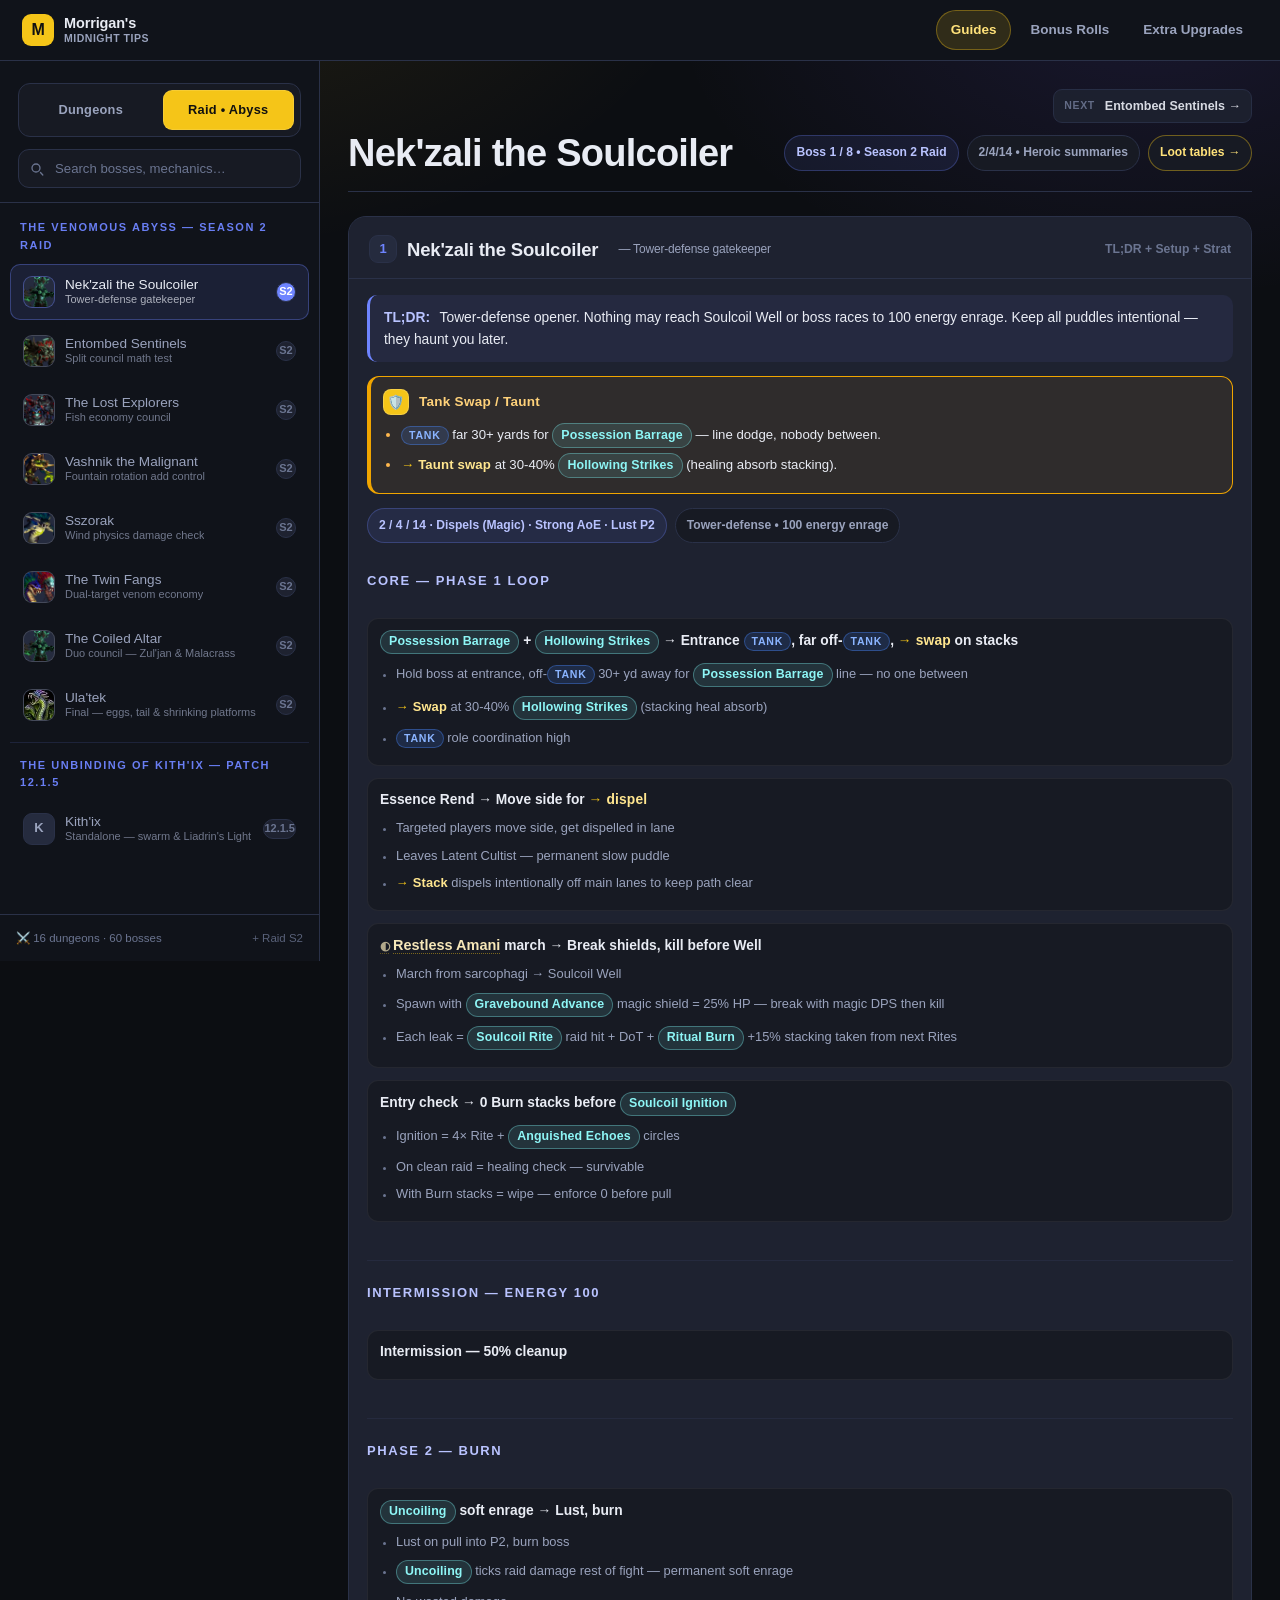
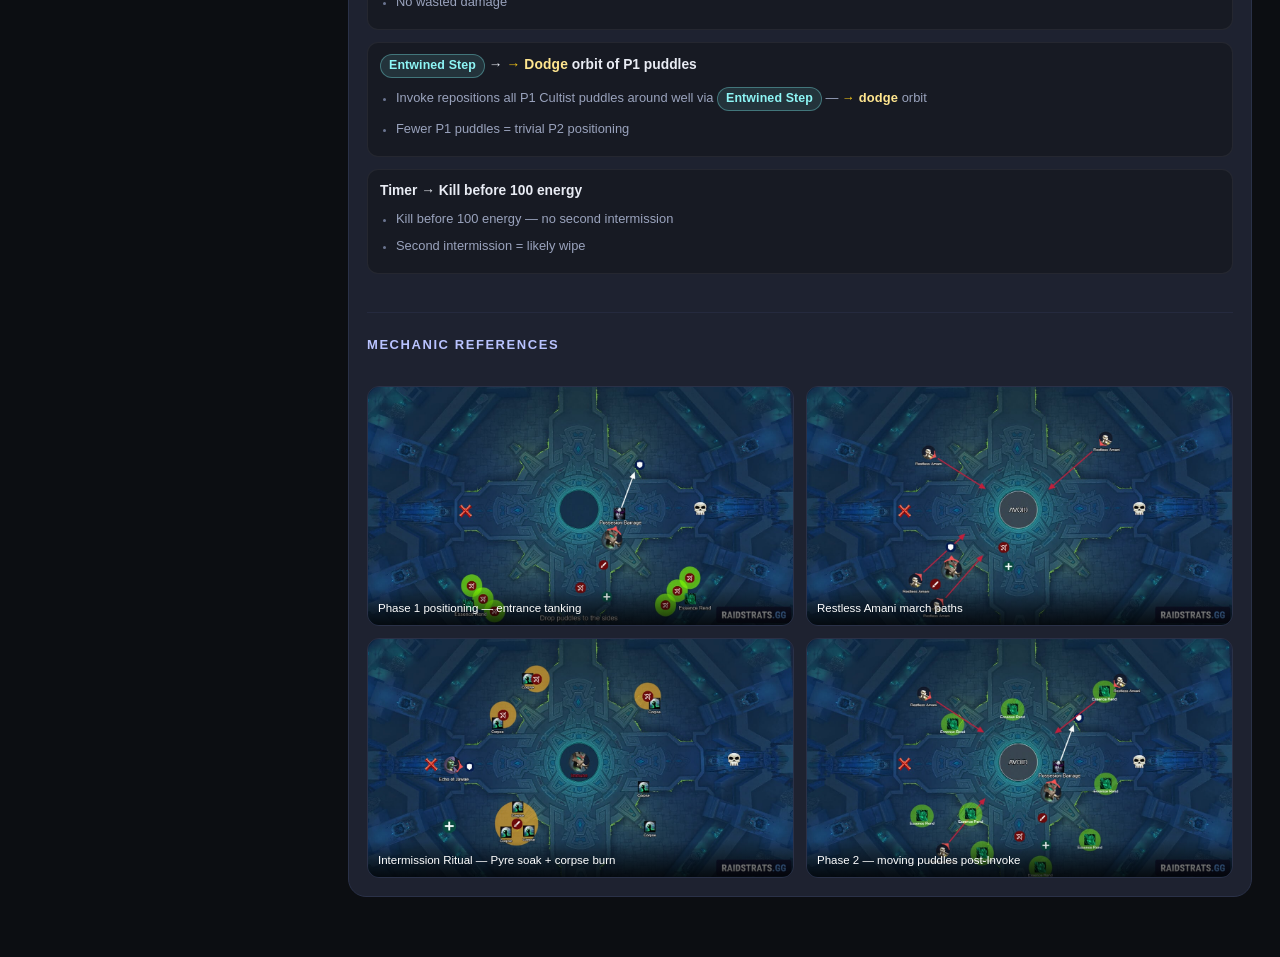
<file: index.html>
<!doctype html>
<html lang="en">
<head>
<meta charset="utf-8"/>
<meta name="viewport" content="width=device-width, initial-scale=1, viewport-fit=cover"/>
<meta name="color-scheme" content="dark"/>
<title>Morrigan's Midnight Tips</title>
<link rel="icon" href="data:," />
<link rel="stylesheet" href="assets/site.css" />
<style>
  :root{
    --bg:#0c0e12;
    --bg2:#10131a;
    --panel:#171a23;
    --panel2:#1e2230;
    --panel3:#252b3e;
    --line:#2a3148;
    --line2:#313a56;
    --ink:#e9ecf4;
    --muted:#9aa3bd;
    --muted2:#6b7591;
    --gold:#f5c518;
    --gold2:#ffe27a;
    --gold-dim:rgba(245,197,24,.14);
    --green:#3ae68a;
    --accent-venom:#6e84ff;
    --radius:18px;
    --radius-sm:12px;
    --shadow:0 2px 12px rgba(0,0,0,.35);
  }
  *{box-sizing:border-box}
  html{-webkit-font-smoothing:antialiased; scrollbar-color:var(--line2) var(--bg)}
  body{
    margin:0; background:var(--bg); color:var(--ink);
    font-family: ui-sans-system, -apple-system, BlinkMacSystemFont, "Segoe UI", "Inter", "SF Pro Text", Roboto, Helvetica, Arial, sans-serif;
    min-height:100dvh; line-height:1.6;
  }
  body::before{
    content:""; position:absolute; inset:0; height:120vh; pointer-events:none; z-index:-1;
    background:
      radial-gradient(900px 600px at 15% -10%, rgba(245,197,24,.10) 0%, transparent 60%),
      radial-gradient(800px 500px at 90% 0%, rgba(120,90,255,.12) 0%, transparent 60%),
      radial-gradient(600px 400px at 60% 120%, rgba(58,230,138,.07) 0%, transparent 60%);
  }
  button{font:inherit}
  .app{display:grid; grid-template-columns:320px 1fr; min-height:100dvh}
  @media (max-width:900px){.app{grid-template-columns:1fr}}

  .side{
    position:sticky; top:0; align-self:start; height:100dvh; overflow:auto; contain:paint;
    background:var(--bg2);
    border-right:1px solid var(--line);
    display:flex; flex-direction:column;
  }
  @media (max-width:900px){.side{position:static; height:auto; overflow:visible} .side .dungeon-list{display:none}}
  .side-top{padding:22px 18px 14px; border-bottom:1px solid var(--line); background:var(--bg2)}
  .switch{display:flex; gap:6px; padding:6px; background:var(--panel); border:1px solid var(--line); border-radius:12px; margin-bottom:12px}
  .switch-btn{flex:1; padding:9px 8px; border-radius:9px; border:1px solid transparent; background:transparent; color:var(--muted); font-weight:600; font-size:12.8px; cursor:pointer; transition:.14s; letter-spacing:.02em}
  .switch-btn.active{background:var(--gold); color:#101010; border-color:rgba(255,255,255,.12)}
  .switch-btn:hover:not(.active){background:var(--panel2); color:var(--ink); border-color:var(--line2)}
  .search-wrap{position:relative}
  .search-wrap input{
    width:100%; background:var(--panel); border:1px solid var(--line);
    color:var(--ink); padding:11px 12px 11px 36px; border-radius:11px; outline:none;
    font-size:13.2px; transition:.15s;
  }
  .search-wrap input::placeholder{color:var(--muted2)}
  .search-wrap input:focus{border-color:var(--line2); background:var(--panel2)}
  .search-wrap svg{position:absolute; left:11px; top:50%; transform:translateY(-50%); width:16px; height:16px; color:var(--muted2)}
  .clear-btn{position:absolute; right:8px; top:50%; transform:translateY(-50%); background:transparent; border:0; color:var(--muted2); cursor:pointer; padding:4px; border-radius:6px; display:none}
  .clear-btn.show{display:block}
  .dungeon-list{padding:10px 10px 18px; display:flex; flex-direction:column; gap:3px; flex:1}
  .season-head{font-size:11px; font-weight:700; letter-spacing:.14em; text-transform:uppercase; color:var(--gold2); padding:14px 10px 6px; margin-top:6px; opacity:.95; border-top:1px solid rgba(255,255,255,.06)}
  .season-head:first-child{border-top:0; margin-top:0; padding-top:6px}
  .season-head.raid-head{color:var(--accent-venom); border-top-color:rgba(110,132,255,.15)}
  .dungeon-btn{text-align:left; padding:11px 12px; border-radius:10px; border:1px solid transparent; background:transparent; color:var(--muted); cursor:pointer; transition:.14s; display:flex; align-items:center; justify-content:space-between; gap:10px; font-size:13.6px; font-weight:500}
  .dungeon-btn:hover{background:var(--panel); color:var(--ink); border-color:var(--line)}
  .dungeon-btn.active{background:rgba(245,197,24,.10); color:var(--ink); border-color:rgba(245,197,24,.28)}
  .dungeon-btn.raid-active{background:rgba(110,132,255,.12); border-color:rgba(110,132,255,.35); color:var(--ink)}
  .dungeon-btn.active .count{background:var(--gold); color:#111}
  .dungeon-btn.raid-active .count{background:var(--accent-venom); color:white}
  .dungeon-btn .name{white-space:nowrap; overflow:hidden; text-overflow:ellipsis}
  .count{font-size:11px; font-weight:700; min-width:20px; height:20px; display:grid; place-items:center; border-radius:999px; background:var(--panel2); color:var(--muted2); border:1px solid var(--line); flex-shrink:0}
  .side-foot{padding:14px 16px; border-top:1px solid var(--line); color:var(--muted2); font-size:11.5px; display:flex; justify-content:space-between; gap:10px; flex-wrap:wrap}

  .main{min-width:0; padding:28px 28px 60px; max-width:1220px; width:100%}
  @media (max-width:900px){.main{padding:18px 16px 40px}}
  .header{display:flex; gap:18px; flex-wrap:wrap; align-items:flex-end; justify-content:space-between; margin-bottom:24px; padding-bottom:20px; border-bottom:1px solid var(--line)}
  .header h2{margin:0; font-weight:800; font-size:clamp(26px,4vw,38px); line-height:.95; letter-spacing:-.02em}
  .header h2 b{color:var(--gold)}
  .header h2.raid-title b{color:var(--accent-venom)}
  .pill{display:inline-flex; align-items:center; gap:7px; padding:7px 11px; border-radius:999px; background:var(--panel); border:1px solid var(--line); color:var(--muted); font-size:12.1px; font-weight:600; flex-wrap:wrap}
  .pill.gold{border-color:rgba(245,197,24,.28); background:rgba(245,197,24,.08); color:var(--gold2)}
  .pill.venom{border-color:rgba(110,132,255,.28); background:rgba(110,132,255,.10); color:#b9c3ff}
  .boss-grid{display:grid; gap:18px}
  .boss-card{background:var(--panel2); border:1px solid var(--line); border-radius:var(--radius); overflow:hidden;}
  .boss-head{padding:18px 20px 14px; display:flex; align-items:center; justify-content:space-between; gap:12px; border-bottom:1px solid var(--line); background:var(--panel2)}
  .boss-head.raid-head{background:var(--panel2)}
  .boss-head h3{margin:0; font-weight:800; font-size:18.5px; letter-spacing:-.01em; display:flex; align-items:center; gap:10px}
  .boss-icon{width:28px; height:28px; border-radius:9px; display:grid; place-items:center; background:var(--panel3); border:1px solid var(--line); font-size:13px; color:var(--gold)}
  .boss-icon.raid{color:var(--accent-venom)}
  .boss-head .mini{color:var(--muted2); font-size:12.2px; font-weight:600}
  .tips{padding:6px 10px 12px; display:flex; flex-direction:column}
  .tip-row{display:grid; grid-template-columns:1fr 320px; gap:14px; padding:12px 10px; border-radius:12px; border:1px solid transparent}
  .tip-row:hover{background:rgba(255,255,255,.02); border-color:rgba(255,255,255,.04)}
  @media (max-width:920px){.tip-row{grid-template-columns:1fr}}
  .tip-text{font-size:14px; color:var(--ink); line-height:1.55; text-wrap:wrap; display:flex; gap:10px; align-items:flex-start}
  .tip-num{flex:0 0 26px; width:26px; height:26px; display:grid; place-items:center; background:var(--panel3); border:1px solid var(--line); border-radius:8px; color:var(--muted); font-size:11.5px; font-weight:700; margin-top:1px}
  .tip-row:hover .tip-num{color:var(--ink); border-color:var(--line2)}
  .tip-row.no-media{grid-template-columns:1fr}
  .tip-media{position:relative; border-radius:12px; overflow:hidden; background:var(--panel3); border:1px solid var(--line); aspect-ratio:16/9; display:grid; place-items:center}
  .tip-media img{width:100%; height:100%; object-fit:cover; display:block; cursor:zoom-in}
  .tip-media.empty{display:none}
  .img-badge{position:absolute; left:8px; bottom:8px; background:rgba(0,0,0,.72); color:white; font-size:11px; padding:4px 7px; border-radius:7px; border:1px solid rgba(255,255,255,.15)}

  /* RAID specifics */
  .raid-body{padding:16px 18px 18px}
  .tldr{background:rgba(245,197,24,.06); border-left:3px solid var(--gold); border-radius:10px; padding:12px 14px; font-size:13.8px; line-height:1.55; color:var(--ink); margin-bottom:14px}
  .tldr.venom-tldr{background:rgba(110,132,255,.08); border-left-color:var(--accent-venom)}
  .tldr strong{color:var(--gold); margin-right:6px}
  .tldr.venom-tldr strong{color:#b9c3ff}
  .setup-line{display:flex; gap:8px; flex-wrap:wrap; margin-bottom:14px}
  .strat{display:grid; gap:10px}
  .strat h4{margin:14px 0 6px; font-size:13px; letter-spacing:.12em; text-transform:uppercase; color:var(--gold2)}
  .strat h4.raid-h{color:#b9c3ff}
  .strat ul{margin:0; padding-left:18px; color:var(--ink); font-size:13.8px; line-height:1.55}
  .strat li{margin:5px 0}
  .strat li::marker{color:var(--muted2)}
  .img-grid{display:grid; grid-template-columns:repeat(2,1fr); gap:12px; margin-top:14px}
  @media (max-width:700px){.img-grid{grid-template-columns:1fr}}
  .img-card{border-radius:12px; overflow:hidden; background:var(--panel3); border:1px solid var(--line); aspect-ratio:16/9; position:relative}
  .img-card img{width:100%; height:100%; object-fit:cover; display:block; cursor:zoom-in}
  .img-card .cap{position:absolute; left:0; right:0; bottom:0; background:linear-gradient(0deg,rgba(0,0,0,.78),transparent); color:white; font-size:11.5px; padding:10px 10px 8px}

  .no-results{padding:40px 20px; text-align:center; color:var(--muted); border:1px dashed var(--line); border-radius:16px; background:var(--panel)}
  .mobile-dungeons{display:none; margin-bottom:18px}
  @media (max-width:900px){
    .mobile-dungeons{display:block}
    .mobile-dungeons select{width:100%; padding:12px 14px; border-radius:12px; background:var(--panel); color:var(--ink); border:1px solid var(--line); font-size:14px}
  }
  .lightbox{position:fixed; inset:0; z-index:60; display:none; place-items:center; padding:20px; background:rgba(5,6,10,.86);}
  .lightbox.open{display:grid}
  .lightbox img{max-width:min(1100px,92vw); max-height:86vh; border-radius:14px; border:1px solid rgba(255,255,255,.12)}
  .lightbox .close{position:absolute; top:16px; right:16px; width:40px; height:40px; border-radius:99px; background:rgba(255,255,255,.08); border:1px solid rgba(255,255,255,.12); color:white; cursor:pointer; display:grid; place-items:center}
  kbd{font-family:ui-monospace,monospace; font-size:11px; background:var(--panel3); border:1px solid var(--line); border-bottom-width:2px; padding:2px 6px; border-radius:6px; color:var(--muted)}

  /* readability tokens */
  .spell{
    display:inline-flex; align-items:center; gap:4px;
    padding:2px 8px; border-radius:999px;
    background:rgba(122,236,236,.12);
    border:1px solid rgba(122,236,236,.36);
    color:#8ef6f6; font-weight:700; font-size:12.4px; letter-spacing:.01em;
    white-space:nowrap;
  }
  .entity{
    font-weight:800; color:#f6e7b8; font-size:105%;
    text-decoration: underline dotted rgba(245,197,24,.45);
    text-underline-offset:3px; text-decoration-thickness:1.4px;
  }
  .entity::before{content:"◐"; font-size:.85em; margin-right:3px; opacity:.7}
  .role{
    display:inline-flex; align-items:center; justify-content:center;
    padding:1px 7px; border-radius:999px; font-size:10.6px; font-weight:800;
    text-transform:uppercase; letter-spacing:.07em; line-height:1.4;
    border:1px solid transparent; vertical-align:middle;
  }
  .role-tank{background:rgba(72,135,255,.16); border-color:rgba(72,135,255,.38); color:#8ab4ff}
  .role-healer{background:rgba(52,211,121,.16); border-color:rgba(52,211,121,.36); color:#7be6a2}
  .role-dps{background:rgba(255,90,90,.15); border-color:rgba(255,90,90,.36); color:#ff9494}
  .action{
    color:#ffe68f; font-weight:700; letter-spacing:.01em;
  }
  .action::before{content:"→ "; color:var(--gold); font-weight:900}
  strong.action{color:#ffe68f; font-weight:800}
  .dungeon-btn .raid-ico{
    width:32px; height:32px; border-radius:9px; object-fit:cover; flex:0 0 32px;
    border:1px solid rgba(255,255,255,.14); background:var(--panel3);
    image-rendering:-webkit-optimize-contrast;
  }
  .dungeon-btn.raid-active .raid-ico{
    border-color:rgba(110,132,255,.42);
  }
  .tank-box{
    margin:12px 0 14px; padding:12px 12px 10px 12px;
    border-radius:12px;
    border:1.5px solid #f0a500; border-left-width:4px;
    background:rgba(240,165,0,.08);
    box-shadow:none;
    color:var(--ink);
  }
  .tank-box-head{display:flex; align-items:center; gap:10px; margin-bottom:8px; font-weight:800; letter-spacing:.02em; font-size:13.5px; color:#ffd27a}
  .tank-box-head .tb-icon{width:26px; height:26px; border-radius:8px; display:grid; place-items:center; background:var(--gold); color:#1a1200; font-size:14px; font-weight:900; border:1px solid rgba(255,255,255,.18)}
  .tank-box ul{margin:6px 0 0 18px; padding:0; font-size:13.2px; line-height:1.52}
  .tank-box li{margin:5px 0}
  .tank-box li::marker{color:#ffb84d}

  .pn-top{
    display:flex; justify-content:space-between; gap:8px; margin:0 0 12px; align-items:center;
  }
  .pn-btn{
    display:inline-flex; align-items:center; gap:6px; white-space:nowrap;
    border:1px solid var(--line); background:var(--panel2); color:var(--ink);
    border-radius:10px; cursor:pointer; transition:.14s; font-weight:600;
    text-align:left; max-width:44vw; overflow:hidden; text-overflow:ellipsis;
  }
  .pn-btn.small{padding:6px 10px; font-size:12.5px; border-radius:9px; opacity:.92}
  .pn-btn.large{padding:12px 18px; font-size:14px; border-radius:12px; min-width:160px; justify-content:center; font-weight:700}
  .pn-btn:hover{border-color:var(--line2); background:var(--panel3); transform:translateY(-1px)}
  .pn-btn:active{transform:translateY(0)}
  .pn-btn[disabled], .pn-btn.disabled{
    opacity:.32; pointer-events:none; border-style:dashed;
  }
  .pn-btn.venom:hover{border-color:rgba(110,132,255,.45)}
  .pn-btn.gold:hover{border-color:rgba(245,197,24,.42)}
  .pn-label{white-space:nowrap; max-width:22ch}
  @media (max-width:480px){
    .pn-btn{max-width:none; min-width:0; white-space:normal}
    .pn-btn.small{padding:6px 8px}
    .pn-label{white-space:normal; max-width:18ch; line-height:1.2}
    .pn-hint{flex:0 0 auto}
  }
  .pn-hint{font-size:10.5px; color:var(--muted2); letter-spacing:.06em; text-transform:uppercase; font-weight:700; margin-right:4px}

  /* Title deeplink */
  .deeplink{
    color:inherit; text-decoration:none; cursor:pointer; position:relative;
    display:inline-flex; align-items:center; gap:8px;
  }
  .deeplink:hover{ text-decoration:underline; text-underline-offset:4px; text-decoration-thickness:1.5px; }
  .header h2:not(.raid-title) .deeplink:hover{ text-decoration-color: var(--gold); }
  .header h2.raid-title .deeplink:hover{ text-decoration-color: var(--accent-venom); }
  .deeplink .link-ic{
    opacity:0; transform: translateX(-4px);
    font-size:14px; line-height:1; transition: opacity .15s ease, transform .15s ease;
    filter: saturate(.8);
  }
  .deeplink:hover .link-ic, .deeplink:focus-visible .link-ic{ opacity:1; transform: translateX(0); }
  .deeplink:focus-visible{ outline:none; text-decoration:underline; text-underline-offset:4px; }
  #copyFeedback{
    position:fixed; left:50%; bottom:22px; transform:translateX(-50%) translateY(8px);
    background:#1c2236; color:#dbe3ff; border:1px solid rgba(110,132,255,.35);
    border-left:2px solid var(--accent-venom);
    padding:8px 14px; border-radius:10px; font-size:12.5px; font-weight:600;
    opacity:0; pointer-events:none; transition: opacity .18s, transform .18s; z-index:99999;
  }
  #copyFeedback.show{ opacity:1; transform:translateX(-50%) translateY(0); }

  /* Mech scannability */
  .strat ul{list-style:none; padding-left:0}
  .strat ul li.mech-item{
    padding:11px 12px; border:1px solid rgba(255,255,255,.06); border-radius:11px;
    background:var(--panel);
    margin:10px 0;
  }
  .strat ul li.mech-item + li.mech-item{margin-top:12px}
  .mech-lead{font-weight:700; font-size:13.8px; line-height:1.45; margin-bottom:6px}
  .mech-lead strong{font-weight:800}
  .mech-subs{margin:6px 0 0 0; padding-left:16px !important; list-style:disc !important}
  .mech-subs li{padding:3px 0; margin:3px 0 !important; border:0 !important; background:transparent !important; font-size:12.9px; color:var(--muted); line-height:1.45}
  .mech-subs li::marker{color:var(--muted2); font-size:11px}
  .mech-divider{height:1px; background:var(--line); margin:18px 0 8px; opacity:.6}
  .mech-ico{width:22px; height:22px; border-radius:7px; object-fit:cover; border:1px solid var(--line); vertical-align:middle; margin-right:6px; background:var(--panel3); display:inline-block}

  /* Spell tooltips - desktop only */
  .spell{
    position:relative;
  }
  @media (hover: hover) and (pointer: fine){
    .spell{cursor:help}
    .spell:hover,.spell:focus{opacity:.92; outline:none}
    .spell:focus-visible{outline:2px solid rgba(122,236,236,.5); outline-offset:2px}
  }
  #spellTooltip{
    position:fixed;
    left:0; top:0;
    max-width:320px;
    width:max-content;
    max-width:min(320px, calc(100vw - 24px));
    background:#1b1f2e;
    color:#e9ecf6;
    border:1px solid rgba(122,236,236,.38);
    border-left:3px solid #7aecec;
    border-radius:10px;
    padding:10px 12px 9px;
    font-size:12.7px;
    line-height:1.45;
    font-weight:500;
    z-index:9999;
    opacity:0;
    transform:translateY(4px) scale(.98);
    pointer-events:none;
    transition:opacity .14s ease, transform .14s ease;
    text-wrap:wrap;
    white-space:normal;
  }
  #spellTooltip.show{
    opacity:1;
    transform:translateY(0) scale(1);
  }
  #spellTooltip::before{
    content:"";
    position:absolute;
    width:8px; height:8px;
    background:#1b1f2e;
    border-left:1px solid rgba(122,236,236,.38);
    border-top:1px solid rgba(122,236,236,.38);
    transform:rotate(45deg);
    left:16px;
    bottom:-5px;
  }
  #spellTooltip.flip-above::before{
    top:-5px; bottom:auto;
    transform:rotate(225deg);
  }
  @media (max-width:768px), (hover: none), (pointer: coarse){
    #spellTooltip{display:none !important}
    .spell{cursor:default}
  }
</style>
</head>
<body>
<header class="site-topbar">
  <a class="site-brand" href="index.html" aria-label="Morrigan's Midnight Tips — home">
    <span class="brand-mark">M</span>
    <span class="brand-name">Morrigan's<small>MIDNIGHT TIPS</small></span>
  </a>
  <nav class="site-nav" aria-label="Site sections">
    <a href="index.html" aria-current="page">Guides</a>
    <a href="bonus-rolls.html">Bonus Rolls</a>
    <a href="extra-upgrades.html">Extra Upgrades</a>
  </nav>
</header>
<div class="app">
  <aside class="side" aria-label="Navigation">
    <div class="side-top">
      <div class="switch" role="tablist">
        <button class="switch-btn active" id="swDungeon" role="tab" aria-selected="true">Dungeons</button>
        <button class="switch-btn" id="swRaid" role="tab" aria-selected="false">Raid • Abyss</button>
      </div>
      <div class="search-wrap">
        <svg viewBox="0 0 16 16" fill="none" aria-hidden="true"><path d="M11.5 11.5L13.8 14" stroke="currentColor" stroke-width="1.3" stroke-linecap="round"/><circle cx="7" cy="7" r="4" stroke="currentColor" stroke-width="1.3"/></svg>
        <input id="q" placeholder="Search bosses, mechanics…" autocomplete="off" spellcheck="false"/>
        <button class="clear-btn" id="clearQ" aria-label="Clear search">✕</button>
      </div>
    </div>
    <div class="dungeon-list" id="dungeonList"></div>
    <div class="side-foot"><span>⚔️ 16 dungeons · 60 bosses</span><span style="opacity:.8">+ Raid S2</span></div>
  </aside>
  <main class="main">
    <div class="mobile-dungeons"><select id="mobileSelect" aria-label="Select"></select></div>
    <div class="pn-top" id="topPrevNext" aria-label="Previous Next top"></div>
    <div class="header">
      <h2 id="dungeonTitle">Temple of Sethraliss</h2>
      <div class="meta" id="headerMeta" aria-live="polite"></div>
    </div>
    <div class="boss-grid" id="bossGrid"></div>
  </main>
</div>
<div class="lightbox" id="lightbox" aria-hidden="true" role="dialog"><button class="close" id="lbClose" aria-label="Close">✕</button><img id="lbImg" alt="Zoomed screenshot" decoding="async"/></div>
<div id="spellTooltip" role="tooltip" aria-hidden="true"></div>
<div id="copyFeedback" role="status" aria-live="polite"></div>
<script>
// Keep the GitHub Pages link at the repo root while serving the preview copy from Hatch's asset route.
document.addEventListener('click', (e)=>{
  const previewLink=e.target.closest && e.target.closest('a[data-preview-href]');
  if(previewLink && location.pathname.includes('/spaces/v2/')){
    e.preventDefault();
    location.href=previewLink.dataset.previewHref;
    return;
  }

  const a=e.target.closest && e.target.closest('a.deeplink');
  if(!a) return;
  const href=a.getAttribute('href')||'';
  if(!href.startsWith('#')) return;
  const el=document.getElementById('copyFeedback');
  if(el){
    el.textContent='Link copied · '+href;
    el.classList.add('show');
    clearTimeout(window.__cf_t);
    window.__cf_t=setTimeout(()=>el.classList.remove('show'),1400);
  }
});
</script>
<script>

const IMAGE_MAP={"flp6.png":"rlp6.png"};
const DUNGEONS={
  "Temple of Sethraliss":{bosses:[
    {name:"Adderis and Aspix",tips:[{text:"1 boss has immunity. Always target the one that takes damage"},{image:"tos1.png",text:"2 players targeted, <span class=\"action\">drop puddles</span>. Drop them away. Center is a good place"},{image:"tos2.png",text:"Line attacks with knockbacks"},{image:"tos4.png",text:"<span class=\"action\">Group soak</span> after knockback"}]},
    {name:"Merektha",tips:[{text:"Alternates between boss phase and adds phase"},{image:"tos5.png",text:"Knot of snakes. Group in melee range. 2 targeted players are stunned until snakes CCd. Then lots of snakes spawn"},{image:"tos6.png",text:"2 targeted players start dropping puddles"},{image:"tos7.png",text:"Adds phase. <span class=\"action\">Interrupt</span> cast. Storm puddles spawn. <span class=\"role role-tank\">Tank</span> near existing puddles"}]},
    {name:"Galvazzt",tips:[{text:"Similar to the Skyreach boss"},{image:"tos8.png",text:"3 beams to be soaked"},{image:"tos9.png",text:"Then boss hits and drops puddle"}]},
    {name:"Avatar of Sethraliss",tips:[{text:"Trash based fight. Heal boss to win"},{image:"tos10.png",text:"Phase 1. Adds channel healing prevention. Don't heal the boss now."},{image:"tos11.png",text:"Avoid AOE on some mob death"},{image:"tos12.png",text:"3 Soaks. You have 4.5s to <span class=\"action\">soak</span> them or they explode. <span class=\"action\">Soak</span> ASAP. Successful soaks heal the boss"},{image:"tos13.png",text:"<span class=\"action\">Drop puddles</span> away"},{image:"tos14.png",text:"Phase 2. <span class=\"role role-healer\">Healer</span> now can heal boss. Adds fixate <span class=\"role role-healer\">healer</span>. <span class=\"role role-healer\">Healer</span> needs to <span class=\"action\">kite</span> and heal. Each wave you kill heals the boss."}]}
  ]},
  "King's Rest":{bosses:[
    {name:"The Golden Serpent",tips:[{image:"kr1.png",text:"2 players targeted. <span class=\"action\">Drop puddles</span> together and near existing ones"},{image:"kr2.png",text:"Puddles turn into mobs trying to reach boss. Kill them before they reach boss"}]},
    {name:"Mchimba the Embalmer",tips:[{text:"Drain fluids. <span class=\"role role-healer\">Healer</span> remove debuff by healing to over 90%"},{image:"kr3.png",text:"2 mummy adds spawn. <span class=\"role role-tank\">Tank</span> grab aggro. Cleave under boss"},{text:"Entombed player: spam special action button to shake the tomb, so other players can free"},{image:"kr4.png",text:"Drops large puddle"}]},
    {name:"Council of Tribes",tips:[{image:"kr5.png",text:"First boss, spinnig axes. Fight this boss in the center"},{image:"kr6.png",text:"Second boss. <span class=\"action\">Group soak</span>. All stay close"},{image:"kr7.png",text:"Third boss spawns totems. Explosive Totem prio. Then Thundering Totem. Then Torrent Totem."}]},
    {name:"the Shade of Zul Miniboss",tips:[{image:"kr8.png",text:"2 soaks. <span class=\"role role-tank\">Tank</span> soaks one. Anyone else soaks the other."},{image:"kr9.png",text:"2 players targeted. <span class=\"action\">Spread out</span>"}]},
    {name:"Dazar, The First King",tips:[{image:"kr10.png",text:"<span class=\"action\">Dodge</span> falling spears. <span class=\"role role-tank\">Tank</span> face boss away from group"},{text:"Focus Reban first"},{image:"kr11.png",text:"Quaking leap. Move away if you are targeted. Moving further reduces damage. Combat drops remove all remaining leaps"}]}
  ]},
  "Ruby Life Pools":{bosses:[
    {name:"Melidrussa Chillworn",tips:[{text:"<span class=\"action\">Interrupt</span> Frigid Shard. Group should <span class=\"action\">stack</span>"},{image:"rlp1.png",text:"Spawn crystals all close"},{image:"rlp2.png",text:"Player targeted run away from group to spawn the tornado"},{image:"rlp3.png",text:"That player spawns the tornado that pulls everyone in"},{image:"rlp4.png",text:"Adds spawn. <span class=\"role role-tank\">Tanks</span> get ready to get aggro. Break boss shield"}]},
    {name:"Kokia Blazehoof",tips:[{image:"rlp5.png",text:"Targeted player spawns add. Drop new add near existing puddle. They leave big puddle on death"},{text:"<span class=\"action\">Interrupt</span> Blaze volley. Kick late"},{image:"flp6.png",text:"<span class=\"action\">Dodge</span> the boulder. Aim it away"}]},
    {name:"Kyrakka and Erkhart",tips:[{image:"rlp7.png",text:"2 players debuffed. Put puddles away. Puddles will move"},{text:"When dragon is on ground, dmg dragon"},{text:"Wind order: NW edge, SW statue, SE entrace, NE statue. That's where to drop the puddles"}]}
  ]},
  "Voidscar Arena":{bosses:[
    {name:"Taz'Rah",tips:[{image:"vsa1.png",text:"Line attacks that apply dot. <span class=\"action\">Loosely spread</span>. Shades will leave puddles after the attack"},{image:"vsa2.png",text:"Orbs shoot from puddles"}]},
    {name:"Atroxus",tips:[{image:"vsa3.png",text:"Poison puddles. <span class=\"action\">Dodge</span>"},{image:"vsa4.png",text:"Random target frontal. <span class=\"action\">Dodge</span>. Ranged players don't play too far"},{image:"vsa5.png",text:"Roar spawns add that fixates <span class=\"role role-tank\">tank</span>. <span class=\"role role-tank\">Tank</span> kites. <span class=\"role role-dps\">Dps</span> focus add"}]},
    {name:"Charonus",tips:[{image:"vsa6.png",text:"3 singularities pull players in. Avoid"},{image:"vsa7.png",text:"Circle around each player. <span class=\"action\">Loosely spread</span>"},{image:"vsa8.png",text:"Orbs fixate random players. <span class=\"action\">Kite</span> to destroy singularities. <span class=\"role role-dps\">DPS</span> pre position near a singularity. <span class=\"role role-tank\">Tank</span> point boss away from <span class=\"role role-dps\">DPS</span> players"}]}
  ]},
  "Den of Nalorakk":{bosses:[
    {name:"Hoardmonger",tips:[{image:"den1.png",text:"At 90, 70, 40% health boss runs to resources pile. Empowers a boss ability. Order: Meat at entrance, bone pile, mushrooms"},{image:"den2.png",text:"AOE with knockback"},{image:"den3.png",text:"<span class=\"action\">Dodge</span> frontal. Leaves spikes"},{image:"den4.png",text:"Mushrooms that explode. <span class=\"action\">SOAK</span>"}]},
    {name:"Sentinel of Winter",tips:[{text:"<span class=\"action\">Dispel</span> Glacial Torment"},{image:"den5.png",text:"Rotating tornado spawns under players. <span class=\"action\">Stack</span> before spawn"},{image:"den6.png",text:"Stationary adds. <span class=\"action\">Interrupt</span>. Drag boss to them one at a time."},{image:"den7.png",text:"<span class=\"action\">Soak</span> when add dies"},{image:"den8.png",text:"During <span class=\"spell\" data-tooltip=\"Roaming tornadoes dealing nature damage on contact\" tabindex=\"0\" aria-describedby=\"spellTooltip\">tempest</span> stay near boss. Constant pushbacks"},{image:"den9.png",text:"Stand on snowpile during pushback"}]},
    {name:"Nalorakk",tips:[{image:"den10.png",text:"Echoes spawn under 3 players. Drop near existing echoes. Don't get too close to them"},{image:"den11.png",text:"Intercept charging echoes"},{image:"den12.png",text:"Step into the shield. Ends with knockback"},{image:"den13.png",text:"<span class=\"role role-tank\">Tank</span> <span class=\"action\">soak</span>, right after shield"}]}
  ]},
  "Murder Row":{bosses:[
    {name:"Kystia Manaheart",tips:[{image:"row1.png",text:"Focus Nibbles down to 20%. Then boss takes double damage."},{text:"<span class=\"action\">Dispel</span> Corroding Spittle"},{image:"row2.png",text:"<span class=\"action\">Dodge</span> frontal. Starts with <span class=\"role role-tank\">tank</span>"},{image:"row3.png",text:"<span class=\"action\">Dodge</span> this"},{image:"row4.png",text:"<span class=\"action\">Interrupt</span> or CC mirror images"}]},
    {name:"Zaen Bladesorrow",tips:[{image:"row5.png",text:"1 of the barrels is fel infused"},{image:"row6.png",text:"Fire bombs. One player targets the fel infused. Do not hit normal barrels."},{image:"row7.png",text:"Murder in a row. Intercept line with a barrel."}]},
    {name:"Xathuux the Annihilator",tips:[{image:"row8.png",text:"<span class=\"role role-tank\">Tank</span> on edge of arena. Face boss outwards."},{image:"row9.png",text:"Player targeted by axe, run melee. <span class=\"action\">Swap</span> to the add"},{image:"row10.png",text:"Demonic rage. Takes 30% more damage, makes puddles. Use 1/3 of arena per phase"}]},
    {name:"Lithiel Cinderfury",tips:[{image:"row11.png",text:"First infernal doesn't die. <span class=\"role role-tank\">Tank</span> to <span class=\"action\">kite</span> it."},{image:"row12.png",text:"AOE hit + spawns. Get circles close. Use CCs and cleave."},{text:"Kick Chaos Bolt"},{image:"row13.png",text:"Gate and shockwave. Kill adds before shockwave reaches them. Avoid shockwave taking teleport"}]}
  ]},
  "Blinding Vale":{bosses:[
    {name:"Lightblossom Trinity",tips:[{image:"vale1.png",text:"<span class=\"action\">Interrupt</span> Kezkitt"},{image:"vale2.png",text:"<span class=\"action\">Dodge</span> line attack through the 3 circles"},{image:"vale3.png",text:"When turned into flowers, <span class=\"action\">soak</span>. Step out of puddle at the end"},{image:"vale4.png",text:"Big circle, move away from group"}]},
    {name:"Ikuzz",tips:[{image:"vale5.png",text:"Thorns will root you"},{image:"vale6.png",text:"Knockback. Don't get pushed into roots. Roots after 4 seconds. If melee, reach melee range before auto root but don't <span class=\"action\">stack</span>"},{image:"vale7.png",text:"Fixated player leads boss to walk over roots to destroy them"},{image:"vale8.png",text:"Frenzy. Pulses damage. Group defensives and healing cooldowns"}]},
    {name:"Lightwarden Ruia",tips:[{image:"vale9.png",text:"Phase1. <span class=\"action\">Interrupt</span>"},{image:"vale10.png",text:"Phase1. Tornadoes shoot out, silence on hit. Do not <span class=\"action\">stack</span>. <span class=\"action\">Spread out</span> and <span class=\"action\">dodge</span>"},{image:"vale12.png",text:"Phase2. Frontal to 3 players. Don't get hit twice. <span class=\"action\">Loosely spread</span>"},{text:"Phase3. All spells active. Use cooldowns"}]},
    {name:"Ziekket",tips:[{image:"vale13.png",text:"<span class=\"action\">Interrupt</span>, CC, kill adds"},{image:"vale14.png",text:"Aim beam at dead adds"},{image:"vale15.png",text:"<span class=\"action\">Soak orbs</span>"}]}
  ]},
  "Altar of Fangs":{bosses:[
    {name:"Rav'i",tips:[{image:"altar1.png",text:"2 piles have a corpse. <span class=\"role role-tank\">Tank</span> drag boss on pile without corpse"},{image:"altar2.png",text:"<span class=\"action\">Loosely spread</span>"}]},
    {name:"The Writing Coil",tips:[{text:"Keep dmg cooldowns for phase 2"},{image:"altar3.png",text:"Phase 1. <span class=\"action\">Interrupt</span> Toxic Atrophy"},{image:"altar4.png",text:"<span class=\"action\">Dodge</span> line attack"},{image:"altar5.png",text:"<span class=\"action\">Dodge</span> frontal"},{image:"altar6.png",text:"Intermission. Pull tethers"},{image:"altar7.png",text:"Random fixates. Keep them grouped up. Avoid center of arena at end of phase"}]},
    {name:"Ascendant Serpent (miniboss)",tips:[{image:"altar8.png",text:"Circle and dot that spawn hatchlings. <span class=\"action\">Loosely spread</span>, then AOE"},{image:"altar9.png",text:"Avoid tornadoes and line attack"}]},
    {name:"Zul'jan",tips:[{image:"altar10.png",text:"<span class=\"action\">Soak</span> the 4 beams. Beams add stacks. If stacks end you die. Stacks removed by physical damage, which drops puddles"},{image:"altar11.png",text:"You can use this to clear stacks. Cast twice per phase. You just need to use it once. <span class=\"role role-tank\">Tanks</span> get cleared by melee attacks"},{image:"altar12.png",text:"<span class=\"spell\" data-tooltip=\"Spinning axe hitbox; 583k physical within 4 yards, persists\" tabindex=\"0\" aria-describedby=\"spellTooltip\">Axegrinder</span>. <span class=\"action\">Dodge</span> spinning axes"}]}
  ]},
  "Algeth’ar Academy":{bosses:[
    {name:"Overgrown Ancient",tips:[{text:"The tree"},{image:"academy1.png",text:"All players <span class=\"action\">stack</span> closely to spawn adds close."},{text:"Cleave adds"}]},
    {name:"Crawth",tips:[{text:"Mostly just dodging"},{image:"academy2.png",text:"3 balls to Air first."},{text:"3 balls to Fire"}]},
    {name:"Vexamus",tips:[{image:"academy3.png",text:"<span class=\"action\">Soak</span> the orbs."},{image:"academy4.png",text:"<span class=\"action\">Drop puddles</span> on the outside."}]},
    {name:"Echo of Doragosa",tips:[{image:"academy5.png",text:"Start taking at entrance."},{text:"Being hit by any ability, at 3 stacks, opens another Rift"}]}
  ]},
  "Maisara Caverns":{bosses:[
    {name:"Muro'jin and Nekraxx",tips:[{text:"Shared health pool, damage evenly"},{image:"maisara1.png",text:"Position around boss to avoid barrage."},{image:"maisara2.png",text:"Self-freeze on trap when targeted."}]},
    {name:"Vordaza",tips:[{text:"Healing check boss"},{image:"maisara3.png",text:"Phantom adds. Make phantoms collide."},{text:"Do not collide 2 pairs of phantoms too quickly (big group DoT)"},{image:"maisara4.png",text:"Intermission: burst boss shield and <span class=\"action\">interrupt</span> channel."}]},
    {name:"Rak'tul",tips:[{image:"maisara5.png",text:"3 players targeted, drop totems close."},{text:"3rd totem can be dropped on top of 1st totem!"},{image:"maisara6.png",text:"Focus totems."},{text:"<span class=\"role role-tank\">Tank</span>: stay opposite side of players (to <span class=\"action\">drop puddle</span> away)"},{image:"maisara7.png",text:"Intermission: silence/kick adds."}]}
  ]},
  "Pit of Saron":{bosses:[
    {name:"Forgemaster Garfrost",tips:[{image:"saron01.png",text:"2 chunks created."},{image:"saron02.png",text:"<span class=\"role role-tank\">Tank</span> destroy 1 chunk"},{image:"saron03.png",text:"Hide behind other chunk. <span class=\"role role-tank\">Tank</span> near it."},{text:"Then move to other forge."}]},
    {name:"Ick and Krick",tips:[{text:"Duo, shared health pool"},{image:"saron04.png",text:"<span class=\"role role-tank\">Tank</span> drag boss to adds"},{text:"<span class=\"action\">Interrupt</span> Death Bolt"},{image:"saron05.png",text:"Get 'em Ick phase. Fixates a player. <span class=\"action\">Kite</span>"}]},
    {name:"Scourgelord Tyrannus",tips:[{image:"saron06.png",text:"Defuse illuminated piles"},{image:"saron07.png",text:"<span class=\"role role-tank\">Tank</span> on remaining pile"},{image:"saron08.png",text:"<span class=\"action\">Interrupt</span> Plague Bolt"}]}
  ]},
  "Skyreach":{bosses:[
    {name:"Ranji",tips:[{image:"skyreach01.png",text:"Lots of dodging. <span class=\"role role-tank\">Tank</span> on edge and move around."},{image:"skyreach02.png",text:"<span class=\"action\">Dodge</span> Chakram, marked by arrow."}]},
    {name:"Araknath",tips:[{image:"skyreach03.png",text:"<span class=\"role role-tank\">Tank</span> melee, stationary boss."},{image:"skyreach04.png",text:"Intercept beams."},{image:"skyreach05.png",text:"Avoid big beams."}]},
    {name:"Rukhran",tips:[{image:"skyreach06.png",text:"Stationary, <span class=\"role role-tank\">tank</span> melee."},{image:"skyreach07.png",text:"<span class=\"role role-dps\">DPS</span> focus add. Drops an egg."},{image:"skyreach08.png",text:"Do NOT kill new adds on eggs."},{image:"skyreach09.png",text:"Searing Quills, hide behind pillar. <span class=\"role role-tank\">Tank</span> return to boss ASAP after."}]},
    {name:"High Sage Viryx",tips:[{image:"skyreach10.png",text:"<span class=\"role role-tank\">Tank</span> at entrance platform."},{image:"skyreach11.png",text:"Focus add (drags player away). CCs: stuns work."},{image:"skyreach12.png",text:"Lens flare: run away from it. Place puddles away."}]}
  ]},
  "Magister's Terrace":{bosses:[
    {name:"Arcanotron Custos",tips:[{image:"magister01.png",text:"Puddles space management."},{image:"magister02.png",text:"Intermission: <span class=\"action\">soak orbs</span>."}]},
    {name:"Seranel Sunlash",tips:[{text:"Silencing suppression zones."},{image:"magister03.png",text:"Runic Mark: remove by entering suppression. (do not do at same time)"},{image:"magister04.png",text:"Wave of Silence: enter suppression at end of cast."}]},
    {name:"Gemellus",tips:[{text:"Copies share health"},{image:"magister05.png",text:"Neural link: follow arrow to remove shield to a copy."}]},
    {name:"Degentrius",tips:[{text:"Volleyball match. Players spread around"},{image:"magister06.png",text:"Intercept ball."},{image:"magister07.png",text:"Hulking Fragment for <span class=\"role role-tank\">tank</span>, leaves puddle on expiration."}]}
  ]},
  "Nexus Point Xenas":{bosses:[
    {name:"Chief Corewright Kasreth",tips:[{image:"nexus01.png",text:"Remove rays when targeted"},{image:"nexus02.png",text:"Corespark detonation: knockback and puddle. Bait at edge"}]},
    {name:"Corewarden Nysarra",tips:[{image:"nexus03.png",text:"Avoid first beam"},{image:"nexus04.png",text:"Stand in second beam for 300% damage"},{image:"nexus05.png",text:"Away from other players when targeted"},{text:"Focus adds. <span class=\"action\">Interrupt</span> nullifiers. Must kill before intermission end."}]},
    {name:"Lothraxion",tips:[{image:"nexus06.png",text:"<span class=\"action\">Loosely spread</span> when targeted"},{image:"nexus07.png",text:"Intermission: <span class=\"action\">interrupt</span> clone WITHOUT horns. Or use Hunter's Mark"}]}
  ]},
  "Seat of the Triumvirate":{bosses:[
    {name:"Zuraal the Ascended",tips:[{image:"seat01.png",text:"<span class=\"action\">Drop puddle</span> at edges"},{image:"seat02.png",text:"Adds: don't let them reach boss. Use CCs"}]},
    {name:"Saprish",tips:[{text:"Boss and 2 pets share health"},{image:"seat03.png",text:"Remove bombs with circle. <span class=\"role role-tank\">TANK</span> to <span class=\"action\">soak</span> remaining bombs."},{text:"<span class=\"action\">Interrupt</span> Dread Screech"}]},
    {name:"Viceroy Nezhar",tips:[{image:"seat04.png",text:"Gates shoot orbs"},{text:"<span class=\"action\">Interrupt</span> Mind Blast"},{image:"seat05.png",text:"Focus tentacle adds"},{image:"seat06.png",text:"Intermission: run to center"}]},
    {name:"L'ura",tips:[{image:"seat07.png",text:"Aim beams to notes"},{text:"Intermission: boss takes 200% more damage"}]}
  ]},
  "Windrunner Spire":{bosses:[
    {name:"Emberdawn",tips:[{image:"windrunner01.png",text:"Flaming updraft: <span class=\"action\">drop puddles</span> away"},{image:"windrunner02.png",text:"Intermission: <span class=\"action\">dodge</span> stuff"}]},
    {name:"Derelict Duo",tips:[{text:"Cleave down duo evenly"},{image:"windrunner03.png",text:"<span class=\"action\">Drop puddles</span> on edges"},{image:"windrunner04.png",text:"Go behind other boss when targeted by hook"},{text:"Adds cannot be killed. CC"}]},
    {name:"Commander Kroluk",tips:[{image:"windrunner05.png",text:"Reckless Leap: targets furthest player. <span class=\"role role-tank\">TANK</span> can bait second leap."},{image:"windrunner06.png",text:"Intimidating Shout: <span class=\"action\">stack</span> near boss. (Or 1 <span class=\"action\">stack</span> for melee, 1 <span class=\"action\">stack</span> for ranged)"},{image:"windrunner07.png",text:"Intermission: focus adds"}]},
    {name:"The Restless Heart",tips:[{image:"windrunner08.png",text:"DoT <span class=\"action\">stack</span> when boss repositions. Using arrow removes DoT"},{image:"windrunner09.png",text:"Circle removes puddles"},{image:"windrunner10.png",text:"Bolt Gale: stand still"},{image:"windrunner11.png",text:"Windblast: jump with arrow"}]}
  ]}
};
const SEASON_2=["Temple of Sethraliss","King's Rest","Ruby Life Pools","Voidscar Arena","Den of Nalorakk","Murder Row","Blinding Vale","Altar of Fangs"];
const SEASON_1=["Algeth’ar Academy","Maisara Caverns","Pit of Saron","Skyreach","Magister's Terrace","Nexus Point Xenas","Seat of the Triumvirate","Windrunner Spire"];

// RAID DATA — scannable rewrite preserving all info
const RAID_ORDER=["Nek'zali the Soulcoiler","Entombed Sentinels","The Lost Explorers","Vashnik the Malignant","Sszorak","The Twin Fangs","The Coiled Altar","Ula'tek","Kith'ix"];
// Friendly aliases for task-requested names
const RAID_ALIASES={
  "Vashnik the Water-Gazer":"Vashnik the Malignant",
  "Sszorak the Ascended":"Sszorak",
  "Ithrax & Vexhul - The Twin Fangs":"The Twin Fangs",
  "Lost Explorers (Iku'nal & Nama'jin)":"The Lost Explorers"
};
function resolveRaidName(n){ return RAID_ALIASES[n]||n; }
const RAID_DATA={
  "Nek'zali the Soulcoiler":{
    short:"Tower-defense gatekeeper",
    bossNum:1,
    tldr:"Tower-defense opener. Nothing may reach Soulcoil Well or boss races to 100 energy enrage. Keep all puddles intentional — they haunt you later.",
    setup:"2 / 4 / 14 · Dispels (Magic) · Strong AoE · Lust P2",
    strategy:[
      {lead:"<span class=\"spell\" data-tooltip=\"30-yard line attack after Soul Channel that charms the first target hit, if no target hit Nek&#39;zali gains Possession\" tabindex=\"0\" aria-describedby=\"spellTooltip\">Possession Barrage</span> + <span class=\"spell\" data-tooltip=\"Physical tank melee combo applying stacking 10% healing absorption for 30s\" tabindex=\"0\" aria-describedby=\"spellTooltip\">Hollowing Strikes</span> → Entrance <span class=\"role role-tank\">tank</span>, far off-<span class=\"role role-tank\">tank</span>, <span class=\"action\">swap</span> on stacks", subs:[
        "Hold boss at entrance, off-<span class=\"role role-tank\">tank</span> 30+ yd away for <span class=\"spell\" data-tooltip=\"30-yard line attack after Soul Channel that charms the first target hit, if no target hit Nek&#39;zali gains Possession\" tabindex=\"0\" aria-describedby=\"spellTooltip\">Possession Barrage</span> line — no one between",
        "<span class=\"action\">Swap</span> at 30-40% <span class=\"spell\" data-tooltip=\"Physical tank melee combo applying stacking 10% healing absorption for 30s\" tabindex=\"0\" aria-describedby=\"spellTooltip\">Hollowing Strikes</span> (stacking heal absorb)",
        "<span class=\"role role-tank\">Tank</span> role coordination high"
      ]},
      {lead:"Essence Rend → Move side for <span class=\"action\">dispel</span>", subs:[
        "Targeted players move side, get dispelled in lane",
        "Leaves Latent Cultist — permanent slow puddle",
        "<span class=\"action\">Stack</span> dispels intentionally off main lanes to keep path clear"
      ]},
      {lead:"<span class=\"entity\">Restless Amani</span> march → Break shields, kill before Well", subs:[
        "March from sarcophagi → Soulcoil Well",
        "Spawn with <span class=\"spell\" data-tooltip=\"Magic absorb shield on Restless Amani equal to 25% health\" tabindex=\"0\" aria-describedby=\"spellTooltip\">Gravebound Advance</span> magic shield = 25% HP — break with magic DPS then kill",
        "Each leak = <span class=\"spell\" data-tooltip=\"Raid-wide shadow damage plus DoT when Restless Amani reaches Well, applies stacking 15% increased damage from next Rites\" tabindex=\"0\" aria-describedby=\"spellTooltip\">Soulcoil Rite</span> raid hit + DoT + <span class=\"spell\" data-tooltip=\"Stacking 15% increased damage taken from Soulcoil Rite\" tabindex=\"0\" aria-describedby=\"spellTooltip\">Ritual Burn</span> +15% stacking taken from next Rites"
      ]},
      {lead:"Entry check → 0 Burn stacks before <span class=\"spell\" data-tooltip=\"Four simultaneous Soulcoil Rites plus Anguished Echoes ground circles\" tabindex=\"0\" aria-describedby=\"spellTooltip\">Soulcoil Ignition</span>", subs:[
        "Ignition = 4× Rite + <span class=\"spell\" data-tooltip=\"8-yard shadow ground zones during Ignition, pulsing raid damage\" tabindex=\"0\" aria-describedby=\"spellTooltip\">Anguished Echoes</span> circles",
        "On clean raid = healing check — survivable",
        "With Burn stacks = wipe — enforce 0 before pull"
      ]}
    ],
    intermission:[
      {lead:"<span class=\"spell\" data-tooltip=\"50% health channel creating Echo of Jawae, lethal beam on completion\" tabindex=\"0\" aria-describedby=\"spellTooltip\">Soul Transfer</span> 50% → Beam channel creates Echo of Jawae", subs:[
        "Beam channels 50% <span class=\"spell\" data-tooltip=\"50% health channel creating Echo of Jawae, lethal beam on completion\" tabindex=\"0\" aria-describedby=\"spellTooltip\">Soul Transfer</span> creating <span class=\"entity\">Echo of Jawae</span>",
        "Don't stand in beam finish — lethal"
      ]},
      {lead:"<span class=\"spell\" data-tooltip=\"10-yard group fire damage split, applies Slithering Flame to non-hit targets\" tabindex=\"0\" aria-describedby=\"spellTooltip\">Hungering Pyre</span> + <span class=\"spell\" data-tooltip=\"Fire circle detonating after 6s into 4-yard incineration, Cremation burns nearby Vessel corpses\" tabindex=\"0\" aria-describedby=\"spellTooltip\">Slithering Flame</span> → <span class=\"action\">Soak</span> & burn corpses", subs:[
        "Melee <span class=\"action\">soak</span> <span class=\"spell\" data-tooltip=\"10-yard group fire damage split, applies Slithering Flame to non-hit targets\" tabindex=\"0\" aria-describedby=\"spellTooltip\">Hungering Pyre</span> — group 10y split",
        "Non-soakers get <span class=\"spell\" data-tooltip=\"Fire circle detonating after 6s into 4-yard incineration, Cremation burns nearby Vessel corpses\" tabindex=\"0\" aria-describedby=\"spellTooltip\">Slithering Flame</span> circles — both burn <span class=\"spell\" data-tooltip=\"Corpse of Restless Amani that reanimates as empowered add if not destroyed\" tabindex=\"0\" aria-describedby=\"spellTooltip\"><span class=\"entity\">Vessel of Awakening</span></span> corpses (dead Amani)",
        "On expiry Flame → <span class=\"spell\" data-tooltip=\"4-yard fire incineration from Slithering Flame expiry destroying Vessel corpses\" tabindex=\"0\" aria-describedby=\"spellTooltip\">Cremation</span> incinerates corpses in 4y radius",
        "Fewer Vessels = fewer empowered re-awakened Amani"
      ]},
      {lead:"Goal → Delete corpses, kill both Echoes", subs:[
        "Delete corpses mid-phase to trivialize P2",
        "Kill both Echoes to end intermission"
      ]}
    ],
    p2:[
      {lead:"<span class=\"spell\" data-tooltip=\"Periodic raid-wide shadow damage tick, permanent for remainder of fight\" tabindex=\"0\" aria-describedby=\"spellTooltip\">Uncoiling</span> soft enrage → Lust, burn", subs:[
        "Lust on pull into P2, burn boss",
        "<span class=\"spell\" data-tooltip=\"Periodic raid-wide shadow damage tick, permanent for remainder of fight\" tabindex=\"0\" aria-describedby=\"spellTooltip\">Uncoiling</span> ticks raid damage rest of fight — permanent soft enrage",
        "No wasted damage"
      ]},
      {lead:"<span class=\"spell\" data-tooltip=\"Repositions all Essence Rend puddles orbiting the Well\" tabindex=\"0\" aria-describedby=\"spellTooltip\">Entwined Step</span> → <span class=\"action\">Dodge</span> orbit of P1 puddles", subs:[
        "Invoke repositions all P1 Cultist puddles around well via <span class=\"spell\" data-tooltip=\"Repositions all Essence Rend puddles orbiting the Well\" tabindex=\"0\" aria-describedby=\"spellTooltip\">Entwined Step</span> — <span class=\"action\">dodge</span> orbit",
        "Fewer P1 puddles = trivial P2 positioning"
      ]},
      {lead:"Timer → Kill before 100 energy", subs:[
        "Kill before 100 energy — no second intermission",
        "Second intermission = likely wipe"
      ]}
    ],
    images:[
      {src:"assets/raid/nekzali-phase1-positioning.jpg",cap:"Phase 1 positioning — entrance tanking"},
      {src:"assets/raid/nekzali-phase1-amani.jpg",cap:"Restless Amani march paths"},
      {src:"assets/raid/nekzali-intermission.jpg",cap:"Intermission Ritual — Pyre soak + corpse burn"},
      {src:"assets/raid/nekzali-phase2.jpg",cap:"Phase 2 — moving puddles post-Invoke"}
    ]
  },
  "Entombed Sentinels":{
    short:"Split council math test",
    bossNum:2,
    tldr:"Council: 2 even teams 40+ yd apart (<span class=\"spell\" data-tooltip=\"99% damage reduction while Sentinels within 40 yards\" tabindex=\"0\" aria-describedby=\"spellTooltip\">Ula'tek's Dominance</span> = 99% DR when close). Keep HP even — <span class=\"spell\" data-tooltip=\"Both Sentinels gain 99% damage reduction for 30s while health equalizes to higher\" tabindex=\"0\" aria-describedby=\"spellTooltip\">Vitriolic Stasis</span> heals weaker to match stronger — and <span class=\"action\">swap</span> sides every intermission to drop Mark stacks.",
    setup:"2 / 4 / 14 · Magic dispels · Immunities cheat math · Lust Pull",
    green:[
      {lead:"<span class=\"spell\" data-tooltip=\"Venom orbs applying 16-second raid-wide nature DoT per orb\" tabindex=\"0\" aria-describedby=\"spellTooltip\">Toxic Droplets</span> → <span class=\"action\">Soak orbs</span> to spread Noxious Blast", subs:[
        "Orbs → 16s <span class=\"spell\" data-tooltip=\"16-second nature DoT from Toxic Droplets, pulses every 2 seconds\" tabindex=\"0\" aria-describedby=\"spellTooltip\">Noxious Blast</span> raid hit per orb",
        "<span class=\"action\">Soak</span> 1-2 per player, distribute damage evenly"
      ]},
      {lead:"<span class=\"spell\" data-tooltip=\"Large slime pulsing raid-wide nature damage while alive\" tabindex=\"0\" aria-describedby=\"spellTooltip\">Venom Coagulation</span> → Big slime #1 prio", subs:[
        "Pulses Contaminate raid damage while alive",
        "Kill ASAP before raid damage ramps"
      ]},
      {lead:"<span class=\"spell\" data-tooltip=\"Nature lines traveling out and back after 4 seconds\" tabindex=\"0\" aria-describedby=\"spellTooltip\">Living Venom</span> (Heroic) → <span class=\"action\">Dodge</span> lines both ways", subs:[
        "Lines shoot out and return after 4s",
        "<span class=\"action\">Dodge</span> both directions — don't get clipped on return"
      ]},
      {lead:"<span class=\"spell\" data-tooltip=\"Heavy physical hit on current target, +15% physical damage taken per stack for 20s, resets on new target\" tabindex=\"0\" aria-describedby=\"spellTooltip\">Empowering Slam</span> → <span class=\"action\">Swap</span> golems each intermission", subs:[
        "15% amp per <span class=\"action\">stack</span> on same target, resets on new target",
        "<span class=\"role role-tank\">Tank</span> with Mark out, new <span class=\"role role-tank\">tank</span> pulls other golem",
        "Reset via intermission <span class=\"action\">swap</span>"
      ]}
    ],
    red:[
      {lead:"Floor control → Start corner, everything puddles", subs:[
        "Start in corner — all mechanics <span class=\"action\">drop puddles</span>",
        "Control floor deliberately"
      ]},
      {lead:"<span class=\"spell\" data-tooltip=\"8-second debuff exploding into 8-yard area damage plus short DoT\" tabindex=\"0\" aria-describedby=\"spellTooltip\">Unstable Miasma</span> → <span class=\"action\">Group soak</span> then walk as group", subs:[
        "8s timer → 8y <span class=\"action\">group <span class=\"action\">soak</span></span> + <span class=\"spell\" data-tooltip=\"6-second shadow DoT after Unstable Miasma\" tabindex=\"0\" aria-describedby=\"spellTooltip\">Clinging Murk</span> short DoT",
        "<span class=\"action\">Stack</span>, <span class=\"action\">soak</span>, then walk as group to designated puddle dump"
      ]},
      {lead:"<span class=\"spell\" data-tooltip=\"Stacking nature DoT leaving pool on expiry or dispel, pool size scales with stacks\" tabindex=\"0\" aria-describedby=\"spellTooltip\">Blood Venom</span> → Edge <span class=\"action\">dispel</span> only", subs:[
        "On <span class=\"action\">dispel</span>/expiry drops pool — size scales with stacks",
        "<span class=\"action\">Dispel</span> at edge only — not in middle"
      ]},
      {lead:"<span class=\"spell\" data-tooltip=\"Stacking physical DoT on tank leaving large puddle on expiry\" tabindex=\"0\" aria-describedby=\"spellTooltip\">Bloodvenom Injection</span> → <span class=\"role role-tank\">Tank</span> walks puddle out", subs:[
        "Stacking DoT + drops massive puddle on expiry",
        "Outgoing <span class=\"role role-tank\">tank</span> walks it corner-ward before expiry"
      ]}
    ],
    intermission:[
      {lead:"<span class=\"spell\" data-tooltip=\"Both Sentinels gain 99% damage reduction for 30s while health equalizes to higher\" tabindex=\"0\" aria-describedby=\"spellTooltip\">Vitriolic Stasis</span> 100 energy → 30s 99% DR, health evens", subs:[
        "100 energy triggers 30s both 99% DR",
        "Health refunds to even — keep DPS balanced whole fight",
        "Unbalanced HP = free heal but wastes DR time"
      ]},
      {lead:"<span class=\"spell\" data-tooltip=\"4 orbs per player mixing red and green, contact merges orb counts\" tabindex=\"0\" aria-describedby=\"spellTooltip\">Helical Toxins</span> → Pair greens to exactly 4", subs:[
        "Each player gets 4 orbs (mix red/green)",
        "<span class=\"action\">Touch exactly 1 partner</span> so combined greens = exactly 4 — e.g. 1+3, 2+2",
        "Only 1 partner collision"
      ]},
      {lead:"<span class=\"spell\" data-tooltip=\"Lethal nature explosion plus lingering pool on failed Helical pairing\" tabindex=\"0\" aria-describedby=\"spellTooltip\">Cultivated Burst</span> → Punish mis-pairs", subs:[
        "Wrong pairing = <span class=\"spell\" data-tooltip=\"Lethal nature explosion plus lingering pool on failed Helical pairing\" tabindex=\"0\" aria-describedby=\"spellTooltip\">Cultivated Burst</span> lethal + lingering puddle",
        "Assign punishment corner for mis-pairs",
        "Immunities survive it clean — cheat"
      ]},
      {lead:"<span class=\"action\">Swap</span> → Sides + <span class=\"role role-tank\">tanks</span> after intermission", subs:[
        "<span class=\"action\">Swap</span> sides + <span class=\"role role-tank\">tanks</span> after every intermission",
        "Repeat loop"
      ]}
    ],
    images:[
      {src:"assets/raid/entombed-positioning.jpg",cap:"Split positioning — 40y+ separation"},
      {src:"assets/raid/entombed-blood.jpg",cap:"Blood golem corner puddle mgmt"},
      {src:"assets/raid/entombed-stasis.jpg",cap:"Vitriolic Stasis math — form pairs"},
      {src:"assets/raid/entombed-cultivated.jpg",cap:"Cultivated Burst punishment corner"}
    ]
  },
  "The Lost Explorers":{
    short:"Fish economy council",
    bossNum:3,
    tldr:"Council 3 turtles can't be close (<span class=\"spell\" data-tooltip=\"Turtles immune to damage while within 40 yards of each other\" tabindex=\"0\" aria-describedby=\"spellTooltip\">United Defense</span> immune). Flexible cleave. Fish economy engine holds fight together — only 3 fish, 4th Ascension is hard enrage.",
    setup:"2 / 4 / 14 · Cleave / multi-dot premium · Bleed removal · Mobility · Lust Pull",
    tanks:"Iku Shredding Shards & Nama Steady Strikes both ramp → trade as needed. Cleave can be kept on 2 but Iku blinks force tank reposition.",
    boxes:"Permanent cleanup crew: Physical resist / Evoker dispel for Splinters bleed. Pop every box before 25s Relic Rupture raid explosion. One box contains Disgusting Fish — Fish interrupts Mor'zahi Final Ascension 100 energy (resets to 0) but triggers Fishy Feedback raid hit.",
    feed:"Recommended: Iku → Nama → Gebbo (choice, run what you handle). Feeding empowers that turtle's ultimate. Fish count forces kill all 3 before 4th Ascension.",
    ultimates:[
      {lead:"<span class=\"spell\" data-tooltip=\"Leap to 3 targets in distance order dealing physical area damage and creating craters\" tabindex=\"0\" aria-describedby=\"spellTooltip\">Mighty Thud</span> (Nama) → 3 <span class=\"action\">soak</span> groups distance-ordered", subs:[
        "3 marked players — <span class=\"entity\">Nama</span> leaps in distance order (closest first)",
        "3 <span class=\"action\">soak</span> groups, one per marker, no empty <span class=\"action\">soak</span> (raid hit)",
        "Avoid Aftershock craters after landing"
      ]},
      {lead:"<span class=\"spell\" data-tooltip=\"Two sets of fire and frost zones applying 60-second fire or frost DoT\" tabindex=\"0\" aria-describedby=\"spellTooltip\">Frostfire Volley</span> (Iku) → Clear DoT in opposite element", subs:[
        "2 sets fire + frost patches + 1 min DoT",
        "Clear your DoT in opposite element before second set or <span class=\"spell\" data-tooltip=\"Lethal explosion if Frostfire Volley DoT not cleansed in opposite element\" tabindex=\"0\" aria-describedby=\"spellTooltip\">Elemental Explosion</span> wipe",
        "Convention: Frost → melee, Fire → ranged to deconflict"
      ]},
      {lead:"<span class=\"spell\" data-tooltip=\"Bomb at edge leaving shrinking pool into lethal Blast Wave\" tabindex=\"0\" aria-describedby=\"spellTooltip\">Explosive Surprise</span> (Gebbo) → Timed Mushroom jump", subs:[
        "Bomb drop at edge — leaves shrinking puddle → lethal <span class=\"spell\" data-tooltip=\"Lethal fire shockwave after Explosive Surprise pool shrinks\" tabindex=\"0\" aria-describedby=\"spellTooltip\">Blast Wave</span>",
        "Counter: timed <span class=\"spell\" data-tooltip=\"Mushroom launching player high, brief flight of 4 seconds\" tabindex=\"0\" aria-describedby=\"spellTooltip\">Bouncy Mushroom</span> jump close to wave, or blink/leap/immunity",
        "Shrooms despawn fast if brushed — don't waste"
      ]}
    ],
    enrage:"Balance HP all fight, kill together in window. If forced stagger: Gebbo > Nama > Iku (Iku explosion scales worst).",
    images:[
      {src:"assets/raid/lost-united-defense.jpg",cap:"United Defense — spread turtles, pair cleave"},
      {src:"assets/raid/lost-boxes.jpg",cap:"Gebbo's boxes — fish economy"},
      {src:"assets/raid/lost-mighty-thud.jpg",cap:"Mighty Thud — 3 soak groups distance-ordered"},
      {src:"assets/raid/lost-frostfire.jpg",cap:"Frostfire Volley — clear opposite"},
      {src:"assets/raid/lost-bomb-mushroom.jpg",cap:"Bomb + Mushroom — timed jump"}
    ]
  },
  "Vashnik the Malignant":{
    short:"Fountain rotation add control",
    bossNum:4,
    tldr:"Single-phase fountain rotation controls whole fight. <span class=\"role role-tank\">Tanks</span> decide imbibe pairs — one wrong pair drifts to triple-buffed lethal.",
    setup:"2 / 4 / 14 · CC for Shadow/Fire · Staggered dispels · Add-kill squad",
    rotation:[
      {lead:"Default rotation → Blood+Shadow, Shadow+Fire, Fire+Blood repeat", subs:[
        "Clean rotation: 1 Blood+Shadow, 2 Shadow+Fire, 3 Fire+Blood, repeat",
        "Logic = one new fountain per cycle, one carried over — avoids triple-buff",
        "Makes callouts predictable"
      ]},
      {lead:"<span class=\"role role-tank\">Tank</span> execution → Walk boss to correct pair before Imbibe", subs:[
        "<span class=\"role role-tank\">Tanks</span> physically walk boss to correct pair before each <span class=\"spell\" data-tooltip=\"Empowers boss with two fountain buffs, one carried over plus new one\" tabindex=\"0\" aria-describedby=\"spellTooltip\">Imbibe</span>",
        "Call loud every time — rotation failure = wipe"
      ]}
    ],
    adds:[
      {lead:"Core rule → Every add paths center, kill before 60s <span class=\"spell\" data-tooltip=\"At 60s adds become CC-immune and sprint to center with 80% haste\" tabindex=\"0\" aria-describedby=\"spellTooltip\">Hardened Venom</span>", subs:[
        "Core: Every add paths center pool — single <span class=\"spell\" data-tooltip=\"Raid-wide poison DoT if any add reaches center pool\" tabindex=\"0\" aria-describedby=\"spellTooltip\">Malignant Burst</span> = raid-wide DoT",
        "Dedicated add crew, kill on spawn before 60s <span class=\"spell\" data-tooltip=\"At 60s adds become CC-immune and sprint to center with 80% haste\" tabindex=\"0\" aria-describedby=\"spellTooltip\">Hardened Venom</span> CC-immune sprint"
      ]},
      {lead:"<span class=\"spell\" data-tooltip=\"Add immune to CC, melee cleave, splits at 50% health\" tabindex=\"0\" aria-describedby=\"spellTooltip\">Blood Clotting</span> → No CC, pure burn, count splits", subs:[
        "No CC possible — pure burn",
        "Cleaves, splits immediately — keep count"
      ]},
      {lead:"Shadow Shrouded → CC lock, place death circles intentionally", subs:[
        "CC lock extras to limit spawns",
        "Respect <span class=\"spell\" data-tooltip=\"8-yard shadow death circle on Shadow add death\" tabindex=\"0\" aria-describedby=\"spellTooltip\">Umbral Ejection</span> death circles — kill where you want circles, not random"
      ]},
      {lead:"Burning Venom → Staggered kills, never together", subs:[
        "Pair pulses raid damage + stacking explosion on death",
        "CC one, nuke other, second after debuff falls — never together"
      ]}
    ],
    infections:[
      {lead:"<span class=\"spell\" data-tooltip=\"Blood magic debuff blocking healing, leeches health from players within 6 yards\" tabindex=\"0\" aria-describedby=\"spellTooltip\">Siphoning Infection</span> (Blood) → Feed or absorb pre-decided", subs:[
        "Infected needs bodies in circle to leech through heal block",
        "Pre-decide feed vs absorb — don't split-call"
      ]},
      {lead:"<span class=\"spell\" data-tooltip=\"6-second shadow magic heal absorb plus periodic splash damage\" tabindex=\"0\" aria-describedby=\"spellTooltip\">Stygian Infection</span> (Shadow) → Spread for Burst clip", subs:[
        "Healable infection, but spread for <span class=\"spell\" data-tooltip=\"8-yard shadow splash from Stygian Infection\" tabindex=\"0\" aria-describedby=\"spellTooltip\">Stygian Burst</span> clip — movement job",
        "Don't clump"
      ]},
      {lead:"<span class=\"spell\" data-tooltip=\"10-second fire debuff dealing raid damage on dispel or expiry, 8 yards\" tabindex=\"0\" aria-describedby=\"spellTooltip\">Exploding Infection</span> (Fire) → Stagger dispels", subs:[
        "Hold if raid low — each <span class=\"action\">dispel</span> is a raid hit",
        "Stagger dispels, don't chain"
      ]}
    ],
    passive:[
      {lead:"<span class=\"spell\" data-tooltip=\"Massive physical tank hit applying 100% increased physical damage taken for 30s\" tabindex=\"0\" aria-describedby=\"spellTooltip\">Dripping Fangs</span> → Hard <span class=\"role role-tank\">tank</span> <span class=\"action\">swap</span>", subs:[
        "Hard <span class=\"role role-tank\">tank</span> <span class=\"action\">swap</span> every cast — 100% phys amp, can't take twice"
      ]},
      {lead:"Malignant Catalyst → Cover every Bile", subs:[
        "Cover every <span class=\"spell\" data-tooltip=\"3-yard bile puddles, unhandled puddle deals raid damage\" tabindex=\"0\" aria-describedby=\"spellTooltip\">Catalytic Bile</span> with 1+ body, spread to catch",
        "Don't <span class=\"action\">stack</span> — one body per puddle"
      ]},
      {lead:"<span class=\"spell\" data-tooltip=\"6-yard poison puddle pulsing damage under player\" tabindex=\"0\" aria-describedby=\"spellTooltip\">Plague Froth</span> → Get out, respect cardinal plus-wave", subs:[
        "Get out of Froth, then respect cardinal plus-wave <span class=\"spell\" data-tooltip=\"Cardinal-direction plus-shaped poison wave after Froth\" tabindex=\"0\" aria-describedby=\"spellTooltip\">Plague Wave</span> direction",
        "Read wave arrow early"
      ]},
      {lead:"<span class=\"spell\" data-tooltip=\"Stacking raid-wide nature damage increasing per Imbibe\" tabindex=\"0\" aria-describedby=\"spellTooltip\">Toxic Vapor</span> → Permanent soft enrage", subs:[
        "Permanent soft enrage climbs per <span class=\"spell\" data-tooltip=\"Empowers boss with two fountain buffs, one carried over plus new one\" tabindex=\"0\" aria-describedby=\"spellTooltip\">Imbibe</span> — cleaner = slower Vapor",
        "Efficient rotation slows enrage"
      ]}
    ],
    images:[
      {src:"assets/raid/vashnik-fountain.jpg",cap:"Fountain rotation — tanks control pairs"},
      {src:"assets/raid/vashnik-add-control.jpg",cap:"Add control group — kill before Hardened"},
      {src:"assets/raid/vashnik-burning.jpg",cap:"Burning Venom — staggered kills"},
      {src:"assets/raid/vashnik-siphoning.jpg",cap:"Siphoning Infection — feed circle"},
      {src:"assets/raid/vashnik-plague.jpg",cap:"Plague Froth → Wave plus pattern"}
    ]
  },
  "Sszorak":{
    short:"Wind physics damage check",
    bossNum:5,
    tldr:"Damage check + wind physics. Loop: <span class=\"spell\" data-tooltip=\"Random order combo of 2 Ravage, 2 Mutilate, 1 Tempest\" tabindex=\"0\" aria-describedby=\"spellTooltip\">Apex Predator</span>, <span class=\"spell\" data-tooltip=\"10-second poison DoT on 2 players plus Viscous Cyst spawn at feet on expiry, raid falloff damage\" tabindex=\"0\" aria-describedby=\"spellTooltip\">Venomous Surge</span>, <span class=\"spell\" data-tooltip=\"Paired 6-yard wind circles stacking to safe descent on mid-air collision\" tabindex=\"0\" aria-describedby=\"spellTooltip\">Raging Crosswinds</span> repeat ×2 → intermission at 100 energy. Background <span class=\"spell\" data-tooltip=\"Constant raid-wide shadow damage aura\" tabindex=\"0\" aria-describedby=\"spellTooltip\">Ula'tek's Presence</span> constant damage.",
    setup:"2 / 4(+1) / 14 · Two <span class=\"action\">soak</span> groups 5+ · Markers at 6 tunnel edges · Lust Pull or Intermission amp",
    apex:[
      {lead:"<span class=\"spell\" data-tooltip=\"Random order combo of 2 Ravage, 2 Mutilate, 1 Tempest\" tabindex=\"0\" aria-describedby=\"spellTooltip\">Apex Predator</span> combo → 2 <span class=\"spell\" data-tooltip=\"Tank frontal applying 400% increased physical taken for 25s\" tabindex=\"0\" aria-describedby=\"spellTooltip\">Ravage</span>, 2 <span class=\"spell\" data-tooltip=\"Raid frontal needing 5+ targets to split, 22s poison DoT increasing next Mutilate damage by 500%\" tabindex=\"0\" aria-describedby=\"spellTooltip\">Mutilate</span>, 1 <span class=\"spell\" data-tooltip=\"Roaming tornadoes dealing nature damage on contact\" tabindex=\"0\" aria-describedby=\"spellTooltip\">Tempest</span> random order", subs:[
        "<span class=\"role role-tank\">Tank</span> edge, raid behind — prepare for random combo",
        "Call order loudly each time"
      ]},
      {lead:"<span class=\"spell\" data-tooltip=\"Tank frontal applying 400% increased physical taken for 25s\" tabindex=\"0\" aria-describedby=\"spellTooltip\">Ravage</span> → <span class=\"role role-tank\">Tank</span> frontal +400% 25s, <span class=\"action\">swap</span> between casts", subs:[
        "<span class=\"role role-tank\">Tank</span> frontal +400% damage taken 25s",
        "<span class=\"role role-tank\">Tanks</span> <span class=\"action\">swap</span> between casts edge-away from raid"
      ]},
      {lead:"<span class=\"spell\" data-tooltip=\"Raid frontal needing 5+ targets to split, 22s poison DoT increasing next Mutilate damage by 500%\" tabindex=\"0\" aria-describedby=\"spellTooltip\">Mutilate</span> → Raid frontal split 5+, alternate groups, no double-dip", subs:[
        "Raid frontal split 5+ soakers required",
        "22s DoT makes next <span class=\"spell\" data-tooltip=\"Raid frontal needing 5+ targets to split, 22s poison DoT increasing next Mutilate damage by 500%\" tabindex=\"0\" aria-describedby=\"spellTooltip\">Mutilate</span> +500% — two groups alternate",
        "No double-dip same group twice"
      ]},
      {lead:"<span class=\"spell\" data-tooltip=\"Roaming tornadoes dealing nature damage on contact\" tabindex=\"0\" aria-describedby=\"spellTooltip\">Tempest</span> → <span class=\"action\">Dodge</span> tornadoes", subs:[
        "Roaming tornadoes — constant <span class=\"action\">dodge</span>",
        "Keep lane clear"
      ]}
    ],
    surge:[
      {lead:"<span class=\"spell\" data-tooltip=\"10-second poison DoT on 2 players plus Viscous Cyst spawn at feet on expiry, raid falloff damage\" tabindex=\"0\" aria-describedby=\"spellTooltip\">Venomous Surge</span> → 2 players DoT + Cyst spawn", subs:[
        "2 players 10s venom DoT → raid falloff on expiry",
        "<span class=\"spell\" data-tooltip=\"5-yard wind-resist slime providing 90% wind knockback reduction inside\" tabindex=\"0\" aria-describedby=\"spellTooltip\">Viscous Cyst</span> spawns where they stood — manage placement"
      ]},
      {lead:"Cysts → Wind resist goo, place opposite active tunnels", subs:[
        "Place at markers opposite active tunnels — read white orbs 1/2/3 fire order",
        "4 cysts for 3 winds = 1 spare, 2 misplacements = wipe",
        "Be precise"
      ]},
      {lead:"<span class=\"spell\" data-tooltip=\"Frontal physical cleave leaving 10-second poison strip\" tabindex=\"0\" aria-describedby=\"spellTooltip\">Caustic Claws</span> → <span class=\"role role-tank\">Tank</span> moves boss to clean slice", subs:[
        "<span class=\"role role-tank\">Tank</span> moves boss to clean slice between puddles",
        "Don't cleave raid"
      ]}
    ],
    crosswinds:[
      {lead:"<span class=\"spell\" data-tooltip=\"Paired 6-yard wind circles stacking to safe descent on mid-air collision\" tabindex=\"0\" aria-describedby=\"spellTooltip\">Raging Crosswinds</span> → Arrow pair collision mid-air safe drop", subs:[
        "Arrow circles → pair collision mid-air safe drop",
        "Generous hitbox, but miss = slow drift off platform — death"
      ]},
      {lead:"Immunities → Coordinate who griefs", subs:[
        "Immunities can grief partner — coordinate who immunes and who still collides",
        "Don't immune without comms"
      ]}
    ],
    intermission:[
      {lead:"<span class=\"spell\" data-tooltip=\"Boss rooted gaining 30% increased damage taken while wind pushes\" tabindex=\"0\" aria-describedby=\"spellTooltip\">Dig In</span> → 30% increased taken, <span class=\"action\">stack</span> mid", subs:[
        "<span class=\"spell\" data-tooltip=\"Boss rooted gaining 30% increased damage taken while wind pushes\" tabindex=\"0\" aria-describedby=\"spellTooltip\">Dig In</span> 30% increased taken on boss — burn window",
        "<span class=\"action\">Stack</span> pixel mid, wind pushes to cyst opposite active tunnel",
        "Pop knocks back to boss + coats wind resist"
      ]},
      {lead:"Winds → 3 sequential, third as amp + failsafe", subs:[
        "3 winds sequential, third as amp",
        "Final walk to failsafe cyst pop, restart loop",
        "5th <span class=\"role role-healer\">healer</span> helps through constant pressure"
      ]}
    ],
    images:[
      {src:"assets/raid/sszorak-markers.jpg",cap:"Marker positioning at tunnel edges"},
      {src:"assets/raid/sszorak-mutilate.jpg",cap:"Mutilate soak groups — 5+ split"},
      {src:"assets/raid/sszorak-cysts.jpg",cap:"Cyst placement opposite active winds"},
      {src:"assets/raid/sszorak-crosswinds.jpg",cap:"Crosswinds — pair arrow collision"}
    ]
  },
  "The Twin Fangs":{
    short:"Dual-target venom economy",
    bossNum:6,
    tldr:"Dual target resource management. <span class=\"spell\" data-tooltip=\"Permanent stacking poison, 10 stacks results in death, refreshes 60s\" tabindex=\"0\" aria-describedby=\"spellTooltip\">Eternal Venom</span> permanent — 10 = death, only removed 1 per <span class=\"spell\" data-tooltip=\"Three 14-yard physical area attacks removing 1 Eternal Venom per hit, applies 800% increased Feast damage for 8s\" tabindex=\"0\" aria-describedby=\"spellTooltip\">Ravenous Feast</span> <span class=\"action\">soak</span>. Kill together before 3rd Submerge (100 energy hard enrage) or Uncoiled Wrath ramps 25%/4s infinite.",
    setup:"2 / 4 / 14 · 2-target cleave premium · 3 <span class=\"action\">soak</span> groups 7+ (or 2 + immunes) · Loose spread · Lust Pull",
    core:[
      {lead:"Toxic Fumes → Constant raid tick", subs:[
        "Constant raid tick — healing baseline high"
      ]},
      {lead:"<span class=\"spell\" data-tooltip=\"5-second tank channel spawning 2 Caustic Globules\" tabindex=\"0\" aria-describedby=\"spellTooltip\">Caustic Deluge</span> (Vexhul) → <span class=\"role role-tank\">Tank</span> trade on 10% Envenomed 90s", subs:[
        "<span class=\"role role-tank\">Tank</span> channel 5s, 10% stacking <span class=\"spell\" data-tooltip=\"10% stacking magic damage taken for 90s\" tabindex=\"0\" aria-describedby=\"spellTooltip\">Envenomed</span> 90s → forces <span class=\"role role-tank\">tank</span> trade",
        "Splash spawns Caustic Globule — one player <span class=\"action\">soak</span> each (low venom), unsoaked = raid venom all",
        "<span class=\"entity\">Vexhul</span> trade serpents, not same spot"
      ]},
      {lead:"<span class=\"spell\" data-tooltip=\"Unavoidable raid poison damage plus 3 fixated adds\" tabindex=\"0\" aria-describedby=\"spellTooltip\">Venomous Emergence</span> → Unavoidable venom + 3 fixate adds", subs:[
        "Unavoidable raid venom + 3 adds fixate → spit <span class=\"spell\" data-tooltip=\"8-yard line attack from fixated adds dealing nature damage\" tabindex=\"0\" aria-describedby=\"spellTooltip\">Corrosive Spit</span> line",
        "<span class=\"action\">Dodge</span>/angle away, kill fast before Spit"
      ]},
      {lead:"<span class=\"spell\" data-tooltip=\"Shrinking toxin circles leaving 2-meter 50% slow pool for 30s\" tabindex=\"0\" aria-describedby=\"spellTooltip\">Coiling Ichor</span> (Ithraz) → Shrinking circles, slow pools at edge", subs:[
        "Shrinking circles increasing damage",
        "Drop 2m 50% slow pools at edge — not mid"
      ]},
      {lead:"<span class=\"spell\" data-tooltip=\"Roar knockback plus 3 sequential 4-yard swirlies, applies 33% stacking physical taken for 90s\" tabindex=\"0\" aria-describedby=\"spellTooltip\">Stone Breaker</span> (Ithraz) → <span class=\"role role-tank\">Tank</span> soaks swirlies", subs:[
        "Roar knockback + 3 swirlies 4y sequential — must be soaked by <span class=\"role role-tank\">tank</span> (33% stacking 90s)",
        "Or raid takes armor-ignoring hit — <span class=\"role role-tank\">tanks</span> alt every other set"
      ]},
      {lead:"<span class=\"spell\" data-tooltip=\"Raid-wide water damage plus traveling green venom waves\" tabindex=\"0\" aria-describedby=\"spellTooltip\">Stir Depths</span> → Raid damage + green waves venom", subs:[
        "Raid damage + green waves apply venom — weave between",
        "Don't get clipped twice"
      ]},
      {lead:"<span class=\"spell\" data-tooltip=\"Single-target shadow bolt punishing out-of-range targets\" tabindex=\"0\" aria-describedby=\"spellTooltip\">Clotted Bolt</span> → Don't <span class=\"action\">kite</span> out of range", subs:[
        "Range checks — don't <span class=\"action\">kite</span> bosses out of range",
        "<span class=\"spell\" data-tooltip=\"Single-target shadow bolt punishing out-of-range targets\" tabindex=\"0\" aria-describedby=\"spellTooltip\">Clotted Bolt</span> / <span class=\"spell\" data-tooltip=\"Single-target nature bolt punishing out-of-range targets\" tabindex=\"0\" aria-describedby=\"spellTooltip\">Concentrated Spittle</span> enrage if out of range"
      ]}
    ],
    feast:[
      {lead:"<span class=\"spell\" data-tooltip=\"Three 14-yard physical area attacks removing 1 Eternal Venom per hit, applies 800% increased Feast damage for 8s\" tabindex=\"0\" aria-describedby=\"spellTooltip\">Ravenous Feast</span> → 3 explosions, venom refund, <span class=\"spell\" data-tooltip=\"800% increased damage from Ravenous Feast for 8 seconds\" tabindex=\"0\" aria-describedby=\"spellTooltip\">Feasted</span> debuff", subs:[
        "3 explosions fast, 14y split heavy physical",
        "Each hit removes 1 venom <span class=\"action\">stack</span>, applies <span class=\"spell\" data-tooltip=\"800% increased damage from Ravenous Feast for 8 seconds\" tabindex=\"0\" aria-describedby=\"spellTooltip\">Feasted</span> 800% Feast damage 8s — can't reuse group",
        "3 groups one per explosion, no greed"
      ]},
      {lead:"Phase cadence → 2× per phase set", subs:[
        "2× per phase: Deluge, <span class=\"spell\" data-tooltip=\"Roar knockback plus 3 sequential 4-yard swirlies, applies 33% stacking physical taken for 90s\" tabindex=\"0\" aria-describedby=\"spellTooltip\">Stone Breaker</span>, Emergence, Ichor, Stir, Feast",
        "Consistent rhythm — prep groups"
      ]}
    ],
    submerge:[
      {lead:"Submerge 100 energy → <span class=\"spell\" data-tooltip=\"Floor toxin pulsing nature damage plus 30% increased damage taken while on it\" tabindex=\"0\" aria-describedby=\"spellTooltip\">Noxious Slick</span> dirties platform", subs:[
        "100 energy after second Feast: Dive spawns <span class=\"spell\" data-tooltip=\"Floor toxin pulsing nature damage plus 30% increased damage taken while on it\" tabindex=\"0\" aria-describedby=\"spellTooltip\">Noxious Slick</span> floor (dmg +30% taken)",
        "Platform gets dirtier each cycle — space dwindles"
      ]},
      {lead:"Combined assault → Flood laser + <span class=\"spell\" data-tooltip=\"18-second barrage of 4-yard gore circles leaving slow pools\" tabindex=\"0\" aria-describedby=\"spellTooltip\">Sanguine Storm</span>", subs:[
        "14s <span class=\"spell\" data-tooltip=\"14-second sweeping laser with rotating orbs\" tabindex=\"0\" aria-describedby=\"spellTooltip\">Vile Flood</span> laser sweeps with orb rotation — run against direction, cross early behind safe",
        "18s <span class=\"spell\" data-tooltip=\"18-second barrage of 4-yard gore circles leaving slow pools\" tabindex=\"0\" aria-describedby=\"spellTooltip\">Sanguine Storm</span> gore globs 4y circles leave <span class=\"spell\" data-tooltip=\"4-yard lingering gore leaving 30% slow for 12s\" tabindex=\"0\" aria-describedby=\"spellTooltip\">Congealed Gore</span> slow debuff",
        "Survive both overlapping"
      ]},
      {lead:"Loop → Restart with higher venom baseline", subs:[
        "Survive, then restart loop with higher venom baseline",
        "Kill before 3rd Submerge or <span class=\"spell\" data-tooltip=\"25% stacking damage increase every 4 seconds infinitely after 3rd Submerge\" tabindex=\"0\" aria-describedby=\"spellTooltip\">Uncoiled Wrath</span> 25%/4s infinite enrage"
      ]}
    ],
    images:[
      {src:"assets/raid/fangs-positioning.jpg",cap:"Raid spread — loose dual target"},
      {src:"assets/raid/fangs-globules.jpg",cap:"Caustic Globules — one soak each"},
      {src:"assets/raid/fangs-spit.jpg",cap:"Corrosive Spit lines — angle away"},
      {src:"assets/raid/fangs-ichor.jpg",cap:"Coiling Ichor puddles — edge drop"},
      {src:"assets/raid/fangs-feast.jpg",cap:"Ravenous Feast — 3 groups, venom refund"},
      {src:"assets/raid/fangs-flood.jpg",cap:"Vile Flood laser — run against rotation"}
    ]
  },

  "The Coiled Altar":{
    short:"Duo council — Zul'jan & Malacrass",
    bossNum:7,
    tldr:"Three-phase duo + intermission vessel. P1 <span class=\"entity\">Zul'jan</span> orb eco + <span class=\"spell\" data-tooltip=\"Axe throw requiring 5+ to split 5.4M physical; else Execution raid lethal\" tabindex=\"0\" aria-describedby=\"spellTooltip\">Guillotine</span> <span class=\"action\">soak</span>, P2 Malacrass Boo ghosts + Gravebound fragments + shield break, Intermission burn boss double-damage while blocking fragment heals, P3 both mechanics at once - keep stacked DPS even kill together or 500% enrage.",
    setup:"2 / 4 / 14 · 5+ <span class=\"action\">soak</span> (Guillotine) alternating Heroic 2 groups · 3 Markers ghosts + orb <span class=\"action\">stack</span> · Lust P3 (alt Intermission for Ghastly)",
    strategy:[
      {lead:"<span class=\"spell\" data-tooltip=\"Raid-wide nature damage; unlocks venom pits and spawns Noxious Ground\" tabindex=\"0\" aria-describedby=\"spellTooltip\">Fangs of the Coiled Altar</span> + <span class=\"spell\" data-tooltip=\"Poison floor; heavy nature per tick while standing in it\" tabindex=\"0\" aria-describedby=\"spellTooltip\">Noxious Ground</span> → Stay stacked near boss, side overflow", subs:[
        "Raid-wide nature from Fangs hits <span class=\"role role-tank\">tanks</span> with <span class=\"spell\" data-tooltip=\"Stacking nature DoT from melee hits\" tabindex=\"0\" aria-describedby=\"spellTooltip\">Twinfang Toxin</span> auto tax",
        "<span class=\"spell\" data-tooltip=\"Poison floor; heavy nature per tick while standing in it\" tabindex=\"0\" aria-describedby=\"spellTooltip\">Noxious Ground</span> area-denial from side mouths - keep center clear, drop at sides"
      ]},
      {lead:"<span class=\"spell\" data-tooltip=\"8-yard volley of 4-yard nature circles; leaves Coalesced Venom orbs\" tabindex=\"0\" aria-describedby=\"spellTooltip\">Toxic Deluge</span> → <span class=\"spell\" data-tooltip=\"Venom orb pulsing raid nature every 2 sec; stepping converts to Volatile Venom\" tabindex=\"0\" aria-describedby=\"spellTooltip\">Coalesced Venom</span> eco", subs:[
        "Green poison circles leave <span class=\"spell\" data-tooltip=\"Venom orb pulsing raid nature every 2 sec; stepping converts to Volatile Venom\" tabindex=\"0\" aria-describedby=\"spellTooltip\">Coalesced Venom</span> orbs - assigned players step to pick up and move to designated <span class=\"action\">stack</span> point",
        "<span class=\"spell\" data-tooltip=\"Nature DoT; drops fresh Coalesced Venom on expiry\" tabindex=\"0\" aria-describedby=\"spellTooltip\">Volatile Venom</span> debuff expires dropping orb fresh - don't chain expire",
        "Each destroyed orb triggers <span class=\"spell\" data-tooltip=\"Orb detonates for stacking raid nature over 10 sec\" tabindex=\"0\" aria-describedby=\"spellTooltip\">Venom Rupture</span> raid-wide - Heroic: stacking DoT, avoid simultaneous pops",
        "Mythic: some warp <span class=\"spell\" data-tooltip=\"Mutated orb pulsing stronger; applies Mutagenic Venom on touch\" tabindex=\"0\" aria-describedby=\"spellTooltip\">Virulent Mutation</span> (pulses 1s, <span class=\"spell\" data-tooltip=\"Strong poison DoT; respawns Virulent Mutation on expiry\" tabindex=\"0\" aria-describedby=\"spellTooltip\">Mutagenic Venom</span> respawn), one mutates <span class=\"spell\" data-tooltip=\"Mythic cyst expelling 2 Coalesced Venom every 6 sec; 4-yard pulses\" tabindex=\"0\" aria-describedby=\"spellTooltip\">Virulent Cyst</span> expelling 2 orbs every 6s 70 nature 4y"
      ]},
      {lead:"<span class=\"spell\" data-tooltip=\"Frontal physical cleave; destroys Coalesced Venom inside cone\" tabindex=\"0\" aria-describedby=\"spellTooltip\">Sever</span> → <span class=\"role role-tank\">Tank</span> frontal cone destroys orbs", subs:[
        "<span class=\"spell\" data-tooltip=\"Frontal physical cleave; destroys Coalesced Venom inside cone\" tabindex=\"0\" aria-describedby=\"spellTooltip\">Sever</span> heavy physical cone - debuff increased next <span class=\"spell\" data-tooltip=\"Frontal physical cleave; destroys Coalesced Venom inside cone\" tabindex=\"0\" aria-describedby=\"spellTooltip\">Sever</span> - <span class=\"action\">taunt <span class=\"action\">swap</span></span> every cast",
        "Any <span class=\"spell\" data-tooltip=\"Venom orb pulsing raid nature every 2 sec; stepping converts to Volatile Venom\" tabindex=\"0\" aria-describedby=\"spellTooltip\">Coalesced Venom</span> inside frontal destroyed - aim through <span class=\"action\">stack</span> point to control raid stacks",
        "<span class=\"role role-tank\">Tank</span> edge-aim not raid"
      ]},
      {lead:"<span class=\"spell\" data-tooltip=\"Axe throw requiring 5+ to split 5.4M physical; else Execution raid lethal\" tabindex=\"0\" aria-describedby=\"spellTooltip\">Guillotine</span> → 5+ <span class=\"action\">soak</span> then Widow's Kiss run-out", subs:[
        "<span class=\"action\">Soak</span> must hit at least 5 players - 5.4M physical split",
        "If fails <span class=\"spell\" data-tooltip=\"Raid-wide lethal nature explosion when Guillotine understaffed\" tabindex=\"0\" aria-describedby=\"spellTooltip\">Execution</span> 1.6M nature lethal raid",
        "<span class=\"spell\" data-tooltip=\"Nature plume around axe impact; damages nearby players\" tabindex=\"0\" aria-describedby=\"spellTooltip\">Widow's Kiss</span> plume 1.25M nature around axe - run outside circle using Stampeding Roar / Gateway",
        "<span class=\"spell\" data-tooltip=\"Nature damage to players 40+ yards from axe impact\" tabindex=\"0\" aria-describedby=\"spellTooltip\">Widow's Touch</span> 208k nature to 40+ yard far players - far group tucked",
        "Heroic: <span class=\"spell\" data-tooltip=\"500% increased Guillotine damage taken; permanent on Mythic\" tabindex=\"0\" aria-describedby=\"spellTooltip\">Guillotined</span> 500% increased next <span class=\"spell\" data-tooltip=\"Axe throw requiring 5+ to split 5.4M physical; else Execution raid lethal\" tabindex=\"0\" aria-describedby=\"spellTooltip\">Guillotine</span> - two groups half-raid alternate"
      ]},
      {lead:"<span class=\"spell\" data-tooltip=\"Bouncing poison axe; nature DoT every 2 sec on jump\" tabindex=\"0\" aria-describedby=\"spellTooltip\">Venomfang</span> → <span class=\"action\">Loosely spread</span> dispellable poison", subs:[
        "Random players poison DoT - <span class=\"action\">dispel</span> quickly, Shaman Poison Cleansing Totem great"
      ]},
      {lead:"<span class=\"spell\" data-tooltip=\"Spinning axe hitbox; 583k physical within 4 yards, persists\" tabindex=\"0\" aria-describedby=\"spellTooltip\">Axegrinder</span> → Spinning axes <span class=\"action\">dodge</span>", subs:[
        "Axes travel leaving spinning hitboxes 583k physical 4y - watch while moving with Kiss or Venom",
        "Mythic: no despawn - early axis placement critical, preserve lanes"
      ]}
    ],
    p2:[
      {lead:"Positioning → Behind Malacrass slightly to side, stacked", subs:[
        "<span class=\"action\">Stack</span> behind boss to one side - instead of poison orbs now Boo ghosts, same <span class=\"spell\" data-tooltip=\"Shadow cone 500k on tank; destroys Manifestations; applies Gravebound\" tabindex=\"0\" aria-describedby=\"spellTooltip\">Soul Sever</span> clear"
      ]},
      {lead:"<span class=\"spell\" data-tooltip=\"Charmed walk to nearest edge with absorb shield; spawns 2 Manifestations when broken\" tabindex=\"0\" aria-describedby=\"spellTooltip\">Dreadmarch</span> → Mind-control walk-off, break fast", subs:[
        "Multiple players MC'd gain absorb shield walk to nearest edge and jump off",
        "Breaking shield spawns 2 Manifestations of Dread per player via <span class=\"spell\" data-tooltip=\"Manifestation fixates random player; immune while fixated\" tabindex=\"0\" aria-describedby=\"spellTooltip\">Unnerving Fixation</span>",
        "If raid stacked on boss passive cleave breaks quickly",
        "Can CC with Ring of Peace / Death Grip etc"
      ]},
      {lead:"<span class=\"spell\" data-tooltip=\"Fixating add; moves only when not stared at; reapplies Dreadmarch on contact\" tabindex=\"0\" aria-describedby=\"spellTooltip\">Manifestation of Dread</span> → Boo ghost stare-freeze", subs:[
        "Fixates random player - moves only when player NOT looking directly at it - stare to freeze",
        "Guide to assigned <span class=\"action\">stack</span> point then face to hold before <span class=\"spell\" data-tooltip=\"Shadow cone 500k on tank; destroys Manifestations; applies Gravebound\" tabindex=\"0\" aria-describedby=\"spellTooltip\">Soul Sever</span>",
        "Immune to damage/control otherwise",
        "Heroic: if reaches target reapplies <span class=\"spell\" data-tooltip=\"Charmed walk to nearest edge with absorb shield; spawns 2 Manifestations when broken\" tabindex=\"0\" aria-describedby=\"spellTooltip\">Dreadmarch</span> - never let contact",
        "Mythic: only visible to fixated target, refixates every 15s, Malevolent Resonance when 2 touch both pulse damage to fixated 5s"
      ]},
      {lead:"<span class=\"spell\" data-tooltip=\"Shadow damage to fixated player while ghost lives\" tabindex=\"0\" aria-describedby=\"spellTooltip\">Despair</span> → Fixated shadow bite", subs:[
        "333k shadow while ghost lives - heal / <span class=\"action\">dispel</span> lane"
      ]},
      {lead:"<span class=\"spell\" data-tooltip=\"Shadow cone 500k on tank; destroys Manifestations; applies Gravebound\" tabindex=\"0\" aria-describedby=\"spellTooltip\">Soul Sever</span> → <span class=\"role role-tank\">Tank</span> frontal destroys ghosts + Gravebound collection", subs:[
        "500k shadow cone same as <span class=\"spell\" data-tooltip=\"Frontal physical cleave; destroys Coalesced Venom inside cone\" tabindex=\"0\" aria-describedby=\"spellTooltip\">Sever</span> plus applies <span class=\"spell\" data-tooltip=\"Soul splits into 3 fragments; death if not reclaimed in 10 sec\" tabindex=\"0\" aria-describedby=\"spellTooltip\">Gravebound</span> to hit players",
        "<span class=\"spell\" data-tooltip=\"Soul splits into 3 fragments; death if not reclaimed in 10 sec\" tabindex=\"0\" aria-describedby=\"spellTooltip\">Gravebound</span> fractures soul into 3 <span class=\"spell\" data-tooltip=\"Soul shard fading in 10 sec; stepping reclaims it\" tabindex=\"0\" aria-describedby=\"spellTooltip\">Soul Fragment</span>s fading 10s - must reclaim all or die",
        "Active <span class=\"role role-tank\">tank</span> must collect fragments immediately after cast, other <span class=\"role role-tank\">tank</span> taunts",
        "Destroys all Manifestations of Dread - dump ghosts before cast"
      ]},
      {lead:"<span class=\"spell\" data-tooltip=\"Purple 5-sec mark exploding for shadow; ejects Soul Fragment\" tabindex=\"0\" aria-describedby=\"spellTooltip\">Gloombomb</span> → Spread far purple circles", subs:[
        "Ranged targeted 5s big purple circle explodes - move away avoid overlap",
        "Hit players need 3 <span class=\"spell\" data-tooltip=\"Soul shard fading in 10 sec; stepping reclaims it\" tabindex=\"0\" aria-describedby=\"spellTooltip\">Soul Fragment</span>s before expiry or die",
        "Heroic: explosion itself applies <span class=\"spell\" data-tooltip=\"Soul splits into 3 fragments; death if not reclaimed in 10 sec\" tabindex=\"0\" aria-describedby=\"spellTooltip\">Gravebound</span> making accidental overlaps lethal"
      ]},
      {lead:"<span class=\"spell\" data-tooltip=\"Summons Spiteful Soulcoilers\" tabindex=\"0\" aria-describedby=\"spellTooltip\">Spiritcackle</span> → <span class=\"action\">Interrupt</span> add Heroic+", subs:[
        "Repeatedly casts <span class=\"spell\" data-tooltip=\"5-sec fear cast from Soulcoilers\" tabindex=\"0\" aria-describedby=\"spellTooltip\">Wail of Terror</span> 5s fear and <span class=\"spell\" data-tooltip=\"Random-target shadow blast from Soulcoilers\" tabindex=\"0\" aria-describedby=\"spellTooltip\">Retaliatory Malice</span> random dark blasts",
        "Assign 2-3 interrupters toward end of cast - <span class=\"action\">interrupt</span> causes teleport and recast",
        "If teleports into melee gets cleaved, ranged prioritize"
      ]},
      {lead:"<span class=\"spell\" data-tooltip=\"Channeling raid-wide shadow wipe; interruptible after Veil break\" tabindex=\"0\" aria-describedby=\"spellTooltip\">Eternal Nightfall</span> → <span class=\"spell\" data-tooltip=\"12M absorb shield on boss; pulses Suffocating Darkness\" tabindex=\"0\" aria-describedby=\"spellTooltip\">Veil of Twilight</span> 12M shield break", subs:[
        "Malacrass gains Veil 12M absorb and begins casting deadly raid wipe",
        "Break shield then <span class=\"action\">interrupt</span> before completion - avoid purple shadow circles",
        "Delay <span class=\"action\">interrupt</span> to last seconds for max DPS if safe"
      ]}
    ],
    intermission:[
      {lead:"<span class=\"spell\" data-tooltip=\"Ritual linking Malacrass to Zul&#39;jan; triggers Ghastly Regeneration\" tabindex=\"0\" aria-describedby=\"spellTooltip\">Soulbinding</span> → <span class=\"spell\" data-tooltip=\"2% max health per sec for 35 sec; takes +100% damage\" tabindex=\"0\" aria-describedby=\"spellTooltip\">Ghastly Regeneration</span> double-damage burn", subs:[
        "Malacrass links to <span class=\"entity\">Zul'jan</span>, <span class=\"entity\">Zul'jan</span> regenerates 2% max per sec 35s via <span class=\"spell\" data-tooltip=\"2% max health per sec for 35 sec; takes +100% damage\" tabindex=\"0\" aria-describedby=\"spellTooltip\">Ghastly Regeneration</span>",
        "<span class=\"entity\">Zul'jan</span> takes 100% increased damage during - Bloodlust / cooldowns / potions window",
        "Wowhead vs Icy conflict: Wowhead TLDR says BL P3, Icy says BL here for double-damage - choose P3 unless heal check failing then use here"
      ]},
      {lead:"<span class=\"spell\" data-tooltip=\"Slow add moving to Zul&#39;jan; heals 10% on arrival\" tabindex=\"0\" aria-describedby=\"spellTooltip\">Fragment of Malacrass</span> → <span class=\"action\">Soak</span> before boss heals", subs:[
        "Fragments slowly move to <span class=\"entity\">Zul'jan</span> and trigger <span class=\"spell\" data-tooltip=\"Heals Zul&#39;jan for 10% when Fragment reaches boss\" tabindex=\"0\" aria-describedby=\"spellTooltip\">Reclaim Essence</span> healing 10% each if reaches",
        "Spread around <span class=\"entity\">Zul'jan</span> and intercept every Fragment before boss",
        "Stepping triggers <span class=\"spell\" data-tooltip=\"Fragment detonates 166k shadow raid when intercepted\" tabindex=\"0\" aria-describedby=\"spellTooltip\">Spirit Erasure</span> 166k shadow raid - stagger soaks, don't simultaneous",
        "<span class=\"role role-tank\">Tanks</span> prioritise soaking, <span class=\"role role-healer\">healers</span> rotate CDs and delay soaks when raid low"
      ]},
      {lead:"<span class=\"spell\" data-tooltip=\"Absorbs stunned Manifestations; counts toward soft enrage\" tabindex=\"0\" aria-describedby=\"spellTooltip\">Deathguard</span> → Don't let stunned ghosts clog", subs:[
        "Baleful energies absorb any stunned Manifestations - number held = enrage timer, clear all remaining before phase ends",
        "Move away from edge before Malacrass dies or knock off"
      ]}
    ],
    p3:[
      {lead:"<span class=\"spell\" data-tooltip=\"Bosses don&#39;t share health; other berserks 500% if one dies\" tabindex=\"0\" aria-describedby=\"spellTooltip\">Soulbound</span> → Two target, no shared health, kill together", subs:[
        "Bosses do NOT share health - keep stacked for cleave, DPS evenly",
        "If one dies other berserks 500% damage - soft enrage wipe, must kill together within short window"
      ]},
      {lead:"<span class=\"spell\" data-tooltip=\"P3 barrier absorbing 8 heals per player; leaves Defiled Ground\" tabindex=\"0\" aria-describedby=\"spellTooltip\">Defilement of the Coiled Altar</span> → Healing barrier", subs:[
        "Defiles altar applying healing absorb barrier 8 heals per player - must heal through",
        "Overflow <span class=\"spell\" data-tooltip=\"Ground absorbing 5 healing per sec while standing\" tabindex=\"0\" aria-describedby=\"spellTooltip\">Defiled Ground</span> absorbs 5 healing per sec while standing"
      ]},
      {lead:"<span class=\"spell\" data-tooltip=\"P3 melee poison; converts to stacking shadow DoT\" tabindex=\"0\" aria-describedby=\"spellTooltip\">Corrupted Toxin</span> → P3 Twinfang tax", subs:[
        "Melee consuming stacks inflicts 41670 shadow DoT stacking - <span class=\"action\">swap</span> near 20+"
      ]},
      {lead:"<span class=\"spell\" data-tooltip=\"8-yard volley of 4-yard nature circles; leaves Coalesced Venom orbs\" tabindex=\"0\" aria-describedby=\"spellTooltip\">Toxic Deluge</span> eco persists → Same P1 orb handling but faster with raid damage overlay", subs:[
        "Crucible still spews 541k nature - same Coalesced / Volatile rotation, Heroic stacking Rupture, Mythic <span class=\"spell\" data-tooltip=\"Mythic: +200% Volatile Venom damage taken for 10 sec\" tabindex=\"0\" aria-describedby=\"spellTooltip\">Tainted Blood</span>",
        "<span class=\"spell\" data-tooltip=\"P3 shadow cleave destroying all venom orbs and dread adds\" tabindex=\"0\" aria-describedby=\"spellTooltip\">Blighted Sever</span> P3 version 583k shadow destroys all venom globs + dread adds"
      ]},
      {lead:"<span class=\"spell\" data-tooltip=\"P3 shadow axe throw requiring 5+ to split 5.4M; else Grim Execution\" tabindex=\"0\" aria-describedby=\"spellTooltip\">Grim Guillotine</span> → Shadow version same 5+ rule", subs:[
        "5.4M shadow split among 5+ - failure <span class=\"spell\" data-tooltip=\"Raid-wide lethal shadow explosion when Grim Guillotine understaffed\" tabindex=\"0\" aria-describedby=\"spellTooltip\">Grim Execution</span> 1.6M shadow raid",
        "<span class=\"spell\" data-tooltip=\"500% increased Guillotine damage taken; permanent on Mythic\" tabindex=\"0\" aria-describedby=\"spellTooltip\">Guillotined</span> 500% permanent Mythic - 3 groups rotating",
        "<span class=\"spell\" data-tooltip=\"Shadow plume 1.25M around P3 axe impact\" tabindex=\"0\" aria-describedby=\"spellTooltip\">Death's Embrace</span> 1.25M shadow plume nearby",
        "<span class=\"spell\" data-tooltip=\"Shadow damage to 40+ yard players after P3 axe\" tabindex=\"0\" aria-describedby=\"spellTooltip\">Death's Whisper</span> 208k shadow 40y+ far punishment"
      ]},
      {lead:"<span class=\"spell\" data-tooltip=\"Soul splits into 3 fragments; death if not reclaimed in 10 sec\" tabindex=\"0\" aria-describedby=\"spellTooltip\">Gravebound</span> + <span class=\"spell\" data-tooltip=\"Charmed walk to nearest edge with absorb shield; spawns 2 Manifestations when broken\" tabindex=\"0\" aria-describedby=\"spellTooltip\">Dreadmarch</span> + <span class=\"spell\" data-tooltip=\"Channeling raid-wide shadow wipe; interruptible after Veil break\" tabindex=\"0\" aria-describedby=\"spellTooltip\">Eternal Nightfall</span> → All P2 still active", subs:[
        "All P2 mechanics still fire in P3 - <span class=\"spell\" data-tooltip=\"Soul shard fading in 10 sec; stepping reclaims it\" tabindex=\"0\" aria-describedby=\"spellTooltip\">Soul Fragment</span>s still must be recovered, Boo ghosts still need stare-<span class=\"action\">kite</span>, Veil shield still must be broken to <span class=\"action\">interrupt</span> Nightfall",
        "Synchronise <span class=\"spell\" data-tooltip=\"Frontal physical cleave; destroys Coalesced Venom inside cone\" tabindex=\"0\" aria-describedby=\"spellTooltip\">Sever</span> / <span class=\"spell\" data-tooltip=\"Shadow cone 500k on tank; destroys Manifestations; applies Gravebound\" tabindex=\"0\" aria-describedby=\"spellTooltip\">Soul Sever</span> cleans for both orb + ghost piles"
      ]},
      {lead:"Soft enrage → <span class=\"spell\" data-tooltip=\"Bosses don&#39;t share health; other berserks 500% if one dies\" tabindex=\"0\" aria-describedby=\"spellTooltip\">Soulbound</span> failure + <span class=\"spell\" data-tooltip=\"Spinning axe hitbox; 583k physical within 4 yards, persists\" tabindex=\"0\" aria-describedby=\"spellTooltip\">Axegrinder</span> clutter + <span class=\"spell\" data-tooltip=\"Orb detonates for stacking raid nature over 10 sec\" tabindex=\"0\" aria-describedby=\"spellTooltip\">Venom Rupture</span> stacking", subs:[
        "500% enrage if not killed together, plus <span class=\"spell\" data-tooltip=\"Stacking nature DoT from melee hits\" tabindex=\"0\" aria-describedby=\"spellTooltip\">Twinfang Toxin</span> + <span class=\"spell\" data-tooltip=\"Poison floor; heavy nature per tick while standing in it\" tabindex=\"0\" aria-describedby=\"spellTooltip\">Noxious Ground</span> area denial limiting room, plus Fragment heals if intermission sloppy"
      ]}
    ],
    images:[
      {src:"assets/raid/coiled-altar-header.jpg",cap:"The Coiled Altar — penultimate dual-boss (Zul'jan + Malacrass)"},
      {src:"assets/raid/07-zuljan-orbs.webp",cap:"Toxic Deluge → Coalesced Venom orb stack & Sever clear"},
      {src:"assets/raid/07-zuljan-guillotine.webp",cap:"Guillotine 5+ soak → Widow's Kiss run-out (2 groups Heroic)"},
      {src:"assets/raid/07-malacrass-ghosts.webp",cap:"Dreadmarch Boo ghosts — stare to freeze, stack for Soul Sever"},
      {src:"assets/raid/07-malacrass-gloombomb.webp",cap:"Gloombomb spread → Gravebound fragments reclaim"},
      {src:"assets/raid/coiled-altar-pillar.webp",cap:"Manifestation of Dread — Unnerving Fixation fixate"}
    ]
  },

  "Ula'tek":{
    short:"Final — eggs, tail & shrinking platforms",
    bossNum:8,
    tldr:"Final boss. P1 boss+tail share health, dodge Caustic Waves wing-telegraph, group-soak Spectral Coils to break eggs, never let eggs touch venom. P2 split to kill Doomscale Wardens and deposit Doomscale Egg in cauldron in 20s, interrupt Anguished Cry. Intermission egg sweep. P3 quadrants — DPS eggs, soak Serpent's Bite circles away, spread for Volatile Purge, jump when platform destroyed. Kill before Fury Unleashed.",
    setup:"2 / 4 / 14 · 2 tanks (boss+tail) · 2 groups · Egg runners · Soak groups 7+ · Lust P3",
    strategy:[
      {lead:"<span class=\"spell\" data-tooltip=\"Boss and Gore Rattle tail share health\" tabindex=\"0\" aria-describedby=\"spellTooltip\">Ula'tek's Bond</span> → Split boss + <span class=\"entity\">Gore Rattle</span>, damage either", subs:[
        "One <span class=\"role role-tank\">tank</span> holds Ula'tek, one holds the tail; swap sides during <span class=\"spell\" data-tooltip=\"Venom waves sweep from the boss and tail; wing pullback shows which side starts\" tabindex=\"0\" aria-describedby=\"spellTooltip\">Caustic Waves</span>",
        "Keep melee on both targets: empty boss melee triggers <span class=\"spell\" data-tooltip=\"Raid-wide physical damage when no target is in melee range of Ula'tek\" tabindex=\"0\" aria-describedby=\"spellTooltip\">Unchecked Rage</span>; empty tail melee triggers <span class=\"spell\" data-tooltip=\"Heavy physical strike used when Gore Rattle has no target in melee\" tabindex=\"0\" aria-describedby=\"spellTooltip\">Rattler Slam</span>",
        "Tail casts <span class=\"spell\" data-tooltip=\"Wide tail sweep that knocks players back 35 yards\" tabindex=\"0\" aria-describedby=\"spellTooltip\">Mephitic Thrash</span> — step out of the sweep and face knockbacks safely"
      ]},
      {lead:"<span class=\"spell\" data-tooltip=\"Venom waves sweep from the boss and tail; wing pullback shows which side starts\" tabindex=\"0\" aria-describedby=\"spellTooltip\">Caustic Waves</span> → Read the wing, cross the safe lane", subs:[
        "Ula'tek reaches one wing back before the waves start on that side; move to the opposite safe lane, then cross",
        "Gore Rattle sends its own waves — watch both bodies, not only the boss",
        "<span class=\"spell\" data-tooltip=\"Tank knockback followed by a bite applying Stone Venom and Hobbled\" tabindex=\"0\" aria-describedby=\"spellTooltip\">Mother's Wrath</span> knocks the boss tank, then applies stacking <span class=\"spell\" data-tooltip=\"Stacking nature damage-over-time effect from Mother's Wrath\" tabindex=\"0\" aria-describedby=\"spellTooltip\">Stone Venom</span> and <span class=\"spell\" data-tooltip=\"Movement-speed slow applied by Mother's Wrath\" tabindex=\"0\" aria-describedby=\"spellTooltip\">Hobbled</span>"
      ]},
      {lead:"<span class=\"spell\" data-tooltip=\"Eggs carried by players; touching venom or finishing their cast hatches a lethal Viper\" tabindex=\"0\" aria-describedby=\"spellTooltip\">Blightscale Spawn</span> → Pick up, keep dry, break with Coils", subs:[
        "Eggs appear in the center on pull and once more in P1 — runners pick them up by walking over them",
        "Carrying an egg applies <span class=\"spell\" data-tooltip=\"Nature damage every second while a Blightscale Spawn is attached\" tabindex=\"0\" aria-describedby=\"spellTooltip\">Malignant Shell</span>; never touch venom or let its cast finish",
        "A failed egg hatches a <span class=\"spell\" data-tooltip=\"Lethal hatched add using Acidic Burst, Petrifying Sting and Putrid Membrane\" tabindex=\"0\" aria-describedby=\"spellTooltip\">Blightscale Viper</span>; breaking early creates weaker <span class=\"spell\" data-tooltip=\"Weakened hatchling using Poisonous Bite, Boiling Venom and Acidic Expulsion\" tabindex=\"0\" aria-describedby=\"spellTooltip\">Blightscale Rawling</span>s to AoE"
      ]},
      {lead:"<span class=\"spell\" data-tooltip=\"Two group soaks beside the tail; damage splits within 10 yards and breaks carried eggs\" tabindex=\"0\" aria-describedby=\"spellTooltip\">Spectral Coils</span> → Two tail-side soaks break eggs", subs:[
        "Split into two marked groups on opposite sides of Gore Rattle; 7+ players per impact",
        "Egg runners enter the soaks to break their eggs, then raid AoEs the weakened Rawlings",
        "Impact applies <span class=\"spell\" data-tooltip=\"Debuff preventing a player from soaking the next Spectral Coils\" tabindex=\"0\" aria-describedby=\"spellTooltip\">Soul Constrictor</span> — alternate groups",
        "Repeat when <span class=\"spell\" data-tooltip=\"Summons another set of Blightscale Spawn eggs\" tabindex=\"0\" aria-describedby=\"spellTooltip\">Call of Serpent</span> adds more eggs"
      ]},
      {lead:"<span class=\"spell\" data-tooltip=\"Twenty-second raid pulse exposing Venomous Heart for shared-health bonus damage\" tabindex=\"0\" aria-describedby=\"spellTooltip\">Rage of Shackled</span> → Burn <span class=\"spell\" data-tooltip=\"Exposed heart sharing Ula'tek's health and taking 200% increased damage for 20 seconds\" tabindex=\"0\" aria-describedby=\"spellTooltip\">Venomous Heart</span>", subs:[
        "Heart shares boss health and takes 200% increased damage for 20s — swap damage immediately",
        "Keep moving through <span class=\"spell\" data-tooltip=\"Seven-yard falling-rock circles dealing heavy physical damage\" tabindex=\"0\" aria-describedby=\"spellTooltip\">Falling Debris</span> while healers cover the nature pulses",
        "<span class=\"spell\" data-tooltip=\"Stacking raid-wide nature damage that grows through the encounter\" tabindex=\"0\" aria-describedby=\"spellTooltip\">Necrotic Vapors</span> raises the healing pressure each cycle"
      ]}
    ],
    p2:[
      {lead:"<span class=\"spell\" data-tooltip=\"Phase with two Wardens protecting eggs on opposite sides\" tabindex=\"0\" aria-describedby=\"spellTooltip\">Children of Doomscale</span> → Split left / right, kill Wardens", subs:[
        "Each group takes one <span class=\"spell\" data-tooltip=\"Add protecting nearby eggs and casting Malice, Shadow Molt and Writhing Gestation\" tabindex=\"0\" aria-describedby=\"spellTooltip\">Doomscale Warden</span>; eggs cannot be touched while <span class=\"spell\" data-tooltip=\"Prevents players from touching protected eggs while a Doomscale Warden lives\" tabindex=\"0\" aria-describedby=\"spellTooltip\">Warden's Protection</span> remains",
        "Snap <span class=\"spell\" data-tooltip=\"Slow tether that deals nature damage until players move 35 yards apart\" tabindex=\"0\" aria-describedby=\"spellTooltip\">Grasping Fangs</span> by moving 35y apart; heal the resulting <span class=\"spell\" data-tooltip=\"Eight-second nature damage effect applied when Grasping Fangs breaks\" tabindex=\"0\" aria-describedby=\"spellTooltip\">Blight Vein</span>",
        "<span class=\"action\">Interrupt</span> <span class=\"spell\" data-tooltip=\"Six-second channel dealing heavy nature damage every second\" tabindex=\"0\" aria-describedby=\"spellTooltip\">Malice</span>; follow the Warden after <span class=\"spell\" data-tooltip=\"Warden relocation to another position in its lane\" tabindex=\"0\" aria-describedby=\"spellTooltip\">Shadow Molt</span>"
      ]},
      {lead:"<span class=\"spell\" data-tooltip=\"Nearby eggs begin a 20-second hatch and grow stronger until broken\" tabindex=\"0\" aria-describedby=\"spellTooltip\">Writhing Gestation</span> → Break Clutches before they mature", subs:[
        "Wardens turn nearby eggs into <span class=\"spell\" data-tooltip=\"Growing egg clutch that hatches after 20 seconds unless destroyed\" tabindex=\"0\" aria-describedby=\"spellTooltip\">Blightscale Clutch</span> — hard swap and destroy them",
        "If a Clutch hatches, control the add and interrupt <span class=\"spell\" data-tooltip=\"Interruptible raid hit followed by a six-second stun\" tabindex=\"0\" aria-describedby=\"spellTooltip\">Anguished Cry</span>"
      ]},
      {lead:"<span class=\"spell\" data-tooltip=\"Carryable phase egg that hatches 20 seconds after pickup unless deposited\" tabindex=\"0\" aria-describedby=\"spellTooltip\">Doomscale Egg</span> → Cauldron within 20s", subs:[
        "After both Wardens die, pick up the egg and carry it to the <span class=\"spell\" data-tooltip=\"Deposit point that destroys the carried Doomscale Egg and prevents its hatch\" tabindex=\"0\" aria-describedby=\"spellTooltip\">Doomscale Cauldron</span>",
        "Pickup applies <span class=\"spell\" data-tooltip=\"Nature damage every two seconds while carrying the Doomscale Egg\" tabindex=\"0\" aria-describedby=\"spellTooltip\">Doomscale Shell</span>; deposit before its 20s hatch",
        "Heroic: <span class=\"spell\" data-tooltip=\"Disturbing the Doomscale Egg starts gestation on all remaining eggs\" tabindex=\"0\" aria-describedby=\"spellTooltip\">Mass Gestation</span> starts every remaining egg — finish both lanes first"
      ]},
      {lead:"Second <span class=\"spell\" data-tooltip=\"Twenty-second raid pulse exposing Venomous Heart for shared-health bonus damage\" tabindex=\"0\" aria-describedby=\"spellTooltip\">Rage of Shackled</span> → Heart burn at 4:45", subs:[
        "Repeat the Heart burn: 200% bonus damage for 20s while dodging Falling Debris",
        "Save enough cooldowns to finish the check, then prepare for The Shattering"
      ]}
    ],
    intermission:[
      {lead:"The Shattering → Sweep every small egg", subs:[
        "Eggs fall across the arena — runners collect all small eggs before they can hatch",
        "Move together from one <span class=\"spell\" data-tooltip=\"Two group soaks beside the tail; damage splits within 10 yards and breaks carried eggs\" tabindex=\"0\" aria-describedby=\"spellTooltip\">Spectral Coils</span> soak to the next",
        "Use each soak to break carried eggs, then <span class=\"action\">AoE</span> the weakened hatchlings"
      ]},
      {lead:"<span class=\"spell\" data-tooltip=\"Debuff preventing a player from soaking the next Spectral Coils\" tabindex=\"0\" aria-describedby=\"spellTooltip\">Soul Constrictor</span> → Alternate soak groups", subs:[
        "Never re-soak with Soul Constrictor — follow the two-group rotation",
        "Finish the sweep cleanly before Ula'tek's Ascension"
      ]}
    ],
    p3:[
      {lead:"Ula'tek's Ascension → Quadrants, kill each platform egg", subs:[
        "Ula'tek appears on one quadrant; each platform has one egg",
        "DPS the active egg to zero, then stack and AoE the weakened adds",
        "Use Bloodlust here — the arena only gets smaller"
      ]},
      {lead:"<span class=\"spell\" data-tooltip=\"Targeted nature hit and 15-second DoT removed when another player soaks within 7 yards\" tabindex=\"0\" aria-describedby=\"spellTooltip\">Serpent's Bite</span> → Pair-soak, then spread", subs:[
        "Marked players move clear; one unmarked partner enters each 7y circle to remove the ticking debuff",
        "Uncleared Bite becomes <span class=\"spell\" data-tooltip=\"Lethal stun dealing one million damage per second and piercing immunities\" tabindex=\"0\" aria-describedby=\"spellTooltip\">Calcified Corpse</span>",
        "Soakers gain <span class=\"spell\" data-tooltip=\"Delayed seven-yard nature explosion on players who clear Serpent's Bite\" tabindex=\"0\" aria-describedby=\"spellTooltip\">Volatile Purge</span> — spread at least 7y before it explodes"
      ]},
      {lead:"<span class=\"spell\" data-tooltip=\"Destroys the current platform with a heavy hit and knockback\" tabindex=\"0\" aria-describedby=\"spellTooltip\">Circling Prey</span> → Evacuate the platform", subs:[
        "Preview <span class=\"spell\" data-tooltip=\"Venom waves sweep from the boss and tail; wing pullback shows which side starts\" tabindex=\"0\" aria-describedby=\"spellTooltip\">Caustic Waves</span> by the floor orbs — stand where no orbs will travel",
        "At Circling Prey, move outside 13y and jump to the next platform before the current one is destroyed",
        "Any egg left on the destroyed platform falls into venom and hatches empowered — kill the egg before leaving"
      ]},
      {lead:"Late eggs + <span class=\"spell\" data-tooltip=\"Final prison-breaking enrage causing a lethal hit and continuous raid damage\" tabindex=\"0\" aria-describedby=\"spellTooltip\">Fury Unleashed</span> → Control, then burn", subs:[
        "Ceiling eggs can hatch <span class=\"spell\" data-tooltip=\"Late-phase hatchling using Acidic Expulsion and Vicious Echoes\" tabindex=\"0\" aria-describedby=\"spellTooltip\">Blightscale Shrieker</span>s — focus and <span class=\"action\">interrupt</span>",
        "<span class=\"spell\" data-tooltip=\"Heavy raid hit followed by periodic damage and a six-second stun\" tabindex=\"0\" aria-describedby=\"spellTooltip\">Vicious Echoes</span> is the dangerous cast",
        "Finish Ula'tek before Fury Unleashed destroys the prison and its raid damage overwhelms healers"
      ]}
    ],
    images:[
      {src:"assets/raid/08-ulatek-header.jpg",cap:"Ula'tek — final boss of The Venomous Abyss"},
      {src:"assets/raid/08-ulatek-waves.webp",cap:"Caustic Waves — read the wing and cross the safe lane"},
      {src:"assets/raid/08-ulatek-coils.webp",cap:"Spectral Coils — two group soaks break carried eggs"},
      {src:"assets/raid/08-ulatek-cauldron.webp",cap:"Doomscale Egg — deposit it in the cauldron within 20 seconds"},
      {src:"assets/raid/08-ulatek-clutch.webp",cap:"Blightscale Clutch — break eggs, then AoE weakened adds"}
    ]
  },
  "Kith'ix":{
    short:"Standalone — swarm & Liadrin's Light",
    bossNum:9,
    tldr:"Standalone single-boss raid (Patch 12.1.5) — the C'Thraxxi general Ula'tek was guarding, fought alongside Lady Liadrin. P1: keep every aqir 25+ yards from the boss, kill the Voidweaver first, stagger beetle explosions, and grab a Light mote before every Extinguish. Kill all adds before 100 energy, then hold Liadrin's light through the darkness. At 25% she full-heals the raid and buffs damage by 50% — Lust and burn before the eighth eclipse.",
    setup:"2 / 4 / 14 · DK grip for beetles · Fear dispels · Immunities for Extinguish · Lust P2 at 25%",
    strategy:[
      {lead:"<span class=\"spell\" data-tooltip=\"6-second channel dealing raid-wide shadow damage and summoning a Venomous Hulk, a Voidweaver and Bomber Beetles\" tabindex=\"0\" aria-describedby=\"spellTooltip\">Voidswarm</span> → Adds 25y+ off boss, <span class=\"entity\">Voidweaver</span> dies first", subs:[
        "<span class=\"spell\" data-tooltip=\"Aqir near Kith'ix take 75% reduced damage; does not affect eggs\" tabindex=\"0\" aria-describedby=\"spellTooltip\">Commanding Presence</span> — any aqir within 25 yards of the boss takes 75% less damage, so the add <span class=\"role role-tank\">tank</span> drags the <span class=\"entity\">Venomous Hulk</span> onto the stationary <span class=\"entity\">Voidweaver</span> and the raid cleaves both there",
        "Face the Hulk away — <span class=\"spell\" data-tooltip=\"Venomous Hulk frontal cone dealing heavy physical and nature damage and knocking players back\" tabindex=\"0\" aria-describedby=\"spellTooltip\">Venom Roar</span> hits hard and knocks back",
        "<span class=\"entity\">Voidweaver</span> is the kill priority: <span class=\"spell\" data-tooltip=\"Raid-wide shadow damage; each cast makes the next Nightfall hit 20% harder\" tabindex=\"0\" aria-describedby=\"spellTooltip\">Nightfall</span> stacks +20% per cast, while <span class=\"spell\" data-tooltip=\"Void energy channeled onto random players, ticking shadow damage for 8 seconds\" tabindex=\"0\" aria-describedby=\"spellTooltip\">Voidweave</span> ticks random players"
      ]},
      {lead:"<span class=\"entity\">Bomber Beetles</span> → Grip in one at a time, stagger explosions", subs:[
        "Beetles <span class=\"action\">fixate</span> random players and explode on contact or after 30 seconds — <span class=\"spell\" data-tooltip=\"Beetle explosion covering the raid in a stacking damage-over-time effect\" tabindex=\"0\" aria-describedby=\"spellTooltip\">Gut Reaction</span> coats the raid in stacking <span class=\"spell\" data-tooltip=\"Stacking damage-over-time effect left on the raid by Gut Reaction\" tabindex=\"0\" aria-describedby=\"spellTooltip\">Digestive Juices</span>",
        "A Death Knight grips one beetle onto the Hulk at a time; wait for Digestive Juices to fall off before the next — stacked explosions overwhelm healers",
        "Fixated players without a grip lead their beetles away from the group instead of through it"
      ]},
      {lead:"<span class=\"spell\" data-tooltip=\"Heroic and Mythic: dead Hulks and Voidweavers leave eggs that hatch into Mindstingers; on Mythic, Bomber Beetles leave eggs too\" tabindex=\"0\" aria-describedby=\"spellTooltip\">Incubation</span> (Heroic+) → Break eggs before they hatch", subs:[
        "After the Hulk and Voidweaver die, switch to their eggs immediately — eggs ignore Commanding Presence and die fast",
        "A hatched <span class=\"entity\">Mindstinger</span> flies to a player and stuns them with <span class=\"spell\" data-tooltip=\"Mindstinger stun dealing periodic nature damage\" tabindex=\"0\" aria-describedby=\"spellTooltip\">Mindsting</span>",
        "Mythic: every beetle explosion also leaves eggs — gripping beetles onto the Hulk keeps all eggs in the cleave pile"
      ]},
      {lead:"<span class=\"spell\" data-tooltip=\"Near-lethal raid-wide shadow damage that also removes Light's Embrace\" tabindex=\"0\" aria-describedby=\"spellTooltip\">Extinguish</span> → Mote from <span class=\"spell\" data-tooltip=\"Mote of Light reducing shadow damage taken by 90% for up to 8 seconds\" tabindex=\"0\" aria-describedby=\"spellTooltip\">Light's Embrace</span> before every cast", subs:[
        "Liadrin scatters motes in the Hulk's frontal direction — move to the Hulk and pick one up before Extinguish lands; the 90% shadow reduction is the survival mechanic, not a bonus",
        "The buff lasts at most 8 seconds and Extinguish strips it — grab late, not early",
        "No mote in time means immunity or a strong defensive — the backup plan only"
      ]},
      {lead:"<span class=\"spell\" data-tooltip=\"Several players are overwhelmed for 6 seconds, then feared; on expiry or dispel they scream, dealing shadow damage that falls off with distance\" tabindex=\"0\" aria-describedby=\"spellTooltip\">Unspeakable Horrors</span> → Move out, then <span class=\"action\">dispel</span>", subs:[
        "Targeted players run away from the raid during the 6-second warning, before <span class=\"spell\" data-tooltip=\"Fear applied by Unspeakable Horrors; screams for raid damage on expiry or dispel\" tabindex=\"0\" aria-describedby=\"spellTooltip\">Overwhelming Fear</span> lands",
        "Healers dispel only once the player is out — a dispel inside the stack is a big raid hit, at range it is almost harmless; stagger multiple dispels",
        "<span class=\"spell\" data-tooltip=\"Shadow tentacles lashing out near Kith'ix, hitting anyone in their path\" tabindex=\"0\" aria-describedby=\"spellTooltip\">Twisted Appendage</span> frontals keep firing throughout — step out of tentacle paths, including in the intermission"
      ]},
      {lead:"<span class=\"spell\" data-tooltip=\"Mass of darkness hitting the tank and everyone within 15 yards for heavy physical and shadow damage; leaves a Voidscar on Heroic and Mythic\" tabindex=\"0\" aria-describedby=\"spellTooltip\">Dark Devastation</span> → <span class=\"action\">Swap</span> every cast, place the <span class=\"spell\" data-tooltip=\"Void zone left by Dark Devastation; damages and knocks back on contact, and releases Eclipse Fragments during Suffocating Darkness\" tabindex=\"0\" aria-describedby=\"spellTooltip\">Voidscar</span> with intent", subs:[
        "<span class=\"spell\" data-tooltip=\"150% increased physical and shadow damage taken for 25 seconds after Dark Devastation\" tabindex=\"0\" aria-describedby=\"spellTooltip\">Devastated</span> means +150% physical and shadow taken for 25s — <span class=\"action\">taunt swap</span> after every cast, and nobody else stands within 15 yards",
        "Two casts per Phase 1 plus one in the intermission: place each Voidscar (Heroic+) on your planned marker line — the scars release the intermission's Eclipse Fragments, so placement now decides that phase",
        "Keep scars at the edge of the play space, leaving room for the raid and a path to Liadrin"
      ]}
    ],
    intermission:[
      {lead:"<span class=\"spell\" data-tooltip=\"At 100 energy, darkness closes in across the room, ticking raid-wide damage; outside the Light, players are pacified, slowed and take heavy damage every second\" tabindex=\"0\" aria-describedby=\"spellTooltip\">Suffocating Darkness</span> → All adds dead before 100 energy", subs:[
        "Any aqir alive when the darkness lands gains <span class=\"spell\" data-tooltip=\"Surviving aqir gain doubled attack and movement speed, crowd control immunity and a raid-wide damage aura\" tabindex=\"0\" aria-describedby=\"spellTooltip\">Dark Frenzy</span> — finish adds and eggs even at the cost of boss damage",
        "Collapse into <span class=\"spell\" data-tooltip=\"Liadrin's barrier of Light in the center of the room — the intermission safe zone\" tabindex=\"0\" aria-describedby=\"spellTooltip\">Refulgent Bulwark</span> in the middle; outside it is <span class=\"spell\" data-tooltip=\"Pacified, slowed, and heavy damage every second while caught in the darkness\" tabindex=\"0\" aria-describedby=\"spellTooltip\">Suffocation</span>",
        "Boss mechanics continue in the small space: Extinguish motes, fear dispels and tank swaps all still apply"
      ]},
      {lead:"<span class=\"spell\" data-tooltip=\"Void tendrils grab random players, pulling them toward the darkness and applying a large healing absorb; if it is not healed off within 8 seconds, the player is dragged in\" tabindex=\"0\" aria-describedby=\"spellTooltip\">Abyssal Grasp</span> → Heal absorbs off within 8s", subs:[
        "Grasped players are the healers' top priority — an absorb still standing after 8 seconds drags the player into the darkness and kills them",
        "Do not spread healing evenly across the raid while a Grasp is active"
      ]},
      {lead:"<span class=\"spell\" data-tooltip=\"Fragments released from Voidscars that drift toward Liadrin; touching one destroys it with area damage and a stacking DoT\" tabindex=\"0\" aria-describedby=\"spellTooltip\">Eclipse Fragments</span> → Assigned trios intercept in rotation", subs:[
        "Fragments drift from your Voidscars toward Liadrin — intercept them before they arrive; each one through applies <span class=\"spell\" data-tooltip=\"A fragment reaching Liadrin damages the raid and shrinks the Refulgent Bulwark safe zone\" tabindex=\"0\" aria-describedby=\"spellTooltip\">Lost Refulgence</span> and shrinks the safe zone, and enough lost means no Light left to stand in",
        "Assign groups of 3 per marker (tanks take the first line) and alternate soaks — touching a fragment deals AoE damage and applies a stacking DoT",
        "Waves grow each intermission: 4, then 5, then 6 — and keep fear targets opposite the intercepts"
      ]},
      {lead:"<span class=\"spell\" data-tooltip=\"Liadrin clears the darkness and stuns Kith'ix for 8 seconds, but each cast leaves her Exhausted, weakening her Light\" tabindex=\"0\" aria-describedby=\"spellTooltip\">Divine Radiance</span> → Reset in the stun window", subs:[
        "Use the 8-second stun to reset positions and re-place the boss for the next Voidswarm",
        "Each Radiance stacks <span class=\"spell\" data-tooltip=\"Each Divine Radiance weakens Liadrin's Light and increases Suffocating Darkness damage for the rest of the fight\" tabindex=\"0\" aria-describedby=\"spellTooltip\">Exhausted</span> on Liadrin — later darkness phases hurt more even played identically, so clean early intermissions matter",
        "Near 25%, push the boss instead of perfecting mechanics — the transition clears everything active"
      ]}
    ],
    p2:[
      {lead:"<span class=\"spell\" data-tooltip=\"At 25% health, Kith'ix stuns the whole raid and absorbs all adds and active abilities\" tabindex=\"0\" aria-describedby=\"spellTooltip\">Stygian Howl</span> at 25% → <span class=\"spell\" data-tooltip=\"Liadrin fully heals the raid and grants Luminous Grace\" tabindex=\"0\" aria-describedby=\"spellTooltip\">Last Light</span>: Lust + everything", subs:[
        "<span class=\"spell\" data-tooltip=\"50% increased damage and healing done for the rest of the fight\" tabindex=\"0\" aria-describedby=\"spellTooltip\">Luminous Grace</span> gives +50% damage and healing for the rest of the fight",
        "Bloodlust/Heroism, every offensive cooldown and potions on the transition — this phase is a pure damage race"
      ]},
      {lead:"<span class=\"spell\" data-tooltip=\"Eclipses form one at a time, each dealing raid-wide shadow damage; when the eighth forms, they converge on Liadrin and kill the raid\" tabindex=\"0\" aria-describedby=\"spellTooltip\">Eightfold Eclipse</span> → Kill before the 8th eclipse", subs:[
        "Hard enrage with a visible counter — every eclipse is also a raid-wide hit healers must cover",
        "Losing players early loses the race: survival until late beats greedy deaths"
      ]},
      {lead:"<span class=\"spell\" data-tooltip=\"Three players are targeted for 5 seconds, then a Null Gate opens at their location, damaging nearby players and scattering Nullshards\" tabindex=\"0\" aria-describedby=\"spellTooltip\">Null Gate</span> → Drop gates away, spread, <span class=\"action\">dodge</span> shards", subs:[
        "Targeted players (melee / healer / ranged) place gates away from the raid and spread out, so tanks always have a gate within reach",
        "Gates and shards each apply <span class=\"spell\" data-tooltip=\"Stacking void corruption; at 5 stacks the player dies — 3 stacks on Mythic\" tabindex=\"0\" aria-describedby=\"spellTooltip\">Nullify</span> — 5 stacks kills you, only 3 on Mythic; you will not dodge every shard, so manage stacks rather than chasing perfection"
      ]},
      {lead:"<span class=\"spell\" data-tooltip=\"Current tank gains 100% movement speed and shard immunity but takes 100% more physical damage; on expiry the tank dies unless the effect is removed\" tabindex=\"0\" aria-describedby=\"spellTooltip\">Negation</span> → <span class=\"role role-tank\">Tank</span> clears it in a Null Gate before expiry", subs:[
        "Expiry is 8 seconds on Heroic, 12 on Mythic — run straight through the shards (Negation makes the tank immune to them) to the nearest gate",
        "Touching a gate triggers <span class=\"spell\" data-tooltip=\"Heavy raid-wide hit that also destroys every Null Gate and Nullshard within 10 yards\" tabindex=\"0\" aria-describedby=\"spellTooltip\">Explosive Restabilization</span> — a heavy raid hit that also clears gates and shards within 10 yards, so warn healers",
        "Mythic: Negation applies 3 stacks — the tank must clear 3 separate gates to survive"
      ]}
    ]
  }
};



const qs=(s,r=document)=>r.querySelector(s);

// --- Icons / slug helpers ---
const RAID_ICONS={
  "Nek'zali the Soulcoiler":"assets/raid/icons/nekzali.webp",
  "Entombed Sentinels":"assets/raid/icons/entombed.webp",
  "The Lost Explorers":"assets/raid/icons/lost-explorers.webp",
  "Vashnik the Malignant":"assets/raid/icons/vashnik.webp",
  "Sszorak":"assets/raid/icons/sszorak.webp",
  "The Twin Fangs":"assets/raid/icons/twin-fangs.webp",
  "The Coiled Altar":"assets/raid/icons/coiled-altar.webp",
  "Ula'tek":"assets/raid/icons/ulatek.webp"
};
const RAID_SHORT_SLUG={
  "Nek'zali the Soulcoiler":"nekzali",
  "Entombed Sentinels":"entombed-sentinels",
  "The Lost Explorers":"lost-explorers",
  "Vashnik the Malignant":"vashnik",
  "Sszorak":"sszorak",
  "The Twin Fangs":"twin-fangs",
  "The Coiled Altar":"coiled-altar",
  "Ula'tek":"ulatek",
  "Kith'ix":"kithix"
};
const RAID_SHORT_TO_NAME={
  "nekzali":"Nek'zali the Soulcoiler",
  "entombed-sentinels":"Entombed Sentinels",
  "lost-explorers":"The Lost Explorers",
  "vashnik":"Vashnik the Malignant",
  "sszorak":"Sszorak",
  "twin-fangs":"The Twin Fangs",
  "coiled-altar":"The Coiled Altar",
  "ulatek":"Ula'tek",
  "kithix":"Kith'ix"
};
function resolveRaidName(n){ const map={"Vashnik the Water-Gazer":"Vashnik the Malignant","Sszorak the Ascended":"Sszorak","Ithrax & Vexhul - The Twin Fangs":"The Twin Fangs","Lost Explorers (Iku'nal & Nama'jin)":"The Lost Explorers"}; return map[n]||n; }

function dungeonSlug(name){
  return (name||'').toLowerCase().normalize('NFKD').replace(/[\u2019\u2018']/g,'').replace(/[^a-z0-9]+/g,'-').replace(/^-|-$/g,'').replace(/-+/g,'-');
}
function raidShort(name){ return RAID_SHORT_SLUG[name]||dungeonSlug(name); }
function raidHash(name){ return "raid-"+raidShort(name); }
function dungeonHash(name){ return "dungeon-"+dungeonSlug(name); }
const DUNGEON_SLUG_TO_NAME=(function(){
  const m={};
  const all=[...SEASON_2,...SEASON_1];
  all.forEach(n=>{ m[dungeonSlug(n)]=n; });
  return m;
})();
const DUNGEON_ORDER=[...SEASON_2,...SEASON_1];
const DEFAULT_HASH="raid-nekzali";

function parseHashToTarget(rawHash){
  if(!rawHash) return null;
  let h=rawHash.trim().toLowerCase();
  try{ h=decodeURIComponent(h);}catch(e){}
  h=h.replace(/^#/,'').trim();
  if(!h) return null;
  if(h.includes(':')){
    const idx=h.indexOf(':');
    const m=h.slice(0,idx).toLowerCase();
    let nm=h.slice(idx+1);
    try{ nm=decodeURIComponent(nm);}catch(e){}
    if(m==='raid'){
      const found=RAID_ORDER.find(r=>r.toLowerCase()===nm.toLowerCase());
      if(found) return {mode:'raid',name:found};
      const rn=RAID_SHORT_TO_NAME[nm.toLowerCase()]||RAID_SHORT_TO_NAME[dungeonSlug(nm)];
      if(rn) return {mode:'raid',name:rn};
      const r2=RAID_ORDER.find(r=>dungeonSlug(r)===dungeonSlug(nm));
      if(r2) return {mode:'raid',name:r2};
    }
    if(m==='dungeon'){
      const found=Object.keys(DUNGEONS).find(d=>d.toLowerCase()===nm.toLowerCase());
      if(found) return {mode:'dungeon',name:found};
      const dn=DUNGEON_SLUG_TO_NAME[dungeonSlug(nm)]||DUNGEON_SLUG_TO_NAME[nm.toLowerCase()];
      if(dn) return {mode:'dungeon',name:dn};
    }
  }
  if(h.startsWith('raid-')){
    const short=h.slice(5);
    if(RAID_SHORT_TO_NAME[short]) return {mode:'raid',name:RAID_SHORT_TO_NAME[short]};
    if(short.includes('nekzali')) return {mode:'raid',name:RAID_SHORT_TO_NAME['nekzali']};
    if(short.includes('entombed')) return {mode:'raid',name:RAID_SHORT_TO_NAME['entombed-sentinels']};
    if(short.includes('lost')||short.includes('explor')) return {mode:'raid',name:RAID_SHORT_TO_NAME['lost-explorers']};
    if(short.includes('vashnik')) return {mode:'raid',name:RAID_SHORT_TO_NAME['vashnik']};
    if(short.includes('sszorak')) return {mode:'raid',name:RAID_SHORT_TO_NAME['sszorak']};
    if(short.includes('twin')||short.includes('fangs')) return {mode:'raid',name:RAID_SHORT_TO_NAME['twin-fangs']};
    const raidBySlug=RAID_ORDER.find(r=>dungeonSlug(r)===short);
    if(raidBySlug) return {mode:'raid',name:raidBySlug};
  }
  if(h.startsWith('dungeon-')){
    const short=h.slice(8);
    if(DUNGEON_SLUG_TO_NAME[short]) return {mode:'dungeon',name:DUNGEON_SLUG_TO_NAME[short]};
    const direct=Object.keys(DUNGEON_SLUG_TO_NAME).find(k=>k===short||k.includes(short)||short.includes(k));
    if(direct) return {mode:'dungeon',name:DUNGEON_SLUG_TO_NAME[direct]};
  }
  if(RAID_SHORT_TO_NAME[h]) return {mode:'raid',name:RAID_SHORT_TO_NAME[h]};
  if(DUNGEON_SLUG_TO_NAME[h]) return {mode:'dungeon',name:DUNGEON_SLUG_TO_NAME[h]};
  for(const [short,name] of Object.entries(RAID_SHORT_TO_NAME)){
    if(short.includes(h)||h.includes(short)) return {mode:'raid',name:name};
  }
  let best=null;
  for(const [slug,name] of Object.entries(DUNGEON_SLUG_TO_NAME)){
    if(slug.startsWith(h)||slug.includes(h)||h.includes(slug)){
      if(!best || slug.length < best.slug.length) best={slug,name};
    }
  }
  if(best) return {mode:'dungeon',name:best.name};
  const exactDungeon=Object.keys(DUNGEONS).find(d=>d.toLowerCase()===h||dungeonSlug(d)===h);
  if(exactDungeon) return {mode:'dungeon',name:exactDungeon};
  const exactRaid=RAID_ORDER.find(r=>r.toLowerCase()===h);
  if(exactRaid) return {mode:'raid',name:exactRaid};
  return null;
}

function canonicalHashForTarget(t){
  if(!t) return DEFAULT_HASH;
  if(t.mode==='raid') return raidHash(t.name);
  return dungeonHash(t.name);
}

function getCurrentTargetFromHash(){
  let own=(location.hash||'').trim();
  let target=parseHashToTarget(own);
  if(target) return target;
  try{
    if(window.parent && window.parent!==window){
      const ph=window.parent.location.hash;
      if(ph){
        const pt=parseHashToTarget(ph);
        if(pt) return pt;
      }
    }
  }catch(e){}
  return null;
}

// ---- Hash-based client-side navigation ----
// The URL hash is the source of truth for the current guide view:
// index.html#raid-ulatek, index.html#dungeon-temple-of-sethraliss, ...
function currentTarget(){
  return mode==='raid' ? {mode:'raid', name:selectedRaid} : {mode:'dungeon', name:selectedDungeon};
}
function syncHash(){
  const h = canonicalHashForTarget(currentTarget());
  if(((location.hash||'').replace(/^#/,'') !== h)){
    try{ location.hash = h; }catch(e){}
  }
}
function applyHashTarget(){
  const t = getCurrentTargetFromHash();
  if(!t) return false;
  const cur = currentTarget();
  if(t.mode===cur.mode && t.name===cur.name) return true;
  mode = t.mode;
  try{
    if(t.mode==='raid'){ selectedRaid = t.name; localStorage.setItem('midnight:raid', t.name); localStorage.setItem('midnight:mode','raid'); }
    else { selectedDungeon = t.name; localStorage.setItem('midnight:dungeon', t.name); localStorage.setItem('midnight:mode','dungeon'); }
  }catch(e){}
  return true;
}
window.addEventListener('hashchange', ()=>{
  const t = getCurrentTargetFromHash();
  if(!t) return;
  const cur = currentTarget();
  if(t.mode===cur.mode && t.name===cur.name) return; // our own syncHash echo
  if(applyHashTarget()) render();
});

let query="";

const SPELL_TIPS={
  "Possession Barrage":"30-yard line attack after Soul Channel that charms the first target hit, if no target hit Nek'zali gains Possession",
  "Hollowing Strikes":"Physical tank melee combo applying stacking 10% healing absorption for 30s",
  "Gravebound Advance":"Magic absorb shield on Restless Amani equal to 25% health",
  "Soulcoil Rite":"Raid-wide shadow damage plus DoT when Restless Amani reaches Well, applies stacking 15% increased damage from next Rites",
  "Ritual Burn":"Stacking 15% increased damage taken from Soulcoil Rite",
  "Soulcoil Ignition":"Four simultaneous Soulcoil Rites plus Anguished Echoes ground circles",
  "Anguished Echoes":"8-yard shadow ground zones during Ignition, pulsing raid damage",
  "Soul Transfer":"50% health channel creating Echo of Jawae, lethal beam on completion",
  "Hungering Pyre":"10-yard group fire damage split, applies Slithering Flame to non-hit targets",
  "Slithering Flame":"Fire circle detonating after 6s into 4-yard incineration, Cremation burns nearby Vessel corpses",
  "Vessel of Awakening":"Corpse of Restless Amani that reanimates as empowered add if not destroyed",
  "Uncoiling":"Periodic raid-wide shadow damage tick, permanent for remainder of fight",
  "Entwined Step":"Repositions all Essence Rend puddles orbiting the Well",
  "Toxic Droplets":"Venom orbs applying 16-second raid-wide nature DoT per orb",
  "Noxious Blast":"16-second nature DoT from Toxic Droplets, pulses every 2 seconds",
  "Venom Coagulation":"Large slime pulsing raid-wide nature damage while alive",
  "Living Venom":"Nature lines traveling out and back after 4 seconds",
  "Empowering Slam":"Heavy physical hit on current target, +15% physical damage taken per stack for 20s, resets on new target",
  "Unstable Miasma":"8-second debuff exploding into 8-yard area damage plus short DoT",
  "Clinging Murk":"6-second shadow DoT after Unstable Miasma",
  "Blood Venom":"Stacking nature DoT leaving pool on expiry or dispel, pool size scales with stacks",
  "Bloodvenom Injection":"Stacking physical DoT on tank leaving large puddle on expiry",
  "Vitriolic Stasis":"Both Sentinels gain 99% damage reduction for 30s while health equalizes to higher",
  "Helical Toxins":"4 orbs per player mixing red and green, contact merges orb counts",
  "Cultivated Burst":"Lethal nature explosion plus lingering pool on failed Helical pairing",
  "Shredding Shards":"Physical bleed on current tank for 8 seconds",
  "Steady Strikes":"Physical tank hits applying stacking increased physical damage taken",
  "United Defense":"Turtles immune to damage while within 40 yards of each other",
  "Relic Rupture":"Raid-wide 25-second nature explosion if boxes not opened",
  "Disgusting Fish":"Relic interrupting Final Ascension resetting energy to 0, triggers raid nature damage",
  "Final Ascension":"100 energy raid-wide lethal nature damage",
  "Fishy Feedback":"Raid-wide nature damage and heal absorb after using Fish",
  "Mighty Thud":"Leap to 3 targets in distance order dealing physical area damage and creating craters",
  "Frostfire Volley":"Two sets of fire and frost zones applying 60-second fire or frost DoT",
  "Elemental Explosion":"Lethal explosion if Frostfire Volley DoT not cleansed in opposite element",
  "Explosive Surprise":"Bomb at edge leaving shrinking pool into lethal Blast Wave",
  "Blast Wave":"Lethal fire shockwave after Explosive Surprise pool shrinks",
  "Bouncy Mushroom":"Mushroom launching player high, brief flight of 4 seconds",
  "Dripping Fangs":"Massive physical tank hit applying 100% increased physical damage taken for 30s",
  "Malignant Burst":"Raid-wide poison DoT if any add reaches center pool",
  "Hardened Venom":"At 60s adds become CC-immune and sprint to center with 80% haste",
  "Blood Clotting":"Add immune to CC, melee cleave, splits at 50% health",
  "Umbral Ejection":"8-yard shadow death circle on Shadow add death",
  "Catalytic Bile":"3-yard bile puddles, unhandled puddle deals raid damage",
  "Plague Froth":"6-yard poison puddle pulsing damage under player",
  "Plague Wave":"Cardinal-direction plus-shaped poison wave after Froth",
  "Toxic Vapor":"Stacking raid-wide nature damage increasing per Imbibe",
  "Siphoning Infection":"Blood magic debuff blocking healing, leeches health from players within 6 yards",
  "Stygian Burst":"8-yard shadow splash from Stygian Infection",
  "Stygian Infection":"6-second shadow magic heal absorb plus periodic splash damage",
  "Exploding Infection":"10-second fire debuff dealing raid damage on dispel or expiry, 8 yards",
  "Apex Predator":"Random order combo of 2 Ravage, 2 Mutilate, 1 Tempest",
  "Venomous Surge":"10-second poison DoT on 2 players plus Viscous Cyst spawn at feet on expiry, raid falloff damage",
  "Viscous Cyst":"5-yard wind-resist slime providing 90% wind knockback reduction inside",
  "Caustic Claws":"Frontal physical cleave leaving 10-second poison strip",
  "Raging Crosswinds":"Paired 6-yard wind circles stacking to safe descent on mid-air collision",
  "Caustic Deluge":"5-second tank channel spawning 2 Caustic Globules",
  "Envenomed":"10% stacking magic damage taken for 90s",
  "Venomous Emergence":"Unavoidable raid poison damage plus 3 fixated adds",
  "Corrosive Spit":"8-yard line attack from fixated adds dealing nature damage",
  "Coiling Ichor":"Shrinking toxin circles leaving 2-meter 50% slow pool for 30s",
  "Stone Breaker":"Roar knockback plus 3 sequential 4-yard swirlies, applies 33% stacking physical taken for 90s",
  "Stir Depths":"Raid-wide water damage plus traveling green venom waves",
  "Concentrated Spittle":"Single-target nature bolt punishing out-of-range targets",
  "Clotted Bolt":"Single-target shadow bolt punishing out-of-range targets",
  "Vile Flood":"14-second sweeping laser with rotating orbs",
  "Sanguine Storm":"18-second barrage of 4-yard gore circles leaving slow pools",
  "Ravenous Feast":"Three 14-yard physical area attacks removing 1 Eternal Venom per hit, applies 800% increased Feast damage for 8s",
  "Noxious Slick":"Floor toxin pulsing nature damage plus 30% increased damage taken while on it",
  "Congealed Gore":"4-yard lingering gore leaving 30% slow for 12s",
  "Uncoiled Wrath":"25% stacking damage increase every 4 seconds infinitely after 3rd Submerge",
  "Eternal Venom":"Permanent stacking poison, 10 stacks results in death, refreshes 60s",
  "Cremation":"4-yard fire incineration from Slithering Flame expiry destroying Vessel corpses",
  "Ula'tek's Dominance":"99% damage reduction while Sentinels within 40 yards",
  "Ula'tek's Presence":"Constant raid-wide shadow damage aura",
  "Ravage":"Tank frontal applying 400% increased physical taken for 25s",
  "Mutilate":"Raid frontal needing 5+ targets to split, 22s poison DoT increasing next Mutilate damage by 500%",
  "Tempest":"Roaming tornadoes dealing nature damage on contact",
  "Imbibe":"Empowers boss with two fountain buffs, one carried over plus new one",
  "Dig In":"Boss rooted gaining 30% increased damage taken while wind pushes",
  "Feasted":"800% increased damage from Ravenous Feast for 8 seconds",
  "Fangs of the Coiled Altar":"Raid-wide nature damage; unlocks venom pits and spawns Noxious Ground",
  "Twinfang Toxin":"Stacking nature DoT from melee hits",
  "Noxious Ground":"Poison floor; heavy nature per tick while standing in it",
  "Toxic Deluge":"8-yard volley of 4-yard nature circles; leaves Coalesced Venom orbs",
  "Coalesced Venom":"Venom orb pulsing raid nature every 2 sec; stepping converts to Volatile Venom",
  "Venom Rupture":"Orb detonates for stacking raid nature over 10 sec",
  "Volatile Venom":"Nature DoT; drops fresh Coalesced Venom on expiry",
  "Virulent Cyst":"Mythic cyst expelling 2 Coalesced Venom every 6 sec; 4-yard pulses",
  "Virulent Mutation":"Mutated orb pulsing stronger; applies Mutagenic Venom on touch",
  "Mutagenic Venom":"Strong poison DoT; respawns Virulent Mutation on expiry",
  "Tainted Blood":"Mythic: +200% Volatile Venom damage taken for 10 sec",
  "Guillotine":"Axe throw requiring 5+ to split 5.4M physical; else Execution raid lethal",
  "Execution":"Raid-wide lethal nature explosion when Guillotine understaffed",
  "Widow's Kiss":"Nature plume around axe impact; damages nearby players",
  "Widow's Touch":"Nature damage to players 40+ yards from axe impact",
  "Sever":"Frontal physical cleave; destroys Coalesced Venom inside cone",
  "Venomfang":"Bouncing poison axe; nature DoT every 2 sec on jump",
  "Axegrinder":"Spinning axe hitbox; 583k physical within 4 yards, persists",
  "Guillotined":"500% increased Guillotine damage taken; permanent on Mythic",
  "Dreadmarch":"Charmed walk to nearest edge with absorb shield; spawns 2 Manifestations when broken",
  "Manifestation of Dread":"Fixating add; moves only when not stared at; reapplies Dreadmarch on contact",
  "Unnerving Fixation":"Manifestation fixates random player; immune while fixated",
  "Despair":"Shadow damage to fixated player while ghost lives",
  "Soul Sever":"Shadow cone 500k on tank; destroys Manifestations; applies Gravebound",
  "Gravebound":"Soul splits into 3 fragments; death if not reclaimed in 10 sec",
  "Soul Fragment":"Soul shard fading in 10 sec; stepping reclaims it",
  "Eternal Nightfall":"Channeling raid-wide shadow wipe; interruptible after Veil break",
  "Veil of Twilight":"12M absorb shield on boss; pulses Suffocating Darkness",
  "Suffocating Darkness":"Stacking healing absorb; 35k per stack",
  "Spiritcackle":"Summons Spiteful Soulcoilers",
  "Spiteful Soulcoiler":"Spirit add with 99% DR shield; casts Wail and Malice",
  "Wail of Terror":"5-sec fear cast from Soulcoilers",
  "Retaliatory Malice":"Random-target shadow blast from Soulcoilers",
  "Consumed by Resentment":"100 energy enrage; Soulcoiler gains interrupt immunity",
  "Spirit Shield":"99% DR shield; weakened by Gloombomb hits",
  "Gloombomb":"Purple 5-sec mark exploding for shadow; ejects Soul Fragment",
  "Dread Bolt":"Single-target 208k shadow bolt",
  "Dreadful Presence":"Constant raid-wide shadow damage aura",
  "Soulbinding":"Ritual linking Malacrass to Zul'jan; triggers Ghastly Regeneration",
  "Ghastly Regeneration":"2% max health per sec for 35 sec; takes +100% damage",
  "Fragment of Malacrass":"Slow add moving to Zul'jan; heals 10% on arrival",
  "Spirit Erasure":"Fragment detonates 166k shadow raid when intercepted",
  "Reclaim Essence":"Heals Zul'jan for 10% when Fragment reaches boss",
  "Deathguard":"Absorbs stunned Manifestations; counts toward soft enrage",
  "Soulbound":"Bosses don't share health; other berserks 500% if one dies",
  "Defilement of the Coiled Altar":"P3 barrier absorbing 8 heals per player; leaves Defiled Ground",
  "Corrupted Toxin":"P3 melee poison; converts to stacking shadow DoT",
  "Defiled Ground":"Ground absorbing 5 healing per sec while standing",
  "Grim Guillotine":"P3 shadow axe throw requiring 5+ to split 5.4M; else Grim Execution",
  "Grim Execution":"Raid-wide lethal shadow explosion when Grim Guillotine understaffed",
  "Death's Embrace":"Shadow plume 1.25M around P3 axe impact",
  "Death's Whisper":"Shadow damage to 40+ yard players after P3 axe",
  "Blighted Sever":"P3 shadow cleave destroying all venom orbs and dread adds",
  "Blightscale Spawn":"Carryable egg that hatches into a Viper if it touches venom or completes its cast",
  "Malignant Shell":"Nature damage every second while a Blightscale Spawn is attached",
  "Putrid Membrane":"Long-duration raid-wide nature DoT applied by each hatched Viper",
  "Blightscale Rawling":"Weakened hatchling using Poisonous Bite, Boiling Venom and Acidic Expulsion",
  "Blightscale Viper":"Lethal hatched add using Acidic Burst, Petrifying Sting and Putrid Membrane",
  "Poisonous Bite":"Stacking poison applied by a Blightscale Rawling's melee attacks",
  "Boiling Venom":"Haste buff used by Blightscale hatchlings",
  "Acidic Expulsion":"Venom ground attack cast by Blightscale hatchlings",
  "Acidic Burst":"Heavy nature attack cast by a Blightscale Viper",
  "Petrifying Sting":"Heroic Viper attack that petrifies its target",
  "Caustic Waves":"Venom waves sweep from the boss and tail; wing pullback shows which side starts",
  "Spectral Coils":"Two group soaks beside the tail; damage splits within 10 yards and breaks carried eggs",
  "Soul Constrictor":"Debuff preventing a player from soaking the next Spectral Coils",
  "Necrotic Vapors":"Stacking raid-wide nature damage that grows through the encounter",
  "Ula'tek's Bond":"Boss and Gore Rattle tail share health",
  "Rage of Shackled":"Twenty-second raid pulse exposing Venomous Heart for shared-health bonus damage",
  "Falling Debris":"Seven-yard falling-rock circles dealing heavy physical damage",
  "Venomous Heart":"Exposed heart sharing Ula'tek's health and taking 200% increased damage for 20 seconds",
  "Unchecked Rage":"Raid-wide physical damage when no target is in melee range of Ula'tek",
  "Mother's Wrath":"Tank knockback followed by a bite applying Stone Venom and Hobbled",
  "Stone Venom":"Stacking nature damage-over-time effect from Mother's Wrath",
  "Hobbled":"Movement-speed slow applied by Mother's Wrath",
  "Gore Rattle":"Ula'tek's tail; shares health with the boss and requires a melee target",
  "Rattler Slam":"Heavy physical strike used when Gore Rattle has no target in melee",
  "Mephitic Thrash":"Wide tail sweep that knocks players back 35 yards",
  "Call of Serpent":"Summons another set of Blightscale Spawn eggs",
  "Toxic Womb":"Mythic effect that creates a Blightscale Wretch",
  "Blightscale Wretch":"Mythic add casting Fester Burst and Toxic Incubation",
  "Toxic Incubation":"Interceptable channel that otherwise grants Mother's Boon",
  "Mother's Boon":"Stacking 10% damage reduction and 15% damage increase",
  "Toxic Burn":"Debuff on the player intercepting Toxic Incubation; creates Caustic Waves",
  "Doomscale Egg":"Carryable phase egg that hatches 20 seconds after pickup unless deposited",
  "Doomscale Shell":"Nature damage every two seconds while carrying the Doomscale Egg",
  "Mass Gestation":"Disturbing the Doomscale Egg starts gestation on all remaining eggs",
  "Doomscale Warden":"Add protecting nearby eggs and casting Malice, Shadow Molt and Writhing Gestation",
  "Grasping Fangs":"Slow tether that deals nature damage until players move 35 yards apart",
  "Blight Vein":"Eight-second nature damage effect applied when Grasping Fangs breaks",
  "Warden's Protection":"Prevents players from touching protected eggs while a Doomscale Warden lives",
  "Malice":"Six-second channel dealing heavy nature damage every second",
  "Shadow Molt":"Warden relocation to another position in its lane",
  "Writhing Gestation":"Nearby eggs begin a 20-second hatch and grow stronger until broken",
  "Doomscale Cauldron":"Deposit point that destroys the carried Doomscale Egg and prevents its hatch",
  "Blightscale Clutch":"Growing egg clutch that hatches after 20 seconds unless destroyed",
  "Weakened Doomscale":"Doomscale taking 100% increased damage and unable to cast Dread Roar",
  "Dread Roar":"Twenty-second stun dealing heavy nature damage every second",
  "Anguished Cry":"Interruptible raid hit followed by a six-second stun",
  "Desperate Thrash":"Frontal cone attack from a Ravenous Doomscale",
  "Revenge":"Mythic 100% haste and damage buff when a clutchmate dies",
  "Serpent's Bite":"Targeted nature hit and 15-second DoT removed when another player soaks within 7 yards",
  "Calcified Corpse":"Lethal stun dealing one million damage per second and piercing immunities",
  "Volatile Purge":"Delayed seven-yard nature explosion on players who clear Serpent's Bite",
  "Circling Prey":"Destroys the current platform with a heavy hit and knockback",
  "Blightscale Shrieker":"Late-phase hatchling using Acidic Expulsion and Vicious Echoes",
  "Vicious Echoes":"Heavy raid hit followed by periodic damage and a six-second stun",
  "Slithering Clutch":"Mythic egg clutch that moves toward venom",
  "Fury Unleashed":"Final prison-breaking enrage causing a lethal hit and continuous raid damage",
  "Coiled Presence":"Raid-wide nature pulse if tank holds boss too far from center",
  "Slumbering Coil":"Curio omni-token dropped by Ula'tek for any tier slot"

};

const TANK_SWAP={
  "Nek'zali the Soulcoiler":`<ul>
    <li><span class=\"role role-tank\">Tank</span> far 30+ yards for <span class=\"spell\" data-tooltip=\"30-yard line attack after Soul Channel that charms the first target hit, if no target hit Nek'zali gains Possession\" tabindex=\"0\">Possession Barrage</span> — line dodge, nobody between.</li>
    <li><span class=\"action\">Taunt swap</span> at 30-40% <span class=\"spell\" data-tooltip=\"Physical tank melee combo applying stacking 10% healing absorption for 30s\" tabindex=\"0\">Hollowing Strikes</span> (healing absorb stacking).</li>
  </ul>`,
  "Entombed Sentinels":`<ul>
    <li>No same-side <span class=\"role role-tank\">tank</span> swap possible — <span class=\"action\">trade golems every intermission</span> to drop Mark stacks.</li>
    <li><span class=\"entity\">Green</span> (Breath): <span class=\"spell\" data-tooltip=\"Heavy physical hit on current target, +15% physical damage taken per stack for 20s, resets on new target\" tabindex=\"0\">Empowering Slam</span> ramps +15% per same target, reset on new target.</li>
    <li><span class=\"entity\">Red</span> (Blood): <span class=\"spell\" data-tooltip=\"Stacking physical DoT on tank leaving large puddle on expiry\" tabindex=\"0\">Bloodvenom Injection</span> ramp + drops huge puddle on expiry — outgoing <span class=\"role role-tank\">tank</span> walks it to wall/corner.</li>
  </ul>`,
  "The Lost Explorers":`<ul>
    <li>2 <span class=\"role role-tank\">tanks</span> separate: <span class=\"entity\">Iku</span> swaps on <span class=\"spell\" data-tooltip=\"Physical bleed on current tank for 8 seconds\" tabindex=\"0\">Shredding Shards</span> ramp, <span class=\"entity\">Nama</span> swaps on <span class=\"spell\" data-tooltip=\"Physical tank hits applying stacking increased physical damage taken\" tabindex=\"0\">Steady Strikes</span> ramp.</li>
    <li><span class=\"action\">Position turtles 40y+ apart</span> (<span class=\"spell\" data-tooltip=\"Turtles immune to damage while within 40 yards of each other\" tabindex=\"0\">United Defense</span> immunity).</li>
  </ul>`,
  "Vashnik the Malignant":`<ul>
    <li><span class=\"spell\" data-tooltip=\"Massive physical tank hit applying 100% increased physical damage taken for 30s\" tabindex=\"0\">Dripping Fangs</span> = hard <span class=\"role role-tank\">tank</span> swap every cast (100% phys amp, can't take twice).</li>
    <li><span class=\"role role-tank\">Tanks</span> also control fountain rotation by <span class=\"action\">walking boss to correct pair before Imbibe</span>.</li>
  </ul>`,
  "Sszorak":`<ul>
    <li><span class=\"spell\" data-tooltip=\"Random order combo of 2 Ravage, 2 Mutilate, 1 Tempest\" tabindex=\"0\">Apex Predator</span> random — <span class=\"role role-tank\">tanks</span> call order: <span class=\"spell\" data-tooltip=\"Tank frontal applying 400% increased physical taken for 25s\" tabindex=\"0\">Ravage</span> x2 (<span class=\"role role-tank\">tank</span> frontal +400% amp 25s, swap between casts, edge away), <span class=\"spell\" data-tooltip=\"Raid frontal needing 5+ targets to split, 22s poison DoT increasing next Mutilate damage by 500%\" tabindex=\"0\">Mutilate</span> x2 (raid soak alternation, <span class=\"role role-tank\">tanks</span> stay).</li>
    <li>90s debuffs from Emergence/Tang timing require trade planning.</li>
  </ul>`,
  "The Twin Fangs":`<ul>
    <li><span class=\"entity\">Vexhul</span> <span class=\"spell\" data-tooltip=\"5-second tank channel spawning 2 Caustic Globules\" tabindex=\"0\">Caustic Deluge</span> 10% stacking <span class=\"spell\" data-tooltip=\"10% stacking magic damage taken for 90s\" tabindex=\"0\">Envenomed</span> 90s forces <span class=\"role role-tank\">tank</span> trade (trade serpents, not same spot).</li>
    <li><span class=\"entity\">Ithraz</span> <span class=\"spell\" data-tooltip=\"Roar knockback plus 3 sequential 4-yard swirlies, applies 33% stacking physical taken for 90s\" tabindex=\"0\">Stone Breaker</span> 33% stacking 90s + 3 swirlies must be soaked by <span class=\"role role-tank\">tank</span> — tanks alt every other set.</li>
    <li>Both bosses can't be kited out of range (<span class=\"spell\" data-tooltip=\"Single-target nature bolt punishing out-of-range targets\" tabindex=\"0\">Concentrated Spittle</span> / <span class=\"spell\" data-tooltip=\"Single-target shadow bolt punishing out-of-range targets\" tabindex=\"0\">Clotted Bolt</span> enrage).</li>
  </ul>`,
  "The Coiled Altar":`<ul>
    <li><span class=\"role role-tank\">Tank</span> <span class=\"action\">swap</span> on <span class=\"spell\" data-tooltip=\"Frontal physical cleave; destroys Coalesced Venom inside cone\" tabindex=\"0\">Sever</span> / <span class=\"spell\" data-tooltip=\"Shadow cone 500k on tank; destroys Manifestations; applies Gravebound\" tabindex=\"0\">Soul Sever</span> — both destroy adds; don't cleave raid.</li>
    <li><span class=\"spell\" data-tooltip=\"Axe throw requiring 5+ to split 5.4M physical; else Execution raid lethal\" tabindex=\"0\">Guillotine</span> / <span class=\"spell\" data-tooltip=\"P3 shadow axe throw requiring 5+ to split 5.4M; else Grim Execution\" tabindex=\"0\">Grim Guillotine</span> — tanks edge-away; raid stacks; far players avoid <span class=\"spell\" data-tooltip=\"Nature damage to players 40+ yards from axe impact\" tabindex=\"0\">Widow's Touch</span> / <span class=\"spell\" data-tooltip=\"Shadow damage to 40+ yard players after P3 axe\" tabindex=\"0\">Death's Whisper</span>.</li>
    <li><span class=\"action\">Kite</span> <span class=\"spell\" data-tooltip=\"Spinning axe hitbox; 583k physical within 4 yards, persists\" tabindex=\"0\">Axegrinder</span> — tanks carve lane; Mythic no despawn.</li>
  </ul>`,
  "Ula'tek":`<ul>
    <li>Assign one <span class=\"role role-tank\">tank</span> to Ula'tek and one to <span class=\"entity\">Gore Rattle</span>; both must stay in melee or <span class=\"spell\" data-tooltip=\"Raid-wide physical damage when no target is in melee range of Ula'tek\" tabindex=\"0\">Unchecked Rage</span> / <span class=\"spell\" data-tooltip=\"Heavy physical strike used when Gore Rattle has no target in melee\" tabindex=\"0\">Rattler Slam</span> fires.</li>
    <li><span class=\"action\">Swap sides during Caustic Waves</span> to manage <span class=\"spell\" data-tooltip=\"Tank knockback followed by a bite applying Stone Venom and Hobbled\" tabindex=\"0\">Mother's Wrath</span>, <span class=\"spell\" data-tooltip=\"Stacking nature damage-over-time effect from Mother's Wrath\" tabindex=\"0\">Stone Venom</span> and positioning.</li>
    <li>Face <span class=\"spell\" data-tooltip=\"Wide tail sweep that knocks players back 35 yards\" tabindex=\"0\">Mephitic Thrash</span> so its 35y knockback leaves room to recover.</li>
  </ul>`,
  "Kith'ix":`<ul>
    <li><span class=\"action\">Taunt swap</span> after every <span class=\"spell\" data-tooltip=\"Mass of darkness hitting the tank and everyone within 15 yards for heavy physical and shadow damage\" tabindex=\"0\">Dark Devastation</span> — <span class=\"spell\" data-tooltip=\"150% increased physical and shadow damage taken for 25 seconds after Dark Devastation\" tabindex=\"0\">Devastated</span> is +150% physical and shadow taken for 25s, and nobody else may be within 15 yards.</li>
    <li>Split roles: one <span class=\"role role-tank\">tank</span> on Kith'ix, one on the <span class=\"entity\">Venomous Hulk</span> — drag the Hulk onto the Voidweaver with its frontal away from the raid, and place every <span class=\"spell\" data-tooltip=\"Void zone left by Dark Devastation; releases Eclipse Fragments during Suffocating Darkness\" tabindex=\"0\">Voidscar</span> (Heroic+) on the planned marker line: those scars feed the intermission's fragments.</li>
    <li>Phase 2: clear <span class=\"spell\" data-tooltip=\"Tank debuff that kills on expiry unless removed by touching a Null Gate; 8 seconds on Heroic, 12 on Mythic\" tabindex=\"0\">Negation</span> by touching a Null Gate before it expires — Mythic applies 3 stacks, so clear 3 gates.</li>
  </ul>`

};

function imgSrc(n){if(!n) return null; const m=(IMAGE_MAP[n]||n); return `assets/${m}`}

// Internal state – no hash
let mode = (function(){ try{ return localStorage.getItem('midnight:mode')||'raid'; }catch(e){return 'raid';}})();
let selectedDungeon = (function(){ try{ return localStorage.getItem('midnight:dungeon')||DUNGEON_ORDER[0]; }catch(e){return DUNGEON_ORDER[0];}})();
let selectedRaid = (function(){ try{ return localStorage.getItem('midnight:raid')||RAID_ORDER[0]; }catch(e){return RAID_ORDER[0];}})();
if(!DUNGEONS[selectedDungeon]) selectedDungeon=DUNGEON_ORDER[0];
if(!RAID_DATA[selectedRaid]) selectedRaid=RAID_ORDER[0];
if(mode!=='dungeon' && mode!=='raid') mode='raid';
// Force default to raid Nek'zali if fresh (ignore previous dungeon default for this product)
if(!((function(){try{return localStorage.getItem('midnight:mode');}catch(e){return null;}})())){
  mode='raid'; selectedRaid=RAID_ORDER[0];
}

function buildSidebar(){
  const list=qs('#dungeonList'); const mobileSel=qs('#mobileSelect');
  const q=query.toLowerCase().trim();
  qs('#swDungeon').classList.toggle('active',mode==="dungeon");
  qs('#swRaid').classList.toggle('active',mode==="raid");
  qs('#swDungeon').setAttribute('aria-selected',mode==="dungeon");
  qs('#swRaid').setAttribute('aria-selected',mode==="raid");

  if(mode==="dungeon"){
    const isMatch=(name)=>{
      if(!q) return true;
      if(name.toLowerCase().includes(q)) return true;
      const d=DUNGEONS[name]; if(!d) return false;
      return d.bosses.some(b=>{if(b.name.toLowerCase().includes(q)) return true; return b.tips.some(t=>t.text.toLowerCase().includes(q))})
    };
    const btnHtml=(name)=>{
      const d=DUNGEONS[name]; if(!d) return '';
      const active=name===selectedDungeon?'active':'';
      const count=d.bosses.length;
      const matchCount=q?d.bosses.reduce((acc,b)=>acc+(b.name.toLowerCase().includes(q)?1:0)+b.tips.filter(t=>t.text.toLowerCase().includes(q)).length,0):0;
      return `<button class="dungeon-btn ${active}" data-name="${escapeAttr(name)}"><span class=\"name\">${escapeHtml(name)}${q&&matchCount? ` <span style=\"color:var(--gold2);font-size:11px\">· ${matchCount}</span>`:''}</span><span class=\"count\">${count}</span></button>`
    };
    const s2=SEASON_2.filter(isMatch); const s1=SEASON_1.filter(isMatch);
    if(!q){
      list.innerHTML=`<div class="season-head">Season 2</div>${SEASON_2.map(n=>btnHtml(n)).join('')}<div class="season-head">Season 1</div>${SEASON_1.map(n=>btnHtml(n)).join('')}`;
    }else{
      const parts=[]; if(s2.length){parts.push(`<div class="season-head">Season 2</div>`); parts.push(s2.map(n=>btnHtml(n)).join(''))} if(s1.length){parts.push(`<div class="season-head">Season 1</div>`); parts.push(s1.map(n=>btnHtml(n)).join(''))} list.innerHTML=parts.join('')||`<div class="no-results" style="margin:8px">No dungeons match “${escapeHtml(query)}”</div>`;
    }
    mobileSel.innerHTML=`<optgroup label="Season 2">${SEASON_2.map(n=>`<option value="d:${escapeAttr(n)}" ${selectedDungeon===n?'selected':''}>${escapeHtml(n)}</option>`).join('')}</optgroup><optgroup label="Season 1">${SEASON_1.map(n=>`<option value="d:${escapeAttr(n)}" ${selectedDungeon===n?'selected':''}>${escapeHtml(n)}</option>`).join('')}</optgroup>`;
    list.querySelectorAll('.dungeon-btn').forEach(btn=>{ btn.addEventListener('click',()=>{ selectedDungeon=btn.dataset.name; mode='dungeon'; try{localStorage.setItem('midnight:dungeon',selectedDungeon); localStorage.setItem('midnight:mode','dungeon');}catch(e){} render(); }) });
  }else{
    const isRaidMatch=(n)=>{
      if(!q) return true; const lower=q; if(n.toLowerCase().includes(lower)) return true; const d=RAID_DATA[n]; if(!d) return false; return (d.tldr&&d.tldr.toLowerCase().includes(lower)) || JSON.stringify(d).toLowerCase().includes(lower);
    };
    const filtered=RAID_ORDER.filter(isRaidMatch);
    const btnHtml=(name)=>{
      const d=RAID_DATA[name]; const active=name===selectedRaid?'raid-active':''; const iconSrc=RAID_ICONS[name]; const fallbackLetter=escapeHtml(name.trim().charAt(0)||'R'); const iconHtml=iconSrc?`<img class="raid-ico" src="${escapeAttr(iconSrc)}" alt="${escapeAttr(name)}" loading="lazy" decoding="async" width="32" height="32" data-fallback="${fallbackLetter}" onerror="this.outerHTML='<span class=&quot;raid-ico&quot; style=&quot;width:32px;height:32px;display:grid;place-items:center;background:var(--panel3);border:1px solid var(--line);border-radius:9px;font-size:13px;font-weight:800;color:var(--muted)&quot;>${fallbackLetter}</span>'"/>`:`<span style=\"width:32px;height:32px;display:grid;place-items:center;background:var(--panel3);border:1px solid var(--line);border-radius:9px;font-size:13px;font-weight:800;color:var(--muted)\">${fallbackLetter}</span>`;
      return `<button class="dungeon-btn ${active}" data-rname="${escapeAttr(name)}"><span style=\"display:flex;align-items:center;gap:10px;min-width:0\"><span style=\"display:flex\">${iconHtml}</span><span class=\"name\" style=\"display:flex;flex-direction:column;line-height:1.2\"><span>${escapeHtml(name)}</span><span style=\"font-size:11px;opacity:.7;font-weight:400\">${escapeHtml(d.short)}</span></span></span><span class=\"count\">${name==="Kith'ix"?'12.1.5':'S2'}</span></button>`
    };
    const abyssFiltered=filtered.filter(n=>n!=="Kith'ix"); const kithFiltered=filtered.filter(n=>n==="Kith'ix");
    list.innerHTML=`${abyssFiltered.length?`<div class="season-head raid-head">The Venomous Abyss — Season 2 Raid</div>${abyssFiltered.map(n=>btnHtml(n)).join('')}`:''}${kithFiltered.length?`<div class="season-head raid-head">The Unbinding of Kith'ix — Patch 12.1.5</div>${kithFiltered.map(n=>btnHtml(n)).join('')}`:''}${!filtered.length?`<div class="no-results" style="margin:8px">No raid bosses match “${escapeHtml(query)}”</div>`:''}`;
    mobileSel.innerHTML=`<optgroup label="The Venomous Abyss">${RAID_ORDER.filter(n=>n!=="Kith'ix").map(n=>`<option value="r:${escapeAttr(n)}" ${n===selectedRaid?'selected':''}>${escapeHtml(n)}</option>`).join('')}</optgroup><optgroup label="The Unbinding of Kith'ix">${RAID_ORDER.filter(n=>n==="Kith'ix").map(n=>`<option value="r:${escapeAttr(n)}" ${n===selectedRaid?'selected':''}>${escapeHtml(n)}</option>`).join('')}</optgroup>`;
    list.querySelectorAll('[data-rname]').forEach(btn=>{ btn.addEventListener('click',()=>{ selectedRaid=btn.dataset.rname; mode='raid'; try{localStorage.setItem('midnight:raid',selectedRaid); localStorage.setItem('midnight:mode','raid');}catch(e){} render(); }) });
  }
  mobileSel.onchange=(e)=>{
    const v=e.target.value;
    if(v.startsWith('r:')){ selectedRaid=v.slice(2); mode='raid'; try{localStorage.setItem('midnight:raid',selectedRaid); localStorage.setItem('midnight:mode','raid');}catch(e){} render(); }
    else { selectedDungeon=v.slice(2); mode='dungeon'; try{localStorage.setItem('midnight:dungeon',selectedDungeon); localStorage.setItem('midnight:mode','dungeon');}catch(e){} render(); }
  };
}

function tipHtml(tip,idx,bossName){
  const src=tip.image?imgSrc(tip.image):null; const hasImg=!!tip.image;
  return `<div class="tip-row${hasImg?'':' no-media'}"><div class="tip-text"><div class="tip-num">${idx+1}</div><div>${enrichText(tip.text)}</div></div><div class="tip-media ${hasImg?'':'empty'}" ${hasImg?'':'style="display:none"'}>${hasImg?`<img loading="lazy" decoding="async" width="320" height="180" src="${src}" alt="${escapeAttr(bossName)} mechanic ${idx+1}: ${escapeAttr(tip.image)}" onerror="this.closest('.tip-row').classList.add('no-media'); this.parentElement.style.display='none'" /> <span class="img-badge">📸 ${escapeHtml(tip.image)}</span>`:''}</div></div>`;
}

function enrichText(s){
  if(!s) return "";
  // All styling is now hardcoded as true-meaning markup in data — no runtime string find/replace.
  // Data already contains <span class=\"role\">, <span class=\"action\">, <span class=\"spell\" data-tooltip> etc.
  return s;
}
function escapeReg(s){return s.replace(/[.*+?^${}()|[\]\\]/g,'\\$&')}

function renderDungeonContent(){
  const toName=selectedDungeon||DUNGEON_ORDER[0]; const d=DUNGEONS[toName]||DUNGEONS[Object.keys(DUNGEONS)[0]]; const finalName=Object.keys(DUNGEONS).find(k=>k===toName)||toName;
  qs('#dungeonTitle').className=''; qs('#dungeonTitle').textContent=finalName;
  qs('#headerMeta').innerHTML=`<span class=\"pill\">Season ${SEASON_2.includes(finalName)?'2':'1'} • ${d.bosses.length} bosses</span> <a class="pill pill-link" href="bonus-rolls.html#browse">Loot tables &rarr;</a>`;
  const grid=qs('#bossGrid'); const q=query.toLowerCase().trim(); let bosses=d.bosses; if(q){ bosses=bosses.map(b=>{ const bossMatch=b.name.toLowerCase().includes(q); const tips=b.tips.filter(t=>!q||t.text.toLowerCase().includes(q)||bossMatch); if(bossMatch||tips.length) return {...b,tips:tips.length?tips:b.tips,_highlight:bossMatch}; return null }).filter(Boolean); if(!bosses.length){grid.innerHTML=`<div class="no-results">No tips in <b>${escapeHtml(finalName)}</b> match “${escapeHtml(query)}”. Try clearing search or pick another dungeon.</div>`; return} } grid.innerHTML=bosses.map((boss,bi)=>{ const filteredTips=boss.tips; return `<div class="boss-card" id="boss-${slug(boss.name)}"><div class="boss-head"><h3><span class=\"boss-icon\">${bi+1}</span>${escapeHtml(boss.name)}</h3><span class=\"mini\">${filteredTips.length} mechanics • ${boss.tips.length===filteredTips.length?'all':'filtered'}</span></div><div class="tips">${filteredTips.map((t,i)=>tipHtml(t,i,boss.name)).join('')}</div></div>` }).join(''); grid.querySelectorAll('.tip-media img').forEach(img=>{img.addEventListener('click',()=>openLightbox(img.src,img.alt))});
}

function renderMechItem(it){
  if(!it) return ""; if(typeof it==="string"){ return `<li class="mech-item"><div class="mech-lead">${enrichText(it)}</div></li>`; } const iconFor=(()=>{ const key=(it.lead||"").toLowerCase(); if(key.includes("toxic")||key.includes("droplets")) return RAID_ICONS["Entombed Sentinels"]; if(key.includes("mighty")||key.includes("thud")) return "assets/raid/lost-mighty-thud.jpg"; if(key.includes("frostfire")) return "assets/raid/lost-frostfire.jpg"; if(key.includes("bomb")||key.includes("explosive")) return "assets/raid/lost-bomb-mushroom.jpg"; if(key.includes("cyst")||key.includes("surge")) return "assets/raid/sszorak-cysts.jpg"; if(key.includes("crosswind")) return "assets/raid/sszorak-crosswinds.jpg"; if(key.includes("mutilate")) return "assets/raid/sszorak-mutilate.jpg"; if(key.includes("deluge")||key.includes("glob")) return "assets/raid/fangs-globules.jpg"; if(key.includes("flood")) return "assets/raid/fangs-flood.jpg"; if(key.includes("spit")||key.includes("emergence")) return "assets/raid/fangs-spit.jpg"; if(key.includes("ichor")) return "assets/raid/fangs-ichor.jpg"; return null; })(); const ico=iconFor?`<img class="mech-ico" src="${escapeAttr(iconFor)}" alt="" loading="lazy" decoding="async" width="22" height="22" onerror="this.style.display='none'"/>`:""; const subs=(it.subs||[]).map(s=>`<li>${enrichText(s)}</li>`).join(''); return `<li class="mech-item"><div class="mech-lead">${ico}<strong>${enrichText(it.lead)}</strong></div>${subs?`<ul class="mech-subs">${subs}</ul>`:''}</li>`;
}

function renderRaidContent(){
  const realName=selectedRaid; const data=RAID_DATA[realName]; if(!data){ qs('#bossGrid').innerHTML=`<div class="no-results">Raid boss not found: ${escapeHtml(realName||'')}</div>`; return; }
  qs('#dungeonTitle').className='raid-title'; qs('#dungeonTitle').textContent=realName;
  qs('#headerMeta').innerHTML= realName==="Kith'ix" ? `<span class=\"pill venom\">The Unbinding of Kith'ix • Patch 12.1.5</span> <span class=\"pill\">Standalone raid • 1 boss</span> <span class=\"pill\">2/4/14 • Heroic summaries</span> <a class="pill pill-link" href="bonus-rolls.html#browse">Loot tables &rarr;</a>` : `<span class=\"pill venom\">Boss ${data.bossNum} / ${RAID_ORDER.filter(n=>n!=="Kith'ix").length} • Season 2 Raid</span> <span class=\"pill\">2/4/14 • Heroic summaries</span> <a class="pill pill-link" href="bonus-rolls.html#browse">Loot tables &rarr;</a>`;
  const q=query.toLowerCase().trim();
  let html=`<div class="boss-card"><div class="boss-head raid-head"><h3><span class=\"boss-icon raid\">${data.bossNum}</span>${escapeHtml(realName)}<span style=\"margin-left:10px;font-size:12px;color:var(--muted);font-weight:500\">— ${escapeHtml(data.short)}</span></h3><span class=\"mini\">TL;DR + Setup + Strat</span></div><div class="raid-body">`;
  html+=`<div class="tldr venom-tldr"><strong>TL;DR:</strong> ${data.tldr}</div>`; if(TANK_SWAP[realName]){ html+=`<div class="tank-box"><div class="tank-box-head"><span class=\"tb-icon\">🛡️</span> Tank Swap / Taunt</div>${TANK_SWAP[realName]}</div>`; } html+=`<div class="setup-line"><span class=\"pill venom\">${escapeHtml(data.setup)}</span>${data.bossNum===1?`<span class=\"pill\">Tower-defense • 100 energy enrage</span>`:''}${data.bossNum===2?`<span class=\"pill\">40y DR • Even HP</span>`:''}${data.bossNum===6?`<span class=\"pill\">Eternal Venom 10 = death</span>`:''}</div>`;
  const section=(title,items)=>{ if(!items||!items.length) return ""; if(q && !JSON.stringify(items).toLowerCase().includes(q) && !title.toLowerCase().includes(q)) return ""; const inner=Array.isArray(items)?items.map(it=>renderMechItem(it)).join(''):`<li class="mech-item"><div class="mech-lead">${enrichText(items)}</div></li>`; return `<div class="strat"><h4 class="raid-h">${escapeHtml(title)}</h4><ul>${inner}</ul><div class="mech-divider"></div></div>`; };
  if(data.strategy) html+=section(data.bossNum===7?"Stage One — Serpent's Bargain":data.bossNum===8?"Phase 1 — Ula'tek & Gore Rattle":"Core — Phase 1 loop",data.strategy);
  if(data.green) html+=section("Green Golem (Breath)",data.green);
  if(data.red) html+=section("Red Golem (Blood)",data.red);
  if(data.intermission && data.bossNum!==8) html+=section(data.bossNum===7?"Intermission — Claimed Vessel":"Intermission — Energy 100",data.bossNum===1?"Intermission — 50% cleanup":data.intermission);
  if(data.p2) html+=section(data.bossNum===7?"Stage Two — Usurper's Reprisal":data.bossNum===8?"Phase 2 — Children of Doomscale":"Phase 2 — Burn",data.p2);
  if(data.intermission && data.bossNum===8) html+=section("Intermission — The Shattering",data.intermission);
  if(data.tanks) html+=section("Tanks",[data.tanks]);
  if(data.tanks2) html+=section("Tanks — Soul Sever",data.tanks2);
  if(data.boxes) html+=section("Box / Fish Economy",[data.boxes]);
  if(data.feed) html+=section("Feed Order",[data.feed]);
  if(data.ultimates) html+=section("Ultimates",data.ultimates);
  if(data.enrage) html+=section("Enrage / Kill Together",[data.enrage]);
  if(data.rotation) html+=section("Rotation",data.rotation);
  if(data.adds) html+=section("Add Control",data.adds);
  if(data.infections) html+=section("Infections (telegraphed by Fountain)",data.infections);
  if(data.passive) html+=section("Passive Checklist",data.passive);
  if(data.apex) html+=section("Apex Predator",data.apex);
  if(data.surge) html+=section("Venomous Surge + Cysts",data.surge);
  if(data.crosswinds) html+=section("Raging Crosswinds",data.crosswinds);
  if(data.core) html+=section("Core Rotation",data.core);
  if(data.feast) html+=section("Ravenous Feast — Venom Refund",data.feast);
  if(data.submerge) html+=section("Submerge 100 — Combined Assault",data.submerge);
  if(data.p3) html+=section(data.bossNum===8?"Phase 3 — Ula'tek's Ascension":"Stage Three — Coiled Union",data.p3);
  if(data.images && data.images.length){ const matches = q? data.images.filter(img=>img.cap.toLowerCase().includes(q)): data.images; if(matches.length){ html+=`<div class="strat"><h4 class="raid-h">Mechanic References</h4><div class="img-grid">`; matches.forEach(img=>{ html+=`<div class="img-card"><img loading="lazy" decoding="async" src="${escapeAttr(img.src)}" alt="${escapeAttr(img.cap)}" width="560" height="315" onerror="this.parentElement.style.display='none'"/><div class="cap">${escapeHtml(img.cap)}</div></div>`; }); html+=`</div></div>`; } } html+=`</div></div>`; qs('#bossGrid').innerHTML=html; qs('#bossGrid').querySelectorAll('.img-card img').forEach(im=>im.addEventListener('click',()=>openLightbox(im.src,im.alt)));
}

function getDungeonNav(){ const idx=DUNGEON_ORDER.indexOf(selectedDungeon); const prev=idx>0?DUNGEON_ORDER[idx-1]:null; const next=idx>=0&&idx<DUNGEON_ORDER.length-1?DUNGEON_ORDER[idx+1]:null; return {idx,prev,next}; }
function getRaidNav(){ const raw=RAID_ORDER.indexOf(selectedRaid); const idx=raw>=0?raw:0; const prev=idx>0?RAID_ORDER[idx-1]:null; const next=idx>=0&&idx<RAID_ORDER.length-1?RAID_ORDER[idx+1]:null; return {idx,prev,next}; }

function renderPrevNext(){
  const top=qs('#topPrevNext'); if(!top) return; let prev=null,next=null,isRaid=mode==='raid'; if(mode==="dungeon"){ const nav=getDungeonNav(); prev=nav.prev; next=nav.next; } else { const nav=getRaidNav(); prev=nav.prev; next=nav.next; }
  const mkBtn=(label,size,dir)=>{ if(!label){return `<button class="pn-btn ${size} ${isRaid?'venom':'gold'} disabled" disabled aria-disabled="true"><span class=\"pn-hint\">${dir==='prev'?'Prev':'Next'}</span><span class=\"pn-label\">—</span></button>`} const arrow=dir==='prev'?'←':'→'; const txt=dir==='prev'?`${arrow} ${label}`:`${label} ${arrow}`; return `<button class="pn-btn ${size} ${isRaid?'venom':'gold'}" data-go="${escapeAttr(label)}" data-dir="${dir}"><span class=\"pn-hint\">${dir==='prev'?'Prev':'Next'}</span><span class=\"pn-label\">${escapeHtml(txt)}</span></button>`; }; const mkHidden=()=>`<span aria-hidden=\"true\"></span>`; if(mode==="dungeon"){ const {prev:pr,next:nx}=getDungeonNav(); top.innerHTML=`<div style="display:flex;gap:8px;align-items:center;flex:1;justify-content:flex-start">${pr?mkBtn(pr,'small','prev'):mkHidden()}</div><div style="display:flex;gap:8px;align-items:center;justify-content:flex-end;flex:1">${nx?mkBtn(nx,'small','next'):mkHidden()}</div>`; } else { const {prev:pr,next:nx}=getRaidNav(); top.innerHTML=`<div style="display:flex;gap:8px;align-items:center;flex:1;justify-content:flex-start">${pr?mkBtn(pr,'small','prev'):mkHidden()}</div><div style="display:flex;gap:8px;align-items:center;justify-content:flex-end;flex:1">${nx?mkBtn(nx,'small','next'):mkHidden()}</div>`; } top.querySelectorAll('[data-go]').forEach(btn=>{ btn.addEventListener('click',()=>{ const dest=btn.getAttribute('data-go'); if(mode==="dungeon"){ selectedDungeon=dest; mode='dungeon'; try{localStorage.setItem('midnight:dungeon',dest); localStorage.setItem('midnight:mode','dungeon');}catch(e){} render(); }else{ selectedRaid=dest; mode='raid'; try{localStorage.setItem('midnight:raid',dest); localStorage.setItem('midnight:mode','raid');}catch(e){} render(); } const g=qs('#bossGrid'); if(g) g.scrollIntoView({behavior:'smooth',block:'start'}); }); });
}

function render(){
  buildSidebar(); if(mode==="dungeon") renderDungeonContent(); else renderRaidContent(); renderPrevNext();
  syncHash();
}

function escapeHtml(s){return (s||'').replace(/[&<>"']/g,c=>({'&':'&amp;','<':'&lt;','>':'&gt;','"':'&quot;',"'":'&#39;'}[c]))}
function escapeAttr(s){return (s||'').replace(/"/g,'&quot;')}
function slug(s){return s.toLowerCase().replace(/[^a-z0-9]+/g,'-').replace(/^-|-$/g,'')}
function openLightbox(src,alt){const lb=qs('#lightbox'); const img=qs('#lbImg'); img.src=src; img.alt=alt||'Screenshot'; lb.classList.add('open'); lb.setAttribute('aria-hidden','false')}
function closeLightbox(){const lb=qs('#lightbox'); lb.classList.remove('open'); lb.setAttribute('aria-hidden','true')}

qs('#q').addEventListener('input',(e)=>{query=e.target.value; qs('#clearQ').classList.toggle('show',!!query); buildSidebar(); if(mode==="dungeon") renderDungeonContent(); else renderRaidContent(); renderPrevNext();});
qs('#clearQ').addEventListener('click',()=>{query=''; qs('#q').value=''; qs('#clearQ').classList.remove('show'); buildSidebar(); if(mode==="dungeon") renderDungeonContent(); else renderRaidContent(); renderPrevNext(); qs('#q').focus()});
qs('#lbClose').addEventListener('click',closeLightbox); qs('#lightbox').addEventListener('click',(e)=>{if(e.target.id==='lightbox') closeLightbox()});
qs('#swDungeon').addEventListener('click',()=>{mode="dungeon"; try{localStorage.setItem('midnight:mode','dungeon');}catch(e){} render()}); qs('#swRaid').addEventListener('click',()=>{mode="raid"; try{localStorage.setItem('midnight:mode','raid');}catch(e){} render()});
document.addEventListener('keydown',(e)=>{ if(e.key==='Escape'){ closeLightbox(); return; } if(e.key==='/'&&document.activeElement.tagName!=='INPUT'&&document.activeElement.tagName!=='SELECT'){e.preventDefault(); qs('#q').focus(); return;} if((e.key==='ArrowLeft'||e.key==='ArrowRight') && !['INPUT','TEXTAREA','SELECT'].includes(document.activeElement.tagName)){ if(mode==="dungeon"){ const {prev,next}=getDungeonNav(); if(e.key==='ArrowLeft'&&prev){ e.preventDefault(); selectedDungeon=prev; try{localStorage.setItem('midnight:dungeon',prev);}catch(e){} render(); } if(e.key==='ArrowRight'&&next){ e.preventDefault(); selectedDungeon=next; try{localStorage.setItem('midnight:dungeon',next);}catch(e){} render(); } }else{ const {prev,next}=getRaidNav(); if(e.key==='ArrowLeft'&&prev){ e.preventDefault(); selectedRaid=prev; try{localStorage.setItem('midnight:raid',prev);}catch(e){} render(); } if(e.key==='ArrowRight'&&next){ e.preventDefault(); selectedRaid=next; try{localStorage.setItem('midnight:raid',next);}catch(e){} render(); } } } });

// Initial state: a parseable URL hash wins over stored state (deep links).
applyHashTarget();
// Seed a canonical hash on hashless loads so the current view is always shareable.
if(!(location.hash||'').replace(/^#/,'')){
  try{ history.replaceState(null,'','#'+canonicalHashForTarget(currentTarget())); }catch(e){}
}
// Initial render
if(document.readyState==='loading'){
  document.addEventListener('DOMContentLoaded', ()=>{ render(); }, {once:true});
}else{
  render();
}

// ---- Spell tooltips - desktop only ----
(function(){
  const tipEl=qs('#spellTooltip'); if(!tipEl) return; let activeSpell=null; let hideTimer=null;
  const isDesktopTooltipEnabled=()=>{ if(window.innerWidth<=768) return false; try{ if(window.matchMedia){ if(!window.matchMedia('(hover: hover)').matches) return false; if(!window.matchMedia('(pointer: fine)').matches) return false; } }catch(e){} return true; };
  const curModeIsRaid=()=> mode==='raid';
  const placeTooltip=(spellEl)=>{ if(!isDesktopTooltipEnabled()) return; const text=spellEl.getAttribute('data-tooltip'); if(!text) return; tipEl.textContent=text; tipEl.setAttribute('aria-hidden','false'); tipEl.style.left='0px'; tipEl.style.top='0px'; tipEl.classList.add('show'); const rect=spellEl.getBoundingClientRect(); const tipRect=tipEl.getBoundingClientRect(); const vpW=window.innerWidth; const vpH=window.innerHeight; const gap=10; let top=rect.top - tipRect.height - gap; let left=rect.left + rect.width/2 - tipRect.width/2; let flip=false; if(top < 8){ top=rect.bottom + gap; flip=true; } const pad=8; if(left < pad) left=pad; if(left + tipRect.width > vpW - pad) left=vpW - tipRect.width - pad; if(top + tipRect.height > vpH - pad){ if(flip){ const altTop=rect.top - tipRect.height - gap; if(altTop>=pad) top=altTop, flip=false; else top=vpH - tipRect.height - pad; } else top=vpH - tipRect.height - pad; } if(top < pad) top=pad; tipEl.style.left=left+'px'; tipEl.style.top=top+'px'; tipEl.classList.toggle('flip-above', flip); };
  const hideTooltip=()=>{ tipEl.classList.remove('show'); tipEl.setAttribute('aria-hidden','true'); activeSpell=null; }; const scheduleHide=()=>{ clearTimeout(hideTimer); hideTimer=setTimeout(hideTooltip, 80); };
  document.addEventListener('mouseover',(e)=>{ if(!isDesktopTooltipEnabled()) return; const sp=e.target.closest && e.target.closest('.spell[data-tooltip]'); if(!sp) return; if(!curModeIsRaid()) return; clearTimeout(hideTimer); activeSpell=sp; placeTooltip(sp); });
  document.addEventListener('mouseout',(e)=>{ const sp=e.target.closest && e.target.closest('.spell[data-tooltip]'); if(!sp) return; const rel=e.relatedTarget; if(rel && rel.closest && rel.closest('#spellTooltip')) return; if(sp===activeSpell) scheduleHide(); });
  tipEl.addEventListener('mouseenter',()=>{ clearTimeout(hideTimer); }); tipEl.addEventListener('mouseleave',scheduleHide);
  document.addEventListener('focusin',(e)=>{ if(!isDesktopTooltipEnabled()) return; const sp=e.target.closest && e.target.closest('.spell[data-tooltip]'); if(!sp) return; if(!curModeIsRaid()) return; activeSpell=sp; placeTooltip(sp); });
  document.addEventListener('focusout',(e)=>{ const sp=e.target.closest && e.target.closest('.spell[data-tooltip]'); if(sp) scheduleHide(); });
  window.addEventListener('scroll', hideTooltip, {passive:true}); window.addEventListener('resize', hideTooltip); document.addEventListener('keydown',(e)=>{ if(e.key==='Escape') hideTooltip(); });
  const bg=qs('#bossGrid'); if(bg && window.MutationObserver){ const obs=new MutationObserver(()=>hideTooltip()); obs.observe(bg,{childList:true, subtree:false}); }
})();

</script>
</body>
</html>
</file>
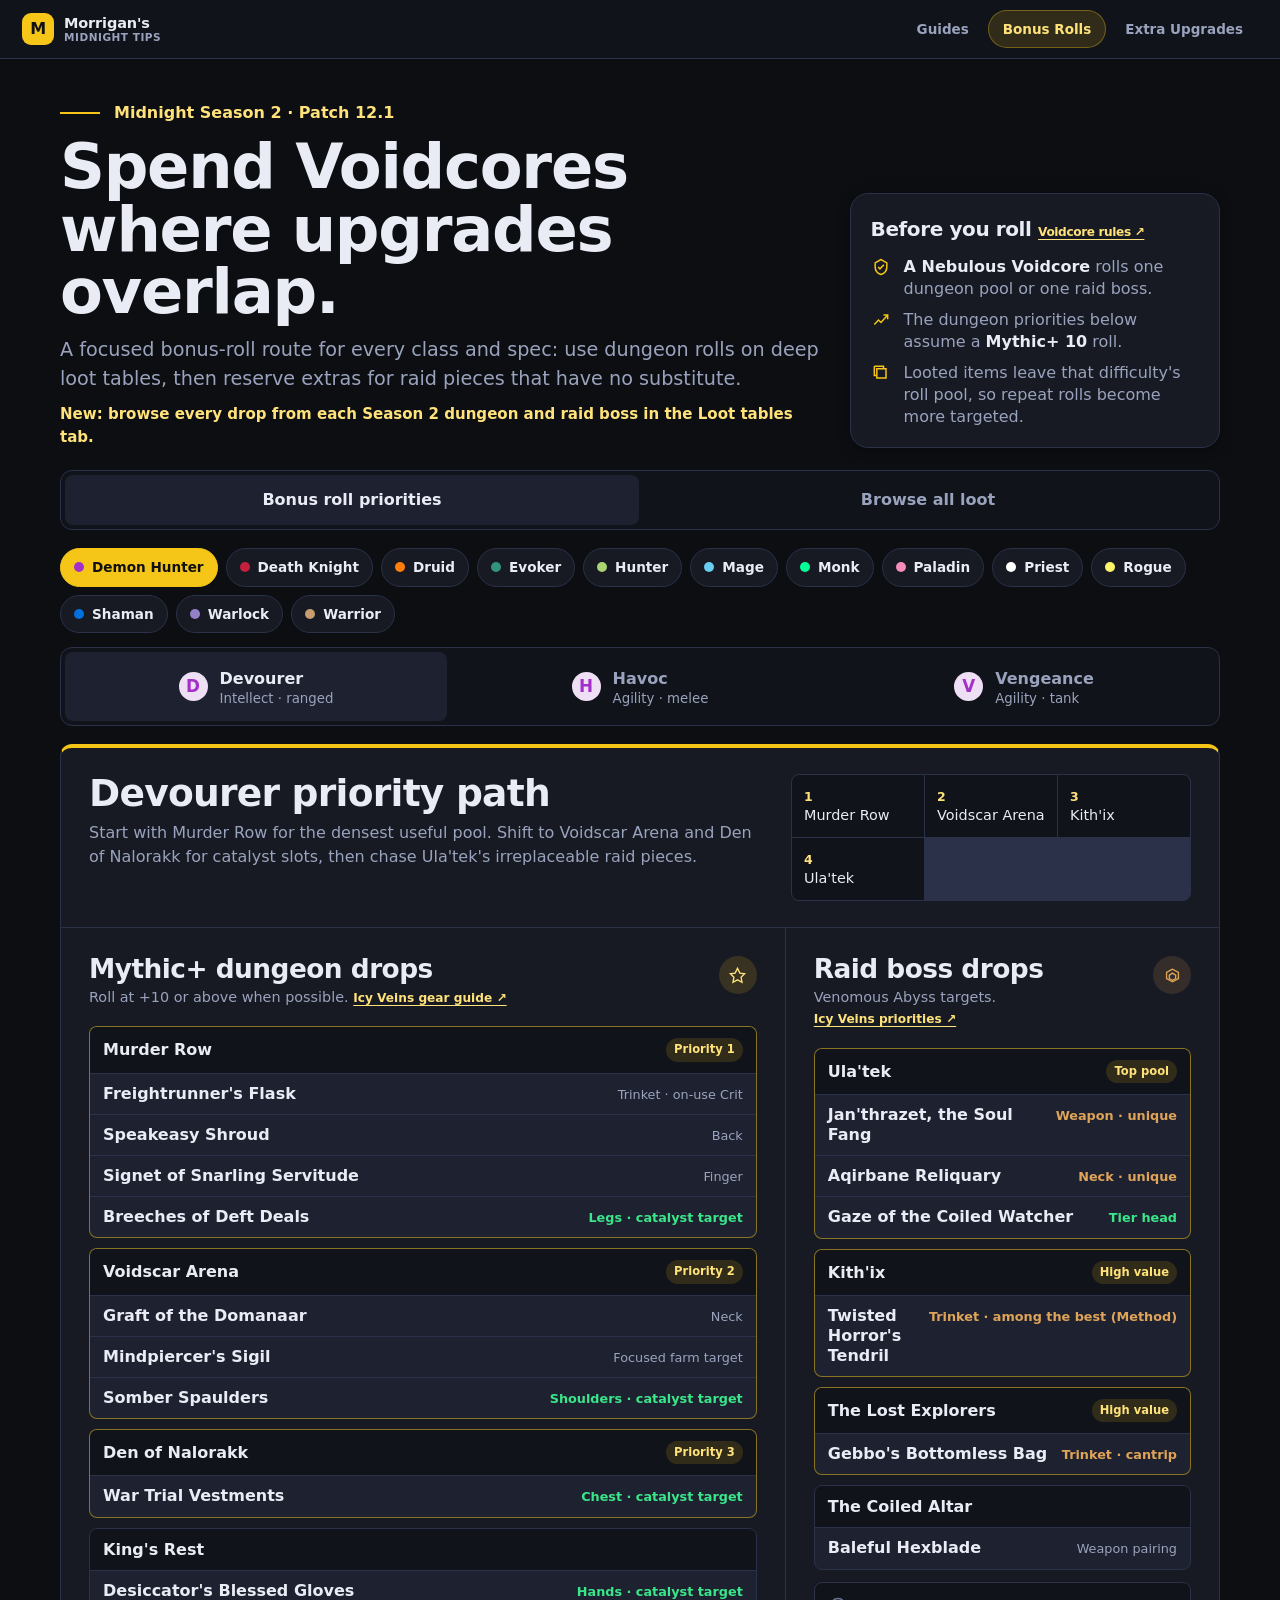
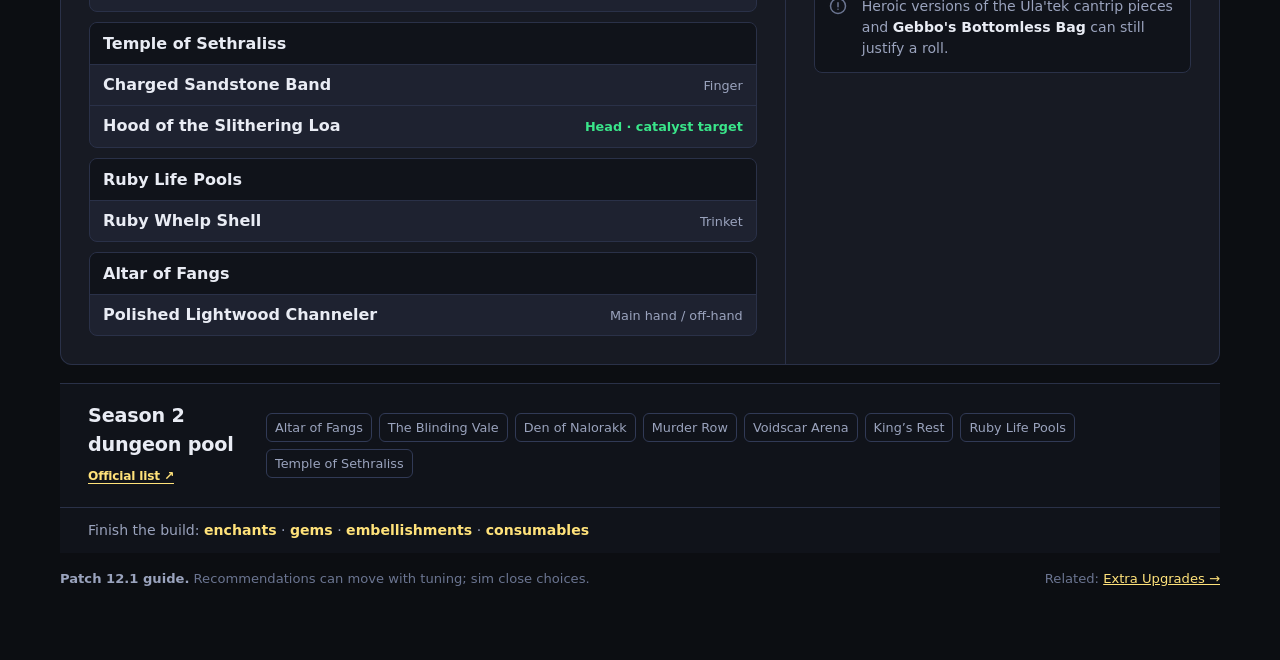
<file: bonus-rolls.html>
<!doctype html>
<html lang="en">
<head>
  <meta charset="utf-8" />
  <meta name="viewport" content="width=device-width, initial-scale=1, viewport-fit=cover" />
  <meta name="color-scheme" content="dark" />
  <link rel="icon" href="data:," />
  <link rel="stylesheet" href="assets/site.css" />
  <title>Midnight S2 Bonus Rolls &amp; Loot Tables</title>
    <style>
    :root { color-scheme: dark; } /* tokens live in assets/site.css */
    * { box-sizing:border-box; }
    html { scroll-behavior:smooth; }
    body { margin:0; min-width:0; background:var(--wash); color:var(--ink); font-family:ui-sans-system,system-ui,-apple-system,"Segoe UI",sans-serif; font-size:16px; line-height:1.5; }
    button,a { -webkit-tap-highlight-color:transparent; }
    button { font:inherit; }
    .page { width:min(1160px,calc(100% - 32px)); margin:0 auto; padding:42px 0 72px; }
    .hero { display:grid; grid-template-columns:minmax(0,1.55fr) minmax(280px,.75fr); gap:24px; align-items:end; margin-bottom:22px; }
    .hero-copy { min-width:0; }
    .season-line { display:flex; flex-wrap:wrap; gap:8px 14px; align-items:center; margin-bottom:11px; color:var(--fel-dark); font-weight:700; }
    .season-line .rule { width:40px; height:2px; background:var(--fel); }
    h1,h2,h3,p { margin-top:0; }
    h1,h2,h3 { font-weight:800; letter-spacing:-.02em; }
    h1 { max-width:780px; margin-bottom:13px; font-size:clamp(2.2rem,5vw,3.9rem); line-height:1; text-wrap:balance; }
    .lede { max-width:760px; margin-bottom:0; color:var(--muted); font-size:clamp(1.04rem,2vw,1.2rem); text-wrap:pretty; }
    .rules-card { padding:20px; background:var(--paper); border:1px solid var(--line); box-shadow:var(--shadow); border-radius:var(--radius); }
    .rules-card h2 { margin-bottom:12px; font-size:1.25rem; }
    .rules-list { display:grid; gap:10px; margin:0; padding:0; list-style:none; }
    .rules-list li { display:grid; grid-template-columns:24px minmax(0,1fr); gap:9px; align-items:start; color:var(--muted); line-height:1.35; }
    .rules-list svg { width:20px; height:20px; color:var(--fel); margin-top:1px; }
    .rules-list strong { color:var(--ink); }
    .class-picker { display:flex; flex-wrap:wrap; gap:8px; margin-bottom:14px; }
    .class-btn { display:inline-flex; align-items:center; gap:8px; border:1px solid var(--line); background:var(--paper); color:var(--ink); font-weight:700; font-size:.85rem; padding:8px 13px; border-radius:999px; cursor:pointer; }
    .class-btn:hover { border-color:var(--line2); }
    .class-btn[aria-pressed="true"] { background:var(--fel); border-color:var(--fel); color:#101010; }
    .class-dot { width:10px; height:10px; border-radius:50%; flex:none; }
    .spec-tabs { display:grid; grid-template-columns:repeat(auto-fit,minmax(170px,1fr)); gap:2px; padding:4px; background:var(--void); border:1px solid var(--line); border-radius:var(--radius-sm); margin-bottom:18px; }
    .spec-tab { display:flex; min-width:0; gap:12px; align-items:center; justify-content:center; border:0; padding:15px 18px; background:transparent; color:var(--muted); cursor:pointer; font-weight:700; border-radius:8px; transition:background .16s ease,color .16s ease; }
    .spec-tab:hover { color:var(--ink); }
    .spec-tab[aria-selected="true"] { background:#1e2230; color:var(--ink); }
    .spec-mark { display:grid; width:29px; height:29px; place-items:center; background:var(--fel-pale); color:var(--fel-dark); border-radius:50%; font-weight:800; font-size:1.05rem; }
    .spec-tab .tab-text { min-width:0; text-align:left; }
    .spec-tab small { display:block; color:var(--muted); font-weight:500; line-height:1.15; }
    .spec-panel[hidden] { display:none; }
    .spec-panel { background:var(--paper); border:1px solid var(--line); border-top:4px solid var(--fel); border-radius:var(--radius-sm); overflow:hidden; }
    #panel-vengeance { border-top-color:var(--vengeance); }
    .spec-intro { display:grid; grid-template-columns:minmax(0,1fr) minmax(260px,400px); gap:24px; align-items:start; padding:26px 28px; border-bottom:1px solid var(--line); }
    .spec-intro h2 { margin-bottom:7px; font-size:clamp(1.75rem,4vw,2.35rem); line-height:1.05; }
    .spec-intro p { margin:0; color:var(--muted); }
    .route { display:grid; grid-template-columns:repeat(3,minmax(0,1fr)); gap:1px; background:var(--line); border:1px solid var(--line); border-radius:8px; overflow:hidden; }
    .route-step { padding:13px 12px; background:var(--void); min-width:0; }
    .route-step b { display:block; font-size:.78rem; color:var(--fel-dark); }
    #panel-vengeance .route-step b { color:var(--vengeance); }
    .route-step span { display:block; font-size:.9rem; line-height:1.2; color:var(--ink); }
    .content-grid { display:grid; grid-template-columns:minmax(0,1.25fr) minmax(0,.75fr); }
    .loot-section { min-width:0; padding:28px; }
    .loot-section + .loot-section { border-left:1px solid var(--line); }
    .section-heading { display:flex; align-items:flex-start; justify-content:space-between; gap:18px; margin-bottom:18px; }
    .section-heading h3 { margin:0; font-size:1.65rem; line-height:1; }
    .section-heading p { margin:4px 0 0; color:var(--muted); font-size:.9rem; }
    .section-icon { display:grid; flex:0 0 38px; width:38px; height:38px; place-items:center; background:var(--fel-pale); color:var(--fel-dark); border-radius:50%; }
    .section-icon.raid { background:var(--raid-pale); color:var(--raid); }
    .section-icon svg { width:19px; height:19px; }
    .dungeon-list,.boss-list { display:grid; gap:10px; }
    .loot-group { border:1px solid var(--line); background:#1e2230; border-radius:8px; overflow:hidden; }
    .loot-group.priority { border-color:rgba(245,197,24,.5); }
    #panel-vengeance .loot-group.priority { border-color:rgba(217,127,62,.55); }
    .group-head { display:flex; align-items:center; justify-content:space-between; gap:12px; padding:11px 13px; background:var(--void); border-bottom:1px solid var(--line); }
    .group-head strong { min-width:0; line-height:1.2; }
    .rank { display:inline-flex; flex:0 0 auto; align-items:center; gap:5px; padding:3px 8px; background:var(--fel-pale); color:var(--fel-dark); border-radius:999px; font-size:.72rem; font-weight:700; white-space:nowrap; }
    #panel-vengeance .rank { background:var(--vengeance-pale); color:var(--vengeance); }
    .items { display:grid; }
    .item { display:grid; grid-template-columns:minmax(0,1fr) auto; gap:10px; align-items:baseline; padding:10px 13px; }
    .item + .item { border-top:1px solid var(--line); }
    .item-name { min-width:0; font-weight:600; line-height:1.25; overflow-wrap:anywhere; }
    .item-note { color:var(--muted); font-size:.8rem; text-align:right; white-space:nowrap; }
    .item-note.catalyst { color:var(--green); font-weight:700; }
    .item-note.unique { color:var(--raid); font-weight:700; }
    .outside-note { display:grid; grid-template-columns:24px minmax(0,1fr); gap:10px; margin-top:12px; padding:13px; background:var(--void); border:1px solid var(--line); border-radius:8px; color:var(--muted); font-size:.88rem; }
    .outside-note svg { width:20px; height:20px; color:var(--muted2); }
    .outside-note strong { color:var(--ink); }
    .pool-strip { display:grid; grid-template-columns:160px minmax(0,1fr); gap:18px; align-items:center; margin-top:18px; padding:18px 28px; background:var(--void); border-top:1px solid var(--line); color:var(--muted); }
    .pool-strip strong { font-size:1.2rem; color:var(--ink); font-weight:800; letter-spacing:-.01em; }
    .pool-list { display:flex; flex-wrap:wrap; gap:7px; }
    .pool-list span { padding:4px 8px; border:1px solid var(--line2); color:var(--muted); font-size:.8rem; border-radius:6px; }
    .footer-note { display:flex; flex-wrap:wrap; justify-content:space-between; gap:8px 20px; margin-top:16px; color:var(--muted2); font-size:.82rem; }
    .footer-note strong { color:var(--muted); }
    .inline-source { color:var(--fel-dark); font-size:.76rem; font-weight:700; text-underline-offset:3px; white-space:nowrap; }
    #panel-vengeance .inline-source { color:var(--vengeance); }
    @media (max-width:860px) { .hero{grid-template-columns:1fr;align-items:stretch}.content-grid{grid-template-columns:1fr}.loot-section + .loot-section{border-left:0;border-top:1px solid var(--line)}.spec-intro{grid-template-columns:1fr}.pool-strip{grid-template-columns:1fr;gap:10px} }
    @media (max-width:600px) { .page{width:min(100% - 20px,1160px);padding:24px 0 48px}h1{font-size:clamp(2.2rem,12vw,3.2rem)}.rules-card{padding:17px}.spec-tabs{gap:3px}.spec-tab{padding:12px 8px;gap:8px}.spec-tab small{display:none}.spec-mark{width:25px;height:25px}.spec-intro,.loot-section,.pool-strip{padding-left:17px;padding-right:17px}.route{grid-template-columns:1fr}.route-step{display:grid;grid-template-columns:28px minmax(0,1fr);gap:7px;align-items:baseline}.section-heading{align-items:center}.item{grid-template-columns:1fr;gap:2px}.item-note{text-align:left;white-space:normal}.group-head{align-items:flex-start}.footer-note{display:grid} }
    @media (prefers-reduced-motion:reduce) { html{scroll-behavior:auto}*{transition:none!important} }
    @media print { .spec-tabs,.site-topbar{display:none}.spec-panel[hidden]{display:block}.spec-panel{margin-bottom:20px;break-inside:avoid} }

    /* Full loot browser */
    .loot-new-note { margin:9px 0 0; color:var(--fel-dark); font-size:.94rem; font-weight:600; }
    .loot-view-switch { display:grid; grid-template-columns:repeat(2,minmax(0,1fr)); gap:2px; margin:0 0 18px; padding:4px; background:var(--void); border:1px solid var(--line); border-radius:var(--radius-sm); }
    .loot-view-btn,.loot-sub-btn { border:0; background:transparent; color:var(--muted); cursor:pointer; font-weight:700; border-radius:8px; }
    .loot-view-btn { padding:13px 16px; }
    .loot-view-btn[aria-pressed="true"] { background:#1e2230; color:var(--ink); }
    .loot-browser { background:var(--paper); border:1px solid var(--line); border-top:4px solid var(--fel); border-radius:var(--radius-sm); overflow:hidden; }
    .loot-browser-head { display:flex; align-items:end; justify-content:space-between; gap:20px; padding:25px 28px 20px; border-bottom:1px solid var(--line); }
    .loot-browser-head h2 { margin:0 0 4px; font-size:clamp(1.8rem,4vw,2.4rem); line-height:1; }
    .loot-browser-head p { margin:0; color:var(--muted); }
    .loot-sub-switch { display:flex; flex:0 0 auto; gap:2px; padding:4px; background:var(--void); border:1px solid var(--line); border-radius:10px; }
    .loot-sub-btn { min-width:108px; padding:9px 14px; }
    .loot-sub-btn[aria-pressed="true"] { background:var(--fel); color:#101010; }
    .loot-panel { padding:24px 28px 30px; }
    .loot-ref { margin:0 0 16px; padding:11px 13px; background:var(--void); border:1px solid var(--line); border-radius:8px; color:var(--muted); font-size:.9rem; font-weight:600; }
    .loot-pills { display:flex; flex-wrap:wrap; gap:7px; margin-bottom:17px; }
    .loot-pill { border:1px solid var(--line); border-radius:999px; padding:7px 11px; background:#1e2230; color:var(--muted); cursor:pointer; font-size:.82rem; font-weight:700; line-height:1.2; }
    .loot-pill:hover { border-color:var(--line2); color:var(--ink); }
    .loot-pill[aria-pressed="true"] { border-color:var(--fel); background:var(--fel-pale); color:var(--fel-dark); }
    .loot-search { display:block; margin-bottom:20px; }
    .loot-search span { display:block; margin-bottom:5px; color:var(--muted); font-size:.8rem; font-weight:700; }
    .loot-search input { width:100%; border:1px solid var(--line); background:var(--wash); color:var(--ink); padding:11px 12px; border-radius:8px; font:inherit; }
    .loot-search input:focus { outline:2px solid rgba(245,197,24,.25); border-color:var(--fel); }
    .loot-guide-line { margin:0 0 12px; }
    .loot-boss + .loot-boss { margin-top:25px; }
    .loot-boss h3 { margin:0 0 9px; font-size:1.42rem; line-height:1.1; }
    .loot-table { width:100%; border-collapse:collapse; table-layout:fixed; border:1px solid var(--line); }
    .loot-table th,.loot-table td { padding:10px 12px; border-bottom:1px solid var(--line); text-align:left; vertical-align:top; overflow-wrap:anywhere; }
    .loot-table th { background:var(--void); color:var(--muted); font-size:.76rem; letter-spacing:.025em; text-transform:uppercase; }
    .loot-table tbody tr:last-child td { border-bottom:0; }
    .loot-table td { color:var(--muted); font-size:.9rem; line-height:1.35; }
    .loot-table td:first-child { color:var(--ink); font-weight:700; }
    .loot-table th:nth-child(1){width:29%}.loot-table th:nth-child(2){width:17%}.loot-table th:nth-child(3){width:18%}.loot-table th:nth-child(4){width:36%}
    .loot-tier { margin:0 0 14px; padding:12px 13px; background:var(--raid-pale); border:1px solid rgba(224,164,88,.4); border-radius:8px; color:#e8c48a; font-size:.88rem; line-height:1.45; }
    .loot-tier strong { color:var(--raid); }
    .loot-footnote { margin:20px 0 0; padding-top:15px; border-top:1px solid var(--line); color:var(--muted); font-size:.84rem; }
    .loot-empty { padding:22px; border:1px dashed var(--line2); border-radius:8px; background:var(--void); color:var(--muted); text-align:center; }
    @media (max-width:700px) {
      .loot-browser-head { display:grid; align-items:start; padding:20px 17px 17px; }
      .loot-sub-switch { width:100%; }
      .loot-sub-btn { flex:1; min-width:0; }
      .loot-panel { padding:18px 17px 24px; }
      .loot-pills { gap:6px; }
      .loot-pill { flex:1 1 calc(50% - 6px); border-radius:8px; text-align:left; }
      .loot-table,.loot-table tbody,.loot-table tr,.loot-table td { display:block; width:100%; }
      .loot-table thead { display:none; }
      .loot-table { border:0; }
      .loot-table tr { border:1px solid var(--line); border-radius:8px; margin-bottom:9px; background:#1e2230; overflow:hidden; }
      .loot-table td { display:grid; grid-template-columns:72px minmax(0,1fr); gap:9px; border-bottom:1px solid var(--line); padding:8px 10px; }
      .loot-table td::before { content:attr(data-label); color:var(--muted2); font-size:.72rem; font-weight:700; text-transform:uppercase; }
      .loot-table tr:last-child td { border-bottom:1px solid var(--line); }
      .loot-table td:last-child { border-bottom:0; }
    }
    @media (max-width:480px) { .loot-view-btn{padding:11px 8px;font-size:.88rem}.loot-pill{flex-basis:100%} }
  </style>
</head>
<body>
  <script>
    document.addEventListener('click', (event) => {
      const backLink = event.target.closest && event.target.closest('.back-link');
      if (backLink && location.pathname.includes('/spaces/v2/')) {
        event.preventDefault();
        history.back();
      }
    });
  </script>
<header class="site-topbar">
  <a class="site-brand" href="index.html" aria-label="Morrigan's Midnight Tips — home">
    <span class="brand-mark">M</span>
    <span class="brand-name">Morrigan's<small>MIDNIGHT TIPS</small></span>
  </a>
  <nav class="site-nav" aria-label="Site sections">
    <a href="index.html">Guides</a>
    <a href="bonus-rolls.html" aria-current="page">Bonus Rolls</a>
    <a href="extra-upgrades.html">Extra Upgrades</a>
  </nav>
</header>
  <main class="page">
    <section class="hero" aria-labelledby="page-title">
      <div class="hero-copy">
        <div class="season-line"><span class="rule" aria-hidden="true"></span><span>Midnight Season 2 · Patch 12.1</span></div>
        <h1 id="page-title">Spend Voidcores where upgrades overlap.</h1>
        <p class="lede">A focused bonus-roll route for every class and spec: use dungeon rolls on deep loot tables, then reserve extras for raid pieces that have no substitute.</p>
        <p class="loot-new-note">New: browse every drop from each Season 2 dungeon and raid boss in the Loot tables tab.</p>
      </div>
      <aside class="rules-card" aria-label="Bonus roll rules">
        <h2>Before you roll <a class="inline-source" href="https://www.icy-veins.com/wow/vengeance-demon-hunter-pve-tank-gear-best-in-slot" target="_blank" rel="noopener noreferrer">Voidcore rules ↗</a></h2>
        <ul class="rules-list">
          <li><svg viewBox="0 0 24 24" fill="none" aria-hidden="true"><path d="M12 3 5 7v5c0 4.3 2.8 7.6 7 9 4.2-1.4 7-4.7 7-9V7l-7-4Z" stroke="currentColor" stroke-width="1.8"/><path d="m8.5 12 2.2 2.2 4.8-5" stroke="currentColor" stroke-width="1.8"/></svg><span><strong>A Nebulous Voidcore</strong> rolls one dungeon pool or one raid boss.</span></li>
          <li><svg viewBox="0 0 24 24" fill="none" aria-hidden="true"><path d="M4 17.5 9 12l3 3 8-9" stroke="currentColor" stroke-width="1.8"/><path d="M15 6h5v5" stroke="currentColor" stroke-width="1.8"/></svg><span>The dungeon priorities below assume a <strong>Mythic+ 10</strong> roll.</span></li>
          <li><svg viewBox="0 0 24 24" fill="none" aria-hidden="true"><path d="M7 7h11v11H7z" stroke="currentColor" stroke-width="1.8"/><path d="M4 4h11v3M4 4v11h3" stroke="currentColor" stroke-width="1.8"/></svg><span>Looted items leave that difficulty's roll pool, so repeat rolls become more targeted.</span></li>
        </ul>
      </aside>
    </section>

    <div class="loot-view-switch" role="group" aria-label="Bonus roll page view">
      <button class="loot-view-btn" type="button" data-loot-main="priorities" aria-pressed="true">Bonus roll priorities</button>
      <button class="loot-view-btn" type="button" data-loot-main="browser" aria-pressed="false">Browse all loot</button>
    </div>

    <div id="loot-priority-view">
      <div class="class-picker" role="group" aria-label="Choose a class"></div>
      <div class="spec-tabs" role="tablist" aria-label="Specialization"></div>
      <div id="spec-panel-root"></div>
    </div>
    <script>
    (() => {
      const SPEC_DATA = {"demon-hunter": {"name": "Demon Hunter", "color": "#A330C9", "pale": "#eedff5", "specs": [{"id": "devourer", "name": "Devourer", "mark": "D", "role": "Intellect · ranged", "intro": "Start with Murder Row for the densest useful pool. Shift to Voidscar Arena and Den of Nalorakk for catalyst slots, then chase Ula'tek's irreplaceable raid pieces.", "route": ["Murder Row", "Voidscar Arena", "Kith'ix", "Ula'tek"], "sources": {"mplus": {"label": "Icy Veins gear guide ↗", "url": "https://www.icy-veins.com/wow/devourer-demon-hunter-pve-dps-gear-best-in-slot"}, "raid": {"label": "Icy Veins priorities ↗", "url": "https://www.icy-veins.com/wow/devourer-demon-hunter-pve-dps-gear-best-in-slot"}}, "dungeons": [{"dungeon": "Murder Row", "rank": "Priority 1", "items": [{"name": "Freightrunner's Flask", "note": "Trinket · on-use Crit", "tag": null}, {"name": "Speakeasy Shroud", "note": "Back", "tag": null}, {"name": "Signet of Snarling Servitude", "note": "Finger", "tag": null}, {"name": "Breeches of Deft Deals", "note": "Legs · catalyst target", "tag": "catalyst"}]}, {"dungeon": "Voidscar Arena", "rank": "Priority 2", "items": [{"name": "Graft of the Domanaar", "note": "Neck", "tag": null}, {"name": "Mindpiercer's Sigil", "note": "Focused farm target", "tag": null}, {"name": "Somber Spaulders", "note": "Shoulders · catalyst target", "tag": "catalyst"}]}, {"dungeon": "Den of Nalorakk", "rank": "Priority 3", "items": [{"name": "War Trial Vestments", "note": "Chest · catalyst target", "tag": "catalyst"}]}, {"dungeon": "King's Rest", "rank": null, "items": [{"name": "Desiccator's Blessed Gloves", "note": "Hands · catalyst target", "tag": "catalyst"}]}, {"dungeon": "Temple of Sethraliss", "rank": null, "items": [{"name": "Charged Sandstone Band", "note": "Finger", "tag": null}, {"name": "Hood of the Slithering Loa", "note": "Head · catalyst target", "tag": "catalyst"}]}, {"dungeon": "Ruby Life Pools", "rank": null, "items": [{"name": "Ruby Whelp Shell", "note": "Trinket", "tag": null}]}, {"dungeon": "Altar of Fangs", "rank": null, "items": [{"name": "Polished Lightwood Channeler", "note": "Main hand / off-hand", "tag": null}]}], "raid": [{"boss": "Ula'tek", "rank": "Top pool", "items": [{"name": "Jan'thrazet, the Soul Fang", "note": "Weapon · unique", "tag": "unique"}, {"name": "Aqirbane Reliquary", "note": "Neck · unique", "tag": "unique"}, {"name": "Gaze of the Coiled Watcher", "note": "Tier head", "tag": "catalyst"}]}, {"boss": "Kith'ix", "rank": "High value", "items": [{"name": "Twisted Horror's Tendril", "note": "Trinket · among the best (Method)", "tag": "unique"}]}, {"boss": "The Lost Explorers", "rank": "High value", "items": [{"name": "Gebbo's Bottomless Bag", "note": "Trinket · cantrip", "tag": "unique"}]}, {"boss": "The Coiled Altar", "rank": null, "items": [{"name": "Baleful Hexblade", "note": "Weapon pairing", "tag": null}]}], "noteOut": ["Heroic versions of the Ula'tek cantrip pieces and <strong>Gebbo's Bottomless Bag</strong> can still justify a roll."]}, {"id": "havoc", "name": "Havoc", "mark": "H", "role": "Agility · melee", "intro": "Chase The Coiled Altar and Ula'tek first: Aman'muso with Zul'jin's Guillotine Technique is the signature weapon and trinket package. Backfill Murder Row and Voidscar Arena trinkets, then catalyst into the Abyssal Doomhound's 4-piece.", "route": ["The Coiled Altar", "Ula'tek", "Murder Row"], "sources": {"mplus": {"label": "Icy Veins gear guide ↗", "url": "https://www.icy-veins.com/wow/havoc-demon-hunter-pve-dps-gear-best-in-slot"}, "raid": {"label": "Icy Veins priorities ↗", "url": "https://www.icy-veins.com/wow/havoc-demon-hunter-pve-dps-gear-best-in-slot"}}, "dungeons": [{"dungeon": "Murder Row", "rank": "Priority 1", "items": [{"name": "Freightrunner's Flask", "note": "Trinket · on-use Agi", "tag": null}, {"name": "Resonant Bellowstone", "note": "Trinket · passive", "tag": null}, {"name": "Signet of Snarling Servitude", "note": "Finger", "tag": null}, {"name": "Speakeasy Shroud", "note": "Back", "tag": null}]}, {"dungeon": "Voidscar Arena", "rank": "Priority 2", "items": [{"name": "Void Execution Mandate", "note": "Trinket · on-use Agi", "tag": null}, {"name": "Graft of the Domanaar", "note": "Neck", "tag": null}]}, {"dungeon": "King's Rest", "rank": "Priority 3", "items": [{"name": "Lustrous Golden Plumage", "note": "Trinket · on-use Agi", "tag": null}, {"name": "Primal Dinomancer's Belt", "note": "Waist", "tag": null}]}, {"dungeon": "The Blinding Vale", "rank": null, "items": [{"name": "Thorntalon Edge", "note": "Main hand", "tag": null}, {"name": "Sapling of the Dawnroot", "note": "Trinket", "tag": null}, {"name": "Lightspire Core", "note": "Trinket", "tag": null}]}, {"dungeon": "Temple of Sethraliss", "rank": null, "items": [{"name": "Sand-Shined Snakeskin Sandals", "note": "Boots", "tag": null}, {"name": "Charged Sandstone Band", "note": "Finger", "tag": null}]}, {"dungeon": "Altar of Fangs", "rank": null, "items": [{"name": "Vile Vial of Volatile Venom", "note": "Trinket · on-use Agi", "tag": null}]}], "raid": [{"boss": "The Coiled Altar", "rank": "Priority 1", "items": [{"name": "Aman'muso, Warlord's Vengeance", "note": "Weapon · unique", "tag": "unique"}, {"name": "Zul'jin's Guillotine Technique", "note": "Trinket · S-tier damage", "tag": "unique"}, {"name": "Sash of the Forlorn Vessel", "note": "Waist", "tag": null}, {"name": "Silken Voodoo Drape", "note": "Back", "tag": null}]}, {"boss": "Ula'tek", "rank": "Priority 2", "items": [{"name": "Aqirbane Reliquary", "note": "Neck · unique", "tag": "unique"}, {"name": "Voracious Heart of Ula'tek", "note": "Trinket · on-use Crit", "tag": null}, {"name": "Font of Venomous Rage", "note": "Trinket · on-use Mastery", "tag": null}, {"name": "Gaze of the Coiled Watcher", "note": "Tier head · catalyst target", "tag": "catalyst"}]}, {"boss": "Vashnik the Malignant", "rank": null, "items": [{"name": "Vashnik's Sanguine Rancor", "note": "Trinket", "tag": null}, {"name": "Vile Alchemist's Band", "note": "Finger", "tag": null}]}, {"boss": "Sszorak", "rank": null, "items": [{"name": "Venomous Boneglaive", "note": "Off-hand", "tag": null}, {"name": "Apex Brute's Claw Ring", "note": "Finger", "tag": null}]}, {"boss": "The Twin Fangs", "rank": null, "items": [{"name": "Bespittled Slitherslippers", "note": "Boots", "tag": null}]}, {"boss": "Entombed Sentinels", "rank": null, "items": [{"name": "Keeper's Seething Core", "note": "Trinket", "tag": null}]}, {"boss": "The Lost Explorers", "rank": null, "items": [{"name": "Gebbo's Bottomless Bag", "note": "Trinket", "tag": null}]}], "noteOut": ["<strong>Spellbreaker's Warglaive</strong> is crafted, not a dungeon or raid drop, so it is outside every bonus-roll pool."]}, {"id": "vengeance", "name": "Vengeance", "mark": "V", "role": "Agility · tank", "intro": "Farm Den of Nalorakk for the dungeon weapon package, then widen into Altar of Fangs and King's Rest. Save raid rolls for Aman'muso, Kith'ix's trinkets and Ula'tek's compact high-value pool.", "route": ["Den of Nalorakk", "Kith'ix", "Altar of Fangs", "King's Rest"], "sources": {"mplus": {"label": "Method gear guide ↗", "url": "https://www.method.gg/guides/vengeance-demon-hunter/gearing"}, "raid": {"label": "Icy Veins priorities ↗", "url": "https://www.icy-veins.com/wow/vengeance-demon-hunter-pve-tank-gear-best-in-slot"}}, "dungeons": [{"dungeon": "Den of Nalorakk", "rank": "Priority 1", "items": [{"name": "Grim Harvest Gloves", "note": "Main hand / off-hand", "tag": null}, {"name": "Yoke of the Charging Bear", "note": "Neck", "tag": null}, {"name": "Scavenger's Spaulders", "note": "Shoulders · catalyst target", "tag": "catalyst"}, {"name": "Arctic Explorer's Legwraps", "note": "Feet", "tag": null}, {"name": "Pilfered Precious Band", "note": "Finger", "tag": null}]}, {"dungeon": "Altar of Fangs", "rank": "Priority 2", "items": [{"name": "Spare Speaker's Hood", "note": "Head · catalyst target", "tag": "catalyst"}, {"name": "Strand of Warding Fangs", "note": "Neck", "tag": null}, {"name": "Band of the Amani Warlord", "note": "Finger", "tag": null}]}, {"dungeon": "King's Rest", "rank": "Priority 3", "items": [{"name": "Breeches of the Sacred Hall", "note": "Legs · catalyst target", "tag": "catalyst"}, {"name": "Ritual Binder's Ring", "note": "Finger", "tag": null}]}, {"dungeon": "Murder Row", "rank": null, "items": [{"name": "Freightrunner's Flask", "note": "Trinket · on-use Crit", "tag": null}, {"name": "Resonant Bellowstone", "note": "Trinket · passive Crit", "tag": null}]}, {"dungeon": "Voidscar Arena", "rank": null, "items": [{"name": "Hide of Pestilence", "note": "Chest · catalyst target", "tag": "catalyst"}]}, {"dungeon": "Ruby Life Pools", "rank": null, "items": [{"name": "Subjugator's Chilling Grips", "note": "Hands · catalyst target", "tag": "catalyst"}]}, {"dungeon": "The Blinding Vale", "rank": null, "items": [{"name": "Rootwalker Harness", "note": "Waist", "tag": null}]}], "raid": [{"boss": "The Coiled Altar", "rank": "Priority 1", "items": [{"name": "Aman'muso, Warlord's Vengeance", "note": "Weapon · unique", "tag": "unique"}]}, {"boss": "Kith'ix", "rank": "Priority 2", "items": [{"name": "Twisted Horror's Tendril", "note": "Trinket · strongest in all content (Method)", "tag": "unique"}, {"name": "Lightbearer's Shield Fragment", "note": "Trinket · on-use · planned damage events", "tag": "unique"}]}, {"boss": "Ula'tek", "rank": "Priority 3", "items": [{"name": "Gaze of the Coiled Watcher", "note": "Tier head", "tag": "catalyst"}, {"name": "Aqirbane Reliquary", "note": "Neck · unique", "tag": "unique"}, {"name": "Voracious Heart of Ula'tek", "note": "Trinket · unique", "tag": "unique"}]}, {"boss": "Entombed Sentinels", "rank": null, "items": [{"name": "Keeper's Seething Core", "note": "Only long-term target", "tag": "unique"}]}, {"boss": "Sszorak", "rank": null, "items": [{"name": "Apex Brute's Claw Ring", "note": "Only long-term target", "tag": "unique"}]}], "noteOut": ["<strong>Silvermoon Agent's Utility Belt</strong> is crafted, not a dungeon drop, so it is outside every bonus-roll pool.", "<strong>Best use of extra cores:</strong> raid-only weapons and compact boss pools. Aman'muso is the strongest weapon target this season."]}]}, "druid": {"classId": "druid", "className": "Druid", "specs": [{"id": "balance", "name": "Balance", "role": "Intellect · ranged", "sources": {"mplus": {"label": "Icy Veins gear guide ↗", "url": "https://www.icy-veins.com/wow/balance-druid-pve-dps-gear-best-in-slot"}, "raid": {"label": "Method gearing guide ↗", "url": "https://www.method.gg/guides/balance-druid/gearing"}}, "intro": "Bonus-roll Ula'tek first for the double-socketed Aqirbane Reliquary and the Jan'thrazet main hand, then farm Altar of Fangs for the S-tier on-use Vile Vial of Volatile Venom; catalyst your helm, shoulders, chest, gloves, and legs, prioritizing optimal-stat off-pieces from dungeons and late raid bosses.", "route": ["Ula'tek", "Altar of Fangs", "The Lost Explorers"], "dungeons": [{"dungeon": "Altar of Fangs", "rank": "Priority 1", "items": [{"name": "Vile Vial of Volatile Venom", "note": "Trinket · on-use Intellect", "tag": null}]}, {"dungeon": "Murder Row", "rank": "Priority 2", "items": [{"name": "Freightrunner's Flask", "note": "Trinket · on-use alt", "tag": null}, {"name": "Breeches of Deft Deals", "note": "Legs · catalyst target", "tag": "catalyst"}, {"name": "Speakeasy Shroud", "note": "Cloak", "tag": null}, {"name": "Vilefiend's Guise", "note": "Head (M+ tier slot)", "tag": null}]}, {"dungeon": "Voidscar Arena", "rank": "Priority 3", "items": [{"name": "Graft of the Domanaar", "note": "Neck (M+ option)", "tag": null}, {"name": "Somber Spaulders", "note": "Shoulders · catalyst target", "tag": "catalyst"}, {"name": "Sickening Signet of Atroxus", "note": "Ring", "tag": null}, {"name": "Mindpiercer's Sigil", "note": "Trinket", "tag": null}]}, {"dungeon": "Temple of Sethraliss", "rank": null, "items": [{"name": "Grips of Electrified Defense", "note": "Gloves · catalyst target", "tag": "catalyst"}, {"name": "Sand-Shined Snakeskin Sandals", "note": "Feet", "tag": null}, {"name": "Charged Sandstone Band", "note": "Ring", "tag": null}, {"name": "Whirling Dervish Sash", "note": "Waist", "tag": null}]}, {"dungeon": "Den of Nalorakk", "rank": null, "items": [{"name": "War Trial Vestments", "note": "Chest · catalyst target", "tag": "catalyst"}]}, {"dungeon": "The Blinding Vale", "rank": null, "items": [{"name": "Lightspire Core", "note": "Trinket · passive option", "tag": null}, {"name": "Rootwarden Wraps", "note": "Wrist", "tag": null}, {"name": "Lightwarden's Bind", "note": "Ring", "tag": null}]}, {"dungeon": "King's Rest", "rank": null, "items": [{"name": "Cloak of the Restless Tribes", "note": "Cloak (M+ option)", "tag": null}]}], "raid": [{"boss": "Ula'tek", "rank": "Priority 1", "items": [{"name": "Aqirbane Reliquary", "note": "Neck · double socket + proc", "tag": "unique"}, {"name": "Jan'thrazet, the Soul Fang", "note": "Main hand · bonus roll first", "tag": null}, {"name": "Gaze of the Coiled Watcher", "note": "Helm · special effect kept", "tag": "catalyst"}]}, {"boss": "The Lost Explorers", "rank": "Priority 2", "items": [{"name": "Gebbo's Bottomless Bag", "note": "Trinket · passive S-tier", "tag": null}]}, {"boss": "The Coiled Altar", "rank": "Priority 3", "items": [{"name": "Coiled Hex Legguards", "note": "Legs · catalyst target", "tag": "catalyst"}, {"name": "Sash of the Forlorn Vessel", "note": "Waist", "tag": null}, {"name": "Silken Voodoo Drape", "note": "Cloak", "tag": null}, {"name": "Hex Lord's Dooming Idol", "note": "Trinket", "tag": null}]}, {"boss": "Vashnik the Malignant", "rank": null, "items": [{"name": "Frothing Venom Spaulders", "note": "Shoulders · catalyst target", "tag": "catalyst"}, {"name": "Vile Alchemist's Band", "note": "Ring", "tag": null}]}, {"boss": "Sszorak", "rank": null, "items": [{"name": "Ruthless Slaughtergrips", "note": "Gloves · catalyst target", "tag": "catalyst"}, {"name": "Apex Brute's Claw Ring", "note": "Ring", "tag": null}]}, {"boss": "Nek'zali the Soulcoiler", "rank": null, "items": [{"name": "Vestment of the Awakening", "note": "Chest · catalyst target", "tag": "catalyst"}, {"name": "Restless Spirit Shackles", "note": "Wrist", "tag": null}]}, {"boss": "Entombed Sentinels", "rank": null, "items": [{"name": "Spine of the Hissing Abyss", "note": "Off hand", "tag": null}]}, {"boss": "The Twin Fangs", "rank": null, "items": [{"name": "Bespittled Slitherslippers", "note": "Feet", "tag": null}]}], "noteOut": ["Crafted items stay strong: Silvermoon Agent's Deflectors (wrist), Silvermoon Agent's Sneakers (feet), and the Aln'hara Lantern off hand are BiS in both guides, with Arcanoweave Lining the go-to embellishment for non-weapon slots. Icy Veins warns that Venomous Abyss cantrips/embellishments changed <24h before S2 launch, so hold off on Day-1 crafts until recommendations settle."], "mark": "B"}, {"id": "feral", "name": "Feral", "role": "Agility · melee", "sources": {"mplus": {"label": "Icy Veins gear guide ↗", "url": "https://www.icy-veins.com/wow/feral-druid-pve-dps-gear-best-in-slot"}, "raid": {"label": "Method gearing guide ↗", "url": "https://www.method.gg/guides/feral-druid/gearing"}}, "intro": "Feral's chase loot is heavily raid-driven: roll Nebulous Voidcores on Ula'tek (weapon, best on-use trinket, cantrip neck) and The Coiled Altar (second trinket, belt, cloak), and farm Murder Row plus Den of Nalorakk for the strongest M+ pieces and catalyst inputs.", "route": ["Ula'tek", "The Coiled Altar", "Murder Row"], "dungeons": [{"dungeon": "Murder Row", "rank": "Priority 1", "items": [{"name": "Pendant of Malefic Fury", "note": "Neck · M+ BiS neck", "tag": null}, {"name": "Gauntlets of Fevered Defense", "note": "Gloves · catalyst target", "tag": "catalyst"}, {"name": "Vilefiend's Guise", "note": "Helm · catalyst target", "tag": "catalyst"}, {"name": "Breeches of Deft Deals", "note": "Legs · catalyst target", "tag": "catalyst"}, {"name": "Resonant Bellowstone", "note": "Trinket · passive stat proc", "tag": null}]}, {"dungeon": "Den of Nalorakk", "rank": "Priority 2", "items": [{"name": "Victor's Flashfrozen Blade", "note": "Two-hand · small loot pool", "tag": null}, {"name": "War Trial Vestments", "note": "Chest · catalyst target", "tag": "catalyst"}]}, {"dungeon": "King's Rest", "rank": "Priority 3", "items": [{"name": "Lustrous Golden Plumage", "note": "Trinket · on-use Agility", "tag": null}]}, {"dungeon": "Voidscar Arena", "rank": null, "items": [{"name": "Sickening Signet of Atroxus", "note": "Finger · BiS ring", "tag": null}, {"name": "Somber Spaulders", "note": "Shoulders · catalyst target", "tag": "catalyst"}]}, {"dungeon": "Altar of Fangs", "rank": null, "items": [{"name": "Toxin-Coated Warstaff", "note": "Two-hand · weapon alternative", "tag": null}, {"name": "Vile Vial of Volatile Venom", "note": "Trinket · on-use Agility", "tag": null}]}, {"dungeon": "The Blinding Vale", "rank": null, "items": [{"name": "Bloodthorn Burnous", "note": "Back · M+ BiS cloak", "tag": null}, {"name": "Sapling of the Dawnroot", "note": "Trinket · passive proc", "tag": null}, {"name": "Lightspire Core", "note": "Trinket · passive Mastery", "tag": null}]}, {"dungeon": "Temple of Sethraliss", "rank": null, "items": [{"name": "Charged Sandstone Band", "note": "Finger · M+ BiS ring", "tag": null}]}], "raid": [{"boss": "Ula'tek", "rank": "Priority 1", "items": [{"name": "Abyssal Broodfiend's Bardiche", "note": "Two-hand · cantrip Mastery", "tag": "unique"}, {"name": "Voracious Heart of Ula'tek", "note": "Trinket · on-use Agility", "tag": "unique"}, {"name": "Aqirbane Reliquary", "note": "Neck · cantrip Crit", "tag": "unique"}, {"name": "Gaze of the Coiled Watcher", "note": "Helm · cantrip + catalyst target", "tag": "catalyst"}]}, {"boss": "The Coiled Altar", "rank": "Priority 2", "items": [{"name": "Zul'jin's Guillotine Technique", "note": "Trinket · single-target damage", "tag": "unique"}, {"name": "Coiled Hex Legguards", "note": "Legs · catalyst target", "tag": "catalyst"}, {"name": "Sash of the Forlorn Vessel", "note": "Waist · high item level", "tag": null}, {"name": "Silken Voodoo Drape", "note": "Back · high item level", "tag": null}]}, {"boss": "The Lost Explorers", "rank": "Priority 3", "items": [{"name": "Gebbo's Bottomless Bag", "note": "Trinket · passive stat bag", "tag": null}]}, {"boss": "Nek'zali the Soulcoiler", "rank": null, "items": [{"name": "Vestment of the Awakening", "note": "Chest · catalyst target", "tag": "catalyst"}]}, {"boss": "Vashnik the Malignant", "rank": null, "items": [{"name": "Vile Alchemist's Band", "note": "Finger · BiS ring", "tag": null}, {"name": "Vashnik's Sanguine Rancor", "note": "Trinket · on-use, B-tier", "tag": null}]}, {"boss": "Sszorak", "rank": null, "items": [{"name": "Ruthless Slaughtergrips", "note": "Hands · catalyst target", "tag": "catalyst"}]}, {"boss": "Entombed Sentinels", "rank": null, "items": [{"name": "Keeper's Seething Core", "note": "Trinket · passive, A-tier", "tag": null}]}], "noteOut": ["Craft Silvermoon Agent's Deflectors (bracers) with the Arcanoweave Lining embellishment and use Thalassian Missive of the Feverflare for Haste/Mastery; do NOT craft a weapon — the Ula'tek weapon comes soon enough via Voidcores/raid. 4-piece tier is the first priority; S2 Catalyst keeps the input item's stats and cantrips, so catalyze the strongest pieces listed above."], "mark": "F"}, {"id": "guardian", "name": "Guardian", "role": "Agility · tank", "sources": {"mplus": {"label": "Icy Veins gear guide ↗", "url": "https://www.icy-veins.com/wow/guardian-druid-pve-tank-gear-best-in-slot"}, "raid": {"label": "Method gearing guide ↗", "url": "https://www.method.gg/guides/guardian-druid/gearing"}}, "intro": "Dump bonus rolls into Ula'tek first — cantrip weapon, cantrip head, double-socket neck and on-use trinket — then Kith'ix for the Overall BiS ring and catalyst chest, then The Coiled Altar for Zul'jin's trinket and belt/legs, and run Altar of Fangs for the best M+ on-use trinket (Vile Vial of Volatile Venom).", "route": ["Ula'tek", "Kith'ix", "Altar of Fangs", "The Coiled Altar"], "dungeons": [{"dungeon": "Altar of Fangs", "rank": "Priority 1", "items": [{"name": "Vile Vial of Volatile Venom", "note": "Trinket · best M+ on-use", "tag": null}, {"name": "Band of the Amani Warlord", "note": "Finger · strong M+ ring", "tag": null}, {"name": "Spare Speaker's Hood", "note": "Tier head · catalyst target", "tag": "catalyst"}]}, {"dungeon": "Den of Nalorakk", "rank": "Priority 2", "items": [{"name": "Yoke of the Charging Bear", "note": "Neck · M+ BiS neck", "tag": null}, {"name": "War Trial Vestments", "note": "Tier chest · catalyst target", "tag": "catalyst"}, {"name": "Arctic Explorer's Legwraps", "note": "Feet · M+ BiS boots", "tag": null}, {"name": "Permafrost Essence", "note": "Trinket · crit stat stick", "tag": null}]}, {"dungeon": "Murder Row", "rank": "Priority 3", "items": [{"name": "Gauntlets of Fevered Defense", "note": "Tier gloves · catalyst target", "tag": "catalyst"}, {"name": "Freightrunner's Flask", "note": "Trinket · 1.5min on-use", "tag": null}, {"name": "Resonant Bellowstone", "note": "Trinket · passive crit stick", "tag": null}]}, {"dungeon": "Voidscar Arena", "rank": null, "items": [{"name": "Somber Spaulders", "note": "Tier shoulders · catalyst target", "tag": "catalyst"}, {"name": "Tumor of the Swarm", "note": "Trinket · passive damage", "tag": null}]}, {"dungeon": "King's Rest", "rank": null, "items": [{"name": "Ritual Binder's Ring", "note": "Finger · strong M+ ring", "tag": null}, {"name": "Cloak of the Restless Tribes", "note": "Back · M+ BiS cloak", "tag": null}, {"name": "Primal Dinomancer's Belt", "note": "Waist · M+ BiS belt", "tag": null}, {"name": "Breeches of the Sacred Hall", "note": "Legs · M+ legs", "tag": null}]}, {"dungeon": "Temple of Sethraliss", "rank": null, "items": [{"name": "Twin-Strike Polearm", "note": "Two-hand · best M+ weapon", "tag": null}]}], "raid": [{"boss": "Ula'tek", "rank": "Priority 1", "items": [{"name": "Abyssal Broodfiend's Bardiche", "note": "Two-hand · cantrip BiS", "tag": "unique"}, {"name": "Gaze of the Coiled Watcher", "note": "Tier head · cantrip", "tag": "catalyst"}, {"name": "Aqirbane Reliquary", "note": "Neck · double-socket cantrip", "tag": "unique"}, {"name": "Voracious Heart of Ula'tek", "note": "Trinket · on-use Agility", "tag": null}, {"name": "Font of Venomous Rage", "note": "Trinket · 4min CD damage", "tag": null}]}, {"boss": "Kith'ix", "rank": "Priority 2", "items": [{"name": "Band of the Swarmcaller", "note": "Finger · Overall BiS (Method)", "tag": null}, {"name": "Chestwrap of Palpable Terror", "note": "Tier chest · cantrip · Overall BiS", "tag": "catalyst"}]}, {"boss": "The Coiled Altar", "rank": "Priority 3", "items": [{"name": "Zul'jin's Guillotine Technique", "note": "Trinket · best raid DPS", "tag": null}, {"name": "Sash of the Forlorn Vessel", "note": "Waist · BiS belt", "tag": null}, {"name": "Coiled Hex Legguards", "note": "Legs · BiS legs", "tag": null}, {"name": "Silken Voodoo Drape", "note": "Back · BiS cloak", "tag": null}]}, {"boss": "Entombed Sentinels", "rank": "Priority 4", "items": [{"name": "Keeper's Seething Core", "note": "Trinket · haste stat stick", "tag": null}]}, {"boss": "The Lost Explorers", "rank": null, "items": [{"name": "Gebbo's Bottomless Bag", "note": "Trinket · rotating stat proc", "tag": null}]}, {"boss": "Vashnik the Malignant", "rank": null, "items": [{"name": "Vashnik's Sanguine Rancor", "note": "Trinket · A-tier option", "tag": null}]}, {"boss": "Sszorak", "rank": null, "items": [{"name": "Apex Brute's Claw Ring", "note": "Finger · BiS ring", "tag": null}]}], "noteOut": ["A max-item-level craft can technically be optimal in two non-tier slots with custom stats plus an embellishment (Arcanoweave Lining or Adorned Fang); early in the season a crafted weapon with Darkmoon Sigil: Hunt fills the Myth-track weapon gap, but Icy Veins cautioned against day-1 crafts after last-minute cantrip/embellishment changes."], "mark": "G"}, {"id": "restoration", "name": "Restoration", "role": "Intellect · healer", "sources": {"mplus": {"label": "Method gearing guide ↗", "url": "https://www.method.gg/guides/restoration-druid/gearing"}, "raid": {"label": "Method gearing guide ↗", "url": "https://www.method.gg/guides/restoration-druid/gearing"}}, "intro": "Spend bonus rolls first on Ula'tek for Jan'thrazet, the Soul Fang and the tier helm, then on The Coiled Altar for tier legs, belt and cloak. In Mythic+ farm Den of Nalorakk for the tier chest and Temple of Sethraliss for the two-hand staff.", "route": ["Ula'tek", "The Coiled Altar", "Den of Nalorakk", "Kith'ix"], "dungeons": [{"dungeon": "Den of Nalorakk", "rank": "Priority 1", "items": [{"name": "War Trial Vestments", "note": "Tier chest · catalyst target", "tag": "catalyst"}]}, {"dungeon": "Temple of Sethraliss", "rank": "Priority 2", "items": [{"name": "Staff of the Lightning Serpent", "note": "Two hand", "tag": null}]}, {"dungeon": "Voidscar Arena", "rank": "Priority 3", "items": [{"name": "Sickening Signet of Atroxus", "note": "Finger", "tag": null}]}], "raid": [{"boss": "Ula'tek", "rank": "Priority 1", "items": [{"name": "Jan'thrazet, the Soul Fang", "note": "Main hand", "tag": "unique"}, {"name": "Gaze of the Coiled Watcher", "note": "Tier helm · catalyst target", "tag": "catalyst"}, {"name": "Slumbering Coil Curio", "note": "Universal tier token", "tag": null}]}, {"boss": "The Coiled Altar", "rank": "Priority 2", "items": [{"name": "Coiled Hex Legguards", "note": "Tier legs · catalyst target", "tag": "catalyst"}, {"name": "Sash of the Forlorn Vessel", "note": "Waist", "tag": null}, {"name": "Silken Voodoo Drape", "note": "Cloak", "tag": null}]}, {"boss": "Kith'ix", "rank": "Priority 3", "items": [{"name": "Sigil of the Impending Eclipse", "note": "Trinket · A tier (Icy Veins)", "tag": null}]}, {"boss": "Nek'zali the Soulcoiler", "rank": "Priority 4", "items": [{"name": "Soulcoiler Ritual Vessel", "note": "Trinket · on-use shield", "tag": null}]}, {"boss": "The Twin Fangs", "rank": null, "items": [{"name": "Amulet of the Twin Fangs", "note": "Neck · unique", "tag": "unique"}]}, {"boss": "Entombed Sentinels", "rank": null, "items": [{"name": "Spine of the Hissing Abyss", "note": "Off hand", "tag": null}]}, {"boss": "Vashnik the Malignant", "rank": null, "items": [{"name": "Vile Alchemist's Band", "note": "Finger", "tag": null}]}], "noteOut": ["BiS crafted pieces: Silvermoon Agent's Mantle (shoulders, embellished with Arcanoweave Lining — worst loot slot, goes crafted) plus Silvermoon Agent's Deflectors (wrists), and the Aln'hara Lantern off hand with Darkmoon Sigil: Hunt if Jan'thrazet doesn't drop, otherwise the Aln'hara Cane weapon. Use Spark of Tides to recraft/upgrade. S2 Catalyst retains secondary stats and special effects — catalyze Haste/Mastery leather pieces and avoid Crit."], "mark": "R"}], "color": "#FF7D0A", "name": "Druid", "pale": "#ffebda"}, "monk": {"classId": "monk", "className": "Monk", "specs": [{"id": "brewmaster", "name": "Brewmaster", "role": "Agility · tank", "sources": {"mplus": {"label": "Icy Veins gear guide ↗", "url": "https://www.icy-veins.com/wow/brewmaster-monk-pve-tank-gear-best-in-slot"}, "raid": {"label": "Method gearing guide ↗", "url": "https://www.method.gg/guides/brewmaster-monk/gearing"}}, "intro": "Spend Heroic Nebulous Voidcores (bonus rolls) on Ula'tek until you have a Myth-track Abyssal Broodfiend's Bardiche, Aqirbane Reliquary, and the S-tier trinkets; then farm Ruby Life Pools for the two catalyst pieces and Voidscar Arena for the S-tier Tumor of the Swarm.", "route": ["Ula'tek", "Ruby Life Pools", "Kith'ix", "The Coiled Altar"], "dungeons": [{"dungeon": "Ruby Life Pools", "rank": "Priority 1", "items": [{"name": "Crown of Roaring Storms", "note": "Helm · catalyst target", "tag": "catalyst"}, {"name": "Subjugator's Chilling Grips", "note": "Hands · catalyst target", "tag": "catalyst"}]}, {"dungeon": "Voidscar Arena", "rank": "Priority 2", "items": [{"name": "Tumor of the Swarm", "note": "Trinket · hybrid S tier", "tag": null}, {"name": "Graft of the Domanaar", "note": "Neck", "tag": null}, {"name": "Hide of Pestilence", "note": "Chest · catalyst target", "tag": "catalyst"}]}, {"dungeon": "The Blinding Vale", "rank": "Priority 3", "items": [{"name": "Rootwalker Harness", "note": "Waist", "tag": null}, {"name": "Branch of Pride", "note": "Two-hand weapon", "tag": null}]}, {"dungeon": "Murder Row", "rank": null, "items": [{"name": "Resonant Bellowstone", "note": "Trinket · crit stat stick", "tag": null}, {"name": "Speakeasy Shroud", "note": "Cloak", "tag": null}]}, {"dungeon": "King's Rest", "rank": null, "items": [{"name": "Lustrous Golden Plumage", "note": "Trinket · on-use Versatility", "tag": null}, {"name": "Cloak of the Restless Tribes", "note": "Cloak", "tag": null}, {"name": "Goldfeather Boots", "note": "Feet", "tag": null}, {"name": "Kula's Butchering Wristwraps", "note": "Wrist", "tag": null}]}, {"dungeon": "Temple of Sethraliss", "rank": null, "items": [{"name": "Tiny Electromental in a Jar", "note": "Trinket · passive A tier", "tag": null}, {"name": "Jade Ophidian Band", "note": "Finger", "tag": null}, {"name": "Leggings of the Galeforce Viper", "note": "Legs · catalyst target", "tag": null}]}, {"dungeon": "Den of Nalorakk", "rank": null, "items": [{"name": "Pilfered Precious Band", "note": "Finger · BiS ring", "tag": null}]}], "raid": [{"boss": "Ula'tek", "rank": "Priority 1", "items": [{"name": "Abyssal Broodfiend's Bardiche", "note": "Two-hand · BiS weapon", "tag": null}, {"name": "Aqirbane Reliquary", "note": "Neck · unique double-socket", "tag": "unique"}, {"name": "Voracious Heart of Ula'tek", "note": "Trinket · on-use S tier", "tag": null}, {"name": "Font of Venomous Rage", "note": "Trinket · on-use nuke S tier", "tag": null}, {"name": "Gaze of the Coiled Watcher", "note": "Helm · catalyst at 344", "tag": "catalyst"}]}, {"boss": "Kith'ix", "rank": "Priority 2", "items": [{"name": "Twisted Horror's Tendril", "note": "Trinket · passive", "tag": null}, {"name": "Lightbearer's Shield Fragment", "note": "Trinket · on-use", "tag": null}]}, {"boss": "The Coiled Altar", "rank": "Priority 3", "items": [{"name": "Zul'jin's Guillotine Technique", "note": "Trinket · passive S tier", "tag": null}, {"name": "Silken Voodoo Drape", "note": "Cloak", "tag": null}, {"name": "Sash of the Forlorn Vessel", "note": "Waist", "tag": null}, {"name": "Coiled Hex Legguards", "note": "Legs · catalyst at 344", "tag": "catalyst"}]}, {"boss": "Vashnik the Malignant", "rank": "Priority 4", "items": [{"name": "Frothing Venom Spaulders", "note": "Shoulders · catalyst target", "tag": "catalyst"}, {"name": "Vashnik's Sanguine Rancor", "note": "Trinket · passive A tier", "tag": null}]}, {"boss": "Sszorak", "rank": null, "items": [{"name": "Apex Brute's Claw Ring", "note": "Finger", "tag": null}, {"name": "Ruthless Slaughtergrips", "note": "Hands · catalyst target", "tag": "catalyst"}]}, {"boss": "Nek'zali the Soulcoiler", "rank": null, "items": [{"name": "Restless Spirit Shackles", "note": "Wrist", "tag": null}]}], "noteOut": ["Craft Blood Knight's Impetus (crafted 2H weapon) as your first or early craft and use it until the Bardiche drops; Loa Worshiper's Band (Jewelcrafting ring) and Silvermoon Agent's Deflectors (bracers with Stabilizing Gemstone Bandolier) are the best embellishment pair. Method's first craft priority is Blood Knight's Impetus with Darkmoon Sigil: Hunt, then Masterwork Sin'dorei Band with Polished Ammolite, then Silvermoon Agent's Sneakers with Stabilizing Gemstone Bandolier."], "mark": "B"}, {"id": "mistweaver", "name": "Mistweaver", "role": "Intellect · healer", "sources": {"mplus": {"label": "Method gearing guide ↗", "url": "https://www.method.gg/guides/mistweaver-monk/gearing"}, "raid": {"label": "Icy Veins gear guide ↗", "url": "https://www.icy-veins.com/wow/mistweaver-monk-pve-healing-gear-best-in-slot"}}, "intro": "Top priority: use Nebulous Voidcore bonus rolls on Heroic Ula'tek until you have both cantrip items (Aqirbane Reliquary neck and Gaze of the Coiled Watcher tier helm; Ula'tek also drops the Slumbering Coil Curio tier token). Key M+ farms are Altar of Fangs (neck, catalyst shoulders, trinket) and Den of Nalorakk (neck, boots), with Kith'ix's Sigil of the Impending Eclipse and Nek'zali the Soulcoiler's on-use absorb trinket as the other marquee raid items.", "route": ["Ula'tek", "Kith'ix", "Altar of Fangs", "Den of Nalorakk"], "dungeons": [{"dungeon": "Altar of Fangs", "rank": "Priority 1", "items": [{"name": "Strand of Warding Fangs", "note": "Neck · bonus roll target", "tag": null}, {"name": "Snakeskin Spaulders", "note": "Shoulders · catalyst target", "tag": "catalyst"}, {"name": "Vile Vial of Volatile Venom", "note": "Trinket", "tag": null}, {"name": "Spare Speaker's Hood", "note": "Helm", "tag": null}, {"name": "Band of the Amani Warlord", "note": "Finger", "tag": null}]}, {"dungeon": "Den of Nalorakk", "rank": "Priority 2", "items": [{"name": "Yoke of the Charging Bear", "note": "Neck", "tag": null}, {"name": "Arctic Explorer's Legwraps", "note": "Feet", "tag": null}]}, {"dungeon": "Murder Row", "rank": "Priority 3", "items": [{"name": "Nibbles' Training Rod", "note": "Main hand", "tag": null}, {"name": "Gauntlets of Fevered Defense", "note": "Hands", "tag": null}]}, {"dungeon": "Voidscar Arena", "rank": null, "items": [{"name": "Somber Spaulders", "note": "Shoulders · catalyst target", "tag": "catalyst"}, {"name": "Hide of Pestilence", "note": "Chest", "tag": null}]}, {"dungeon": "King's Rest", "rank": null, "items": [{"name": "Primal Dinomancer's Belt", "note": "Waist", "tag": null}, {"name": "Breeches of the Sacred Hall", "note": "Legs", "tag": null}, {"name": "Ritual Binder's Ring", "note": "Finger", "tag": null}]}, {"dungeon": "Ruby Life Pools", "rank": null, "items": [{"name": "Fireproof Drape", "note": "Cloak", "tag": null}]}, {"dungeon": "The Blinding Vale", "rank": null, "items": [{"name": "Seed of Radiant Hope", "note": "Trinket · emergency heal", "tag": null}]}], "raid": [{"boss": "Ula'tek", "rank": "Priority 1", "items": [{"name": "Aqirbane Reliquary", "note": "Neck · final boss", "tag": "unique"}, {"name": "Gaze of the Coiled Watcher", "note": "Tier helm · catalyst target", "tag": "catalyst"}]}, {"boss": "Kith'ix", "rank": "Priority 2", "items": [{"name": "Sigil of the Impending Eclipse", "note": "Trinket · healer", "tag": "unique"}, {"name": "Twisted Horror's Tendril", "note": "Trinket · A tier · must be in Windwalker spec to bonus roll", "tag": null}]}, {"boss": "Nek'zali the Soulcoiler", "rank": "Priority 3", "items": [{"name": "Soulcoiler Ritual Vessel", "note": "Trinket · on-use absorb", "tag": "unique"}, {"name": "Vestment of the Awakening", "note": "Tier chest · catalyst target", "tag": "catalyst"}, {"name": "Restless Spirit Shackles", "note": "Wrist", "tag": null}, {"name": "Amani Summoning Shawl", "note": "Cloak", "tag": null}]}, {"boss": "Sszorak", "rank": null, "items": [{"name": "Apex Brute's Claw Ring", "note": "Finger", "tag": null}, {"name": "Ruthless Slaughtergrips", "note": "Hands", "tag": null}]}, {"boss": "Vashnik the Malignant", "rank": null, "items": [{"name": "Venomancer's Winged Channeler", "note": "Main hand", "tag": null}, {"name": "Frothing Venom Spaulders", "note": "Shoulders", "tag": null}]}, {"boss": "The Twin Fangs", "rank": null, "items": [{"name": "Bespittled Slitherslippers", "note": "Feet", "tag": null}]}], "noteOut": ["Method recommends crafted BiS weapon Aln'hara Cane (2H staff, Crit/Haste) with Darkmoon Sigil: Hunt embellishment; Icy Veins warns to hold day-1 crafts because many cantrips/embellishments changed right before Season 2. Best catalyst targets retain their original stats: shoulders (Somber Spaulders, Voidscar Arena), chest (Vestment of the Awakening, Nek'zali), helm (Gaze of the Coiled Watcher, Ula'tek)."], "mark": "M"}, {"id": "windwalker", "name": "Windwalker", "role": "Agility · melee", "sources": {"mplus": {"label": "Icy Veins gear guide ↗", "url": "https://www.icy-veins.com/wow/windwalker-monk-pve-dps-gear-best-in-slot"}, "raid": {"label": "Method gearing guide ↗", "url": "https://www.method.gg/guides/windwalker-monk/gearing"}}, "intro": "Ula'tek is the overwhelming bonus-roll target: the unique double-socket Aqirbane Reliquary, the BiS on-use Voracious Heart of Ula'tek, and the 2H Abyssal Broodfiend's Bardiche all drop there. Farm Murder Row for the catalyst helm, on-use trinket, and neck; hit Altar of Fangs for the BiS on-use Vile Vial of Volatile Venom.", "route": ["Ula'tek", "Murder Row", "Altar of Fangs"], "dungeons": [{"dungeon": "Murder Row", "rank": "Priority 1", "items": [{"name": "Vilefiend's Guise", "note": "Head · tier, catalyst target", "tag": "catalyst"}, {"name": "Pendant of Malefic Fury", "note": "Neck", "tag": null}, {"name": "Breeches of Deft Deals", "note": "Legs", "tag": null}, {"name": "Freightrunner's Flask", "note": "Trinket · on-use Agility", "tag": null}]}, {"dungeon": "Altar of Fangs", "rank": "Priority 2", "items": [{"name": "Vile Vial of Volatile Venom", "note": "Trinket · on-use Agility", "tag": null}]}, {"dungeon": "The Blinding Vale", "rank": "Priority 3", "items": [{"name": "Lightspire Core", "note": "Trinket · passive", "tag": null}, {"name": "Sapling of the Dawnroot", "note": "Trinket · passive", "tag": null}, {"name": "Bloodthorn Burnous", "note": "Cloak", "tag": null}]}, {"dungeon": "Voidscar Arena", "rank": null, "items": [{"name": "Sickening Signet of Atroxus", "note": "Ring", "tag": null}]}, {"dungeon": "Temple of Sethraliss", "rank": null, "items": [{"name": "Charged Sandstone Band", "note": "Ring", "tag": null}, {"name": "Whirling Dervish Sash", "note": "Belt", "tag": null}]}, {"dungeon": "Den of Nalorakk", "rank": null, "items": [{"name": "Victor's Flashfrozen Blade", "note": "One-handed weapon", "tag": null}]}], "raid": [{"boss": "Ula'tek", "rank": "Priority 1", "items": [{"name": "Aqirbane Reliquary", "note": "Neck · unique, double-socket cantrip", "tag": "unique"}, {"name": "Voracious Heart of Ula'tek", "note": "Trinket · on-use Agility", "tag": null}, {"name": "Abyssal Broodfiend's Bardiche", "note": "Two-handed polearm", "tag": null}, {"name": "Gaze of the Coiled Watcher", "note": "Head · tier, catalyst", "tag": "catalyst"}]}, {"boss": "The Coiled Altar", "rank": "Priority 2", "items": [{"name": "Zul'jin's Guillotine Technique", "note": "Trinket · passive, best ST", "tag": null}, {"name": "Silken Voodoo Drape", "note": "Cloak", "tag": null}, {"name": "Coiled Hex Legguards", "note": "Legs · tier, catalyst target", "tag": "catalyst"}, {"name": "Sash of the Forlorn Vessel", "note": "Belt", "tag": null}]}, {"boss": "The Lost Explorers", "rank": "Priority 3", "items": [{"name": "Gebbo's Bottomless Bag", "note": "Trinket · passive, AoE", "tag": null}]}, {"boss": "Vashnik the Malignant", "rank": null, "items": [{"name": "Vile Alchemist's Band", "note": "Ring", "tag": null}]}], "noteOut": ["Crafted BiS pieces are Silvermoon Agent's Deflectors (wrists) and Silvermoon Agent's Sneakers (boots) with Arcanoweave Lining; a crafted 2H weapon is not worth it since Abyssal Broodfiend's Bardiche and Toxin-Coated Warstaff are bonus-roll/farmable. Icy Veins flags S2 crafted/recommended items as in flux pending last-minute embellishment changes — hold early crafts."], "mark": "W"}], "color": "#00FF96", "name": "Monk", "pale": "#d8ffef"}, "evoker": {"classId": "evoker", "className": "Evoker", "specs": [{"id": "augmentation", "name": "Augmentation", "role": "Intellect · ranged", "sources": {"mplus": {"label": "Icy Veins gear guide ↗", "url": "https://www.icy-veins.com/wow/augmentation-evoker-pve-dps-gear-best-in-slot"}, "raid": {"label": "Icy Veins gear guide ↗", "url": "https://www.icy-veins.com/wow/augmentation-evoker-pve-dps-gear-best-in-slot"}}, "intro": "Icy Veins recommends spending the first three Nebulous Voidcores on Heroic Ula'tek (in Preservation loot spec) to secure all three cantrip items. For dungeons, farm Temple of Sethraliss first, then Voidscar Arena and Murder Row.", "route": ["Temple of Sethraliss", "Voidscar Arena", "Murder Row", "Kith'ix"], "dungeons": [{"dungeon": "Temple of Sethraliss", "rank": "Priority 1", "items": [{"name": "Charged Sandstone Band", "note": "", "tag": null}, {"name": "Sethraliss' Fanged Helm", "note": "", "tag": "catalyst"}, {"name": "Legguards of the Awakening Brood", "note": "", "tag": "catalyst"}]}, {"dungeon": "Voidscar Arena", "rank": "Priority 2", "items": [{"name": "Mindpiercer's Sigil", "note": "", "tag": null}, {"name": "Behemoth Waistband", "note": "", "tag": null}, {"name": "Graft of the Domanaar", "note": "", "tag": null}]}, {"dungeon": "Murder Row", "rank": "Priority 3", "items": [{"name": "Freightrunner's Flask", "note": "", "tag": null}, {"name": "Signet of Snarling Servitude", "note": "", "tag": null}, {"name": "Speakeasy Shroud", "note": "", "tag": null}]}, {"dungeon": "Altar of Fangs", "rank": null, "items": [{"name": "Polished Lightwood Channeler", "note": "", "tag": null}]}, {"dungeon": "Ruby Life Pools", "rank": null, "items": [{"name": "Galerattle Gauntlets", "note": "", "tag": "catalyst"}]}, {"dungeon": "The Blinding Vale", "rank": null, "items": [{"name": "Lightspire Core", "note": "", "tag": null}]}], "raid": [{"boss": "Ula'tek", "rank": "Priority 1", "items": [{"name": "Jan'thrazet, the Soul Fang", "note": "", "tag": "unique"}, {"name": "Aqirbane Reliquary", "note": "", "tag": "unique"}, {"name": "Awoken Dreadfang Cuirass", "note": "", "tag": "catalyst"}]}, {"boss": "The Coiled Altar", "rank": "Priority 2", "items": [{"name": "Soulslither Spaulders", "note": "", "tag": "catalyst"}, {"name": "Cuisses of the Uncoiled Union", "note": "", "tag": "catalyst"}, {"name": "Silken Voodoo Drape", "note": "", "tag": null}]}, {"boss": "Kith'ix", "rank": "Priority 3", "items": [{"name": "Twisted Horror's Tendril", "note": "", "tag": null}]}, {"boss": "Vashnik the Malignant", "rank": "Priority 4", "items": [{"name": "Vile Alchemist's Band", "note": "", "tag": null}, {"name": "Fang of Umbral Malignance", "note": "", "tag": null}]}, {"boss": "Entombed Sentinels", "rank": null, "items": [{"name": "Spine of the Hissing Abyss", "note": "", "tag": null}]}, {"boss": "The Twin Fangs", "rank": null, "items": [{"name": "Vexhul's Everflowing Gland", "note": "", "tag": null}]}, {"boss": "Sszorak", "rank": null, "items": [{"name": "Ferocious Scaleboots", "note": "", "tag": null}]}, {"boss": "The Lost Explorers", "rank": null, "items": [{"name": "Gebbo's Bottomless Bag", "note": "", "tag": null}]}], "noteOut": ["Craft an off-hand first rather than a main hand while you are following the Ula'tek bonus-roll strategy, so you do not waste a weapon craft you could coin from Heroic Ula'tek. Wavecaller's Seastone is listed as an S-tier trinket in the Icy Veins raid rankings but its exact dungeon source could not be placed on the page, so it is excluded from the groups."], "mark": "A"}, {"id": "devastation", "name": "Devastation", "role": "Intellect · ranged", "sources": {"mplus": {"label": "Icy Veins gear guide ↗", "url": "https://www.icy-veins.com/wow/devastation-evoker-pve-dps-gear-best-in-slot"}, "raid": {"label": "Icy Veins gear guide ↗", "url": "https://www.icy-veins.com/wow/devastation-evoker-pve-dps-gear-best-in-slot"}}, "intro": "Icy Veins strongly recommends spending the first three Great Vault Voidcores on Ula'tek for Aqirbane Reliquary, Awoken Dreadfang Cuirass and Jan'thrazet, which outvalue everything else. For dungeons, Altar of Fangs has four total items you want including your weapon.", "route": ["Altar of Fangs", "Murder Row", "Temple of Sethraliss", "Kith'ix"], "dungeons": [{"dungeon": "Altar of Fangs", "rank": "Priority 1", "items": [{"name": "Polished Lightwood Channeler", "note": "", "tag": null}, {"name": "Vile Vial of Volatile Venom", "note": "", "tag": null}, {"name": "Strand of Warding Fangs", "note": "", "tag": null}, {"name": "Band of the Amani Warlord", "note": "", "tag": null}]}, {"dungeon": "Murder Row", "rank": "Priority 2", "items": [{"name": "Freightrunner's Flask", "note": "", "tag": null}, {"name": "Speakeasy Shroud", "note": "", "tag": null}, {"name": "Signet of Snarling Servitude", "note": "", "tag": null}]}, {"dungeon": "Temple of Sethraliss", "rank": "Priority 3", "items": [{"name": "Charged Sandstone Band", "note": "", "tag": null}, {"name": "Sethraliss' Fanged Helm", "note": "", "tag": "catalyst"}, {"name": "Sabatons of Coruscating Energy", "note": "", "tag": null}]}, {"dungeon": "Voidscar Arena", "rank": null, "items": [{"name": "Graft of the Domanaar", "note": "", "tag": null}, {"name": "Behemoth Waistband", "note": "", "tag": null}]}, {"dungeon": "The Blinding Vale", "rank": null, "items": [{"name": "Lightspire Core", "note": "", "tag": null}]}], "raid": [{"boss": "Ula'tek", "rank": "Priority 1", "items": [{"name": "Aqirbane Reliquary", "note": "", "tag": "unique"}, {"name": "Jan'thrazet, the Soul Fang", "note": "", "tag": "unique"}, {"name": "Awoken Dreadfang Cuirass", "note": "", "tag": "catalyst"}]}, {"boss": "The Coiled Altar", "rank": "Priority 2", "items": [{"name": "Silken Voodoo Drape", "note": "", "tag": null}, {"name": "Cuisses of the Uncoiled Union", "note": "", "tag": "catalyst"}, {"name": "Hex Lord's Dooming Idol", "note": "", "tag": null}]}, {"boss": "Kith'ix", "rank": "Priority 3", "items": [{"name": "Twisted Horror's Tendril", "note": "", "tag": null}]}, {"boss": "The Lost Explorers", "rank": "Priority 4", "items": [{"name": "Gebbo's Bottomless Bag", "note": "", "tag": null}]}, {"boss": "Vashnik the Malignant", "rank": null, "items": [{"name": "Vile Alchemist's Band", "note": "", "tag": null}]}, {"boss": "Entombed Sentinels", "rank": null, "items": [{"name": "Spine of the Hissing Abyss", "note": "", "tag": null}, {"name": "Crown of the Eternal Fang", "note": "", "tag": "catalyst"}]}, {"boss": "Sszorak", "rank": null, "items": [{"name": "Ferocious Scaleboots", "note": "", "tag": null}, {"name": "Apex Brute's Claw Ring", "note": "", "tag": null}]}], "noteOut": ["The Icy Veins guide recommends crafting a weapon with the new embellishment early because of weapon budget scaling, but the crafted weapon is a progression item and will be replaced by a coiled Ula'tek Jan'thrazet. Wavecaller's Seastone appears in the trinket S tier but its exact source could not be placed, so it is excluded from the groups."], "mark": "D"}, {"id": "preservation", "name": "Preservation", "role": "Intellect · healer", "sources": {"mplus": {"label": "Icy Veins gear guide ↗", "url": "https://www.icy-veins.com/wow/preservation-evoker-pve-healing-gear-best-in-slot"}, "raid": {"label": "Icy Veins gear guide ↗", "url": "https://www.icy-veins.com/wow/preservation-evoker-pve-healing-gear-best-in-slot"}}, "intro": "Raiders should get all Ula'tek items as soon as possible, then target Soulcoiler Ritual Vessel from Nek'zali and Gebbo's Bottomless Bag from Lost Explorers. It is a big power loss to bonus roll Mythic+ early in the season.", "route": ["Murder Row", "The Blinding Vale", "Voidscar Arena", "Kith'ix"], "dungeons": [{"dungeon": "Murder Row", "rank": "Priority 1", "items": [{"name": "Freightrunner's Flask", "note": "", "tag": null}, {"name": "Pendant of Malefic Fury", "note": "", "tag": null}, {"name": "Signet of Snarling Servitude", "note": "", "tag": null}]}, {"dungeon": "The Blinding Vale", "rank": "Priority 2", "items": [{"name": "Lightspire Core", "note": "", "tag": null}, {"name": "Luminescent Sprout", "note": "", "tag": null}]}, {"dungeon": "Voidscar Arena", "rank": "Priority 3", "items": [{"name": "Sickening Signet of Atroxus", "note": "", "tag": null}]}, {"dungeon": "Temple of Sethraliss", "rank": null, "items": [{"name": "Sabatons of Coruscating Energy", "note": "", "tag": null}, {"name": "Charged Sandstone Band", "note": "", "tag": null}]}, {"dungeon": "Den of Nalorakk", "rank": null, "items": [{"name": "Tribal Defender's Cord", "note": "", "tag": null}]}], "raid": [{"boss": "Ula'tek", "rank": "Priority 1", "items": [{"name": "Jan'thrazet, the Soul Fang", "note": "", "tag": "unique"}, {"name": "Aqirbane Reliquary", "note": "", "tag": "unique"}, {"name": "Chausses of Unbound Rancor", "note": "", "tag": null}]}, {"boss": "Nek'zali the Soulcoiler", "rank": "Priority 2", "items": [{"name": "Soulcoiler Ritual Vessel", "note": "", "tag": "unique"}]}, {"boss": "Kith'ix", "rank": "Priority 3", "items": [{"name": "Sigil of the Impending Eclipse", "note": "", "tag": "unique"}]}, {"boss": "The Lost Explorers", "rank": "Priority 4", "items": [{"name": "Gebbo's Bottomless Bag", "note": "", "tag": null}]}, {"boss": "Vashnik the Malignant", "rank": null, "items": [{"name": "Serpentine Mixing Belt", "note": "", "tag": null}]}, {"boss": "Entombed Sentinels", "rank": null, "items": [{"name": "Spine of the Hissing Abyss", "note": "", "tag": null}]}, {"boss": "The Coiled Altar", "rank": null, "items": [{"name": "Silken Voodoo Drape", "note": "", "tag": null}]}], "noteOut": ["The guide's recommended crafting order focuses on an off-hand first because the bonus-roll strategy targets the main-hand weapon early. Rising Tide Wristguards are listed as the BiS bracers on the page but are not crafted items."], "mark": "P"}], "color": "#33937F", "name": "Evoker", "pale": "#e0eeeb"}, "shaman": {"classId": "shaman", "className": "Shaman", "specs": [{"id": "elemental", "name": "Elemental", "role": "Intellect · ranged", "sources": {"mplus": {"label": "Icy Veins gear guide ↗", "url": "https://www.icy-veins.com/wow/elemental-shaman-pve-dps-gear-best-in-slot"}, "raid": {"label": "Icy Veins gear guide ↗", "url": "https://www.icy-veins.com/wow/elemental-shaman-pve-dps-gear-best-in-slot"}}, "intro": "Use Nebulous Voidcores on Heroic Ula'tek for the first three weeks (Restoration loot spec) to guarantee all three BiS items, then set loot spec to Enhancement for the Lost Explorers trinket. Catalyst priority: convert Awoken Dreadfang Cuirass to keep its cantrip effect.", "route": ["Temple of Sethraliss", "Voidscar Arena", "Altar of Fangs"], "dungeons": [{"dungeon": "Temple of Sethraliss", "rank": "Priority 1", "items": [{"name": "Sabatons of Coruscating Energy", "note": "", "tag": null}, {"name": "Charged Sandstone Band", "note": "", "tag": null}, {"name": "Legguards of the Awakening Brood", "note": "", "tag": "catalyst"}]}, {"dungeon": "Voidscar Arena", "rank": "Priority 2", "items": [{"name": "Behemoth Waistband", "note": "", "tag": null}, {"name": "Sickening Signet of Atroxus", "note": "", "tag": null}]}, {"dungeon": "Altar of Fangs", "rank": "Priority 3", "items": [{"name": "Vile Vial of Volatile Venom", "note": "", "tag": null}, {"name": "Polished Lightwood Channeler", "note": "", "tag": null}, {"name": "Band of the Amani Warlord", "note": "", "tag": null}]}, {"dungeon": "Murder Row", "rank": null, "items": [{"name": "Freightrunner's Flask", "note": "", "tag": null}, {"name": "Pendant of Malefic Fury", "note": "", "tag": null}]}, {"dungeon": "Ruby Life Pools", "rank": null, "items": [{"name": "Galerattle Gauntlets", "note": "", "tag": "catalyst"}]}, {"dungeon": "The Blinding Vale", "rank": null, "items": [{"name": "Lightspire Core", "note": "", "tag": null}]}], "raid": [{"boss": "Ula'tek", "rank": "Priority 1", "items": [{"name": "Aqirbane Reliquary", "note": "", "tag": "unique"}, {"name": "Jan'thrazet, the Soul Fang", "note": "", "tag": "unique"}, {"name": "Awoken Dreadfang Cuirass", "note": "", "tag": "catalyst"}]}, {"boss": "The Lost Explorers", "rank": "Priority 2", "items": [{"name": "Gebbo's Bottomless Bag", "note": "", "tag": null}]}, {"boss": "Vashnik the Malignant", "rank": "Priority 3", "items": [{"name": "Fang of Umbral Malignance", "note": "", "tag": null}, {"name": "Vile Alchemist's Band", "note": "", "tag": null}]}, {"boss": "The Coiled Altar", "rank": null, "items": [{"name": "Silken Voodoo Drape", "note": "", "tag": null}, {"name": "Hex Lord's Dooming Idol", "note": "", "tag": null}]}, {"boss": "The Twin Fangs", "rank": null, "items": [{"name": "Vexhul's Everflowing Gland", "note": "", "tag": null}]}, {"boss": "Sszorak", "rank": null, "items": [{"name": "Ferocious Scaleboots", "note": "", "tag": null}, {"name": "Apex Brute's Claw Ring", "note": "", "tag": null}]}], "noteOut": ["Aln'hara Lantern and Farstrider's Plated Bracers are crafted and excluded from the groups. Wavecaller's Seastone is an S-tier trinket in the raid BiS list, but the guide does not give a confirmed encounter source for it, so it could not be placed in any group. Do not catalyse items with Versatility — the catalyst keeps the original stats."], "mark": "El"}, {"id": "enhancement", "name": "Enhancement", "role": "Agility · melee", "sources": {"mplus": {"label": "Icy Veins gear guide ↗", "url": "https://www.icy-veins.com/wow/enhancement-shaman-pve-dps-gear-best-in-slot"}, "raid": {"label": "Icy Veins gear guide ↗", "url": "https://www.icy-veins.com/wow/enhancement-shaman-pve-dps-gear-best-in-slot"}}, "intro": "Voracious Heart of Ula'tek is by far the best on-use trinket of Season 2 and a big chase item, while Zul'jin's Guillotine Technique pairs with the cantrip weapon Aman'muso, Warlord's Vengeance from the Coiled Altar. Get the 4-piece bonus through any means to unlock Catalyst Unbound.", "route": ["Voidscar Arena", "Altar of Fangs", "Temple of Sethraliss"], "dungeons": [{"dungeon": "Voidscar Arena", "rank": "Priority 1", "items": [{"name": "Graft of the Domanaar", "note": "", "tag": null}, {"name": "Sickening Signet of Atroxus", "note": "", "tag": null}, {"name": "Hulking Handaxe", "note": "", "tag": null}]}, {"dungeon": "Altar of Fangs", "rank": "Priority 2", "items": [{"name": "Vile Vial of Volatile Venom", "note": "", "tag": null}, {"name": "Band of the Amani Warlord", "note": "", "tag": null}]}, {"dungeon": "Temple of Sethraliss", "rank": "Priority 3", "items": [{"name": "Sabatons of Coruscating Energy", "note": "", "tag": null}, {"name": "Charged Sandstone Band", "note": "", "tag": null}]}, {"dungeon": "Murder Row", "rank": null, "items": [{"name": "Resonant Bellowstone", "note": "", "tag": null}]}, {"dungeon": "Den of Nalorakk", "rank": null, "items": [{"name": "Tribal Defender's Cord", "note": "", "tag": null}]}], "raid": [{"boss": "Ula'tek", "rank": "Priority 1", "items": [{"name": "Voracious Heart of Ula'tek", "note": "", "tag": null}, {"name": "Aqirbane Reliquary", "note": "", "tag": "unique"}]}, {"boss": "The Coiled Altar", "rank": "Priority 2", "items": [{"name": "Aman'muso, Warlord's Vengeance", "note": "", "tag": "unique"}, {"name": "Zul'jin's Guillotine Technique", "note": "", "tag": "unique"}, {"name": "Silken Voodoo Drape", "note": "", "tag": null}]}, {"boss": "Vashnik the Malignant", "rank": "Priority 3", "items": [{"name": "Serpentine Mixing Belt", "note": "", "tag": null}, {"name": "Vile Alchemist's Band", "note": "", "tag": null}]}, {"boss": "Sszorak", "rank": null, "items": [{"name": "Apex Brute's Claw Ring", "note": "", "tag": null}]}, {"boss": "Entombed Sentinels", "rank": null, "items": [{"name": "Keeper's Seething Core", "note": "", "tag": null}]}, {"boss": "The Lost Explorers", "rank": null, "items": [{"name": "Boots of the Reckless Wayfarer", "note": "", "tag": null}]}], "noteOut": ["Farstrider's Chopper (off-hand) and Farstrider's Plated Bracers are crafted and excluded from the groups. Highest item-level weapon always goes in the main hand. The Icy Veins page's Nebulous Voidcore section was not fully visible during research, so the raid priority order is reconstructed from the overall BiS list and trinket rankings rather than an explicit bonus-roll list."], "mark": "En"}, {"id": "restoration", "name": "Restoration", "role": "Intellect · healer", "sources": {"mplus": {"label": "Icy Veins gear guide ↗", "url": "https://www.icy-veins.com/wow/restoration-shaman-pve-healing-gear-best-in-slot"}, "raid": {"label": "Icy Veins gear guide ↗", "url": "https://www.icy-veins.com/wow/restoration-shaman-pve-healing-gear-best-in-slot"}}, "intro": "Soulcoiler Ritual Vessel is by far the best healer trinket of the season. The priority order follows the guide's bonus-roll list: the Ula'tek cantrip items, then Kith'ix for Twisted Horror's Tendril, then the Nek'zali healer trinket, then Gebbo's Bottomless Bag from Lost Explorers.", "route": ["Den of Nalorakk", "Kith'ix", "Murder Row", "Altar of Fangs"], "dungeons": [{"dungeon": "Den of Nalorakk", "rank": "Priority 1", "items": [{"name": "Pilfered Precious Band", "note": "", "tag": null}, {"name": "Tribal Defender's Cord", "note": "", "tag": null}]}, {"dungeon": "Murder Row", "rank": "Priority 2", "items": [{"name": "Freightrunner's Flask", "note": "", "tag": null}, {"name": "Speakeasy Shroud", "note": "", "tag": null}, {"name": "Signet of Snarling Servitude", "note": "", "tag": null}]}, {"dungeon": "Altar of Fangs", "rank": "Priority 3", "items": [{"name": "Strand of Warding Fangs", "note": "", "tag": null}, {"name": "Venom-Etched Crescent", "note": "", "tag": null}]}, {"dungeon": "Ruby Life Pools", "rank": null, "items": [{"name": "Ruby Whelp Shell", "note": "", "tag": null}]}], "raid": [{"boss": "Ula'tek", "rank": "Priority 1", "items": [{"name": "Aqirbane Reliquary", "note": "", "tag": "unique"}, {"name": "Jan'thrazet, the Soul Fang", "note": "", "tag": "unique"}]}, {"boss": "Kith'ix", "rank": "Priority 2", "items": [{"name": "Twisted Horror's Tendril", "note": "", "tag": "unique"}]}, {"boss": "Nek'zali the Soulcoiler", "rank": "Priority 3", "items": [{"name": "Soulcoiler Ritual Vessel", "note": "", "tag": "unique"}, {"name": "Cursed Reliquary Cincture", "note": "", "tag": null}, {"name": "Amani Summoning Shawl", "note": "", "tag": null}]}, {"boss": "The Lost Explorers", "rank": "Priority 4", "items": [{"name": "Gebbo's Bottomless Bag", "note": "", "tag": null}, {"name": "Venom-Slashed Scuteward", "note": "", "tag": null}]}, {"boss": "Sszorak", "rank": null, "items": [{"name": "Apex Brute's Claw Ring", "note": "", "tag": null}]}, {"boss": "Vashnik the Malignant", "rank": null, "items": [{"name": "Vile Alchemist's Band", "note": "", "tag": null}]}, {"boss": "Entombed Sentinels", "rank": null, "items": [{"name": "Crown of the Eternal Fang", "note": "", "tag": "catalyst"}]}], "noteOut": ["Teldrassil's Sacrifice (off-hand), Farstrider's Plated Bracers and Aln'hara Cane are crafted and excluded from the groups. The guide's recommended craft for fresh alts is an Aln'hara Cane with Hunter's Ritual Stone for a fast early power boost. Gear you catalyse keeps its original stats and cantrip effects, making crit-heavy pieces like Crown of the Eternal Fang good tier inputs."], "mark": "R"}], "color": "#0070DE", "name": "Shaman", "pale": "#d8e9fa"}, "paladin": {"classId": "paladin", "className": "Paladin", "specs": [{"dungeons": [{"dungeon": "Murder Row", "items": [{"name": "Pendant of Malefic Fury", "note": "Neck", "tag": null}, {"name": "Greathelm of Temptation", "note": "Head · catalyst", "tag": "catalyst"}, {"name": "Cinderfury Shoulderguards", "note": "Shoulders · catalyst", "tag": "catalyst"}, {"name": "Overseer's Vambraces", "note": "Wrists", "tag": null}, {"name": "Freightrunner's Flask", "note": "Trinket · on-use", "tag": null}], "rank": "Priority 2"}, {"dungeon": "The Blinding Vale", "items": [{"name": "Lightspire Core", "note": "Trinket · strong", "tag": null}, {"name": "Bloodthorn Burnous", "note": "Cloak", "tag": null}], "rank": "Priority 3"}, {"dungeon": "King's Rest", "items": [{"name": "Stormbound Emblem of Dazar", "note": "Trinket · on-use", "tag": null}, {"name": "Girdle of Pestilent Purification", "note": "Belt", "tag": null}, {"name": "Gauntlets of the Avian Sentinel", "note": "Gloves · catalyst", "tag": "catalyst"}, {"name": "Crackling Jade Kilij", "note": "Main Hand", "tag": null}], "rank": null}, {"dungeon": "Altar of Fangs", "items": [{"name": "Venom-Etched Crescent", "note": "Main Hand", "tag": null}, {"name": "Ancient General's Obsidian Pillars", "note": "Legs · catalyst", "tag": "catalyst"}, {"name": "Poison-Proof Stompers", "note": "Boots", "tag": null}], "rank": null}, {"dungeon": "Den of Nalorakk", "items": [{"name": "Tempest's Shelter", "note": "Shield", "tag": null}], "rank": null}, {"dungeon": "Temple of Sethraliss", "items": [{"name": "Charged Sandstone Band", "note": "Ring", "tag": null}], "rank": null}, {"dungeon": "Voidscar Arena", "items": [{"name": "Sickening Signet of Atroxus", "note": "Ring", "tag": null}], "rank": null}], "id": "holy", "intro": "Prioritizes the Ula'tek neck and catalyst legs, the Soulcoiler Ritual Vessel, and farms Murder Row for tier catalysts plus its on-use trinket.", "name": "Holy", "noteOut": null, "raid": [{"boss": "Ula'tek", "items": [{"name": "Aqirbane Reliquary", "note": "Neck · unique", "tag": "unique"}, {"name": "Chausses of Unbound Rancor", "note": "Legs · catalyst", "tag": "catalyst"}], "rank": "Priority 1"}, {"boss": "Nek'zali the Soulcoiler", "items": [{"name": "Soulcoiler Ritual Vessel", "note": "Trinket · best", "tag": null}, {"name": "Skullguard of the Risen Sacrifice", "note": "Head · catalyst", "tag": "catalyst"}], "rank": null}, {"boss": "The Coiled Altar", "items": [{"name": "Baleful Hexblade", "note": "Main Hand", "tag": null}, {"name": "Silken Voodoo Drape", "note": "Cloak", "tag": null}, {"name": "Girdle of Toxic Regret", "note": "Belt", "tag": null}, {"name": "Reckless Spirit Breastplate", "note": "Chest · catalyst", "tag": "catalyst"}], "rank": null}, {"boss": "The Lost Explorers", "items": [{"name": "Gebbo's Bottomless Bag", "note": "Trinket", "tag": null}, {"name": "Shellbound Bracers", "note": "Wrists", "tag": null}], "rank": null}, {"boss": "Vashnik the Malignant", "items": [{"name": "Vile Alchemist's Band", "note": "Ring", "tag": null}, {"name": "Scaled Fiend's Warboots", "note": "Boots", "tag": null}], "rank": null}], "role": "Intellect · healer", "route": ["Ula'tek", "Murder Row", "The Blinding Vale"], "sources": {"mplus": {"label": "Method gearing guide ↗", "url": "https://www.method.gg/guides/holy-paladin/gearing"}, "raid": {"label": "Icy Veins gear guide ↗", "url": "https://www.icy-veins.com/wow/holy-paladin-pve-healer-gear-best-in-slot"}}, "mark": "H"}, {"dungeons": [{"dungeon": "Voidscar Arena", "items": [{"name": "Taz'Rah's Cosmic Edge", "note": "Weapon", "tag": null}, {"name": "Tumor of the Swarm", "note": "Trinket · defensive", "tag": null}, {"name": "Sickening Signet of Atroxus", "note": "Ring", "tag": null}], "rank": "Priority 2"}, {"dungeon": "Ruby Life Pools", "items": [{"name": "Drake Rider's Stecktarge", "note": "Shield", "tag": null}], "rank": null}, {"dungeon": "King's Rest", "items": [{"name": "Girdle of Pestilent Purification", "note": "Belt", "tag": null}, {"name": "Ritual Binder's Ring", "note": "Ring", "tag": null}], "rank": null}, {"dungeon": "The Blinding Vale", "items": [{"name": "Sapling of the Dawnroot", "note": "Trinket · on-use", "tag": null}, {"name": "Bloodthorn Burnous", "note": "Cloak", "tag": null}], "rank": null}, {"dungeon": "Altar of Fangs", "items": [{"name": "Strand of Warding Fangs", "note": "Weapon", "tag": null}, {"name": "Coiled Fangstone", "note": "Trinket · Method pick", "tag": null}, {"name": "Band of the Amani Warlord", "note": "Ring", "tag": null}], "rank": null}, {"dungeon": "Den of Nalorakk", "items": [{"name": "Tempest's Shelter", "note": "Shield", "tag": null}], "rank": null}, {"dungeon": "Temple of Sethraliss", "items": [{"name": "Merektha's Fang", "note": "Trinket · on-use", "tag": null}], "rank": null}], "id": "protection", "intro": "Chases the Coiled Altar weapon and S-tier trinket pair, farms Voidscar Arena early, and grabs the Ruby Life Pools shield.", "name": "Protection", "noteOut": ["Arcanoweave Lining x2 or Adorned Fang are the recommended embellishments (Method); crafted shield/weapon pieces lose value once Myth track drops arrive."], "raid": [{"boss": "The Coiled Altar", "items": [{"name": "Aman'muso, Warlord's Vengeance", "note": "Weapon", "tag": null}, {"name": "Zul'jin's Guillotine Technique", "note": "Trinket · S-tier", "tag": null}, {"name": "Girdle of Toxic Regret", "note": "Belt", "tag": null}, {"name": "Silken Voodoo Drape", "note": "Cloak", "tag": null}], "rank": "Priority 1"}, {"boss": "Ula'tek", "items": [{"name": "Voracious Heart of Ula'tek", "note": "Trinket · on-use", "tag": null}, {"name": "Aqirbane Reliquary", "note": "Neck · unique", "tag": "unique"}, {"name": "Font of Venomous Rage", "note": "Trinket · Method pick", "tag": null}], "rank": "Priority 3"}, {"boss": "The Lost Explorers", "items": [{"name": "Venom-Slashed Scuteward", "note": "Shield", "tag": null}, {"name": "First Mate's Shellward", "note": "Trinket · defensive", "tag": null}, {"name": "Gebbo's Bottomless Bag", "note": "Trinket", "tag": null}], "rank": null}, {"boss": "Entombed Sentinels", "items": [{"name": "Keeper's Seething Core", "note": "Trinket · Method pick", "tag": null}], "rank": null}, {"boss": "Sszorak", "items": [{"name": "Apex Brute's Claw Ring", "note": "Ring", "tag": null}], "rank": null}, {"boss": "Vashnik the Malignant", "items": [{"name": "Vile Alchemist's Band", "note": "Ring", "tag": null}], "rank": null}], "role": "Strength · tank", "route": ["The Coiled Altar", "Voidscar Arena", "Ula'tek"], "sources": {"mplus": {"label": "Method gearing guide ↗", "url": "https://www.method.gg/guides/protection-paladin/gearing"}, "raid": {"label": "Icy Veins gear guide ↗", "url": "https://www.icy-veins.com/wow/protection-paladin-pve-tank-gear-best-in-slot"}}, "mark": "P"}, {"dungeons": [{"dungeon": "Ruby Life Pools", "items": [{"name": "Blazebinder's Hoof", "note": "Trinket · B-tier", "tag": null}, {"name": "Breastplate of Soaring Terror", "note": "Chest · catalyst", "tag": "catalyst"}], "rank": "Priority 3"}, {"dungeon": "The Blinding Vale", "items": [{"name": "Sapling of the Dawnroot", "note": "Trinket · B-tier", "tag": null}], "rank": null}, {"dungeon": "Altar of Fangs", "items": [{"name": "Vile Vial of Volatile Venom", "note": "Trinket · B-tier", "tag": null}, {"name": "Ancient General's Obsidian Pillars", "note": "Legs · catalyst", "tag": "catalyst"}], "rank": null}, {"dungeon": "Murder Row", "items": [{"name": "Greathelm of Temptation", "note": "Head · catalyst", "tag": "catalyst"}, {"name": "Cinderfury Shoulderguards", "note": "Shoulders · catalyst", "tag": "catalyst"}, {"name": "Speakeasy Shroud", "note": "Cloak", "tag": null}], "rank": null}, {"dungeon": "Den of Nalorakk", "items": [{"name": "Bonds of the Hash'ura", "note": "Wrists · catalyst", "tag": "catalyst"}], "rank": null}, {"dungeon": "Voidscar Arena", "items": [{"name": "Graft of the Domanaar", "note": "Neck", "tag": null}], "rank": null}], "id": "retribution", "intro": "Rolls the Coiled Altar for the BiS weapon and its paired trinket, Ula'tek for the on-use trinket, and farms small dungeons for catalyst pieces.", "name": "Retribution", "noteOut": null, "raid": [{"boss": "The Coiled Altar", "items": [{"name": "Maze-roa, Warlord's Fury", "note": "Weapon · BiS", "tag": null}, {"name": "Zul'jin's Guillotine Technique", "note": "Trinket · best passive", "tag": null}, {"name": "Silken Voodoo Drape", "note": "Cloak", "tag": null}, {"name": "Girdle of Toxic Regret", "note": "Belt", "tag": null}, {"name": "Reckless Spirit Breastplate", "note": "Chest · catalyst", "tag": "catalyst"}], "rank": "Priority 1"}, {"boss": "Ula'tek", "items": [{"name": "Voracious Heart of Ula'tek", "note": "Trinket · best on-use", "tag": null}, {"name": "Aqirbane Reliquary", "note": "Neck · unique", "tag": "unique"}, {"name": "Chausses of Unbound Rancor", "note": "Legs · catalyst", "tag": "catalyst"}], "rank": "Priority 2"}, {"boss": "The Lost Explorers", "items": [{"name": "Gebbo's Bottomless Bag", "note": "Trinket · B-tier", "tag": null}], "rank": "Priority 3"}, {"boss": "The Twin Fangs", "items": [{"name": "Scaleplate Strangulators", "note": "Legs · catalyst", "tag": "catalyst"}], "rank": null}, {"boss": "Nek'zali the Soulcoiler", "items": [{"name": "Skullguard of the Risen Sacrifice", "note": "Head · catalyst", "tag": "catalyst"}], "rank": null}], "role": "Strength · melee", "route": ["The Coiled Altar", "Ula'tek", "Ruby Life Pools"], "sources": {"mplus": {"label": "Icy Veins gear guide ↗", "url": "https://www.icy-veins.com/wow/retribution-paladin-pve-dps-gear-best-in-slot"}, "raid": {"label": "Icy Veins priorities ↗", "url": "https://www.icy-veins.com/wow/retribution-paladin-pve-dps-gear-best-in-slot"}}, "mark": "R"}], "color": "#F58CBA", "name": "Paladin", "pale": "#fdedf4"}, "priest": {"classId": "priest", "className": "Priest", "specs": [{"dungeons": [{"dungeon": "The Blinding Vale", "items": [{"name": "Lightspire Core", "note": "Trinket · BiS M+", "tag": null}, {"name": "Bloodthorn Burnous", "note": "Cloak", "tag": null}], "rank": "Priority 2"}, {"dungeon": "Murder Row", "items": [{"name": "Freightrunner's Flask", "note": "Trinket · BiS M+", "tag": null}, {"name": "Nibbling Armbands", "note": "Wrists", "tag": null}], "rank": "Priority 3"}, {"dungeon": "Voidscar Arena", "items": [{"name": "Overseer's Diadem", "note": "Head", "tag": null}, {"name": "Riftworn Stompers", "note": "Feet", "tag": null}, {"name": "Sickening Signet of Atroxus", "note": "Ring", "tag": null}], "rank": null}, {"dungeon": "Temple of Sethraliss", "items": [{"name": "Staff of the Lightning Serpent", "note": "Staff", "tag": null}, {"name": "Charged Sandstone Band", "note": "Ring", "tag": null}], "rank": null}, {"dungeon": "Den of Nalorakk", "items": [{"name": "Yoke of the Charging Bear", "note": "Neck", "tag": null}], "rank": null}, {"dungeon": "Ruby Life Pools", "items": [{"name": "Sky Saddle Cord", "note": "Waist", "tag": null}], "rank": null}, {"dungeon": "King's Rest", "items": [{"name": "Vessel of Last Rites", "note": "Off Hand", "tag": null}], "rank": null}], "id": "discipline", "intro": "Rolls Ula'tek on Heroic until all three cantrip items are obtained, then fills out with the Mythic+ trinket pair and Voidscar cloth.", "name": "Discipline", "noteOut": null, "raid": [{"boss": "Ula'tek", "items": [{"name": "Jan'thrazet, the Soul Fang", "note": "Main Hand · cantrip", "tag": null}, {"name": "Aqirbane Reliquary", "note": "Neck · cantrip", "tag": "unique"}, {"name": "Venomkeeper's Horrific Cowl", "note": "Head · cantrip/catalyst", "tag": "catalyst"}], "rank": "Priority 1"}, {"boss": "Nek'zali the Soulcoiler", "items": [{"name": "Soulcoiler Ritual Vessel", "note": "Trinket · best", "tag": null}], "rank": null}, {"boss": "Entombed Sentinels", "items": [{"name": "Spine of the Hissing Abyss", "note": "Off Hand", "tag": null}, {"name": "Venom-Singed Cuffs", "note": "Wrists", "tag": null}], "rank": null}, {"boss": "Sszorak", "items": [{"name": "Caustic Chain-Wrapped Sash", "note": "Waist", "tag": null}, {"name": "Apex Brute's Claw Ring", "note": "Ring", "tag": null}], "rank": null}, {"boss": "The Coiled Altar", "items": [{"name": "Silken Voodoo Drape", "note": "Cloak", "tag": null}, {"name": "Cackling Soultreads", "note": "Feet", "tag": null}], "rank": null}], "role": "Intellect · healer", "route": ["Ula'tek", "The Blinding Vale", "Murder Row"], "sources": {"mplus": {"label": "Icy Veins gear guide ↗", "url": "https://www.icy-veins.com/wow/discipline-priest-pve-healing-gear-best-in-slot"}, "raid": {"label": "Icy Veins priorities ↗", "url": "https://www.icy-veins.com/wow/discipline-priest-pve-healing-gear-best-in-slot"}}, "mark": "D"}, {"dungeons": [{"dungeon": "Murder Row", "items": [{"name": "Signet of Snarling Servitude", "note": "Ring", "tag": null}, {"name": "Speakeasy Shroud", "note": "Cloak", "tag": null}, {"name": "Pendant of Malefic Fury", "note": "Neck", "tag": null}], "rank": null}, {"dungeon": "Temple of Sethraliss", "items": [{"name": "Charged Sandstone Band", "note": "Ring", "tag": null}, {"name": "Staff of the Lightning Serpent", "note": "Staff", "tag": null}, {"name": "Brood Cleanser's Amice", "note": "Shoulders · catalyst", "tag": "catalyst"}, {"name": "Robes of the Reborn Serpent", "note": "Chest · catalyst", "tag": "catalyst"}, {"name": "Handwraps of Oscillating Polarity", "note": "Hands · catalyst", "tag": "catalyst"}], "rank": null}, {"dungeon": "King's Rest", "items": [{"name": "Headdress of the First Empire", "note": "Head · catalyst", "tag": "catalyst"}, {"name": "Down-Lined Breeches", "note": "Legs · catalyst", "tag": "catalyst"}, {"name": "Vessel of Last Rites", "note": "Off Hand", "tag": null}], "rank": null}, {"dungeon": "The Blinding Vale", "items": [{"name": "Bloodthorn Burnous", "note": "Cloak", "tag": null}, {"name": "Lightblossom Cinch", "note": "Waist", "tag": null}], "rank": null}, {"dungeon": "Voidscar Arena", "items": [{"name": "Graft of the Domanaar", "note": "Neck", "tag": null}, {"name": "Riftworn Stompers", "note": "Feet", "tag": null}, {"name": "Fang of Contagion", "note": "Main Hand", "tag": null}], "rank": null}, {"dungeon": "Altar of Fangs", "items": [{"name": "Band of the Amani Warlord", "note": "Ring", "tag": null}], "rank": null}], "id": "holy", "intro": "Secures the Ula'tek cantrip set, pairs the two raid trinkets, and converts the Temple of Sethraliss cloth into tier.", "name": "Holy", "noteOut": null, "raid": [{"boss": "Ula'tek", "items": [{"name": "Aqirbane Reliquary", "note": "Neck · unique", "tag": "unique"}, {"name": "Jan'thrazet, the Soul Fang", "note": "Main Hand · cantrip", "tag": null}, {"name": "Venomkeeper's Horrific Cowl", "note": "Head · cantrip/catalyst", "tag": "catalyst"}], "rank": "Priority 1"}, {"boss": "Nek'zali the Soulcoiler", "items": [{"name": "Soulcoiler Ritual Vessel", "note": "Trinket · best", "tag": null}], "rank": "Priority 2"}, {"boss": "The Coiled Altar", "items": [{"name": "Silken Voodoo Drape", "note": "Cloak", "tag": null}, {"name": "Cackling Soultreads", "note": "Feet", "tag": null}], "rank": "Priority 3"}, {"boss": "The Lost Explorers", "items": [{"name": "Gebbo's Bottomless Bag", "note": "Trinket", "tag": null}], "rank": null}], "role": "Intellect · healer", "route": ["Ula'tek", "Nek'zali the Soulcoiler", "The Coiled Altar"], "sources": {"mplus": {"label": "Icy Veins gear guide ↗", "url": "https://www.icy-veins.com/wow/holy-priest-pve-healing-gear-best-in-slot"}, "raid": {"label": "Icy Veins priorities ↗", "url": "https://www.icy-veins.com/wow/holy-priest-pve-healing-gear-best-in-slot"}}, "mark": "H"}, {"dungeons": [{"dungeon": "Altar of Fangs", "items": [{"name": "Primordial Robe of Rites", "note": "Chest · catalyst", "tag": "catalyst"}, {"name": "Handwraps of Blasphemous Rites", "note": "Hands · catalyst", "tag": "catalyst"}], "rank": "Priority 3"}, {"dungeon": "Voidscar Arena", "items": [{"name": "Overseer's Diadem", "note": "Head · catalyst", "tag": "catalyst"}], "rank": null}, {"dungeon": "King's Rest", "items": [{"name": "Mantle of Ceremonial Ascension", "note": "Shoulders · catalyst", "tag": "catalyst"}], "rank": null}, {"dungeon": "Den of Nalorakk", "items": [{"name": "Forest Dream Leg-guards", "note": "Legs · catalyst", "tag": "catalyst"}], "rank": null}, {"dungeon": "The Blinding Vale", "items": [{"name": "Bloodthorn Burnous", "note": "Cloak", "tag": null}, {"name": "Lightblossom Cinch", "note": "Waist", "tag": null}], "rank": null}], "id": "shadow", "intro": "Chases all three Ula'tek cantrip items, the Coiled Altar on-use trinket, and catalyzes the five-piece set from dungeons.", "name": "Shadow", "noteOut": null, "raid": [{"boss": "Ula'tek", "items": [{"name": "Venomkeeper's Horrific Cowl", "note": "Head · cantrip/catalyst", "tag": "catalyst"}, {"name": "Aqirbane Reliquary", "note": "Neck · cantrip", "tag": "unique"}, {"name": "Jan'thrazet, the Soul Fang", "note": "Main Hand · cantrip", "tag": null}], "rank": "Priority 1"}, {"boss": "The Coiled Altar", "items": [{"name": "Hex Lord's Dooming Idol", "note": "Trinket · on-use best", "tag": null}, {"name": "Silken Voodoo Drape", "note": "Cloak", "tag": null}, {"name": "Cackling Soultreads", "note": "Feet", "tag": null}], "rank": "Priority 2"}, {"boss": "The Lost Explorers", "items": [{"name": "Gebbo's Bottomless Bag", "note": "Trinket", "tag": null}], "rank": null}], "role": "Intellect · ranged", "route": ["Ula'tek", "The Coiled Altar", "Altar of Fangs"], "sources": {"mplus": {"label": "Icy Veins gear guide ↗", "url": "https://www.icy-veins.com/wow/shadow-priest-pve-dps-gear-best-in-slot"}, "raid": {"label": "Icy Veins priorities ↗", "url": "https://www.icy-veins.com/wow/shadow-priest-pve-dps-gear-best-in-slot"}}, "mark": "S"}], "color": "#FFFFFF", "name": "Priest", "pale": "#ffffff"}, "rogue": {"classId": "rogue", "className": "Rogue", "specs": [{"dungeons": [{"dungeon": "Altar of Fangs", "items": [{"name": "Sharpened Lightwood Slasher", "note": "Main hand", "tag": null}, {"name": "Band of the Amani Warlord", "note": "Finger", "tag": null}, {"name": "Spare Speaker's Hood", "note": "Head", "tag": null}, {"name": "Strand of Warding Fangs", "note": "Neck", "tag": null}], "rank": "Priority 1"}, {"dungeon": "Voidscar Arena", "items": [{"name": "Somber Spaulders", "note": "Shoulders · catalyst target", "tag": "catalyst"}], "rank": "Priority 2"}, {"dungeon": "Den of Nalorakk", "items": [{"name": "Arctic Explorer's Legwraps", "note": "Boots", "tag": null}, {"name": "War Trial Vestments", "note": "Chest · catalyst target", "tag": "catalyst"}], "rank": "Priority 3"}, {"dungeon": "King's Rest", "items": [{"name": "Lustrous Golden Plumage", "note": "Trinket · on-use", "tag": null}], "rank": null}, {"dungeon": "The Blinding Vale", "items": [{"name": "Sapling of the Dawnroot", "note": "Trinket", "tag": null}], "rank": null}, {"dungeon": "Ruby Life Pools", "items": [{"name": "Fireproof Drape", "note": "Cloak", "tag": null}], "rank": null}], "id": "assassination", "intro": "Ula'tek is the jackpot — BiS dagger, both top trinkets, neck and helm all come from the final boss. Back it up with The Lost Explorers for Gebbo's Bottomless Bag and dungeon farms at Den of Nalorakk and Voidscar Arena for your best catalyst targets.", "name": "Assassination", "noteOut": ["Crafted: Farstrider's Mercy off-hand dagger with Hunter's Ritual Stone embellishment (stays BiS in off-hand even at max myth track) and Silvermoon Agent's Deflectors wrists with Arcanoweave Lining — two crafts for your embellishments. Universal tier token Slumbering Coil Curio drops from Ula'tek. Degenerate vault strategy: take Nebulous Voidcores and bonus roll Ula'tek on Heroic to guarantee weapon, helm, neck and both BiS trinkets early."], "raid": [{"boss": "Ula'tek", "items": [{"name": "Zatha'tek, Breath of Corruption", "note": "Main hand", "tag": "unique"}, {"name": "Voracious Heart of Ula'tek", "note": "Trinket · on-use", "tag": "unique"}, {"name": "Aqirbane Reliquary", "note": "Neck · socket special", "tag": "unique"}, {"name": "Font of Venomous Rage", "note": "Trinket", "tag": null}, {"name": "Gaze of the Coiled Watcher", "note": "Head · tier source", "tag": "catalyst"}], "rank": "Priority 1"}, {"boss": "The Coiled Altar", "items": [{"name": "Silken Voodoo Drape", "note": "Cloak", "tag": null}, {"name": "Sash of the Forlorn Vessel", "note": "Belt", "tag": null}, {"name": "Coiled Hex Legguards", "note": "Legs · catalyst target", "tag": "catalyst"}], "rank": "Priority 2"}, {"boss": "Entombed Sentinels", "items": [{"name": "Keeper's Seething Core", "note": "Trinket · alternative", "tag": null}], "rank": "Priority 3"}, {"boss": "The Lost Explorers", "items": [{"name": "Gebbo's Bottomless Bag", "note": "Trinket", "tag": null}], "rank": null}, {"boss": "Vashnik the Malignant", "items": [{"name": "Vile Alchemist's Band", "note": "Finger", "tag": null}], "rank": null}, {"boss": "Sszorak", "items": [{"name": "Apex Brute's Claw Ring", "note": "Finger", "tag": null}], "rank": null}], "role": "Agility · melee", "route": ["Ula'tek", "The Lost Explorers", "Den of Nalorakk"], "sources": {"mplus": {"label": "Icy Veins gear guide ↗", "url": "https://www.icy-veins.com/wow/assassination-rogue-pve-dps-gear-best-in-slot"}, "raid": {"label": "Method gearing guide ↗", "url": "https://www.method.gg/guides/assassination-rogue/gearing"}}, "mark": "A"}, {"dungeons": [{"dungeon": "Altar of Fangs", "items": [{"name": "Sharpened Lightwood Slasher", "note": "Off hand", "tag": null}, {"name": "Band of the Amani Warlord", "note": "Finger", "tag": null}, {"name": "Spare Speaker's Hood", "note": "Head", "tag": null}, {"name": "Strand of Warding Fangs", "note": "Neck", "tag": null}], "rank": "Priority 1"}, {"dungeon": "King's Rest", "items": [{"name": "Lustrous Golden Plumage", "note": "Trinket", "tag": null}, {"name": "Ritual Binder's Ring", "note": "Finger", "tag": null}], "rank": "Priority 3"}, {"dungeon": "The Blinding Vale", "items": [{"name": "Sapling of the Dawnroot", "note": "Trinket", "tag": null}], "rank": null}, {"dungeon": "Ruby Life Pools", "items": [{"name": "Fireproof Drape", "note": "Cloak", "tag": null}], "rank": null}, {"dungeon": "Den of Nalorakk", "items": [{"name": "Grim Harvest Gloves", "note": "Gloves", "tag": null}], "rank": null}], "id": "outlaw", "intro": "Everything funnels through the last two bosses: The Coiled Altar for Aman'muso and the Zul'jin trinket synergy, and Ula'tek for helm, neck and the on-use trinket — with Altar of Fangs as your off-hand farm.", "name": "Outlaw", "noteOut": ["Crafted: belt Silvermoon Agent's Utility Belt and boots Silvermoon Agent's Sneakers, both with Arcanoweave Lining; your first craft should be a 1H Agility weapon with Darkmoon Sigil: Void. Note: the BiS ring Alluring Bubbleband drops from Nymrissa Wavecaller, the one-boss Tidebound Grotto lair raid — not from the Venomous Abyss. Zul'jin's Guillotine Technique has a set bonus with the axe off the same boss, letting it cleave."], "raid": [{"boss": "Ula'tek", "items": [{"name": "Gaze of the Coiled Watcher", "note": "Head · unique", "tag": "unique"}, {"name": "Aqirbane Reliquary", "note": "Neck · socket special", "tag": "unique"}, {"name": "Voracious Heart of Ula'tek", "note": "Trinket · on-use", "tag": "unique"}], "rank": "Priority 1"}, {"boss": "The Coiled Altar", "items": [{"name": "Aman'muso, Warlord's Vengeance", "note": "Main hand · unique", "tag": "unique"}, {"name": "Zul'jin's Guillotine Technique", "note": "Trinket · passive proc", "tag": "unique"}], "rank": "Priority 2"}, {"boss": "Entombed Sentinels", "items": [{"name": "Ancient Construct's Venomshiv", "note": "Off hand", "tag": null}], "rank": "Priority 3"}, {"boss": "Nek'zali the Soulcoiler", "items": [{"name": "Amani Summoning Shawl", "note": "Cloak", "tag": null}, {"name": "Restless Spirit Shackles", "note": "Wrist", "tag": null}], "rank": null}, {"boss": "The Lost Explorers", "items": [{"name": "Gebbo's Bottomless Bag", "note": "Trinket", "tag": null}], "rank": null}, {"boss": "Sszorak", "items": [{"name": "Apex Brute's Claw Ring", "note": "Finger", "tag": null}], "rank": null}], "role": "Agility · melee", "route": ["The Coiled Altar", "Ula'tek", "Altar of Fangs"], "sources": {"mplus": {"label": "Icy Veins gear guide ↗", "url": "https://www.icy-veins.com/wow/outlaw-rogue-pve-dps-gear-best-in-slot"}, "raid": {"label": "Method gearing guide ↗", "url": "https://www.method.gg/guides/outlaw-rogue/gearing"}}, "mark": "O"}, {"dungeons": [{"dungeon": "The Blinding Vale", "items": [{"name": "Lightwarden's Bind", "note": "Finger", "tag": null}, {"name": "Sapling of the Dawnroot", "note": "Trinket", "tag": null}], "rank": "Priority 1"}, {"dungeon": "Voidscar Arena", "items": [{"name": "Sickening Signet of Atroxus", "note": "Finger", "tag": null}], "rank": "Priority 2"}, {"dungeon": "Den of Nalorakk", "items": [{"name": "Arctic Explorer's Legwraps", "note": "Boots", "tag": null}], "rank": "Priority 3"}, {"dungeon": "Murder Row", "items": [{"name": "Freightrunner's Flask", "note": "Trinket · on-use Crit", "tag": null}], "rank": null}, {"dungeon": "Altar of Fangs", "items": [{"name": "Sharpened Lightwood Slasher", "note": "Main hand · off hand", "tag": null}], "rank": null}], "id": "subtlety", "intro": "Bonus roll Ula'tek above all — four signature drops (Zatha'tek, the on-use trinket, Aqirbane Reliquary and the helm) — then The Coiled Altar for the passive trinket, belt and cloak, and The Twin Fangs for the off-hand dagger.", "name": "Subtlety", "noteOut": ["Crafted: first craft a dagger with Hunter's Ritual Stone embellishment, then wrists (Silvermoon Agent's Deflectors) with Arcanoweave Lining. Always use a dagger in the off-hand — Shadow Techniques procs more often with faster weapons. Universal tier token Slumbering Coil Curio drops from Ula'tek."], "raid": [{"boss": "Ula'tek", "items": [{"name": "Zatha'tek, Breath of Corruption", "note": "Main hand", "tag": "unique"}, {"name": "Voracious Heart of Ula'tek", "note": "Trinket · on-use", "tag": "unique"}, {"name": "Aqirbane Reliquary", "note": "Neck · socket special", "tag": "unique"}, {"name": "Gaze of the Coiled Watcher", "note": "Head", "tag": null}], "rank": "Priority 1"}, {"boss": "The Coiled Altar", "items": [{"name": "Zul'jin's Guillotine Technique", "note": "Trinket", "tag": null}, {"name": "Silken Voodoo Drape", "note": "Cloak", "tag": null}, {"name": "Sash of the Forlorn Vessel", "note": "Belt", "tag": null}], "rank": "Priority 2"}, {"boss": "The Twin Fangs", "items": [{"name": "Ravenous Feaster's Fang", "note": "Off hand", "tag": null}], "rank": "Priority 3"}, {"boss": "Entombed Sentinels", "items": [{"name": "Keeper's Seething Core", "note": "Trinket · alternative", "tag": null}], "rank": null}, {"boss": "The Lost Explorers", "items": [{"name": "Gebbo's Bottomless Bag", "note": "Trinket · alternative", "tag": null}], "rank": null}], "role": "Agility · melee", "route": ["Ula'tek", "The Coiled Altar", "The Twin Fangs"], "sources": {"mplus": {"label": "Icy Veins gear guide ↗", "url": "https://www.icy-veins.com/wow/subtlety-rogue-pve-dps-gear-best-in-slot"}, "raid": {"label": "Method gearing guide ↗", "url": "https://www.method.gg/guides/subtlety-rogue/gearing"}}, "mark": "S"}], "color": "#FFF569", "name": "Rogue", "pale": "#fffde8"}, "warlock": {"classId": "warlock", "className": "Warlock", "specs": [{"dungeons": [{"dungeon": "King's Rest", "items": [{"name": "Stormbound Emblem of Dazar", "note": "Trinket · on-use Intellect", "tag": "unique"}], "rank": "Priority 1"}, {"dungeon": "Temple of Sethraliss", "items": [{"name": "Brood Cleanser's Amice", "note": "Shoulders · tier", "tag": "catalyst"}, {"name": "Robes of the Reborn Serpent", "note": "Chest · tier", "tag": "catalyst"}, {"name": "Handwraps of Oscillating Polarity", "note": "Hands · tier", "tag": "catalyst"}, {"name": "Charged Sandstone Band", "note": "Finger", "tag": null}, {"name": "Sandswept Sandals", "note": "Feet", "tag": null}, {"name": "Sethraliss' Defiled Relic", "note": "Trinket · on-use", "tag": null}], "rank": "Priority 2"}, {"dungeon": "Murder Row", "items": [{"name": "Speakeasy Shroud", "note": "Cloak", "tag": null}, {"name": "Signet of Snarling Servitude", "note": "Finger", "tag": null}, {"name": "Freightrunner's Flask", "note": "Trinket · on-use Crit", "tag": null}, {"name": "Nibbles' Training Rod", "note": "Main hand", "tag": null}], "rank": "Priority 3"}, {"dungeon": "Voidscar Arena", "items": [{"name": "Ethereal Netherwrap", "note": "Waist", "tag": null}, {"name": "Mindpiercer's Sigil", "note": "Trinket · passive Int", "tag": null}, {"name": "Riftworn Stompers", "note": "Feet", "tag": null}, {"name": "Sickening Signet of Atroxus", "note": "Finger", "tag": null}], "rank": null}, {"dungeon": "Altar of Fangs", "items": [{"name": "Leggings of Entwined Serpents", "note": "Legs · tier", "tag": "catalyst"}, {"name": "Strand of Warding Fangs", "note": "Neck", "tag": null}, {"name": "Band of the Amani Warlord", "note": "Finger", "tag": null}, {"name": "Vile Vial of Volatile Venom", "note": "Trinket · on-use", "tag": null}, {"name": "Knot of Writhing Serpents", "note": "Trinket · passive", "tag": null}], "rank": null}, {"dungeon": "Den of Nalorakk", "items": [{"name": "Winter's Embrace Bracers", "note": "Wrist", "tag": null}, {"name": "Forest Dream Leg-guards", "note": "Legs · tier alt", "tag": "catalyst"}], "rank": null}, {"dungeon": "Ruby Life Pools", "items": [{"name": "Kokia's Burnout Rod", "note": "Off hand", "tag": null}, {"name": "Ruby Whelp Shell", "note": "Trinket · passive", "tag": null}], "rank": null}], "id": "affliction", "intro": "Chase Ula'tek's trio — Jan'thrazet, the Soul Fang, Venomkeeper's Horrific Cowl and Aqirbane Reliquary — plus the S-tier Vexhul's Everflowing Gland from The Twin Fangs; in dungeons, farm King's Rest for Stormbound Emblem of Dazar and Temple of Sethraliss for three tier slots.", "name": "Affliction", "noteOut": ["Martyr's Bindings (bracers) and Martyr's Waistwrap (belt) are crafted BiS; Aln'hara Lantern is a crafted off-hand option. Craft a staff early with Darkmoon Sigil: Hunt until Jan'thrazet drops, with 2x Arcanoweave Lining embellishments. Also farm The Blinding Vale (Worldroot Canopy tier helm, Lightspire Core trinket)."], "raid": [{"boss": "Ula'tek", "items": [{"name": "Jan'thrazet, the Soul Fang", "note": "Main hand · unique", "tag": "unique"}, {"name": "Venomkeeper's Horrific Cowl", "note": "Head · tier", "tag": "catalyst"}, {"name": "Aqirbane Reliquary", "note": "Neck", "tag": null}, {"name": "Font of Venomous Rage", "note": "Trinket · on-use", "tag": null}, {"name": "Slumbering Coil Curio", "note": "Tier token", "tag": "unique"}], "rank": "Priority 1"}, {"boss": "The Lost Explorers", "items": [{"name": "Gebbo's Bottomless Bag", "note": "Trinket · passive stats", "tag": null}], "rank": "Priority 2"}, {"boss": "Vashnik the Malignant", "items": [{"name": "Vile Alchemist's Band", "note": "Finger", "tag": null}], "rank": null}, {"boss": "Sszorak", "items": [{"name": "Apex Brute's Claw Ring", "note": "Finger", "tag": null}, {"name": "Caustic Chain-Wrapped Sash", "note": "Waist", "tag": null}], "rank": null}, {"boss": "The Coiled Altar", "items": [{"name": "Grasps of the Eternal Shadow", "note": "Hands · tier", "tag": "catalyst"}, {"name": "Silken Voodoo Drape", "note": "Cloak", "tag": null}, {"name": "Hex Lord's Dooming Idol", "note": "Trinket · on-use", "tag": null}], "rank": null}, {"boss": "The Twin Fangs", "rank": null, "items": [{"name": "Vexhul's Everflowing Gland", "note": "Trinket · best overall", "tag": "unique"}]}], "role": "Intellect · ranged", "route": ["Ula'tek", "King's Rest", "Temple of Sethraliss"], "sources": {"mplus": {"label": "Icy Veins gear guide ↗", "url": "https://www.icy-veins.com/wow/affliction-warlock-pve-dps-gear-best-in-slot"}, "raid": {"label": "Method gearing guide ↗", "url": "https://www.method.gg/guides/affliction-warlock/gearing"}}, "mark": "A"}, {"dungeons": [{"dungeon": "Altar of Fangs", "items": [{"name": "Vile Vial of Volatile Venom", "note": "Trinket · on-use Int", "tag": "unique"}, {"name": "Strand of Warding Fangs", "note": "Neck", "tag": null}, {"name": "Band of the Amani Warlord", "note": "Finger", "tag": null}, {"name": "Leggings of Entwined Serpents", "note": "Legs · tier", "tag": "catalyst"}, {"name": "Knot of Writhing Serpents", "note": "Trinket · passive", "tag": null}], "rank": "Priority 1"}, {"dungeon": "Temple of Sethraliss", "items": [{"name": "Charged Sandstone Band", "note": "Finger", "tag": null}, {"name": "Brood Cleanser's Amice", "note": "Shoulders · tier", "tag": "catalyst"}, {"name": "Robes of the Reborn Serpent", "note": "Chest · tier", "tag": "catalyst"}, {"name": "Handwraps of Oscillating Polarity", "note": "Hands · tier", "tag": "catalyst"}, {"name": "Sethraliss' Defiled Relic", "note": "Trinket · on-use", "tag": null}], "rank": "Priority 2"}, {"dungeon": "Murder Row", "items": [{"name": "Speakeasy Shroud", "note": "Cloak", "tag": null}, {"name": "Signet of Snarling Servitude", "note": "Finger", "tag": null}, {"name": "Freightrunner's Flask", "note": "Trinket · on-use Crit", "tag": null}], "rank": "Priority 3"}, {"dungeon": "Voidscar Arena", "items": [{"name": "Ethereal Netherwrap", "note": "Waist", "tag": null}, {"name": "Mindpiercer's Sigil", "note": "Trinket · passive Int", "tag": null}, {"name": "Riftworn Stompers", "note": "Feet", "tag": null}], "rank": null}, {"dungeon": "King's Rest", "items": [{"name": "Stormbound Emblem of Dazar", "note": "Trinket · on-use Int", "tag": null}], "rank": null}, {"dungeon": "The Blinding Vale", "items": [{"name": "Worldroot Canopy", "note": "Head · tier", "tag": "catalyst"}, {"name": "Lightspire Core", "note": "Trinket · passive", "tag": null}], "rank": null}, {"dungeon": "Den of Nalorakk", "items": [{"name": "Winter's Embrace Bracers", "note": "Wrist", "tag": null}, {"name": "Forest Dream Leg-guards", "note": "Legs · tier alt", "tag": "catalyst"}], "rank": null}], "id": "demonology", "intro": "Vile Vial of Volatile Venom from Altar of Fangs is the S-tier trinket to chase; Ula'tek supplies the best weapon, tier helm, neck and the Slumbering Coil Curio token, with Hex Lord's Dooming Idol from The Coiled Altar as the top raid trinket.", "name": "Demonology", "noteOut": ["Martyr's Bindings (bracers) and Martyr's Waistwrap (belt) are crafted BiS; Aln'hara Lantern is a crafted off-hand and Aln'hara Cane a crafted early-season staff option. Icy Veins warns embellishment/cantrip tuning was in flux at season start — sim before committing crafts."], "raid": [{"boss": "Ula'tek", "items": [{"name": "Jan'thrazet, the Soul Fang", "note": "Main hand · unique", "tag": "unique"}, {"name": "Venomkeeper's Horrific Cowl", "note": "Head · tier", "tag": "catalyst"}, {"name": "Aqirbane Reliquary", "note": "Neck", "tag": null}, {"name": "Slumbering Coil Curio", "note": "Tier token", "tag": "unique"}], "rank": "Priority 1"}, {"boss": "The Coiled Altar", "items": [{"name": "Hex Lord's Dooming Idol", "note": "Trinket · on-use", "tag": null}, {"name": "Grasps of the Eternal Shadow", "note": "Hands · tier", "tag": "catalyst"}, {"name": "Silken Voodoo Drape", "note": "Cloak", "tag": null}, {"name": "Cackling Soultreads", "note": "Feet", "tag": null}], "rank": "Priority 2"}, {"boss": "The Lost Explorers", "items": [{"name": "Gebbo's Bottomless Bag", "note": "Trinket · passive stats", "tag": null}], "rank": "Priority 3"}, {"boss": "Vashnik the Malignant", "items": [{"name": "Vile Alchemist's Band", "note": "Finger", "tag": null}], "rank": null}, {"boss": "Sszorak", "items": [{"name": "Apex Brute's Claw Ring", "note": "Finger", "tag": null}, {"name": "Caustic Chain-Wrapped Sash", "note": "Waist", "tag": null}], "rank": null}, {"boss": "The Twin Fangs", "rank": null, "items": [{"name": "Vexhul's Everflowing Gland", "note": "Trinket · passive", "tag": null}]}], "role": "Intellect · ranged", "route": ["Ula'tek", "Altar of Fangs", "The Coiled Altar"], "sources": {"mplus": {"label": "Icy Veins gear guide ↗", "url": "https://www.icy-veins.com/wow/demonology-warlock-pve-dps-gear-best-in-slot"}, "raid": {"label": "Archon raid gear data ↗", "url": "https://www.archon.gg/wow/builds/demonology/warlock/raid/gear-and-tier-set/heroic/all-bosses"}}, "mark": "Dem"}, {"dungeons": [{"dungeon": "Murder Row", "items": [{"name": "Freightrunner's Flask", "note": "Trinket · on-use Crit", "tag": null}, {"name": "Signet of Snarling Servitude", "note": "Finger", "tag": null}, {"name": "Speakeasy Shroud", "note": "Cloak", "tag": null}], "rank": "Priority 1"}, {"dungeon": "King's Rest", "items": [{"name": "Stormbound Emblem of Dazar", "note": "Trinket · on-use Int", "tag": null}], "rank": "Priority 2"}, {"dungeon": "Voidscar Arena", "items": [{"name": "Mindpiercer's Sigil", "note": "Trinket · passive Int", "tag": null}, {"name": "Ethereal Netherwrap", "note": "Waist", "tag": null}], "rank": "Priority 3"}, {"dungeon": "Altar of Fangs", "items": [{"name": "Vile Vial of Volatile Venom", "note": "Trinket · on-use Int", "tag": null}, {"name": "Strand of Warding Fangs", "note": "Neck", "tag": null}, {"name": "Band of the Amani Warlord", "note": "Finger", "tag": null}, {"name": "Leggings of Entwined Serpents", "note": "Legs · tier", "tag": "catalyst"}], "rank": null}, {"dungeon": "The Blinding Vale", "items": [{"name": "Sapling of the Dawnroot", "note": "Trinket · passive", "tag": null}, {"name": "Lightspire Core", "note": "Trinket · passive", "tag": null}, {"name": "Worldroot Canopy", "note": "Head · tier", "tag": "catalyst"}], "rank": null}, {"dungeon": "Temple of Sethraliss", "items": [{"name": "Brood Cleanser's Amice", "note": "Shoulders · tier", "tag": "catalyst"}, {"name": "Robes of the Reborn Serpent", "note": "Chest · tier", "tag": "catalyst"}, {"name": "Handwraps of Oscillating Polarity", "note": "Hands · tier", "tag": "catalyst"}, {"name": "Sethraliss' Defiled Relic", "note": "Trinket · on-use", "tag": null}], "rank": null}, {"dungeon": "Den of Nalorakk", "items": [{"name": "Winter's Embrace Bracers", "note": "Wrist", "tag": null}, {"name": "Forest Dream Leg-guards", "note": "Legs · tier alt", "tag": "catalyst"}], "rank": null}], "id": "destruction", "intro": "Murder Row (Freightrunner's Flask, Signet of Snarling Servitude) and King's Rest (Stormbound Emblem of Dazar) are the top dungeon farms, with Ula'tek the priority raid for weapon, helm, neck and tier token.", "name": "Destruction", "noteOut": ["Martyr's Bindings (bracers, crafted) is BiS; Tempestuous Sandals is the popular M+ boot but its source is unconfirmed. Craft a weapon early until Jan'thrazet drops. Destruction's Icy Veins page could not be fully fetched (rate-limited) — data cross-checked via its indexed trinket rankings and u.gg/Archon popularity."], "raid": [{"boss": "Ula'tek", "items": [{"name": "Jan'thrazet, the Soul Fang", "note": "Main hand · unique", "tag": "unique"}, {"name": "Venomkeeper's Horrific Cowl", "note": "Head · tier", "tag": "catalyst"}, {"name": "Aqirbane Reliquary", "note": "Neck", "tag": null}, {"name": "Font of Venomous Rage", "note": "Trinket · on-use", "tag": null}, {"name": "Slumbering Coil Curio", "note": "Tier token", "tag": "unique"}], "rank": "Priority 1"}, {"boss": "The Lost Explorers", "items": [{"name": "Gebbo's Bottomless Bag", "note": "Trinket · passive stats", "tag": null}], "rank": "Priority 3"}, {"boss": "Vashnik the Malignant", "items": [{"name": "Vile Alchemist's Band", "note": "Finger", "tag": null}], "rank": null}, {"boss": "Sszorak", "items": [{"name": "Apex Brute's Claw Ring", "note": "Finger", "tag": null}, {"name": "Caustic Chain-Wrapped Sash", "note": "Waist", "tag": null}], "rank": null}, {"boss": "The Coiled Altar", "items": [{"name": "Grasps of the Eternal Shadow", "note": "Hands · tier", "tag": "catalyst"}, {"name": "Silken Voodoo Drape", "note": "Cloak", "tag": null}], "rank": null}, {"boss": "The Twin Fangs", "items": [{"name": "Ornaments of the Eternal Coil", "note": "Shoulders · tier", "tag": "catalyst"}], "rank": null}], "role": "Intellect · ranged", "route": ["Ula'tek", "Murder Row", "King's Rest"], "sources": {"mplus": {"label": "Icy Veins gear guide ↗", "url": "https://www.icy-veins.com/wow/destruction-warlock-pve-dps-gear-best-in-slot"}, "raid": {"label": "Archon raid gear data ↗", "url": "https://www.archon.gg/wow/builds/destruction/warlock/raid/gear-and-tier-set/heroic/all-bosses"}}, "mark": "Des"}], "color": "#9482C9", "name": "Warlock", "pale": "#eeecf6"}, "hunter": {"classId": "hunter", "className": "Hunter", "specs": [{"dungeons": [{"dungeon": "Murder Row", "items": [{"name": "Sinseared Repeater", "note": "Weapon · ranged", "tag": null}, {"name": "Speakeasy Shroud", "note": "Cloak · Crit/Mastery", "tag": null}, {"name": "Signet of Snarling Servitude", "note": "Ring · Crit/Mastery", "tag": null}, {"name": "Jangling Felpaulets", "note": "Shoulders · catalyst", "tag": "catalyst"}], "rank": "Priority 1"}, {"dungeon": "Temple of Sethraliss", "items": [{"name": "Sabatons of Coruscating Energy", "note": "Boots · Mastery/Crit", "tag": null}, {"name": "Charged Sandstone Band", "note": "Ring · Crit/Mastery", "tag": null}, {"name": "Sethraliss' Fanged Helm", "note": "Head · catalyst", "tag": "catalyst"}, {"name": "Legguards of the Awakening Brood", "note": "Legs · catalyst", "tag": "catalyst"}], "rank": "Priority 1"}, {"dungeon": "The Blinding Vale", "items": [{"name": "Lightspire Core", "note": "Trinket · passive Agility", "tag": null}], "rank": "Priority 2"}, {"dungeon": "King's Rest", "items": [{"name": "Lustrous Golden Plumage", "note": "Trinket · on-use Agility", "tag": null}], "rank": "Priority 2"}, {"dungeon": "Voidscar Arena", "items": [{"name": "Graft of the Domanaar", "note": "Neck · Crit/Mastery", "tag": null}], "rank": "Priority 2"}, {"dungeon": "Ruby Life Pools", "items": [{"name": "Galerattle Gauntlets", "note": "Hands · catalyst", "tag": "catalyst"}], "rank": "Priority 3"}], "id": "beast-mastery", "intro": "Mastery drives your pets' damage; pair the on-use Voracious Heart with a strong passive trinket and chase the Ula'tek bow and neck.", "name": "Beast Mastery", "noteOut": null, "raid": [{"boss": "Ula'tek", "items": [{"name": "Caustic Repose Greatbow", "note": "Weapon · ranged", "tag": null}, {"name": "Aqirbane Reliquary", "note": "Neck · Venomcursed", "tag": null}, {"name": "Voracious Heart of Ula'tek", "note": "Trinket · on-use Agility", "tag": null}], "rank": "Priority 1"}, {"boss": "The Coiled Altar", "items": [{"name": "Zul'jin's Guillotine Technique", "note": "Trinket · passive", "tag": null}, {"name": "Silken Voodoo Drape", "note": "Cloak · Haste/Mastery", "tag": null}], "rank": "Priority 1"}, {"boss": "Entombed Sentinels", "items": [{"name": "Keeper's Seething Core", "note": "Trinket · passive", "tag": null}], "rank": "Priority 2"}, {"boss": "The Lost Explorers", "items": [{"name": "Gebbo's Bottomless Bag", "note": "Trinket · passive", "tag": null}, {"name": "Boots of the Reckless Wayfarer", "note": "Boots · Agility", "tag": null}], "rank": "Priority 2"}, {"boss": "Vashnik the Malignant", "items": [{"name": "Vile Alchemist's Band", "note": "Ring · Agility", "tag": null}], "rank": "Priority 3"}, {"boss": "Sszorak", "items": [{"name": "Apex Brute's Claw Ring", "note": "Ring · Agility", "tag": null}], "rank": "Priority 3"}], "role": "Agility · ranged", "route": ["Roll Heroic Ula'tek for the bow, neck and on-use trinket", "Farm Murder Row and Temple of Sethraliss for weapon, cloak, boots and rings", "Catalyze Sethraliss' Fanged Helm and Jangling Felpaulets into Skulking Viper's Ambush"], "sources": {"mplus": {"label": "Icy Veins gear guide ↗", "url": "https://www.icy-veins.com/wow/beast-mastery-hunter-pve-dps-gear-best-in-slot"}, "raid": {"label": "Icy Veins priorities ↗", "url": "https://www.icy-veins.com/wow/beast-mastery-hunter-pve-dps-gear-best-in-slot"}}, "mark": "B"}, {"dungeons": [{"dungeon": "Murder Row", "items": [{"name": "Sinseared Repeater", "note": "Weapon · ranged", "tag": null}, {"name": "Speakeasy Shroud", "note": "Cloak · Crit/Mastery", "tag": null}, {"name": "Signet of Snarling Servitude", "note": "Ring · Crit/Mastery", "tag": null}, {"name": "Jangling Felpaulets", "note": "Shoulders · catalyst", "tag": "catalyst"}], "rank": "Priority 1"}, {"dungeon": "Temple of Sethraliss", "items": [{"name": "Sabatons of Coruscating Energy", "note": "Boots · Mastery/Crit", "tag": null}, {"name": "Charged Sandstone Band", "note": "Ring · Crit/Mastery", "tag": null}, {"name": "Sethraliss' Fanged Helm", "note": "Head · catalyst", "tag": "catalyst"}, {"name": "Legguards of the Awakening Brood", "note": "Legs · catalyst", "tag": "catalyst"}], "rank": "Priority 1"}, {"dungeon": "The Blinding Vale", "items": [{"name": "Lightspire Core", "note": "Trinket · passive Agility", "tag": null}], "rank": "Priority 2"}, {"dungeon": "King's Rest", "items": [{"name": "Lustrous Golden Plumage", "note": "Trinket · on-use Agility", "tag": null}], "rank": "Priority 2"}, {"dungeon": "Voidscar Arena", "items": [{"name": "Graft of the Domanaar", "note": "Neck · Crit/Mastery", "tag": null}], "rank": "Priority 2"}, {"dungeon": "Ruby Life Pools", "items": [{"name": "Galerattle Gauntlets", "note": "Hands · catalyst", "tag": "catalyst"}], "rank": "Priority 3"}, {"dungeon": "Altar of Fangs", "items": [{"name": "Vile Vial of Volatile Venom", "note": "Trinket · on-use Agility", "tag": null}], "rank": "Priority 3"}], "id": "marksmanship", "intro": "Heroic Ula'tek is generally the best roll with several high-impact BiS pieces; pair Voracious Heart with Font of Venomous Rage.", "name": "Marksmanship", "noteOut": ["Aln'hara Sprigshot (crafted) is an early weapon until the Greatbow; long-term crafted pair: Farstrider's Trophy Belt and Farstrider's Plated Bracers."], "raid": [{"boss": "Ula'tek", "items": [{"name": "Caustic Repose Greatbow", "note": "Weapon · ranged", "tag": null}, {"name": "Aqirbane Reliquary", "note": "Neck · Venomcursed", "tag": null}, {"name": "Voracious Heart of Ula'tek", "note": "Trinket · on-use Agility", "tag": null}, {"name": "Font of Venomous Rage", "note": "Trinket · on-use Mastery", "tag": null}], "rank": "Priority 1"}, {"boss": "The Coiled Altar", "items": [{"name": "Silken Voodoo Drape", "note": "Cloak · Haste/Mastery", "tag": null}, {"name": "Zul'jin's Guillotine Technique", "note": "Trinket · passive", "tag": null}], "rank": "Priority 2"}, {"boss": "Vashnik the Malignant", "items": [{"name": "Vile Alchemist's Band", "note": "Ring · Agility", "tag": null}], "rank": "Priority 2"}, {"boss": "Sszorak", "items": [{"name": "Apex Brute's Claw Ring", "note": "Ring · Agility", "tag": null}], "rank": "Priority 3"}, {"boss": "The Lost Explorers", "items": [{"name": "Gebbo's Bottomless Bag", "note": "Trinket · passive", "tag": null}, {"name": "Boots of the Reckless Wayfarer", "note": "Boots · Agility", "tag": null}], "rank": "Priority 3"}], "role": "Agility · ranged", "route": ["Roll Heroic Ula'tek for the bow, neck and both trinkets", "Farm Murder Row and Temple of Sethraliss for weapon, cloak, boots and rings", "Catalyze Sethraliss' Fanged Helm and Jangling Felpaulets into Skulking Viper's Ambush"], "sources": {"mplus": {"label": "Icy Veins gear guide ↗", "url": "https://www.icy-veins.com/wow/marksmanship-hunter-pve-dps-gear-best-in-slot"}, "raid": {"label": "Icy Veins priorities ↗", "url": "https://www.icy-veins.com/wow/marksmanship-hunter-pve-dps-gear-best-in-slot"}}, "mark": "M"}, {"dungeons": [{"dungeon": "Murder Row", "items": [{"name": "Pendant of Malefic Fury", "note": "Neck · Mastery/Haste", "tag": null}, {"name": "Signet of Snarling Servitude", "note": "Ring · Crit/Mastery", "tag": null}, {"name": "Freightrunner's Flask", "note": "Trinket · on-use Agility", "tag": null}], "rank": "Priority 1"}, {"dungeon": "Altar of Fangs", "items": [{"name": "Sharpened Lightwood Slasher", "note": "One-Hand · dual-wield pair", "tag": null}], "rank": "Priority 1"}, {"dungeon": "The Blinding Vale", "items": [{"name": "Lightspire Core", "note": "Trinket · passive Agility", "tag": null}, {"name": "Sapling of the Dawnroot", "note": "Trinket · passive Agility", "tag": null}], "rank": "Priority 1"}, {"dungeon": "Temple of Sethraliss", "items": [{"name": "Sabatons of Coruscating Energy", "note": "Boots · Mastery/Crit", "tag": null}, {"name": "Sethraliss' Fanged Helm", "note": "Head · catalyst", "tag": "catalyst"}, {"name": "Legguards of the Awakening Brood", "note": "Legs · catalyst", "tag": "catalyst"}], "rank": "Priority 2"}, {"dungeon": "Voidscar Arena", "items": [{"name": "Sickening Signet of Atroxus", "note": "Ring · Haste/Mastery", "tag": null}, {"name": "Manipulator's Vest", "note": "Chest · catalyst", "tag": "catalyst"}], "rank": "Priority 2"}, {"dungeon": "King's Rest", "items": [{"name": "Spaulders of Prime Emperor", "note": "Shoulders · catalyst", "tag": "catalyst"}, {"name": "Sepulchral Construct's Gloves", "note": "Hands · catalyst", "tag": "catalyst"}, {"name": "Lustrous Golden Plumage", "note": "Trinket · on-use Agility", "tag": null}], "rank": "Priority 3"}], "id": "survival", "intro": "Maze-roa, Warlord's Fury is a uniquely strong two-handed weapon; run it with the on-use Voracious Heart and roll Ula'tek and Coiled Altar.", "name": "Survival", "noteOut": null, "raid": [{"boss": "The Coiled Altar", "items": [{"name": "Maze-roa, Warlord's Fury", "note": "Weapon · two-hand", "tag": null}, {"name": "Zul'jin's Guillotine Technique", "note": "Trinket · passive", "tag": null}], "rank": "Priority 1"}, {"boss": "Ula'tek", "items": [{"name": "Aqirbane Reliquary", "note": "Neck · Venomcursed", "tag": null}, {"name": "Voracious Heart of Ula'tek", "note": "Trinket · on-use Agility", "tag": null}, {"name": "Font of Venomous Rage", "note": "Trinket · on-use Mastery", "tag": null}], "rank": "Priority 1"}, {"boss": "The Lost Explorers", "items": [{"name": "Gebbo's Bottomless Bag", "note": "Trinket · passive", "tag": null}, {"name": "Boots of the Reckless Wayfarer", "note": "Boots · Agility", "tag": null}], "rank": "Priority 2"}, {"boss": "Vashnik the Malignant", "items": [{"name": "Vile Alchemist's Band", "note": "Ring · Agility", "tag": null}, {"name": "Vashnik's Sanguine Rancor", "note": "Trinket · passive", "tag": null}], "rank": "Priority 2"}, {"boss": "Entombed Sentinels", "items": [{"name": "Keeper's Seething Core", "note": "Trinket · passive", "tag": null}], "rank": "Priority 2"}, {"boss": "Sszorak", "items": [{"name": "Apex Brute's Claw Ring", "note": "Ring · Agility", "tag": null}, {"name": "Venomous Boneglaive", "note": "Weapon · polearm alt", "tag": null}], "rank": "Priority 3"}], "role": "Agility · melee", "route": ["Roll Coiled Altar and Ula'tek for the weapon, neck and trinkets", "Farm Murder Row and Altar of Fangs for neck, ring, trinket and dual-wield weapons", "Catalyze Sethraliss' Fanged Helm and Spaulders of Prime Emperor into Skulking Viper's Ambush"], "sources": {"mplus": {"label": "Icy Veins gear guide ↗", "url": "https://www.icy-veins.com/wow/survival-hunter-pve-dps-gear-best-in-slot"}, "raid": {"label": "Icy Veins priorities ↗", "url": "https://www.icy-veins.com/wow/survival-hunter-pve-dps-gear-best-in-slot"}}, "mark": "S"}], "color": "#ABD473", "name": "Hunter", "pale": "#f2f8ea"}, "mage": {"classId": "mage", "className": "Mage", "specs": [{"dungeons": [{"dungeon": "Murder Row", "items": [{"name": "Freightrunner's Flask", "note": "Trinket · on-use Intellect", "tag": null}, {"name": "Pendant of Malefic Fury", "note": "Neck · Mastery/Haste", "tag": null}, {"name": "Counterfeit Clutches", "note": "Hands · catalyst", "tag": "catalyst"}], "rank": "Priority 1"}, {"dungeon": "The Blinding Vale", "items": [{"name": "Lightspire Core", "note": "Trinket · passive Intellect", "tag": null}, {"name": "Sapling of the Dawnroot", "note": "Trinket · passive Intellect", "tag": null}, {"name": "Bloodthorn Burnous", "note": "Cloak · Haste/Mastery", "tag": null}], "rank": "Priority 1"}, {"dungeon": "Voidscar Arena", "items": [{"name": "Mindpiercer's Sigil", "note": "Trinket · passive", "tag": null}, {"name": "Overseer's Diadem", "note": "Head · catalyst", "tag": "catalyst"}], "rank": "Priority 2"}, {"dungeon": "King's Rest", "items": [{"name": "Mantle of Ceremonial Ascension", "note": "Shoulders · catalyst", "tag": "catalyst"}, {"name": "Ritual Binder's Ring", "note": "Ring · Intellect", "tag": null}], "rank": "Priority 2"}, {"dungeon": "Altar of Fangs", "items": [{"name": "Polished Lightwood Channeler", "note": "Main Hand · Haste/Mastery", "tag": null}, {"name": "Band of the Amani Warlord", "note": "Ring · Intellect", "tag": null}], "rank": "Priority 3"}, {"dungeon": "Ruby Life Pools", "items": [{"name": "Wind Soarer's Breeches", "note": "Legs · catalyst", "tag": "catalyst"}], "rank": "Priority 3"}, {"dungeon": "Den of Nalorakk", "items": [{"name": "Hoarded Harvest Wrap", "note": "Chest · catalyst", "tag": "catalyst"}, {"name": "Pilfered Precious Band", "note": "Ring · Intellect", "tag": null}], "rank": "Priority 3"}], "id": "arcane", "intro": "Murder Row's on-use trinket and Blinding Vale's passive trinkets anchor the M+ setup; Ula'tek holds the best weapon, helm and neck.", "name": "Arcane", "noteOut": ["Aln'hara Cane (crafted two-hand staff) is the recommended early weapon until Jan'thrazet."], "raid": [{"boss": "Ula'tek", "items": [{"name": "Jan'thrazet, the Soul Fang", "note": "Weapon · best in slot", "tag": null}, {"name": "Venomkeeper's Horrific Cowl", "note": "Head · Venomcursed", "tag": null}, {"name": "Aqirbane Reliquary", "note": "Neck · Venomcursed", "tag": null}], "rank": "Priority 1"}, {"boss": "The Lost Explorers", "items": [{"name": "Gebbo's Bottomless Bag", "note": "Trinket · best passive", "tag": null}], "rank": "Priority 1"}, {"boss": "The Coiled Altar", "items": [{"name": "Grasps of the Eternal Shadow", "note": "Hands · catalyst", "tag": "catalyst"}], "rank": "Priority 2"}, {"boss": "The Twin Fangs", "items": [{"name": "Ornaments of the Eternal Coil", "note": "Shoulders · catalyst", "tag": "catalyst"}], "rank": "Priority 2"}, {"boss": "Nek'zali the Soulcoiler", "items": [{"name": "Initiate's Sacrificial Tights", "note": "Legs · catalyst", "tag": "catalyst"}], "rank": "Priority 3"}], "role": "Intellect · ranged", "route": ["Roll Ula'tek for Jan'thrazet, the Venomcursed helm and neck", "Farm Murder Row and Blinding Vale for the on-use trinket, neck and passive trinkets", "Catalyze Overseer's Diadem and Mantle of Ceremonial Ascension toward your 4-piece"], "sources": {"mplus": {"label": "Method gearing guide ↗", "url": "https://www.method.gg/guides/arcane-mage/gearing"}, "raid": {"label": "Icy Veins priorities ↗", "url": "https://www.icy-veins.com/wow/arcane-mage-pve-dps-gear-best-in-slot"}}, "mark": "A"}, {"dungeons": [{"dungeon": "Altar of Fangs", "items": [{"name": "Vile Vial of Volatile Venom", "note": "Trinket · on-use Intellect", "tag": null}, {"name": "Toxin-Coated Warstaff", "note": "Staff · Haste/Mastery", "tag": null}, {"name": "Polished Lightwood Channeler", "note": "Main Hand · Haste/Mastery", "tag": null}, {"name": "Nocuous Focal Fang", "note": "Off Hand · Crit/Haste", "tag": null}, {"name": "Knot of Writhing Serpents", "note": "Trinket · passive", "tag": null}], "rank": "Priority 1"}, {"dungeon": "The Blinding Vale", "items": [{"name": "Lightspire Core", "note": "Trinket · passive Intellect", "tag": null}, {"name": "Sapling of the Dawnroot", "note": "Trinket · passive Intellect", "tag": null}], "rank": "Priority 2"}, {"dungeon": "Voidscar Arena", "items": [{"name": "Mindpiercer's Sigil", "note": "Trinket · passive", "tag": null}], "rank": "Priority 2"}, {"dungeon": "Temple of Sethraliss", "items": [{"name": "Staff of the Lightning Serpent", "note": "Staff · Haste/Mastery", "tag": null}], "rank": "Priority 3"}, {"dungeon": "King's Rest", "items": [{"name": "Stormbound Emblem of Dazar", "note": "Trinket · passive Intellect", "tag": null}], "rank": "Priority 3"}], "id": "fire", "intro": "Pair the on-use Vile Vial with the passive Gebbo's Bottomless Bag; Ula'tek's cantrip weapon, helm and neck are the raid chase.", "name": "Fire", "noteOut": null, "raid": [{"boss": "Ula'tek", "items": [{"name": "Jan'thrazet, the Soul Fang", "note": "Weapon · best in slot", "tag": null}, {"name": "Venomkeeper's Horrific Cowl", "note": "Head · Venomcursed", "tag": null}, {"name": "Aqirbane Reliquary", "note": "Neck · Venomcursed", "tag": null}], "rank": "Priority 1"}, {"boss": "The Lost Explorers", "items": [{"name": "Gebbo's Bottomless Bag", "note": "Trinket · best passive", "tag": null}], "rank": "Priority 1"}, {"boss": "The Twin Fangs", "items": [{"name": "Vexhul's Everflowing Gland", "note": "Trinket · on-use Intellect", "tag": null}], "rank": "Priority 2"}, {"boss": "The Coiled Altar", "items": [{"name": "Hex Lord's Dooming Idol", "note": "Trinket · on-use Haste", "tag": null}], "rank": "Priority 2"}, {"boss": "Vashnik the Malignant", "items": [{"name": "Fang of Umbral Malignance", "note": "Trinket · passive", "tag": null}, {"name": "Vile Alchemist's Band", "note": "Ring · Intellect", "tag": null}], "rank": "Priority 3"}, {"boss": "Sszorak", "items": [{"name": "Apex Brute's Claw Ring", "note": "Ring · Intellect", "tag": null}], "rank": "Priority 3"}], "role": "Intellect · ranged", "route": ["Roll Ula'tek for Jan'thrazet, the Venomcursed helm and neck", "Farm Altar of Fangs for the Vile Vial and main-hand/off-hand combo", "Roll Lost Explorers for Gebbo's Bottomless Bag"], "sources": {"mplus": {"label": "Icy Veins gear guide ↗", "url": "https://www.icy-veins.com/wow/fire-mage-pve-dps-gear-best-in-slot"}, "raid": {"label": "Icy Veins priorities ↗", "url": "https://www.icy-veins.com/wow/fire-mage-pve-dps-gear-best-in-slot"}}, "mark": "Fi"}, {"dungeons": [{"dungeon": "Altar of Fangs", "items": [{"name": "Polished Lightwood Channeler", "note": "Main Hand · Haste/Mastery", "tag": null}, {"name": "Vile Vial of Volatile Venom", "note": "Trinket · on-use Intellect", "tag": null}, {"name": "Band of the Amani Warlord", "note": "Ring · Intellect", "tag": null}], "rank": "Priority 1"}, {"dungeon": "Murder Row", "items": [{"name": "Freightrunner's Flask", "note": "Trinket · on-use Intellect", "tag": null}], "rank": "Priority 1"}, {"dungeon": "Temple of Sethraliss", "items": [{"name": "Staff of the Lightning Serpent", "note": "Staff · Haste/Mastery", "tag": null}, {"name": "Brood Cleanser's Amice", "note": "Shoulders · catalyst", "tag": "catalyst"}, {"name": "Robes of the Reborn Serpent", "note": "Chest · catalyst", "tag": "catalyst"}, {"name": "Handwraps of Oscillating Polarity", "note": "Hands · catalyst", "tag": "catalyst"}], "rank": "Priority 2"}, {"dungeon": "The Blinding Vale", "items": [{"name": "Sapling of the Dawnroot", "note": "Trinket · passive Intellect", "tag": null}, {"name": "Lightspire Core", "note": "Trinket · passive Intellect", "tag": null}, {"name": "Worldroot Canopy", "note": "Head · catalyst", "tag": "catalyst"}], "rank": "Priority 2"}, {"dungeon": "Voidscar Arena", "items": [{"name": "Mindpiercer's Sigil", "note": "Trinket · passive", "tag": null}], "rank": "Priority 3"}, {"dungeon": "Ruby Life Pools", "items": [{"name": "Wind Soarer's Breeches", "note": "Legs · catalyst", "tag": "catalyst"}], "rank": "Priority 3"}, {"dungeon": "King's Rest", "items": [{"name": "Sandals of Wise Voodoo", "note": "Feet · Intellect", "tag": null}], "rank": "Priority 3"}], "id": "frost", "intro": "Gebbo's Bottomless Bag is the best trinket with several S-tier alternatives; Jan'thrazet and the Venomcursed helm and neck top the raid list.", "name": "Frost", "noteOut": ["Early crafted pairing: Aln'hara Cane (two-hand staff) until Jan'thrazet; Aln'hara Lantern (crafted off-hand) with Jan'thrazet. Martyr's Waistwrap is the crafted BiS belt."], "raid": [{"boss": "Ula'tek", "items": [{"name": "Jan'thrazet, the Soul Fang", "note": "Weapon · highest item level", "tag": null}, {"name": "Venomkeeper's Horrific Cowl", "note": "Head · Venomcursed", "tag": null}, {"name": "Aqirbane Reliquary", "note": "Neck · socketed Venomcursed", "tag": null}], "rank": "Priority 1"}, {"boss": "The Lost Explorers", "items": [{"name": "Gebbo's Bottomless Bag", "note": "Trinket · best passive", "tag": null}], "rank": "Priority 1"}, {"boss": "The Coiled Altar", "items": [{"name": "Silken Voodoo Drape", "note": "Cloak · Intellect", "tag": null}, {"name": "Cackling Soultreads", "note": "Feet · Intellect", "tag": null}, {"name": "Hex Lord's Dooming Idol", "note": "Trinket · on-use Haste", "tag": null}, {"name": "Grasps of the Eternal Shadow", "note": "Hands · catalyst", "tag": "catalyst"}], "rank": "Priority 2"}, {"boss": "Vashnik the Malignant", "items": [{"name": "Fang of Umbral Malignance", "note": "Trinket · passive", "tag": null}, {"name": "Vile Alchemist's Band", "note": "Ring · Intellect", "tag": null}], "rank": "Priority 2"}, {"boss": "Sszorak", "items": [{"name": "Apex Brute's Claw Ring", "note": "Ring · Intellect", "tag": null}], "rank": "Priority 3"}, {"boss": "Entombed Sentinels", "items": [{"name": "Venom-Singed Cuffs", "note": "Wrists · Intellect", "tag": null}], "rank": "Priority 3"}, {"boss": "Nek'zali the Soulcoiler", "items": [{"name": "Initiate's Sacrificial Tights", "note": "Legs · catalyst", "tag": "catalyst"}], "rank": "Priority 3"}], "role": "Intellect · ranged", "route": ["Roll Ula'tek for Jan'thrazet, the Venomcursed helm and neck", "Farm Altar of Fangs, Murder Row and Temple of Sethraliss for weapon, trinket and staff", "Catalyze Worldroot Canopy and the Temple cloth pieces into your 4-piece"], "sources": {"mplus": {"label": "Icy Veins gear guide ↗", "url": "https://www.icy-veins.com/wow/frost-mage-pve-dps-gear-best-in-slot"}, "raid": {"label": "Icy Veins priorities ↗", "url": "https://www.icy-veins.com/wow/frost-mage-pve-dps-gear-best-in-slot"}}, "mark": "Fr"}], "color": "#69CCF0", "name": "Mage", "pale": "#e8f7fc"}, "death-knight": {"classId": "death-knight", "className": "Death Knight", "specs": [{"id": "blood", "name": "Blood", "role": "Strength · tank", "intro": "Raid bonus rolls beat Mythic+ rolls this season — spend Nebulous Voidcores on Ula'tek and The Coiled Altar first for the cantrip weapon, trinkets and tier pieces. Temple of Sethraliss and The Blinding Vale are the top dungeon farms.", "route": ["Ula'tek", "The Coiled Altar", "Temple of Sethraliss"], "dungeons": [{"dungeon": "Temple of Sethraliss", "rank": "Priority 1", "items": [{"name": "Merektha's Fang", "note": "Trinket · on-use Strength", "tag": null}, {"name": "C'thraxxi Binders Pauldrons", "note": "Shoulders · catalyst target", "tag": "catalyst"}, {"name": "Desert Guardian's Breastplate", "note": "Chest · catalyst target", "tag": "catalyst"}, {"name": "Charged Sandstone Band", "note": "Finger", "tag": null}, {"name": "Sand-Scoured Greatbelt", "note": "Waist", "tag": null}, {"name": "Jade Ophidian Band", "note": "Finger", "tag": null}]}, {"dungeon": "The Blinding Vale", "rank": "Priority 2", "items": [{"name": "Bloodthorn Burnous", "note": "Cloak", "tag": null}, {"name": "Seed of the Devouring Wild", "note": "Trinket · on-use Strength", "tag": null}, {"name": "Sapling of the Dawnroot", "note": "Trinket · passive", "tag": null}, {"name": "Bedrock Breeches", "note": "Legs", "tag": null}, {"name": "Lightwarden's Bind", "note": "Finger", "tag": null}]}, {"dungeon": "Voidscar Arena", "rank": "Priority 3", "items": [{"name": "Visor of the Predator", "note": "Head · catalyst target", "tag": "catalyst"}, {"name": "Despondent's Gauntlets", "note": "Hands · catalyst target", "tag": "catalyst"}, {"name": "Tumor of the Swarm", "note": "Trinket · passive Str", "tag": null}, {"name": "Graft of the Domanaar", "note": "Neck", "tag": null}, {"name": "Sickening Signet of Atroxus", "note": "Finger", "tag": null}]}, {"dungeon": "King's Rest", "rank": null, "items": [{"name": "Helm of the Raptor King", "note": "Head · catalyst target", "tag": "catalyst"}, {"name": "Pauldrons of the Great Unifier", "note": "Shoulders", "tag": null}, {"name": "Girdle of Pestilent Purification", "note": "Waist", "tag": null}, {"name": "Embalmer's Steadying Bracers", "note": "Wrist", "tag": null}, {"name": "Ritual Binder's Ring", "note": "Finger", "tag": null}, {"name": "Cloak of the Restless Tribes", "note": "Cloak", "tag": null}]}, {"dungeon": "Altar of Fangs", "rank": null, "items": [{"name": "Ancient General's Obsidian Pillars", "note": "Legs · catalyst target", "tag": "catalyst"}, {"name": "Tattered Amani War Banner", "note": "Trinket · on-use Str", "tag": null}, {"name": "Band of the Amani Warlord", "note": "Finger", "tag": null}, {"name": "Strand of Warding Fangs", "note": "Neck", "tag": null}, {"name": "Aged Interwoven Scaleplate", "note": "Chest", "tag": null}]}, {"dungeon": "Den of Nalorakk", "rank": null, "items": [{"name": "Bonds of the Hash'ura", "note": "Hands · catalyst target", "tag": "catalyst"}, {"name": "Idol of the War Loa", "note": "Trinket · passive", "tag": null}, {"name": "Yoke of the Charging Bear", "note": "Neck", "tag": null}, {"name": "Permafrost Essence", "note": "Trinket · tank", "tag": null}]}, {"dungeon": "Murder Row", "rank": null, "items": [{"name": "Overseer's Vambraces", "note": "Wrist", "tag": null}, {"name": "Resonant Bellowstone", "note": "Trinket · passive", "tag": null}, {"name": "Signet of Snarling Servitude", "note": "Finger", "tag": null}, {"name": "Pendant of Malefic Fury", "note": "Neck", "tag": null}, {"name": "Speakeasy Shroud", "note": "Cloak", "tag": null}]}], "raid": [{"boss": "Ula'tek", "rank": "Priority 1", "items": [{"name": "Voracious Heart of Ula'tek", "note": "Trinket · on-use Strength", "tag": "unique"}, {"name": "Aqirbane Reliquary", "note": "Neck · unique", "tag": "unique"}, {"name": "Chausses of Unbound Rancor", "note": "Legs · tier", "tag": "catalyst"}, {"name": "Slumbering Coil Curio", "note": "Tier token", "tag": null}]}, {"boss": "The Coiled Altar", "rank": "Priority 2", "items": [{"name": "Maze-roa, Warlord's Fury", "note": "Weapon · cantrip", "tag": "unique"}, {"name": "Zul'jin's Guillotine Technique", "note": "Trinket · cantrip pair", "tag": "unique"}, {"name": "Reckless Spirit Breastplate", "note": "Chest · tier", "tag": "catalyst"}, {"name": "Girdle of Toxic Regret", "note": "Waist", "tag": null}]}, {"boss": "The Lost Explorers", "rank": "Priority 3", "items": [{"name": "Gebbo's Bottomless Bag", "note": "Trinket · stat proc", "tag": null}]}, {"boss": "Entombed Sentinels", "rank": null, "items": [{"name": "Keeper's Seething Core", "note": "Trinket · haste proc", "tag": null}]}, {"boss": "Nek'zali the Soulcoiler", "rank": null, "items": [{"name": "Skullguard of the Risen Sacrifice", "note": "Head · tier", "tag": "catalyst"}]}, {"boss": "Vashnik the Malignant", "rank": null, "items": [{"name": "Vile Alchemist's Band", "note": "Finger", "tag": null}]}, {"boss": "Sszorak", "rank": null, "items": [{"name": "Sszorak's Ferocity", "note": "Trinket · passive proc", "tag": null}, {"name": "Apex Brute's Claw Ring", "note": "Finger", "tag": null}]}], "noteOut": ["Crafted fallbacks: Blood Knight's Warblade (2H) if no Myth-track weapon drops, plus Spellbreaker's Bracers, Spellbreaker's Girdle and Masterwork Sin'dorei Band for embellishments (max 2 embellished pieces). Icy Veins warns cantrips and embellishments were retuned just before Season 2 — hold early crafts and re-sim."], "sources": {"mplus": {"label": "Icy Veins gear guide ↗", "url": "https://www.icy-veins.com/wow/blood-death-knight-pve-tank-gear-best-in-slot"}, "raid": {"label": "Method priorities ↗", "url": "https://www.method.gg/guides/blood-death-knight/gearing"}}, "mark": "B"}, {"id": "frost", "name": "Frost", "role": "Strength · melee", "intro": "Dual-wield is strictly better than 2H for Frost in Season 2 — roll Ula'tek and The Coiled Altar for the BiS 1H weapons, S-tier trinkets and tier pieces. Voidscar Arena and Altar of Fangs cover the dungeon neck and ring slots.", "route": ["Ula'tek", "The Coiled Altar", "Voidscar Arena"], "dungeons": [{"dungeon": "Altar of Fangs", "rank": "Priority 1", "items": [{"name": "Band of the Amani Warlord", "note": "Ring · BiS", "tag": null}, {"name": "Tattered Amani War Banner", "note": "Trinket · on-use alt", "tag": null}]}, {"dungeon": "Voidscar Arena", "rank": "Priority 2", "items": [{"name": "Graft of the Domanaar", "note": "Neck · BiS", "tag": null}, {"name": "Sickening Signet of Atroxus", "note": "Ring · BiS", "tag": null}]}, {"dungeon": "The Blinding Vale", "rank": "Priority 3", "items": [{"name": "Seed of the Devouring Wild", "note": "Trinket · on-use", "tag": null}, {"name": "Thorned Reply", "note": "1H Sword · DW", "tag": null}, {"name": "Bedrock Breeches", "note": "Legs", "tag": null}]}, {"dungeon": "Murder Row", "rank": null, "items": [{"name": "Xathuux's Cleave", "note": "2H Axe · fallback", "tag": null}, {"name": "Signet of Snarling Servitude", "note": "Finger", "tag": null}, {"name": "Cinderfury Shoulderguards", "note": "Shoulders", "tag": null}]}, {"dungeon": "Den of Nalorakk", "rank": null, "items": [{"name": "Idol of the War Loa", "note": "Trinket · passive", "tag": null}]}, {"dungeon": "King's Rest", "rank": null, "items": [{"name": "Girdle of Pestilent Purification", "note": "Belt", "tag": null}]}, {"dungeon": "Temple of Sethraliss", "rank": null, "items": [{"name": "Charged Sandstone Band", "note": "Finger", "tag": null}]}], "raid": [{"boss": "Ula'tek", "rank": "Priority 1", "items": [{"name": "Voracious Heart of Ula'tek", "note": "Trinket · on-use", "tag": "unique"}, {"name": "Jaw of the Shackled Goddess", "note": "Off-hand · BiS", "tag": null}, {"name": "Aqirbane Reliquary", "note": "Neck · BiS", "tag": "unique"}, {"name": "Chausses of Unbound Rancor", "note": "Legs", "tag": null}, {"name": "Slumbering Coil Curio", "note": "Tier token", "tag": null}]}, {"boss": "The Coiled Altar", "rank": "Priority 2", "items": [{"name": "Aman'muso, Warlord's Vengeance", "note": "1H Axe · BiS MH", "tag": "unique"}, {"name": "Zul'jin's Guillotine Technique", "note": "Trinket · passive", "tag": "unique"}, {"name": "Maze-roa, Warlord's Fury", "note": "2H Axe · 2H fallback", "tag": null}, {"name": "Silken Voodoo Drape", "note": "Cloak", "tag": null}, {"name": "Girdle of Toxic Regret", "note": "Belt", "tag": null}]}, {"boss": "Vashnik the Malignant", "rank": null, "items": [{"name": "Vile Alchemist's Band", "note": "Finger", "tag": null}, {"name": "Scaled Fiend's Warboots", "note": "Boots", "tag": null}]}, {"boss": "Sszorak", "rank": null, "items": [{"name": "Sszorak's Ferocity", "note": "Trinket · low-tier", "tag": null}]}], "noteOut": ["Crafted: Spellbreaker's Bracers are BiS (Arcanoweave Lining) and Loa Worshiper's Band is the crafted ring option. Craft 1H weapons early with Darkmoon Sigil: Hunt — but don't commit crafts on day one, as embellishments were retuned just before Season 2."], "sources": {"mplus": {"label": "Icy Veins gear guide ↗", "url": "https://www.icy-veins.com/wow/frost-death-knight-pve-dps-gear-best-in-slot"}, "raid": {"label": "Method priorities ↗", "url": "https://www.method.gg/guides/frost-death-knight/gearing"}}, "mark": "F"}, {"id": "unholy", "name": "Unholy", "role": "Strength · melee", "intro": "Spend bonus rolls on Ula'tek and The Coiled Altar first: the on-use trinket Voracious Heart of Ula'tek, the passive Zul'jin's Guillotine Technique and the 2H weapon Maze-roa, Warlord's Fury. Murder Row is the top dungeon farm.", "route": ["Ula'tek", "The Coiled Altar", "Murder Row"], "dungeons": [{"dungeon": "Murder Row", "rank": "Priority 1", "items": [{"name": "Xathuux's Cleave", "note": "Weapon · M+ option", "tag": null}]}, {"dungeon": "Altar of Fangs", "rank": "Priority 2", "items": [{"name": "Band of the Amani Warlord", "note": "Ring · BiS", "tag": null}, {"name": "Tattered Amani War Banner", "note": "Trinket · on-use", "tag": null}]}, {"dungeon": "Voidscar Arena", "rank": "Priority 3", "items": [{"name": "Graft of the Domanaar", "note": "Neck · BiS", "tag": null}, {"name": "Sickening Signet of Atroxus", "note": "Ring · BiS", "tag": null}]}, {"dungeon": "King's Rest", "rank": null, "items": [{"name": "Girdle of Pestilent Purification", "note": "Waist · BiS", "tag": null}]}, {"dungeon": "The Blinding Vale", "rank": null, "items": [{"name": "Bedrock Breeches", "note": "Legs · BiS", "tag": null}]}, {"dungeon": "Den of Nalorakk", "rank": null, "items": [{"name": "Idol of the War Loa", "note": "Trinket · passive", "tag": null}]}], "raid": [{"boss": "Ula'tek", "rank": "Priority 1", "items": [{"name": "Voracious Heart of Ula'tek", "note": "Trinket · on-use Str", "tag": "unique"}, {"name": "Aqirbane Reliquary", "note": "Neck · BiS", "tag": "unique"}, {"name": "Chausses of Unbound Rancor", "note": "Legs · BiS", "tag": "catalyst"}]}, {"boss": "The Coiled Altar", "rank": "Priority 2", "items": [{"name": "Maze-roa, Warlord's Fury", "note": "Weapon · BiS 2H", "tag": "unique"}, {"name": "Zul'jin's Guillotine Technique", "note": "Trinket · best passive", "tag": "unique"}, {"name": "Silken Voodoo Drape", "note": "Cloak · BiS", "tag": null}, {"name": "Girdle of Toxic Regret", "note": "Waist · BiS", "tag": null}]}, {"boss": "Vashnik the Malignant", "rank": null, "items": [{"name": "Vile Alchemist's Band", "note": "Ring · BiS", "tag": null}]}, {"boss": "Sszorak", "rank": null, "items": [{"name": "Apex Brute's Claw Ring", "note": "Finger", "tag": null}]}], "noteOut": ["Crafted BiS: Spellbreaker's March (boots) and Spellbreaker's Bracers, both with Arcanoweave Lining; a 2H with Darkmoon Sigil: Hunt is a strong early weapon. Trinket pairing: one on-use plus one passive."], "sources": {"mplus": {"label": "Icy Veins gear guide ↗", "url": "https://www.icy-veins.com/wow/unholy-death-knight-pve-dps-gear-best-in-slot"}, "raid": {"label": "Method priorities ↗", "url": "https://www.method.gg/guides/unholy-death-knight/gearing"}}, "mark": "U"}], "color": "#C41F3B", "name": "Death Knight", "pale": "#f6dde1"}, "warrior": {"classId": "warrior", "className": "Warrior", "specs": [{"id": "arms", "name": "Arms", "role": "Strength · melee", "intro": "Arms is raid-heavy in Season 2: both S-tier trinkets and the best weapon come from The Venomous Abyss, so roll The Coiled Altar and Ula'tek first. Altar of Fangs is the standout dungeon farm.", "route": ["The Coiled Altar", "Ula'tek", "Altar of Fangs"], "dungeons": [{"dungeon": "Altar of Fangs", "rank": "Priority 1", "items": [{"name": "Vile Writhefang Glaive", "note": "Main hand · best non-raid", "tag": null}, {"name": "Vile Vial of Volatile Venom", "note": "Trinket · on-use", "tag": null}, {"name": "Band of the Amani Warlord", "note": "Ring", "tag": null}, {"name": "Strand of Warding Fangs", "note": "Neck", "tag": null}, {"name": "Ancient General's Obsidian Pillars", "note": "Legs · catalyst target", "tag": "catalyst"}, {"name": "Tattered Amani War Banner", "note": "Trinket · on-use alt", "tag": null}]}, {"dungeon": "Den of Nalorakk", "rank": "Priority 2", "items": [{"name": "Idol of the War Loa", "note": "Trinket · passive", "tag": null}, {"name": "Bonds of the Hash'ura", "note": "Hands · catalyst target", "tag": "catalyst"}, {"name": "Sentinel Challenger's Prize", "note": "Chest · catalyst target", "tag": "catalyst"}]}, {"dungeon": "Voidscar Arena", "rank": "Priority 3", "items": [{"name": "Sickening Signet of Atroxus", "note": "Ring · best M+", "tag": null}, {"name": "Visor of the Predator", "note": "Helm · catalyst target", "tag": "catalyst"}]}, {"dungeon": "Murder Row", "rank": null, "items": [{"name": "Signet of Snarling Servitude", "note": "Ring · BiS", "tag": null}, {"name": "Xathuux's Cleave", "note": "Main hand · alt", "tag": null}, {"name": "Overseer's Vambraces", "note": "Wrist", "tag": null}]}, {"dungeon": "Ruby Life Pools", "rank": null, "items": [{"name": "Fireproof Drape", "note": "Cloak · BiS", "tag": null}, {"name": "Blazebinder's Hoof", "note": "Trinket · on-use Haste", "tag": null}]}, {"dungeon": "Temple of Sethraliss", "rank": null, "items": [{"name": "C'thraxxi Binders Pauldrons", "note": "Shoulders · catalyst target", "tag": "catalyst"}, {"name": "Desert Guardian's Breastplate", "note": "Chest · catalyst target", "tag": "catalyst"}]}], "raid": [{"boss": "The Coiled Altar", "rank": "Priority 1", "items": [{"name": "Maze-roa, Warlord's Fury", "note": "Main hand · best", "tag": "unique"}, {"name": "Zul'jin's Guillotine Technique", "note": "Trinket · S tier", "tag": "unique"}, {"name": "Silken Voodoo Drape", "note": "Cloak", "tag": null}]}, {"boss": "Ula'tek", "rank": "Priority 2", "items": [{"name": "Voracious Heart of Ula'tek", "note": "Trinket · S tier", "tag": "unique"}, {"name": "Aqirbane Reliquary", "note": "Neck · BiS", "tag": "unique"}, {"name": "Chausses of Unbound Rancor", "note": "Legs · BiS", "tag": "catalyst"}]}, {"boss": "Nek'zali the Soulcoiler", "rank": "Priority 3", "items": [{"name": "Entombed Cultist's Sabatons", "note": "Feet · BiS", "tag": null}, {"name": "Skullguard of the Risen Sacrifice", "note": "Helm · tier", "tag": "catalyst"}]}, {"boss": "Entombed Sentinels", "rank": null, "items": [{"name": "Keeper's Seething Core", "note": "Trinket · A tier", "tag": null}]}, {"boss": "The Lost Explorers", "rank": null, "items": [{"name": "Gebbo's Bottomless Bag", "note": "Trinket · S tier", "tag": null}]}, {"boss": "Sszorak", "rank": null, "items": [{"name": "Apex Brute's Claw Ring", "note": "Ring · BiS", "tag": null}]}, {"boss": "Vashnik the Malignant", "rank": null, "items": [{"name": "Vile Alchemist's Band", "note": "Finger", "tag": null}]}], "noteOut": ["Crafted: Spellbreaker's Bracers (Arcanoweave Lining), Spellbreaker's Girdle and Spellbreaker's March; a crafted weapon is a viable early filler. Raid trinkets are far stronger than M+ trinkets this season — spend rolls on raid bosses first."], "sources": {"mplus": {"label": "Icy Veins gear guide ↗", "url": "https://www.icy-veins.com/wow/arms-warrior-pve-dps-gear-best-in-slot"}, "raid": {"label": "Method priorities ↗", "url": "https://www.method.gg/guides/arms-warrior/gearing"}}, "mark": "A"}, {"id": "fury", "name": "Fury", "role": "Strength · melee", "intro": "Item level wins for Fury except trinkets and dual-wield 2H weapons — prioritize those first, then the Jade Warlord tier via Slumbering Coil Curio. The Coiled Altar and Ula'tek are the key raid farms.", "route": ["The Coiled Altar", "Ula'tek", "Altar of Fangs"], "dungeons": [{"dungeon": "Altar of Fangs", "rank": "Priority 1", "items": [{"name": "Ancient General's Obsidian Pillars", "note": "Legs · catalyst target", "tag": "catalyst"}]}, {"dungeon": "Den of Nalorakk", "rank": "Priority 2", "items": [{"name": "Bonds of the Hash'ura", "note": "Hands · catalyst target", "tag": "catalyst"}, {"name": "Idol of the War Loa", "note": "Trinket · A-tier", "tag": null}]}, {"dungeon": "Murder Row", "rank": "Priority 3", "items": [{"name": "Pendant of Malefic Fury", "note": "Neck", "tag": null}, {"name": "Cinderfury Shoulderguards", "note": "Shoulders · catalyst target", "tag": "catalyst"}, {"name": "Greathelm of Temptation", "note": "Head · catalyst target", "tag": "catalyst"}]}, {"dungeon": "King's Rest", "rank": null, "items": [{"name": "Girdle of Pestilent Purification", "note": "Waist", "tag": null}, {"name": "Gauntlets of the Avian Sentinel", "note": "Hands · catalyst target", "tag": "catalyst"}]}, {"dungeon": "The Blinding Vale", "rank": null, "items": [{"name": "Bloodthorn Burnous", "note": "Cloak · best", "tag": null}, {"name": "Seed of the Devouring Wild", "note": "Trinket · A-tier", "tag": null}, {"name": "Sapling of the Dawnroot", "note": "Trinket · A-tier", "tag": null}]}, {"dungeon": "Voidscar Arena", "rank": null, "items": [{"name": "Sickening Signet of Atroxus", "note": "Finger · BiS", "tag": null}, {"name": "Charonic Crescent", "note": "Off-hand · 2H", "tag": null}]}, {"dungeon": "Ruby Life Pools", "rank": null, "items": [{"name": "Breastplate of Soaring Terror", "note": "Chest · catalyst target", "tag": "catalyst"}, {"name": "Scaleguard's Stalwart Greatboots", "note": "Feet", "tag": null}]}], "raid": [{"boss": "The Coiled Altar", "rank": "Priority 1", "items": [{"name": "Maze-roa, Warlord's Fury", "note": "Main hand · BiS", "tag": "unique"}, {"name": "Zul'jin's Guillotine Technique", "note": "Trinket · S-tier", "tag": "unique"}, {"name": "Silken Voodoo Drape", "note": "Cloak", "tag": null}, {"name": "Girdle of Toxic Regret", "note": "Waist", "tag": null}]}, {"boss": "Ula'tek", "rank": "Priority 2", "items": [{"name": "Voracious Heart of Ula'tek", "note": "Trinket · S-tier", "tag": "unique"}, {"name": "Aqirbane Reliquary", "note": "Neck", "tag": "unique"}, {"name": "Chausses of Unbound Rancor", "note": "Tier legs", "tag": "catalyst"}, {"name": "Font of Venomous Rage", "note": "Trinket · B-tier", "tag": null}, {"name": "Slumbering Coil Curio", "note": "Tier token", "tag": null}]}, {"boss": "Vashnik the Malignant", "rank": "Priority 3", "items": [{"name": "Scaled Fiend's Warboots", "note": "Feet", "tag": null}, {"name": "Vile Alchemist's Band", "note": "Finger", "tag": null}]}, {"boss": "Sszorak", "rank": null, "items": [{"name": "Apex Brute's Claw Ring", "note": "Finger", "tag": null}]}, {"boss": "The Lost Explorers", "rank": null, "items": [{"name": "Gebbo's Bottomless Bag", "note": "Trinket · S-tier", "tag": null}]}, {"boss": "Nek'zali the Soulcoiler", "rank": null, "items": [{"name": "Skullguard of the Risen Sacrifice", "note": "Head · tier", "tag": "catalyst"}]}], "noteOut": ["Crafted: Blood Knight's Warblade (2H, Darkmoon Sigil: Hunt) early, plus Spellbreaker's Bracers (Arcanoweave Lining) — max 2 embellishments. Crest priority: weapons, then trinkets, then helm/chest/legs."], "sources": {"mplus": {"label": "Icy Veins gear guide ↗", "url": "https://www.icy-veins.com/wow/fury-warrior-pve-dps-gear-best-in-slot"}, "raid": {"label": "Method priorities ↗", "url": "https://www.method.gg/guides/fury-warrior/gearing"}}, "mark": "F"}, {"id": "protection", "name": "Protection", "role": "Strength · tank", "intro": "Roll Ula'tek and The Coiled Altar first — both S-tier trinkets, the BiS neck and weapon, tier legs and chest, and the universal tier token. Den of Nalorakk is the top dungeon farm for shield, neck and trinket.", "route": ["Ula'tek", "The Coiled Altar", "Kith'ix", "Den of Nalorakk"], "dungeons": [{"dungeon": "Den of Nalorakk", "rank": "Priority 1", "items": [{"name": "Tempest's Shelter", "note": "Shield · best M+", "tag": null}, {"name": "Permafrost Essence", "note": "Trinket · A-tier", "tag": null}, {"name": "Yoke of the Charging Bear", "note": "Neck · BiS", "tag": null}, {"name": "Bonds of the Hash'ura", "note": "Hands · catalyst target", "tag": "catalyst"}]}, {"dungeon": "The Blinding Vale", "rank": "Priority 2", "items": [{"name": "Thorned Reply", "note": "Weapon · BiS M+", "tag": null}, {"name": "Teldrassil's Sacrifice", "note": "Shield", "tag": null}, {"name": "Seed of the Devouring Wild", "note": "Trinket · B-tier", "tag": null}]}, {"dungeon": "Altar of Fangs", "rank": "Priority 3", "items": [{"name": "Poison-Proof Stompers", "note": "Boots · BiS", "tag": null}, {"name": "Ancient General's Obsidian Pillars", "note": "Legs · catalyst target", "tag": "catalyst"}]}, {"dungeon": "King's Rest", "rank": null, "items": [{"name": "Helm of the Raptor King", "note": "Head · catalyst target", "tag": "catalyst"}, {"name": "Girdle of Pestilent Purification", "note": "Waist · BiS", "tag": null}, {"name": "Ritual Binder's Ring", "note": "Finger", "tag": null}]}, {"dungeon": "Temple of Sethraliss", "rank": null, "items": [{"name": "C'thraxxi Binders Pauldrons", "note": "Shoulders · catalyst target", "tag": "catalyst"}, {"name": "Bulwark of Brimming Potential", "note": "Shield", "tag": null}, {"name": "Resonating Crystal Scimitar", "note": "Weapon", "tag": null}, {"name": "Merektha's Fang", "note": "Trinket · B-tier", "tag": null}]}, {"dungeon": "Ruby Life Pools", "rank": null, "items": [{"name": "Blazebinder's Hoof", "note": "Trinket · on-use", "tag": null}, {"name": "Fireproof Drape", "note": "Cloak · BiS", "tag": null}, {"name": "Drake Rider's Stecktarge", "note": "Shield", "tag": null}]}, {"dungeon": "Voidscar Arena", "rank": null, "items": [{"name": "Taz'Rah's Cosmic Edge", "note": "Weapon", "tag": null}, {"name": "Sickening Signet of Atroxus", "note": "Finger · BiS", "tag": null}]}], "raid": [{"boss": "Ula'tek", "rank": "Priority 1", "items": [{"name": "Voracious Heart of Ula'tek", "note": "Trinket · S-tier", "tag": "unique"}, {"name": "Aqirbane Reliquary", "note": "Neck · BiS", "tag": "unique"}, {"name": "Chausses of Unbound Rancor", "note": "Legs · tier", "tag": "catalyst"}, {"name": "Jaw of the Shackled Goddess", "note": "Weapon", "tag": null}, {"name": "Font of Venomous Rage", "note": "Trinket · A-tier", "tag": null}, {"name": "Slumbering Coil Curio", "note": "Tier token", "tag": null}]}, {"boss": "The Coiled Altar", "rank": "Priority 2", "items": [{"name": "Zul'jin's Guillotine Technique", "note": "Trinket · S-tier", "tag": "unique"}, {"name": "Aman'muso, Warlord's Vengeance", "note": "Weapon · BiS", "tag": "unique"}, {"name": "Silken Voodoo Drape", "note": "Cloak · BiS", "tag": null}, {"name": "Girdle of Toxic Regret", "note": "Waist · BiS", "tag": null}, {"name": "Reckless Spirit Breastplate", "note": "Chest · tier", "tag": "catalyst"}]}, {"boss": "Kith'ix", "rank": "Priority 3", "items": [{"name": "Lightbearer's Shield Fragment", "note": "Trinket · on-use · A tier", "tag": "unique"}]}, {"boss": "The Lost Explorers", "rank": "Priority 4", "items": [{"name": "Venom-Slashed Scuteward", "note": "Shield · BiS", "tag": null}, {"name": "Gebbo's Bottomless Bag", "note": "Trinket · A-tier", "tag": null}]}, {"boss": "Nek'zali the Soulcoiler", "rank": null, "items": [{"name": "Skullguard of the Risen Sacrifice", "note": "Helm · tier", "tag": "catalyst"}, {"name": "Entombed Cultist's Sabatons", "note": "Boots", "tag": null}, {"name": "Strongblood's Ceremonial Cleaver", "note": "Weapon", "tag": null}]}], "noteOut": ["Crafted priority: Spellbreaker's Blade (Darkmoon Sigil: Hunt), Spellbreaker's Rebuke, Masterwork Sin'dorei Band and Spellbreaker's Bracers — max 2 embellishments; raiders put them on feet and bracers. Defensive option: First Mate's Shellward."], "sources": {"mplus": {"label": "Icy Veins gear guide ↗", "url": "https://www.icy-veins.com/wow/protection-warrior-pve-tank-gear-best-in-slot"}, "raid": {"label": "Method priorities ↗", "url": "https://www.method.gg/guides/protection-warrior/gearing"}}, "mark": "P"}], "color": "#C79C6E", "name": "Warrior", "pale": "#f6f0e9"}}; 
      const CLASS_ORDER = ["demon-hunter", "death-knight", "druid", "evoker", "hunter", "mage", "monk", "paladin", "priest", "rogue", "shaman", "warlock", "warrior"]
      const POOL_URL = "https://www.wowhead.com/blue-tracker/news/us/the-shadows-deepen-midnight-season-2-begins-august-18-world-of-warcraft-blizzard-24294369";
      const esc = v => String(v).replace(/[&<>"']/g, c => ({'&':'&amp;','<':'&lt;','>':'&gt;','"':'&quot;',"'":'&#39;'}[c]));
      const escStrong = v => esc(v).replace(/&lt;(\/?strong)&gt;/g, '<$1>');
      const STAR_SVG = '<svg viewBox="0 0 24 24" fill="none"><path d="m12 3 3 6 6 .8-4.5 4.4 1.2 6.3-5.7-3-5.7 3 1.2-6.3L3 9.8 9 9l3-6Z" stroke="currentColor" stroke-width="1.7"/></svg>';
      const RAID_SVG = '<svg viewBox="0 0 24 24" fill="none"><path d="M12 4 4.5 8v8L12 20l7.5-4V8L12 4Z" stroke="currentColor" stroke-width="1.7"/><path d="M8 11.5 12 9l4 2.5V16l-4 2-4-2v-4.5Z" stroke="currentColor" stroke-width="1.7"/></svg>';
      const NOTE_SVG = '<svg viewBox="0 0 24 24" fill="none" aria-hidden="true"><path d="M12 8v5m0 3h.01" stroke="currentColor" stroke-width="1.8" stroke-linecap="round"/><circle cx="12" cy="12" r="9" stroke="currentColor" stroke-width="1.8"/></svg>';
      const pickerEl = document.querySelector('#loot-priority-view .class-picker');
      const tabsEl = document.querySelector('#loot-priority-view .spec-tabs');
      const rootEl = document.getElementById('spec-panel-root');
      let curClass = 'demon-hunter';
      let curSpec = 'devourer';

      function itemHTML(it){
        const cls = it.tag ? 'item-note ' + it.tag : 'item-note';
        return '<div class="item"><span class="item-name">' + esc(it.name) + '</span><span class="' + cls + '">' + esc(it.note) + '</span></div>';
      }
      function groupHTML(g, key){
        const head = '<div class="group-head"><strong>' + esc(g[key]) + '</strong>' + (g.rank ? '<span class="rank">' + esc(g.rank) + '</span>' : '') + '</div>';
        return '<article class="loot-group' + (g.rank ? ' priority' : '') + '">' + head + '<div class="items">' + g.items.map(itemHTML).join('') + '</div></article>';
      }
      function sectionHead(id, title, sub, src, icon){
        const link = src ? ' <a class="inline-source" href="' + src.url + '" target="_blank" rel="noopener noreferrer">' + esc(src.label) + '</a>' : '';
        return '<div class="section-heading"><div><h3 id="' + id + '">' + esc(title) + '</h3><p>' + esc(sub) + link + '</p></div><span class="section-icon' + (icon === 'raid' ? ' raid' : '') + '" aria-hidden="true">' + (icon === 'raid' ? RAID_SVG : STAR_SVG) + '</span></div>';
      }
      function panelHTML(c, spec){
        const msrc = spec.sources ? spec.sources.mplus : null;
        const rsrc = spec.sources ? spec.sources.raid : null;
        const dungeons = spec.dungeons.map(g => groupHTML(g, 'dungeon')).join('');
        const raid = spec.raid.map(g => groupHTML(g, 'boss')).join('');
        const notes = ([].concat(spec.noteOut || [])).map(n => '<div class="outside-note">' + NOTE_SVG + '<span>' + escStrong(n) + '</span></div>').join('');
        const pool = '<div class="pool-strip"><strong>Season 2 dungeon pool <a class="inline-source" href="' + POOL_URL + '" target="_blank" rel="noopener noreferrer">Official list \u2197</a></strong><div class="pool-list" aria-label="Season 2 Mythic Plus dungeons"><span>Altar of Fangs</span><span>The Blinding Vale</span><span>Den of Nalorakk</span><span>Murder Row</span><span>Voidscar Arena</span><span>King\u2019s Rest</span><span>Ruby Life Pools</span><span>Temple of Sethraliss</span></div></div>';
        return '<section class="spec-panel" id="panel-' + spec.id + '" role="tabpanel" aria-labelledby="tab-' + spec.id + '">'
          + '<header class="spec-intro"><div><h2>' + esc(spec.name) + ' priority path</h2><p>' + esc(spec.intro) + '</p></div>'
          + '<div class="route" aria-label="' + esc(spec.name) + ' quick route">' + spec.route.map((r, i) => '<div class="route-step"><b>' + (i + 1) + '</b><span>' + esc(r) + '</span></div>').join('') + '</div></header>'
          + '<div class="content-grid">'
          + '<section class="loot-section" aria-labelledby="' + spec.id + '-mplus">' + sectionHead(spec.id + '-mplus', 'Mythic+ dungeon drops', 'Roll at +10 or above when possible.', msrc, 'star') + '<div class="dungeon-list">' + dungeons + '</div></section>'
          + '<section class="loot-section" aria-labelledby="' + spec.id + '-raid">' + sectionHead(spec.id + '-raid', 'Raid boss drops', 'Venomous Abyss targets.', rsrc, 'raid') + '<div class="boss-list">' + raid + '</div>' + notes + '</div></section>'
          + '</div>' + pool + '<div class="xlink-strip">Finish the build: '
          + '<a href="extra-upgrades.html#enchants">enchants</a> · '
          + '<a href="extra-upgrades.html#gems">gems</a> · '
          + '<a href="extra-upgrades.html#embellishments">embellishments</a> · '
          + '<a href="extra-upgrades.html#consumables">consumables</a></div></section>';
      }
      function renderPanel(){
        const c = SPEC_DATA[curClass];
        const spec = c.specs.find(x => x.id === curSpec) || c.specs[0];
        rootEl.innerHTML = panelHTML(c, spec);
      }
      function renderTabs(focusId){
        const c = SPEC_DATA[curClass];
        tabsEl.setAttribute('aria-label', c.name + ' specialization');
        tabsEl.innerHTML = c.specs.map(sp => {
          const on = sp.id === curSpec;
          return '<button class="spec-tab" id="tab-' + sp.id + '" type="button" role="tab" aria-selected="' + on + '" aria-controls="panel-' + sp.id + '" tabindex="' + (on ? 0 : -1) + '"><span class="spec-mark" style="background:' + c.pale + ';color:' + c.color + '" aria-hidden="true">' + esc(sp.mark || sp.name.charAt(0)) + '</span><span class="tab-text">' + esc(sp.name) + ' <small>' + esc(sp.role) + '</small></span></button>';
        }).join('');
        const tabs = [...tabsEl.querySelectorAll('[role="tab"]')];
        tabs.forEach((tab, i) => {
          tab.addEventListener('click', () => selectSpec(tab.id.slice(4)));
          tab.addEventListener('keydown', e => {
            if (!['ArrowLeft','ArrowRight','Home','End'].includes(e.key)) return;
            e.preventDefault();
            let n = i;
            if (e.key === 'ArrowRight') n = (i + 1) % tabs.length;
            if (e.key === 'ArrowLeft') n = (i - 1 + tabs.length) % tabs.length;
            if (e.key === 'Home') n = 0;
            if (e.key === 'End') n = tabs.length - 1;
            selectSpec(tabs[n].id.slice(4), true);
          });
        });
        if (focusId) { const t = document.getElementById('tab-' + focusId); if (t) t.focus(); }
      }
      function renderPicker(){
        pickerEl.innerHTML = CLASS_ORDER.filter(id => SPEC_DATA[id]).map(id => {
          const c = SPEC_DATA[id];
          const on = id === curClass;
          return '<button type="button" class="class-btn" data-class="' + id + '" aria-pressed="' + on + '"><span class="class-dot" style="background:' + c.color + '"></span>' + esc(c.name) + '</button>';
        }).join('');
        pickerEl.querySelectorAll('.class-btn').forEach(b => b.addEventListener('click', () => selectClass(b.dataset.class)));
      }
      function selectClass(id){
        if (!SPEC_DATA[id] || id === curClass) return;
        curClass = id;
        curSpec = SPEC_DATA[id].specs[0].id;
        renderPicker(); renderTabs(); renderPanel();
      }
      function selectSpec(id, focus){
        if (id === curSpec) { if (focus) document.getElementById('tab-' + id).focus(); return; }
        curSpec = id;
        renderTabs(focus ? id : null); renderPanel();
      }
      renderPicker(); renderTabs(); renderPanel();
    })();
    </script>

    <section class="loot-browser" id="loot-browser-view" aria-labelledby="loot-browser-title" hidden>
      <header class="loot-browser-head">
        <div><h2 id="loot-browser-title">Every Season 2 drop</h2><p>Choose a dungeon or raid boss, then filter its loot by item name or type.</p></div>
        <div class="loot-sub-switch" role="group" aria-label="Loot source">
          <button class="loot-sub-btn" type="button" data-loot-kind="dungeons" aria-pressed="true">Dungeons</button>
          <button class="loot-sub-btn" type="button" data-loot-kind="raid" aria-pressed="false">Raid</button>
        </div>
      </header>
      <section class="loot-panel" data-loot-panel="dungeons" aria-label="Dungeon loot tables">
        <p class="loot-ref">Normal 259 · Heroic 276 · Mythic 0 292 · M+ end-of-run 295–311 · Great Vault up to 318</p>
        <div class="loot-pills" id="loot-dungeon-pills" aria-label="Choose a dungeon"></div>
        <label class="loot-search"><span>Filter this dungeon by item name or type</span><input id="loot-dungeon-search" type="search" autocomplete="off" placeholder="Search items or types…"></label>
        <div id="loot-dungeon-output" aria-live="polite"></div>
      </section>
      <section class="loot-panel" data-loot-panel="raid" aria-label="Raid loot tables" hidden>
        <p class="loot-ref">Boss 1: LFR 279 / N 292 / H 305 / M 318 · Bosses 2–3: 282 / 295 / 308 / 321 · Bosses 4–6: 285 / 298 / 311 / 324 · Bosses 7–8: 289 / 302 / 315 / 344</p>
        <div class="loot-pills" id="loot-raid-pills" aria-label="Choose a raid boss"></div>
        <label class="loot-search"><span>Filter this boss by item name or type</span><input id="loot-raid-search" type="search" autocomplete="off" placeholder="Search items or types…"></label>
        <div id="loot-raid-output" aria-live="polite"></div>
        <p class="loot-footnote">Secondary stats for raid armor and weapons are not published in public guides, so those rows show item type only. Trinket stats/effects and special items (Very Rare weapons, Slumbering Coil Curio, Primeval Skyfriend mount) are noted.</p>
      </section>
    </section>

    <footer class="footer-note">
      <span><strong>Patch 12.1 guide.</strong> Recommendations can move with tuning; sim close choices.</span>
      <span>Related: <a href="extra-upgrades.html" style="color:var(--fel-dark)">Extra Upgrades →</a></span>
    </footer>
  </main>
  <script>
    const LOOT_DATA={"dungeonsMidnightA":{"dungeons":[{"bosses":[{"boss":"Rav'i","items":[{"name":"Hydraspine Twinblade","note":null,"stats":"Mastery/Vers","type":"Warglaives"},{"name":"Venom-Etched Crescent","note":null,"stats":"Mastery/Crit","type":"1H Axe"},{"name":"Primordial Robe of Rites","note":null,"stats":"Haste/Mastery","type":"Cloth Chest"},{"name":"Hydra Scale Wristguards","note":null,"stats":"Mastery/Crit","type":"Mail Wrist"},{"name":"Poison-Proof Stompers","note":null,"stats":"Haste/Vers","type":"Plate Boots"},{"name":"Coiled Fangstone","note":"On-use · Str","stats":"Str","type":"Trinket"},{"name":"Vile Vial of Volatile Venom","note":"On-use · Agi/Int/Str","stats":"Int, Agi, Str","type":"Trinket"}]},{"boss":"The Writhing Coil","items":[{"name":"Toxin-Coated Warstaff","note":null,"stats":"Haste/Mastery","type":"Staff"},{"name":"Vile Writhefang Glaive","note":null,"stats":"Crit/Haste","type":"Polearm"},{"name":"Nocuous Focal Fang","note":null,"stats":"Crit/Haste","type":"Off-Hand"},{"name":"Strand of Warding Fangs","note":null,"stats":"Crit/Haste","type":"Neck"},{"name":"Snakeskin Spaulders","note":null,"stats":"Crit/Vers","type":"Leather Shoulder"},{"name":"Aged Interwoven Scaleplate","note":null,"stats":"Crit/Vers","type":"Plate Chest"},{"name":"Leggings of Entwined Serpents","note":null,"stats":"Crit/Haste","type":"Cloth Legs"},{"name":"Knot of Writhing Serpents","note":"Passive · Int","stats":"Int","type":"Trinket"}]},{"boss":"Zul'jan","items":[{"name":"Polished Lightwood Channeler","note":null,"stats":"Int, Haste/Mastery","type":"Dagger"},{"name":"Sharpened Lightwood Slasher","note":null,"stats":"Agi, Crit/Haste","type":"Dagger"},{"name":"Ancestral Amani Recurve","note":null,"stats":"Haste/Mastery","type":"Bow"},{"name":"Spare Speaker's Hood","note":null,"stats":"Haste/Crit","type":"Leather Head"},{"name":"Chestguard of Corroded Scales","note":null,"stats":"Crit/Haste","type":"Mail Chest"},{"name":"Handwraps of Blasphemous Rites","note":null,"stats":"Mastery/Crit","type":"Cloth Hands"},{"name":"Ancient General's Obsidian Pillars","note":null,"stats":"Crit/Haste","type":"Plate Legs"},{"name":"Band of the Amani Warlord","note":null,"stats":"Haste/Crit","type":"Ring"},{"name":"Tattered Amani War Banner","note":"On-use · Agi/Str","stats":"Agi, Str","type":"Trinket"}]}],"dungeon":"Altar of Fangs"},{"bosses":[{"boss":"Kystia Manaheart","items":[{"name":"Nibbles' Training Rod","note":null,"stats":"Crit/Haste","type":"Staff"},{"name":"Sinseared Repeater","note":null,"stats":"Crit/Vers","type":"Gun"},{"name":"Greathelm of Temptation","note":null,"stats":"Mastery/Crit","type":"Plate Head"},{"name":"Nibbling Armbands","note":null,"stats":"Haste/Crit","type":"Cloth Wrist"},{"name":"Gauntlets of Fevered Defense","note":null,"stats":"Crit/Haste","type":"Leather Hands"},{"name":"Felsoaked Soles","note":null,"stats":"Vers/Crit","type":"Mail Feet"},{"name":"Manaheart's Binding Flame","note":"On-use · Agi/Str","stats":"Agi/Str","type":"Trinket"}]},{"boss":"Zaen Bladesorrow","items":[{"name":"Bladesorrow","note":null,"stats":"Crit/Mastery","type":"Dagger"},{"name":"Jangling Felpaulets","note":null,"stats":"Vers/Crit","type":"Mail Shoulder"},{"name":"Speakeasy Shroud","note":null,"stats":"Crit/Mastery","type":"Back"},{"name":"Overseer's Vambraces","note":null,"stats":"Haste/Crit","type":"Plate Wrist"},{"name":"Counterfeit Clutches","note":null,"stats":"Mastery/Vers","type":"Cloth Hands"},{"name":"Breeches of Deft Deals","note":null,"stats":"Crit/Mastery","type":"Leather Legs"},{"name":"Freightrunner's Flask","note":"On-use · Agi/Int","stats":"Agi/Int","type":"Trinket"}]},{"boss":"Xathuux the Annihilator","items":[{"name":"Xathuux's Cleave","note":null,"stats":"Crit/Haste","type":"2H Axe"},{"name":"Fury-fletched Armlets","note":null,"stats":"Haste/Crit","type":"Leather Wrist"},{"name":"Tempestuous Sandals","note":null,"stats":"Mastery/Haste","type":"Cloth Boots"},{"name":"Signet of Snarling Servitude","note":null,"stats":"Crit/Mastery","type":"Ring"},{"name":"Resonant Bellowstone","note":"Passive · Agi/Str","stats":"Agi/Str","type":"Trinket"}]},{"boss":"Lithiel Cinderfury","items":[{"name":"Vilefiend's Guise","note":null,"stats":"Haste/Mastery","type":"Leather Head"},{"name":"Pendant of Malefic Fury","note":null,"stats":"Mastery/Haste","type":"Neck"},{"name":"Cinderfury Shoulderguards","note":null,"stats":"Haste/Mastery","type":"Plate Shoulder"},{"name":"Summoner's Searing Shirt","note":null,"stats":"Haste/Crit","type":"Cloth Chest"},{"name":"Lithiel's Linked Leggings","note":null,"stats":"Haste/Vers","type":"Mail Legs"},{"name":"Unstable Felheart Crystal","note":"On-use · Int","stats":"Int","type":"Trinket"}]}],"dungeon":"Murder Row"},{"bosses":[{"boss":"The Hoardmonger","items":[{"name":"Grim Harvest Gloves","note":null,"stats":"Haste/Vers","type":"Fist Weapon"},{"name":"Scavenger's Spaulders","note":null,"stats":"Vers/Crit","type":"Leather Shoulder"},{"name":"Hoarded Harvest Wrap","note":null,"stats":"Mastery/Vers","type":"Cloth Chest"},{"name":"Autumn's Boon Belt","note":null,"stats":"Mastery/Vers","type":"Plate Waist"},{"name":"Forgotten Tribe Footguards","note":null,"stats":"Haste/Vers","type":"Mail Boots"},{"name":"Pilfered Precious Band","note":null,"stats":"Vers/Crit","type":"Ring"},{"name":"Mycolic Medicine","note":"Passive · Int","stats":"Int","type":"Trinket"}]},{"boss":"Sentinel of Winter","items":[{"name":"Victor's Flashfrozen Blade","note":null,"stats":"Mastery/Haste","type":"Polearm"},{"name":"Tempest's Shelter","note":null,"stats":"Haste/Mastery","type":"Shield"},{"name":"Perennial Frostbound Charm","note":null,"stats":"Mastery/Crit","type":"Off-Hand"},{"name":"Sentinel Challenger's Prize","note":null,"stats":"Crit/Mastery","type":"Plate Chest"},{"name":"Winter's Embrace Bracers","note":null,"stats":"Crit/Mastery","type":"Cloth Wrist"},{"name":"Season's Turn Gauntlets","note":null,"stats":"Haste/Vers","type":"Mail Hands"},{"name":"Tribal Defender's Cord","note":null,"stats":"Crit/Mastery","type":"Mail Waist"},{"name":"Arctic Explorer's Legwraps","note":null,"stats":"Haste/Crit","type":"Leather Boots"},{"name":"Permafrost Essence","note":"Passive","stats":"-","type":"Trinket"}]},{"boss":"Nalorakk","items":[{"name":"Fallen Speaker's Staff","note":null,"stats":"Haste/Vers","type":"Staff"},{"name":"Nalorakk's Nightmare","note":null,"stats":"Vers/Haste","type":"Mail Head"},{"name":"Yoke of the Charging Bear","note":null,"stats":"Haste/Crit","type":"Neck"},{"name":"War Trial Vestments","note":null,"stats":"Mastery/Haste","type":"Leather Chest"},{"name":"Bonds of the Hash'ura","note":null,"stats":"Haste/Crit","type":"Plate Hands"},{"name":"Forest Dream Leg-guards","note":null,"stats":"Haste/Crit","type":"Cloth Legs"},{"name":"Idol of the War Loa","note":"Passive · Str","stats":"Crit","type":"Trinket"}]}],"dungeon":"Den of Nalorakk"}]},"dungeonsMidnightB":{"dungeons":[{"bosses":[{"boss":"Lightblossom Trinity","items":[{"name":"Pruning Lance","note":null,"stats":"Haste/Versatility","type":"Polearm"},{"name":"Thornblade","note":null,"stats":"Haste/Mastery","type":"Dagger"},{"name":"Ironroot Collar","note":null,"stats":"Haste/Versatility","type":"Mail Shoulder"},{"name":"Rootwarden Wraps","note":null,"stats":"Critical Strike/Mastery","type":"Leather Wrist"},{"name":"Lightblossom Cinch","note":null,"stats":"Haste/Mastery","type":"Cloth Waist"},{"name":"Bedrock Breeches","note":null,"stats":"Critical Strike/Versatility","type":"Plate Legs"},{"name":"Seed of Radiant Hope","note":"On-use · Int","stats":"Intellect","type":"Trinket"}]},{"boss":"Ikuzz the Light Hunter","items":[{"name":"Thorntalon Edge","note":null,"stats":"Critical Strike/Mastery","type":"Fist Weapon"},{"name":"Doompetal","note":null,"stats":"Haste/Mastery","type":"Wand"},{"name":"Amirdrassil's Reach","note":null,"stats":"Critical Strike/Versatility","type":"Crossbow"},{"name":"Bloodthorn Burnous","note":null,"stats":"Haste/Mastery","type":"Back"},{"name":"Rootwalker Harness","note":null,"stats":"Critical Strike/Versatility","type":"Leather Waist"},{"name":"Seed of the Devouring Wild","note":"On-use · Str","stats":"Strength","type":"Trinket"}]},{"boss":"Lightwarden Ruia","items":[{"name":"Branch of Pride","note":null,"stats":"Critical Strike/Versatility","type":"Staff"},{"name":"Luminescent Sprout","note":null,"stats":"Haste/Mastery","type":"Off-Hand"},{"name":"Taproot Ribs","note":null,"stats":"Haste/Versatility","type":"Plate Chest"},{"name":"Pulverizing Pads","note":null,"stats":"Critical Strike/Versatility","type":"Mail Hands"},{"name":"Lightwarden's Bind","note":null,"stats":"Versatility/Mastery","type":"Finger"},{"name":"Lightspire Core","note":"Passive · Agi/Int","stats":"Intellect or Agility","type":"Trinket"}]},{"boss":"Ziekket","items":[{"name":"Thorned Reply","note":null,"stats":"Critical Strike/Haste","type":"One-Hand Sword"},{"name":"Teldrassil's Sacrifice","note":null,"stats":"Critical Strike/Versatility","type":"Shield"},{"name":"Worldroot Canopy","note":null,"stats":"Critical Strike/Mastery","type":"Cloth Head"},{"name":"Saptorbane Guards","note":null,"stats":"Critical Strike/Haste","type":"Mail Wrists"},{"name":"Thornspike Gauntlets","note":null,"stats":"Versatility/Mastery","type":"Plate Hands"},{"name":"Lightspore Leggings","note":null,"stats":"Versatility/Mastery","type":"Leather Legs"},{"name":"Sapling of the Dawnroot","note":"Passive · Agi/Int/Str","stats":"Agility, Intellect, or Strength","type":"Trinket"}]}],"dungeon":"The Blinding Vale"},{"bosses":[{"boss":"Taz'Rah","items":[{"name":"Taz'Rah's Cosmic Edge","note":null,"stats":"Haste/Mastery","type":"1H Sword"},{"name":"Voidscarred Crown","note":null,"stats":"Haste/Mastery","type":"Mail Head"},{"name":"Somber Spaulders","note":null,"stats":"Crit/Haste","type":"Leather Shoulder"},{"name":"Despondent's Gauntlets","note":null,"stats":"Vers/Mastery","type":"Plate Hands"},{"name":"Ethereal Netherwrap","note":null,"stats":"Haste/Crit","type":"Cloth Waist"},{"name":"Riftworn Stompers","note":null,"stats":"Haste/Crit","type":"Cloth Boots"},{"name":"Void Execution Mandate","note":"On-use · Agi","stats":"Agi","type":"Trinket"}]},{"boss":"Atroxus","items":[{"name":"Fang of Contagion","note":null,"stats":"Mastery/Vers","type":"Dagger"},{"name":"Hulking Handaxe","note":null,"stats":"Mastery/Haste","type":"1H Axe"},{"name":"Visor of the Predator","note":null,"stats":"Crit/Mastery","type":"Plate Head"},{"name":"Poisoner's Pauldrons","note":null,"stats":"Vers/Mastery","type":"Cloth Shoulder"},{"name":"Hide of Pestilence","note":null,"stats":"Crit/Vers","type":"Leather Chest"},{"name":"Behemoth Waistband","note":null,"stats":"Haste/Mastery","type":"Mail Waist"},{"name":"Sickening Signet of Atroxus","note":null,"stats":"Haste/Mastery","type":"Ring"},{"name":"Tumor of the Swarm","note":"Passive · Agi/Str","stats":"Agi/Str","type":"Trinket"}]},{"boss":"Charonus","items":[{"name":"Charonic Crescent","note":null,"stats":"Vers/Mastery","type":"Polearm"},{"name":"Singularity Slicer","note":null,"stats":"Crit/Haste","type":"Warglaives"},{"name":"Overseer's Diadem","note":null,"stats":"Haste/Mastery","type":"Cloth Head"},{"name":"Graft of the Domanaar","note":null,"stats":"Crit/Mastery","type":"Neck"},{"name":"Manipulator's Vest","note":null,"stats":"Crit/Haste","type":"Mail Chest"},{"name":"Gravitic Girdle","note":null,"stats":"Vers/Mastery","type":"Leather Waist"},{"name":"Mindpiercer's Sigil","note":"Passive · Int","stats":"-","type":"Trinket"}]}],"dungeon":"Voidscar Arena"}]},"dungeonsRubyLifePools":{"dungeons":[{"bosses":[{"boss":"Melidrussa Chillworn","items":[{"name":"Chillworn's Infusion Staff","note":null,"stats":"Int, Crit/Mastery","type":"Staff"},{"name":"Egg Tender's Leggings","note":null,"stats":"Vers/Haste","type":"Mail Legs"},{"name":"Ruby Whelp Shell","note":"Passive · Agi/Int/Str","stats":"Agi, Str, Int","type":"Trinket"},{"name":"Scaleguard's Stalwart Greatboots","note":null,"stats":"Vers/Mastery","type":"Plate Feet"},{"name":"Subjugator's Chilling Grips","note":null,"stats":"Crit/Vers","type":"Leather Hands"}]},{"boss":"Kokia Blazehoof","items":[{"name":"Blazebinder's Hoof","note":"On-use · Haste","stats":"Haste","type":"Trinket"},{"name":"Blazebound Lieutenant's Helm","note":null,"stats":"Mastery/Vers","type":"Mail Head"},{"name":"Fireproof Drape","note":null,"stats":"Haste/Mastery","type":"Back"},{"name":"Havoc Crusher","note":null,"stats":"Agi, Crit/Haste","type":"1H Mace"},{"name":"Invader's Firestorm Chestguard","note":null,"stats":"Mastery/Vers","type":"Leather Chest"},{"name":"Kokia's Burnout Rod","note":null,"stats":"Crit/Vers","type":"Off-Hand"}]},{"boss":"Kyrakka and Erkhart Stormvein","items":[{"name":"Backdraft Cleaver","note":null,"stats":"Agi, Haste/Crit","type":"2H Axe"},{"name":"Breastplate of Soaring Terror","note":null,"stats":"Mastery/Haste","type":"Plate Chest"},{"name":"Crown of Roaring Storms","note":null,"stats":"Vers/Crit","type":"Leather Head"},{"name":"Drake Rider's Stecktarge","note":null,"stats":"Vers/Mastery","type":"Shield"},{"name":"Galerattle Gauntlets","note":null,"stats":"Mastery/Crit","type":"Mail Hands"},{"name":"Kyrakka's Searing Embers","note":"Passive · Crit","stats":"Crit","type":"Trinket"},{"name":"Sky Saddle Cord","note":null,"stats":"Haste/Mastery","type":"Cloth Waist"},{"name":"Skyferno Rondel","note":null,"stats":"Agi, Vers/Haste","type":"Dagger"},{"name":"Wind Soarer's Breeches","note":null,"stats":"Mastery/Crit","type":"Cloth Legs"}]}],"dungeon":"Ruby Life Pools"}],"note":"Transcribed from Icy Veins Ruby Life Pools Season 2 dungeon guide loot tables (updated 12 Aug 2026).","season":"Midnight Season 2 (patch 12.1)"},"dungeonsReturning":{"dungeons":[{"bosses":[{"boss":"The Golden Serpent","items":[{"name":"Gilded Serpent's Tooth","note":null,"stats":"Vers/Haste","type":"Dagger"},{"name":"Gauntlets of the Avian Sentinel","note":null,"stats":"Mastery/Crit","type":"Plate Hands"},{"name":"Belt of the Consecrated Tomb","note":null,"stats":"Vers/Haste","type":"Mail Waist"},{"name":"Breeches of the Sacred Hall","note":null,"stats":"Vers/Haste","type":"Leather Legs"},{"name":"Down-Lined Breeches","note":null,"stats":"Crit/Mastery","type":"Cloth Legs"},{"name":"Auric Puddle Stompers","note":null,"stats":"Vers/Crit","type":"Plate Boots"},{"name":"Goldfeather Boots","note":null,"stats":"Vers/Mastery","type":"Leather Boots"},{"name":"Lustrous Golden Plumage","note":"On-use · Agi","stats":"Agi","type":"Trinket"}]},{"boss":"Mchimba the Embalmer","items":[{"name":"Royal Purifier's Spade","note":null,"stats":"Crit/Mastery","type":"Polearm"},{"name":"Vessel of Last Rites","note":null,"stats":"Haste/Vers","type":"Off-Hand"},{"name":"Embalmer's Steadying Bracers","note":null,"stats":"Crit/Haste","type":"Plate Wrist"},{"name":"Desiccator's Blessed Gloves","note":null,"stats":"Crit/Mastery","type":"Leather Hands"},{"name":"Sepulchral Construct's Gloves","note":null,"stats":"Haste/Mastery","type":"Mail Hands"},{"name":"Ritual Binder's Ring","note":null,"stats":"Haste/Vers","type":"Ring"},{"name":"Mchimba's Ritual Bandages","note":"On-use · Agi/Str","stats":"Agi/Str","type":"Trinket"}]},{"boss":"The Council of Tribes","items":[{"name":"Crackling Jade Kilij","note":null,"stats":"Crit/Mastery","type":"1H Sword"},{"name":"Jeweled Dagger of Subjugation","note":null,"stats":"Haste/Mastery","type":"Dagger"},{"name":"Crossbow of Forgotten Majesty","note":null,"stats":"Haste/Mastery","type":"Crossbow"},{"name":"Cloak of the Restless Tribes","note":null,"stats":"Vers/Mastery","type":"Back"},{"name":"Kula's Butchering Wristwraps","note":null,"stats":"Crit/Vers","type":"Leather Wrist"},{"name":"Girdle of Pestilent Purification","note":null,"stats":"Crit/Vers","type":"Plate Waist"},{"name":"Boots of the Headlong Conqueror","note":null,"stats":"Vers/Mastery","type":"Mail Boots"},{"name":"Sandals of Wise Voodoo","note":null,"stats":"Vers/Haste","type":"Cloth Boots"}]},{"boss":"Dazar","items":[{"name":"Geti'ikku, Cut of Death","note":null,"stats":"Special Effect","type":"2H Sword"},{"name":"Headcracker of Supplication","note":null,"stats":"Mastery/Crit","type":"1H Mace"},{"name":"Headdress of the First Empire","note":null,"stats":"Crit/Vers","type":"Cloth Head"},{"name":"Helm of the Raptor King","note":null,"stats":"Vers/Haste","type":"Plate Head"},{"name":"Mantle of Ceremonial Ascension","note":null,"stats":"Mastery/Haste","type":"Cloth Shoulder"},{"name":"Pauldrons of the Great Unifier","note":null,"stats":"Vers/Mastery","type":"Plate Shoulder"},{"name":"Spaulders of Prime Emperor","note":null,"stats":"Crit/Haste","type":"Mail Shoulder"},{"name":"Vest of Reverent Adoration","note":null,"stats":"Crit/Mastery","type":"Leather Chest"},{"name":"Primal Dinomancer's Belt","note":null,"stats":"Crit/Haste","type":"Leather Waist"},{"name":"Stormbound Emblem of Dazar","note":"On-use · Int","stats":"Int","type":"Trinket"}]}],"dungeon":"King's Rest"},{"bosses":[{"boss":"Adderis and Aspix","items":[{"name":"Staff of the Lightning Serpent","note":null,"stats":"Haste/Mastery","type":"Staff"},{"name":"Twin-Strike Polearm","note":null,"stats":"Haste/Crit","type":"Polearm"},{"name":"Arc-Glass Bindings","note":null,"stats":"Crit/Haste","type":"Mail Wrist"},{"name":"Bindings of the Slithering Current","note":null,"stats":"Crit/Vers","type":"Cloth Wrist"},{"name":"Shard-Tipped Vambraces","note":null,"stats":"Verse/Haste","type":"Plate Wrist"},{"name":"Whirling Dervish Sash","note":null,"stats":"Haste/Mastery","type":"Leather Wrist"},{"name":"Leggings of the Galeforce Viper","note":null,"stats":"Mastery/Vers","type":"Leather Legs"},{"name":"Legplates of Charged Duality","note":null,"stats":"Vers/Crit","type":"Plate Legs"},{"name":"Sabatons of Coruscating Energy","note":null,"stats":"Mastery/Crit","type":"Mail Boots"},{"name":"Sandswept Sandals","note":null,"stats":"Crit/Haste","type":"Cloth Boots"}]},{"boss":"Merektha","items":[{"name":"Swarm's Edge","note":null,"stats":"Vers/Mastery","type":"1H Sword"},{"name":"Snakebite Recurve","note":null,"stats":"Crit/Haste","type":"Bow"},{"name":"Ouroborial Sash","note":null,"stats":"Mastery/Vers","type":"Cloth Waist"},{"name":"Legguards of the Awakening Brood","note":null,"stats":"Crit/Haste","type":"Mail Legs"},{"name":"Sand-Shined Snakeskin Sandals","note":null,"stats":"Crit/Mastery","type":"Leather Boots"},{"name":"Jade Ophidian Band","note":null,"stats":"Mastery/Vers","type":"Ring"},{"name":"Merektha's Fang","note":"On-use · Str","stats":"Str","type":"Trinket"}]},{"boss":"Galvazzt","items":[{"name":"Galvanized Stormcrusher","note":null,"stats":"Haste/Vers","type":"1H Mace"},{"name":"Bulwark of Brimming Potential","note":null,"stats":"Vers/Crit","type":"Shield"},{"name":"Handwraps of Oscillating Polarity","note":null,"stats":"Crit/Haste","type":"Cloth Hands"},{"name":"Sand-Scoured Greatbelt","note":null,"stats":"Vers/Mastery","type":"Plate Waist"},{"name":"Charged Sandstone Band","note":null,"stats":"Crit/Mastery","type":"Ring"},{"name":"Tiny Electromental in a Jar","note":"Passive · Agi","stats":"Agi","type":"Trinket"}]},{"boss":"Avatar of Sethraliss","items":[{"name":"Resonating Crystal Scimitar","note":null,"stats":"Crit/Haste","type":"1H Sword"},{"name":"Hood of the Slithering Loa","note":null,"stats":"Crit/Haste","type":"Leather Head"},{"name":"Sethraliss' Fanged Helm","note":null,"stats":"Mastery/Crit","type":"Mail Head"},{"name":"Brood Cleanser's Amice","note":null,"stats":"Crit/Haste","type":"Cloth Shoulder"},{"name":"C'thraxxi Binders Pauldrons","note":null,"stats":"Haste/Crit","type":"Plate Shoulder"},{"name":"Corrupted Hexxer's Vestments","note":null,"stats":"Vers/Mastery","type":"Mail Chest"},{"name":"Desert Guardian's Breastplate","note":null,"stats":"Mastery/Crit","type":"Plate Chest"},{"name":"Robes of the Reborn Serpent","note":null,"stats":"Mastery/Crit","type":"Cloth Chest"},{"name":"Grips of Electrified Defense","note":null,"stats":"Mastery/Vers","type":"Leather Hands"},{"name":"Sethraliss' Defiled Relic","note":"On-use · Int","stats":"Int","type":"Trinket"}]}],"dungeon":"Temple of Sethraliss"}]},"raid1to4":{"bosses":[{"boss":"Nek'zali the Soulcoiler","bossNum":1,"ilvls":{"heroic":305,"lfr":279,"mythic":318,"normal":292},"items":[{"name":"Initiate's Sacrificial Tights","note":null,"stats":null,"type":"Legs"},{"name":"Nek'zali's Spiritwalkers","note":null,"stats":null,"type":"Boots"},{"name":"Vestment of the Awakening","note":null,"stats":null,"type":"Chest"},{"name":"Restless Spirit Shackles","note":null,"stats":null,"type":"Wrists"},{"name":"Soulslither Spaulders","note":null,"stats":null,"type":"Shoulders"},{"name":"Cursed Reliquary Cincture","note":null,"stats":null,"type":"Waist"},{"name":"Skullguard of the Risen Sacrifice","note":null,"stats":null,"type":"Head"},{"name":"Entombed Cultist's Sabatons","note":null,"stats":null,"type":"Boots"},{"name":"Amani Summoning Shawl","note":null,"stats":null,"type":"Cloak"},{"name":"Strongblood's Ceremonial Cleaver","note":null,"stats":null,"type":"1H Axe"},{"name":"Hexing Spiritrender","note":null,"stats":null,"type":"Dagger"},{"name":"Tomb-Creeper's Claw","note":null,"stats":null,"type":"Fist Weapon"},{"name":"Soulcoiler Ritual Vessel","note":"Healer. Two-minute channel sacrificing five spirits to grant allies damage-reducing barriers; allied deaths shorten the cooldown.","stats":null,"type":"Trinket"}],"tier":null},{"boss":"Entombed Sentinels","bossNum":2,"ilvls":{"heroic":308,"lfr":282,"mythic":321,"normal":295},"items":[{"name":"Venom-Singed Cuffs","note":null,"stats":null,"type":"Wrists"},{"name":"Shadow Hunter's Warmask","note":null,"stats":null,"type":"Head"},{"name":"Venom Warden's Greaves","note":null,"stats":null,"type":"Legs"},{"name":"Crown of the Eternal Fang","note":"Catalyzable to tier Head for some classes","stats":null,"type":"Head"},{"name":"Ancient Construct's Venomshiv","note":null,"stats":null,"type":"Dagger"},{"name":"Caustic Keeper Crusher","note":null,"stats":null,"type":"2H Mace"},{"name":"Spine of the Hissing Abyss","note":null,"stats":null,"type":"Off Hand"},{"name":"Sentinel's Vitriolic Chain","note":"Venom-themed jewelry; reduces Deadly Venom damage","stats":null,"type":"Neck"},{"name":"Keeper's Seething Core","note":"DPS throughput. Passive Haste effect whose activations can overlap; value increases when maintaining multiple active effects.","stats":null,"type":"Trinket"}],"tier":"Hands","tier_tokens":[{"name":"Venomwoven Idol","note":"Mage, Priest, Warlock (Cloth)","stats":null,"type":"Tier Token (Hands)"},{"name":"Venomcured Idol","note":"Demon Hunter, Druid, Monk, Rogue (Leather)","stats":null,"type":"Tier Token (Hands)"},{"name":"Venomcast Idol","note":"Evoker, Hunter, Shaman (Mail)","stats":null,"type":"Tier Token (Hands)"},{"name":"Venomforged Idol","note":"Death Knight, Paladin, Warrior (Plate)","stats":null,"type":"Tier Token (Hands)"}]},{"boss":"The Lost Explorers","bossNum":3,"ilvls":{"heroic":308,"lfr":282,"mythic":321,"normal":295},"items":[{"name":"Errant Scrollsage's Hood","note":null,"stats":null,"type":"Head"},{"name":"Unpossessed Skullsash","note":null,"stats":null,"type":"Waist"},{"name":"Boots of the Reckless Wayfarer","note":null,"stats":null,"type":"Boots"},{"name":"Shellbound Bracers","note":null,"stats":null,"type":"Wrists"},{"name":"Malevolent Spiritcudgel","note":null,"stats":null,"type":"1H Mace"},{"name":"Gebbo's Backup Blaster","note":"Ranged weapon","stats":null,"type":"Gun"},{"name":"Venom-Slashed Scuteward","note":null,"stats":null,"type":"Shield"},{"name":"First Mate's Shellward","note":"Tank/survival. Defensive absorb that becomes substantially stronger at low health and retaliates against melee attackers.","stats":null,"type":"Trinket"},{"name":"Gebbo's Bottomless Bag","note":"Adaptive utility. Provides changing secondary-stat artifacts; value depends on the result and current stat needs.","stats":null,"type":"Trinket"}],"tier":"Shoulders","tier_tokens":[{"name":"Venomwoven Remnant","note":"Mage, Priest, Warlock (Cloth)","stats":null,"type":"Tier Token (Shoulders)"},{"name":"Venomcured Remnant","note":"Demon Hunter, Druid, Monk, Rogue (Leather)","stats":null,"type":"Tier Token (Shoulders)"},{"name":"Venomcast Remnant","note":"Evoker, Hunter, Shaman (Mail)","stats":null,"type":"Tier Token (Shoulders)"},{"name":"Venomforged Remnant","note":"Death Knight, Paladin, Warrior (Plate)","stats":null,"type":"Tier Token (Shoulders)"}]},{"boss":"Vashnik the Malignant","bossNum":4,"ilvls":{"heroic":311,"lfr":285,"mythic":324,"normal":298},"items":[{"name":"Frothing Venom Spaulders","note":null,"stats":null,"type":"Shoulders"},{"name":"Serpentine Mixing Belt","note":null,"stats":null,"type":"Waist"},{"name":"Scaled Fiend's Warboots","note":null,"stats":null,"type":"Boots"},{"name":"Venomancer's Winged Channeler","note":null,"stats":null,"type":"Staff"},{"name":"Malignant Toothed Edge","note":null,"stats":null,"type":"2H Sword"},{"name":"Vile Alchemist's Band","note":"Venom-themed jewelry; reduces Deadly Venom damage","stats":null,"type":"Ring"},{"name":"Vashnik's Sanguine Rancor","note":"Agility DPS. Damage effect that builds stacks and changes behavior between multi-target pressure and a single-target damage-over-time effect.","stats":null,"type":"Trinket"},{"name":"Fang of Umbral Malignance","note":"Intellect DPS. Damage-over-time effect that stacks on one target and can burst or spread when the target dies.","stats":null,"type":"Trinket"}],"tier":"Chest","tier_tokens":[{"name":"Venomwoven Icon","note":"Mage, Priest, Warlock (Cloth)","stats":null,"type":"Tier Token (Chest)"},{"name":"Venomcured Icon","note":"Demon Hunter, Druid, Monk, Rogue (Leather)","stats":null,"type":"Tier Token (Chest)"},{"name":"Venomcast Icon","note":"Evoker, Hunter, Shaman (Mail)","stats":null,"type":"Tier Token (Chest)"},{"name":"Venomforged Icon","note":"Death Knight, Paladin, Warrior (Plate)","stats":null,"type":"Tier Token (Chest)"}]}],"note":"Direct drop item levels vary by boss bracket and difficulty. Necks/rings/trinkets listed. Secondary stats not published by sources — stats set to null where not documented.","raid":"The Venomous Abyss","season":"Midnight Season 2 (patch 12.1)","token_families":{"Venomcast":"Evoker, Hunter, Shaman (Mail)","Venomcured":"Demon Hunter, Druid, Monk, Rogue (Leather)","Venomforged":"Death Knight, Paladin, Warrior (Plate)","Venomwoven":"Mage, Priest, Warlock (Cloth)"}},"raid5to8":{"bosses":[{"boss":"Sszorak","bossNum":5,"ilvls":{"heroic":311,"lfr":285,"mythic":324,"normal":298},"items":[{"name":"Caustic Chain-Wrapped Sash","note":null,"stats":null,"type":"Waist"},{"name":"Ruthless Slaughtergrips","note":null,"stats":null,"type":"Hands"},{"name":"Ferocious Scaleboots","note":null,"stats":null,"type":"Boots"},{"name":"Venomous Boneglaive","note":null,"stats":null,"type":"Warglaive"},{"name":"Slithering Savage's Gavel","note":null,"stats":null,"type":"1H Mace"},{"name":"Apex Brute's Claw Ring","note":"Venom-themed jewelry; reduces Deadly Venom damage","stats":null,"type":"Ring"},{"name":"Sszorak's Ferocity","note":"Strength DPS. Strength-based physical attack effect that scales with nearby enemies; guaranteed predictable trigger after a kill.","stats":"Strength (Passive)","type":"Trinket"},{"name":"Idol of the Howling Nexus","note":"Melee/tank. Rewards avoidance with Strength or Agility and movement speed; includes a fallback trigger after a period without avoiding an attack.","stats":"Mastery (Passive)","type":"Trinket"}],"tier":"Legs","tier_tokens":[{"name":"Venomwoven Relic","note":"Mage, Priest, Warlock (Cloth)","stats":null,"type":"Tier Token (Legs)"},{"name":"Venomcured Relic","note":"Demon Hunter, Druid, Monk, Rogue (Leather)","stats":null,"type":"Tier Token (Legs)"},{"name":"Venomcast Relic","note":"Evoker, Hunter, Shaman (Mail)","stats":null,"type":"Tier Token (Legs)"},{"name":"Venomforged Relic","note":"Death Knight, Paladin, Warrior (Plate)","stats":null,"type":"Tier Token (Legs)"}]},{"boss":"The Twin Fangs","bossNum":6,"ilvls":{"heroic":311,"lfr":285,"mythic":324,"normal":298},"items":[{"name":"Ornaments of the Eternal Coil","note":null,"stats":null,"type":"Shoulders"},{"name":"Bespittled Slitherslippers","note":null,"stats":null,"type":"Boots"},{"name":"Ophidian Fangmail","note":null,"stats":null,"type":"Chest"},{"name":"Scaleplate Strangulators","note":"Catalyzable to tier Hands","stats":null,"type":"Hands"},{"name":"Ravenous Feaster's Fang","note":null,"stats":null,"type":"Dagger"},{"name":"Amulet of the Twin Fangs","note":"Venom-themed jewelry; reduces Deadly Venom damage","stats":null,"type":"Neck"},{"name":"Preternatural Antivenom","note":"Healer. Restores a large portion of recent damage taken, up to its listed cap.","stats":"Critical Strike (Passive)","type":"Trinket"},{"name":"Vexhul's Everflowing Gland","note":"Intellect DPS. On-use damage that is stronger against high-health targets; kills can reduce its cooldown.","stats":"Intellect (On Use)","type":"Trinket"}],"tier":"Head","tier_tokens":[{"name":"Venomwoven Effigy","note":"Mage, Priest, Warlock (Cloth)","stats":null,"type":"Tier Token (Head)"},{"name":"Venomcured Effigy","note":"Demon Hunter, Druid, Monk, Rogue (Leather)","stats":null,"type":"Tier Token (Head)"},{"name":"Venomcast Effigy","note":"Evoker, Hunter, Shaman (Mail)","stats":null,"type":"Tier Token (Head)"},{"name":"Venomforged Effigy","note":"Death Knight, Paladin, Warrior (Plate)","stats":null,"type":"Tier Token (Head)"}]},{"boss":"The Coiled Altar","bossNum":7,"ilvls":{"heroic":315,"lfr":289,"mythic":344,"normal":302},"items":[{"name":"Grasps of the Eternal Shadow","note":"Catalyzable to tier Hands","stats":null,"type":"Hands"},{"name":"Cackling Soultreads","note":null,"stats":null,"type":"Boots"},{"name":"Sash of the Forlorn Vessel","note":null,"stats":null,"type":"Waist"},{"name":"Coiled Hex Legguards","note":"Catalyzable to tier Legs","stats":null,"type":"Legs"},{"name":"Soulslither Spaulders","note":null,"stats":null,"type":"Shoulders"},{"name":"Cuisses of the Uncoiled Union","note":null,"stats":null,"type":"Legs"},{"name":"Reckless Spirit Breastplate","note":"Catalyzable to tier Chest","stats":null,"type":"Chest"},{"name":"Girdle of Toxic Regret","note":null,"stats":null,"type":"Waist"},{"name":"Silken Voodoo Drape","note":null,"stats":null,"type":"Cloak"},{"name":"Baleful Hexblade","note":null,"stats":null,"type":"1H Sword"},{"name":"Aman'muso, Warlord's Vengeance","note":"Very Rare weapon. Bite of Zul'jan set: equip two pieces to activate the set interaction, allowing the guillotine effect to ricochet and summon Venomfang.","stats":null,"type":"1H Axe"},{"name":"Maze-roa, Warlord's Fury","note":"Very Rare weapon. Bite of Zul'jan set: equip two pieces to activate the set interaction, allowing the guillotine effect to ricochet and summon Venomfang.","stats":null,"type":"2H Axe"},{"name":"Hex Lord's Dooming Idol","note":"Intellect DPS. Builds a stacking negative state before converting it into a temporary Intellect window.","stats":"Haste (Passive / On Use)","type":"Trinket"},{"name":"Zul'jin's Guillotine Technique","note":"Strength/Agility DPS. Strength/Agility proc and one component of the Bite of Zul'jan three-item set; activates Bite of Zul'jan with either Very Rare axe.","stats":null,"type":"Trinket"}],"tier":null},{"boss":"Ula'tek","bossNum":8,"ilvls":{"heroic":315,"lfr":289,"mythic":344,"normal":302},"items":[{"name":"Venomkeeper's Horrific Cowl","note":"Venomcursed cantrip armor; supported special effect, can be catalyzed into tier Head retaining stats/effect","stats":null,"type":"Head"},{"name":"Gaze of the Coiled Watcher","note":"Venomcursed cantrip armor; supported special effect, can be catalyzed into tier Head retaining stats/effect","stats":null,"type":"Head"},{"name":"Awoken Dreadfang Cuirass","note":"Venomcursed cantrip armor; supported special effect, can be catalyzed into tier Chest retaining stats/effect","stats":null,"type":"Chest"},{"name":"Chausses of Unbound Rancor","note":"Venomcursed cantrip armor; supported special effect, can be catalyzed into tier Legs retaining stats/effect","stats":null,"type":"Legs"},{"name":"Jaw of the Shackled Goddess","note":null,"stats":null,"type":"1H Sword"},{"name":"Abyssal Broodfiend's Bardiche","note":null,"stats":null,"type":"Polearm"},{"name":"Caustic Repose Greatbow","note":null,"stats":null,"type":"Bow"},{"name":"Zatha'tek, Breath of Corruption","note":"Very Rare final-boss weapon","stats":null,"type":"Dagger"},{"name":"Jan'thrazet, the Soul Fang","note":"Very Rare final-boss weapon","stats":null,"type":"Dagger"},{"name":"Aqirbane Reliquary","note":"Socketed neck; all secondary stats; reduces Deadly Venom damage","stats":null,"type":"Neck"},{"name":"Font of Venomous Rage","note":"DPS burst. Mastery trinket with a four-minute on-use Nature-damage burst that can hit multiple targets, with reduced efficiency beyond its target cap.","stats":"Mastery (On Use)","type":"Trinket"},{"name":"Voracious Heart of Ula'tek","note":"Strength/Agility DPS. Critical Strike trinket with a 90-second on-use Strength/Agility window that ramps through attacks.","stats":"Critical Strike (On Use)","type":"Trinket"},{"name":"Slumbering Coil Curio","note":"Universal tier token — exchange for a tier slot of the player's choice","stats":null,"type":"Tier Token (Universal)"},{"name":"Primeval Skyfriend","note":"Mythic difficulty only; 3 mounts drop per kill","stats":null,"type":"Mount"}],"tier":"Universal (Slumbering Coil Curio, any tier slot)"}],"note":"Direct drop item levels vary by boss bracket and difficulty. Secondary stats are not documented by the sources — stats set to null where not documented.","raid":"The Venomous Abyss","season":"Midnight Season 2 (patch 12.1)","token_families":{"Venomcast":"Evoker, Hunter, Shaman (Mail)","Venomcured":"Demon Hunter, Druid, Monk, Rogue (Leather)","Venomforged":"Death Knight, Paladin, Warrior (Plate)","Venomwoven":"Mage, Priest, Warlock (Cloth)"}},"raidKithix":{"bosses":[{"boss":"Kith'ix","bossNum":9,"ilvls":{"heroic":311,"lfr":285,"mythic":324,"normal":298},"items":[{"name":"Lu'selama, Light's Justice","note":"Strength. Damage can grant Haste and trigger an additional Radiant strike.","stats":null,"type":"2H Sword"},{"name":"Sanctified Knight's Phoenixblade","note":"Intellect. Damaging spells can heal a nearby ally, and healing can damage a nearby enemy.","stats":null,"type":"1H Sword"},{"name":"Corroded Hulk's Skullcap","note":"Plate cantrip — Void Eruption deals Shadow damage to nearby enemies, increased by 15% while Venomcursed. Sits in a tier slot; Catalyst conversion retains the effect.","stats":null,"type":"Head"},{"name":"Aberrant Commander's Gauntlets","note":"Mail cantrip — Void Eruption deals Shadow damage to nearby enemies, increased by 15% while Venomcursed. Sits in a tier slot; Catalyst conversion retains the effect.","stats":null,"type":"Hands"},{"name":"Chestwrap of Palpable Terror","note":"Leather cantrip — Void Eruption deals Shadow damage to nearby enemies, increased by 15% while Venomcursed. Sits in a tier slot; Catalyst conversion retains the effect.","stats":null,"type":"Chest"},{"name":"Voidweaver's Leggings","note":"Cloth cantrip — Void Eruption deals Shadow damage to nearby enemies, increased by 15% while Venomcursed. Sits in a tier slot; Catalyst conversion retains the effect.","stats":null,"type":"Legs"},{"name":"Band of the Swarmcaller","note":"Equip effect summons an Acidbrood Scourge that deals Nature damage around its target.","stats":"Haste/Mastery","type":"Ring"},{"name":"Lightbearer's Shield Fragment","note":"Tank. On-use (3 min cooldown): a protective area that absorbs damage and redirects part of nearby allies' damage to the wearer.","stats":null,"type":"Trinket"},{"name":"Sigil of the Impending Eclipse","note":"Healer. Healing can grant Haste, scaling with the target's missing health.","stats":"Haste (Proc)","type":"Trinket"},{"name":"Twisted Horror's Tendril","note":"DPS. Damage builds stacking Critical Strike bonuses; striking a new target accelerates the stacks. Especially strong in AoE.","stats":"Critical Strike (Passive)","type":"Trinket"},{"name":"Libram of the Matriarch","note":"Mythic only. Teaches Glyph of the Matriarch's Wings — a cosmetic Avenging Wrath appearance for Paladins.","stats":null,"type":"Toy"},{"name":"Shadeweaver's Hearthstone","note":null,"stats":null,"type":"Toy"},{"name":"Kith'ix's Seal","note":null,"stats":null,"type":"Housing Decor"}],"tier":null,"tier_tokens":[]}],"note":"Standalone single-boss raid (Patch 12.1.5). Every drop starts at rank 3/6 of its track: Raid Finder 285 (Veteran), Normal 298 (Champion), Heroic 311 (Hero), Mythic 324 (Myth). No tier tokens — the four armor pieces are Void Eruption cantrips in tier slots. Secondary stats are not documented by the sources — stats set to null where not documented.","raid":"The Unbinding of Kith'ix","season":"Midnight Season 2 (patch 12.1.5)","token_families":null}};
    (() => {
      const dungeonOrder=["Altar of Fangs","Murder Row","Den of Nalorakk","The Blinding Vale","Voidscar Arena","Ruby Life Pools","King's Rest","Temple of Sethraliss"];
      const dungeonFiles=[LOOT_DATA.dungeonsMidnightA,LOOT_DATA.dungeonsMidnightB,LOOT_DATA.dungeonsRubyLifePools,LOOT_DATA.dungeonsReturning];
      const lootDungeons=dungeonFiles.flatMap(file=>file.dungeons).sort((a,b)=>dungeonOrder.indexOf(a.dungeon)-dungeonOrder.indexOf(b.dungeon));
      const lootRaid=[...LOOT_DATA.raid1to4.bosses,...LOOT_DATA.raid5to8.bosses,...LOOT_DATA.raidKithix.bosses].sort((a,b)=>a.bossNum-b.bossNum);
      let selectedDungeon=dungeonOrder[0];
      let selectedRaid=lootRaid[0].boss;
      const escapeHtml=value=>String(value).replace(/[&<>"']/g,char=>({'&':'&amp;','<':'&lt;','>':'&gt;','"':'&quot;',"'":'&#39;'}[char]));
      const row=item=>`<tr><td data-label="Item">${escapeHtml(item.name)}</td><td data-label="Type">${escapeHtml(item.type)}</td><td data-label="Stats">${item.stats===null?'—':escapeHtml(item.stats)}</td><td data-label="Details">${item.note===null?'':escapeHtml(item.note)}</td></tr>`;
      const table=items=>`<table class="loot-table"><thead><tr><th>Item</th><th>Type</th><th>Stats</th><th>Details</th></tr></thead><tbody>${items.map(row).join('')}</tbody></table>`;
      function renderPills(){
        document.getElementById('loot-dungeon-pills').innerHTML=lootDungeons.map(d=>`<button class="loot-pill" type="button" data-dungeon="${escapeHtml(d.dungeon)}" aria-pressed="${d.dungeon===selectedDungeon}">${escapeHtml(d.dungeon)}</button>`).join('');
        document.getElementById('loot-raid-pills').innerHTML=lootRaid.map(b=>`<button class="loot-pill" type="button" data-raid="${escapeHtml(b.boss)}" aria-pressed="${b.boss===selectedRaid}">${b.bossNum}. ${escapeHtml(b.boss)}</button>`).join('');
      }
      function guideSlug(n){ return (n||'').toLowerCase().normalize('NFKD').replace(/[\u2019\u2018']/g,'').replace(/[^a-z0-9]+/g,'-').replace(/^-|-$/g,'').replace(/-+/g,'-'); }
      function renderDungeon(){
        const dungeon=lootDungeons.find(d=>d.dungeon===selectedDungeon);
        const query=document.getElementById('loot-dungeon-search').value.trim().toLowerCase();
        let total=0;
        const blocks=dungeon.bosses.map(boss=>{
          const items=boss.items.filter(item=>!query||item.name.toLowerCase().includes(query)||item.type.toLowerCase().includes(query));
          total+=items.length;
          return items.length?`<section class="loot-boss"><h3>${escapeHtml(boss.boss)}</h3>${table(items)}</section>`:'';
        }).join('');
        const dGuide='<p class="loot-guide-line"><a class="guide-xlink" href="index.html#dungeon-'+guideSlug(dungeon.dungeon)+'">Dungeon guide \u2192</a></p>';
        document.getElementById('loot-dungeon-output').innerHTML=dGuide+(total?blocks:'<div class="loot-empty">No matching items in this dungeon.</div>');
      }
      function renderRaid(){
        const boss=lootRaid.find(b=>b.boss===selectedRaid);
        const query=document.getElementById('loot-raid-search').value.trim().toLowerCase();
        const items=boss.items.filter(item=>!query||item.name.toLowerCase().includes(query)||item.type.toLowerCase().includes(query));
        const tier=boss.tier_tokens&&boss.tier_tokens.length?`<p class="loot-tier"><strong>Tier: ${escapeHtml(boss.tier)}</strong> — ${boss.tier_tokens.map(token=>`${escapeHtml(token.name)} (${escapeHtml(token.note)})`).join(' · ')}</p>`:'';
        document.getElementById('loot-raid-output').innerHTML=`<section class="loot-boss"><h3>${boss.bossNum}. ${escapeHtml(boss.boss)}<a class="guide-xlink" href="index.html#raid-${guideSlug(boss.boss)}">Boss guide \u2192</a></h3>${tier}${items.length?table(items):'<div class="loot-empty">No matching items from this boss.</div>'}</section>`;
      }
      if((location.hash||'').toLowerCase()==='#browse'){ try{ setMainView('browser'); }catch(e){} }
      function setMainView(view){
        const browser=view==='browser';
        document.getElementById('loot-priority-view').hidden=browser;
        document.getElementById('loot-browser-view').hidden=!browser;
        document.querySelectorAll('[data-loot-main]').forEach(btn=>btn.setAttribute('aria-pressed',String(btn.dataset.lootMain===view)));
      }
      function setLootKind(kind){
        document.querySelectorAll('[data-loot-kind]').forEach(btn=>btn.setAttribute('aria-pressed',String(btn.dataset.lootKind===kind)));
        document.querySelectorAll('[data-loot-panel]').forEach(panel=>panel.hidden=panel.dataset.lootPanel!==kind);
      }
      document.querySelectorAll('[data-loot-main]').forEach(btn=>btn.addEventListener('click',()=>setMainView(btn.dataset.lootMain)));
      document.querySelectorAll('[data-loot-kind]').forEach(btn=>btn.addEventListener('click',()=>setLootKind(btn.dataset.lootKind)));
      document.getElementById('loot-dungeon-pills').addEventListener('click',event=>{const btn=event.target.closest('[data-dungeon]');if(!btn)return;selectedDungeon=btn.dataset.dungeon;document.getElementById('loot-dungeon-search').value='';renderPills();renderDungeon();});
      document.getElementById('loot-raid-pills').addEventListener('click',event=>{const btn=event.target.closest('[data-raid]');if(!btn)return;selectedRaid=btn.dataset.raid;document.getElementById('loot-raid-search').value='';renderPills();renderRaid();});
      document.getElementById('loot-dungeon-search').addEventListener('input',renderDungeon);
      document.getElementById('loot-raid-search').addEventListener('input',renderRaid);
      renderPills();renderDungeon();renderRaid();
    })();
  </script>
</body>
</html>
</file>
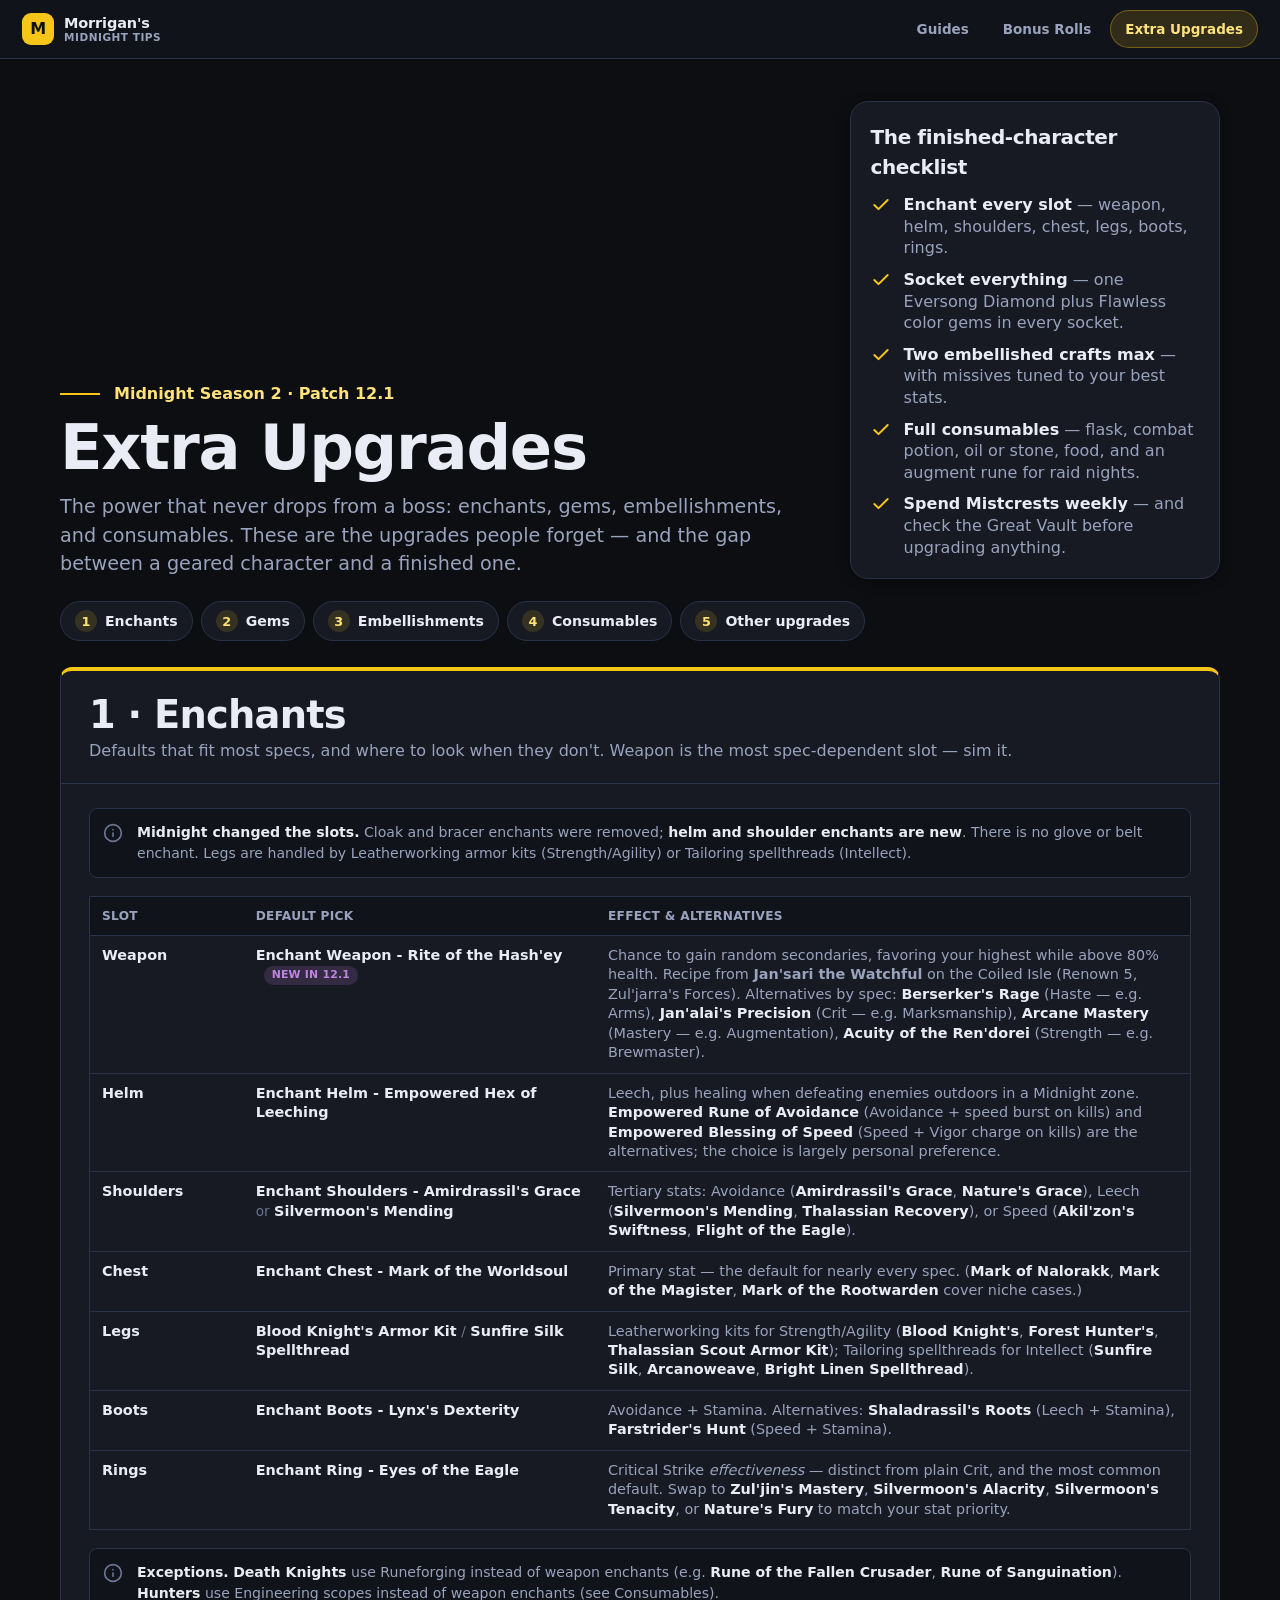
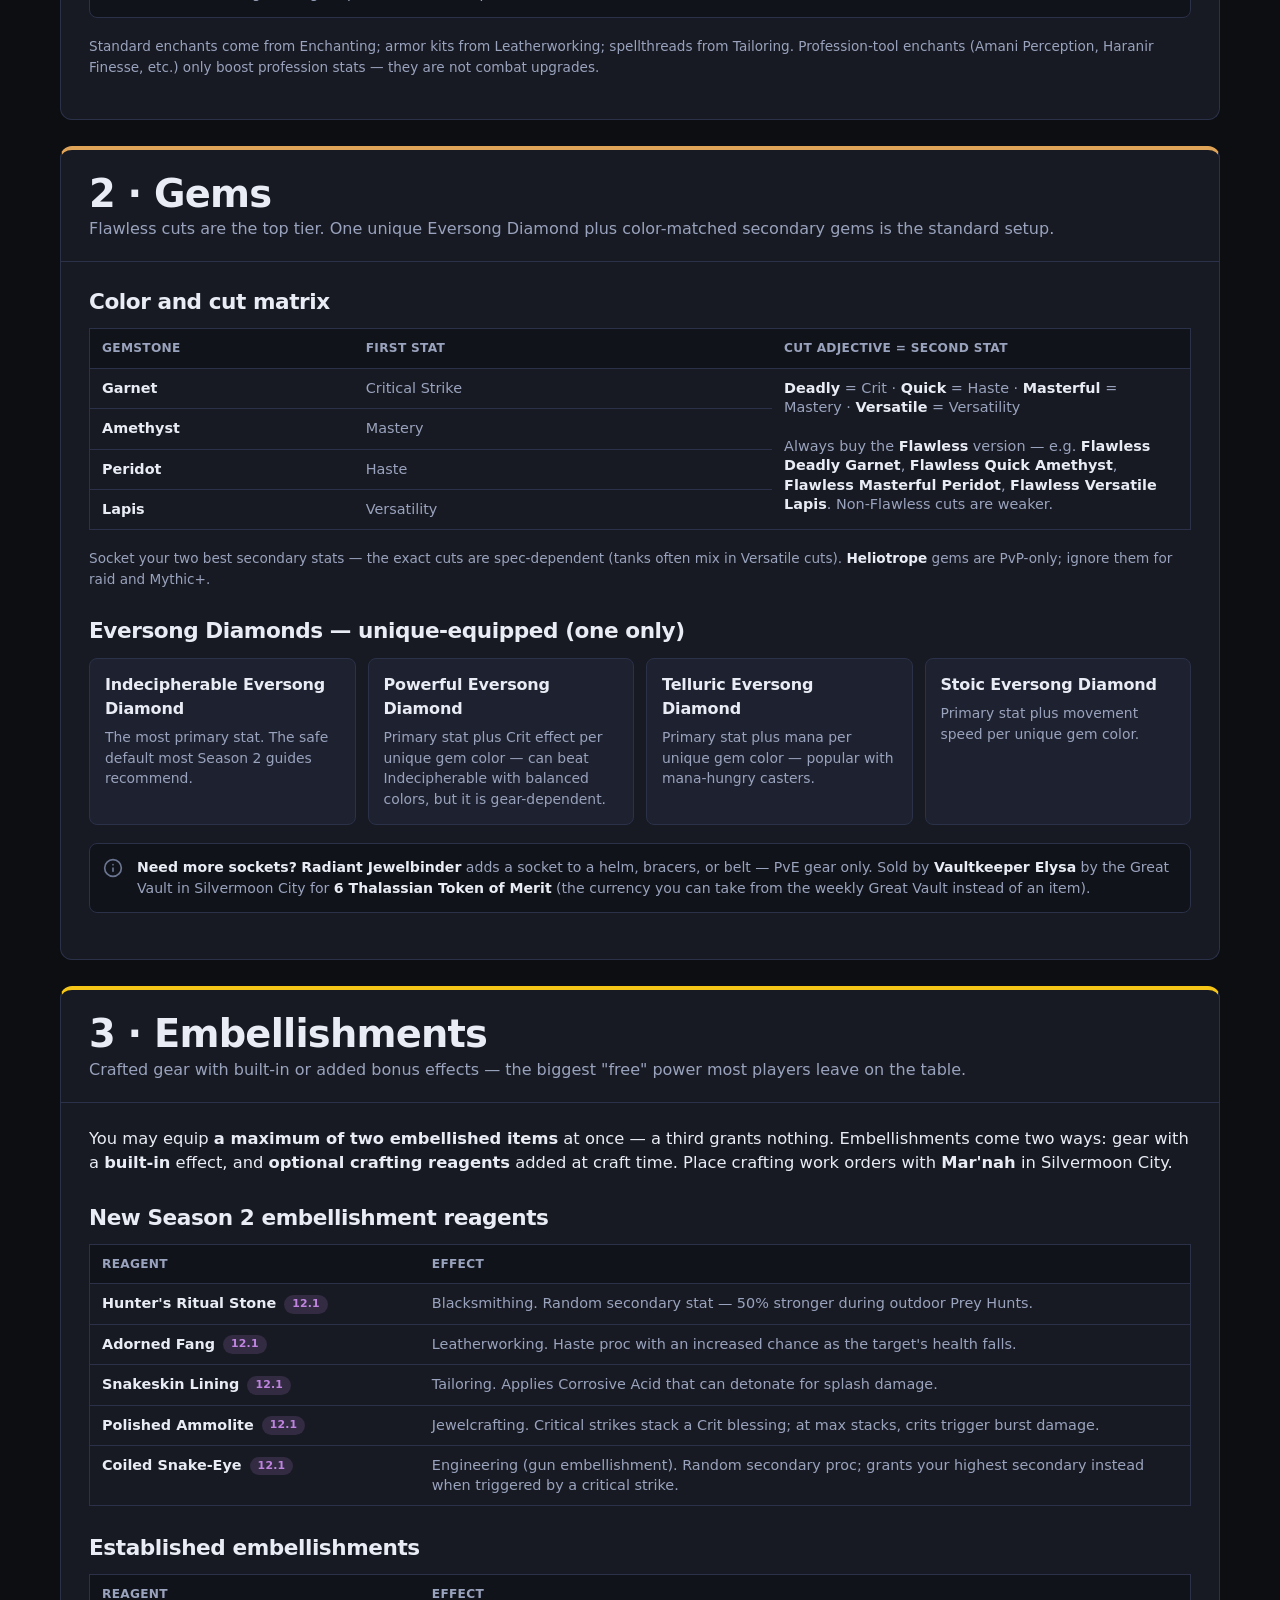
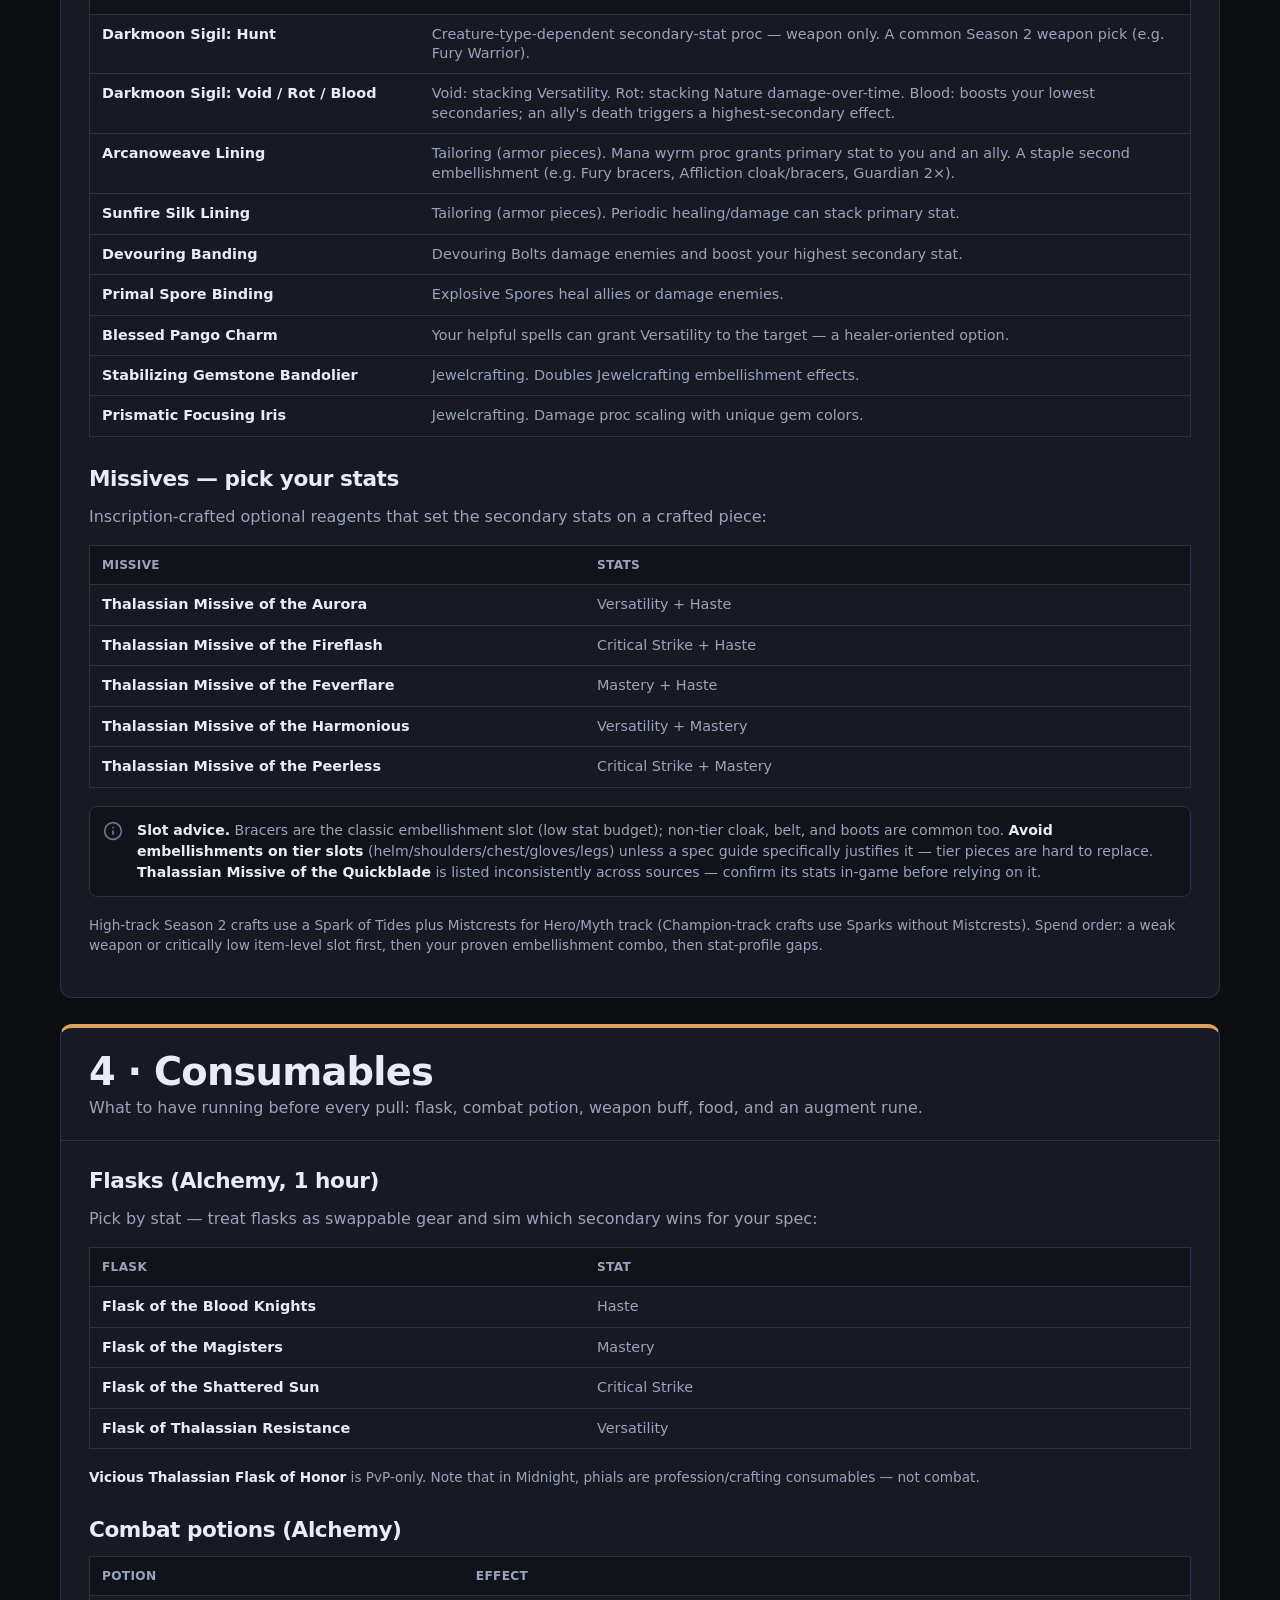
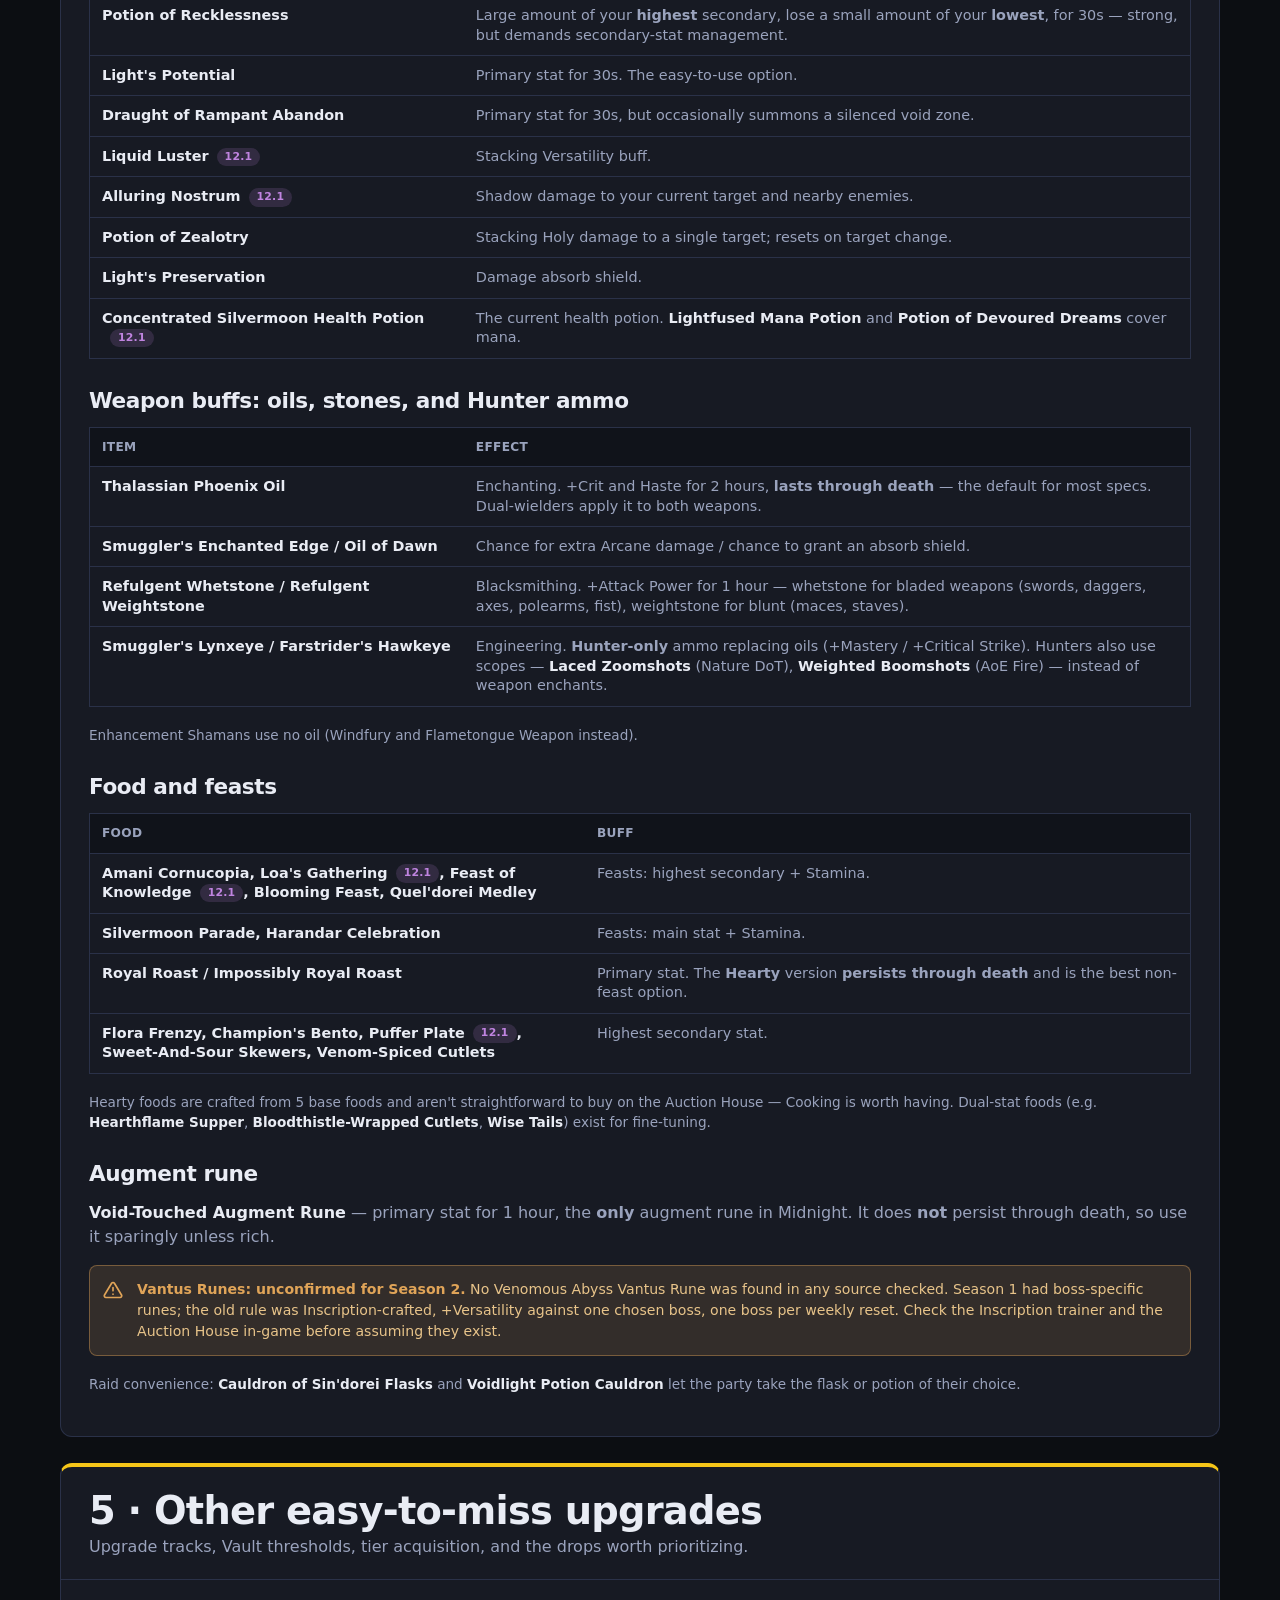
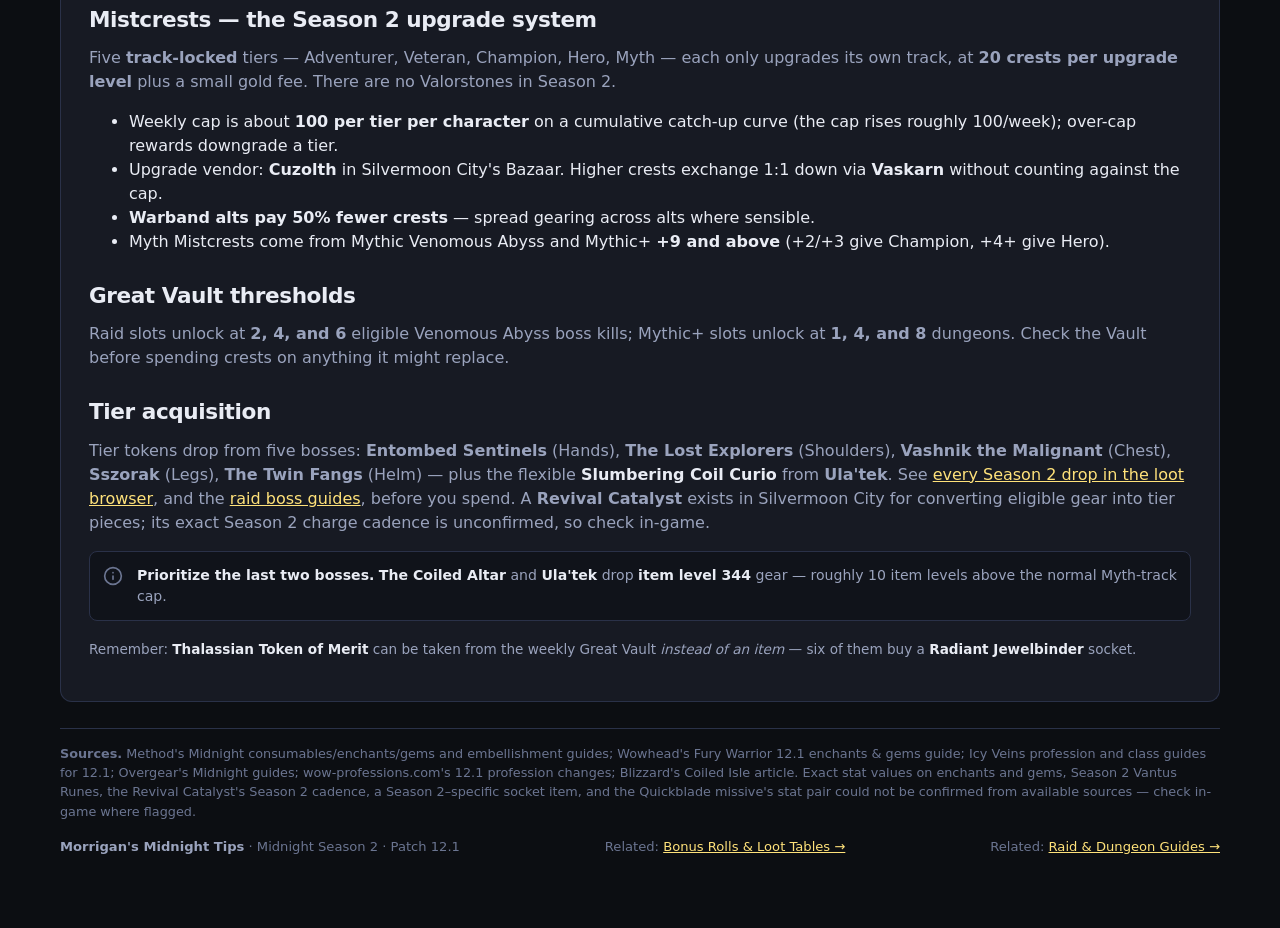
<file: extra-upgrades.html>
<!doctype html>
<html lang="en">
<head>
  <meta charset="utf-8" />
  <meta name="viewport" content="width=device-width, initial-scale=1, viewport-fit=cover" />
  <meta name="color-scheme" content="dark" />
  <link rel="icon" href="data:," />
  <link rel="stylesheet" href="assets/site.css" />
  <title>Midnight S2 Extra Upgrades — Enchants, Gems, Embellishments &amp; Consumables</title>
    <style>
    :root { color-scheme: dark; } /* tokens live in assets/site.css */
    * { box-sizing:border-box; }
    html { scroll-behavior:smooth; }
    body { margin:0; min-width:0; background:var(--wash); color:var(--ink); font-family:ui-sans-system,system-ui,-apple-system,"Segoe UI",sans-serif; font-size:16px; line-height:1.5; }
    button,a { -webkit-tap-highlight-color:transparent; }
    .page { width:min(1160px,calc(100% - 32px)); margin:0 auto; padding:42px 0 72px; }
    .hero { display:grid; grid-template-columns:minmax(0,1.55fr) minmax(280px,.75fr); gap:24px; align-items:end; margin-bottom:22px; }
    .hero-copy { min-width:0; }
    .season-line { display:flex; flex-wrap:wrap; gap:8px 14px; align-items:center; margin-bottom:11px; color:var(--fel-dark); font-weight:700; }
    .season-line .rule { width:40px; height:2px; background:var(--fel); }
    h1,h2,h3,p { margin-top:0; }
    h1,h2,h3 { font-weight:800; letter-spacing:-.02em; }
    h1 { max-width:780px; margin-bottom:13px; font-size:clamp(2.2rem,5vw,3.9rem); line-height:1; text-wrap:balance; }
    .lede { max-width:760px; margin-bottom:0; color:var(--muted); font-size:clamp(1.04rem,2vw,1.2rem); text-wrap:pretty; }
    .rules-card { padding:20px; background:var(--paper); border:1px solid var(--line); box-shadow:var(--shadow); border-radius:18px; }
    .rules-card h2 { margin-bottom:12px; font-size:1.25rem; }
    .rules-list { display:grid; gap:10px; margin:0; padding:0; list-style:none; }
    .rules-list li { display:grid; grid-template-columns:24px minmax(0,1fr); gap:9px; align-items:start; color:var(--muted); line-height:1.35; }
    .rules-list svg { width:20px; height:20px; color:var(--fel); margin-top:1px; }
    .rules-list strong { color:var(--ink); }
    .toc { display:flex; flex-wrap:wrap; gap:8px; margin:0 0 26px; padding:0; list-style:none; }
    .toc a { display:inline-flex; align-items:center; gap:8px; padding:8px 14px; border:1px solid var(--line); background:var(--paper); color:var(--ink); text-decoration:none; font-weight:700; font-size:.88rem; border-radius:999px; }
    .toc a:hover { border-color:var(--fel); color:var(--fel-dark); }
    .toc .n { display:grid; width:22px; height:22px; place-items:center; background:var(--fel-pale); color:var(--fel-dark); border-radius:50%; font-size:.8rem; font-weight:800; }
    .guide-section { background:var(--paper); border:1px solid var(--line); border-top:4px solid var(--fel); border-radius:12px; overflow:hidden; margin-bottom:26px; scroll-margin-top:16px; }
    .guide-section.alt { border-top-color:var(--raid); }
    .section-head { padding:25px 28px 20px; border-bottom:1px solid var(--line); }
    .section-head h2 { margin:0 0 4px; font-size:clamp(1.8rem,4vw,2.4rem); line-height:1; }
    .section-head p { margin:0; color:var(--muted); }
    .section-body { padding:24px 28px 28px; }
    .section-body h3 { font-size:1.35rem; margin:26px 0 10px; }
    .section-body h3:first-child { margin-top:0; }
    .section-body p { color:var(--muted); }
    .section-body p.lead { font-size:1.02rem; color:var(--ink); }
    .section-body a { color:var(--fel-dark); }
    table.spec-table { width:100%; border-collapse:collapse; table-layout:fixed; border:1px solid var(--line); margin:0 0 18px; }
    .spec-table th,.spec-table td { padding:10px 12px; border-bottom:1px solid var(--line); text-align:left; vertical-align:top; overflow-wrap:anywhere; }
    .spec-table th { background:var(--void); color:var(--muted); font-size:.76rem; letter-spacing:.025em; text-transform:uppercase; }
    .spec-table tbody tr:last-child td { border-bottom:0; }
    .spec-table td { color:var(--muted); font-size:.9rem; line-height:1.35; }
    .spec-table td:first-child { color:var(--ink); font-weight:700; }
    .spec-table .slot { white-space:nowrap; }
    .tag-new { display:inline-block; margin-left:8px; padding:2px 8px; background:var(--havoc-pale); color:var(--havoc); border-radius:999px; font-size:.68rem; font-weight:700; letter-spacing:.02em; text-transform:uppercase; vertical-align:middle; }
    .tag-check { display:inline-block; margin-left:8px; padding:2px 8px; background:var(--raid-pale); color:var(--raid); border-radius:999px; font-size:.68rem; font-weight:700; letter-spacing:.02em; text-transform:uppercase; vertical-align:middle; }
    .item-name { font-weight:700; color:var(--ink); }
    .note { color:var(--muted2); font-size:.85rem; }
    .callout { display:grid; grid-template-columns:24px minmax(0,1fr); gap:10px; margin:0 0 18px; padding:13px; background:var(--void); border:1px solid var(--line); border-radius:8px; color:var(--muted); font-size:.88rem; }
    .callout svg { width:20px; height:20px; color:var(--muted2); margin-top:1px; }
    .callout strong { color:var(--ink); }
    .callout.warn { background:var(--raid-pale); border-color:rgba(224,164,88,.4); color:#e8c48a; }
    .callout.warn strong { color:var(--raid); }
    .callout.warn svg { color:var(--raid); }
    .cards { display:grid; grid-template-columns:repeat(auto-fit,minmax(230px,1fr)); gap:12px; margin:0 0 18px; }
    .card { border:1px solid var(--line); border-radius:8px; background:#1e2230; padding:14px 15px; }
    .card h4 { margin:0 0 6px; font-size:1rem; font-weight:800; letter-spacing:-.01em; }
    .card p { margin:0; font-size:.87rem; color:var(--muted); }
    .card .item-name { display:block; margin-bottom:2px; }
    .sim-note { margin:18px 0 0; padding:12px 13px; background:var(--fel-pale); border:1px solid rgba(245,197,24,.4); border-radius:8px; color:#f0d98a; font-size:.88rem; line-height:1.45; }
    .sim-note strong { color:var(--fel-dark); }
    .footer-note { display:flex; flex-wrap:wrap; justify-content:space-between; gap:8px 20px; margin-top:16px; color:var(--muted2); font-size:.82rem; }
    .footer-note strong { color:var(--muted); }
    .sources { margin:20px 0 0; padding-top:15px; border-top:1px solid var(--line); color:var(--muted2); font-size:.8rem; }
    .sources a { color:var(--fel-dark); }
    @media (max-width:860px) { .hero{grid-template-columns:1fr;align-items:stretch} .section-body{padding-left:20px;padding-right:20px} .section-head{padding-left:20px;padding-right:20px} }
    @media (max-width:600px) {
      .page{width:min(100% - 20px,1160px);padding:24px 0 48px} h1{font-size:clamp(2.2rem,12vw,3.2rem)} .rules-card{padding:17px}
      .spec-table,.spec-table tbody,.spec-table tr,.spec-table td { display:block; width:100%; }
      .spec-table thead { display:none; }
      .spec-table { border:0; }
      .spec-table tr { border:1px solid var(--line); border-radius:8px; margin-bottom:9px; background:#1e2230; overflow:hidden; }
      .spec-table td { display:grid; grid-template-columns:88px minmax(0,1fr); gap:9px; border-bottom:1px solid var(--line); padding:8px 10px; }
      .spec-table td::before { content:attr(data-label); color:var(--muted2); font-size:.72rem; font-weight:700; text-transform:uppercase; }
      .spec-table tr:last-child td { border-bottom:1px solid var(--line); }
      .spec-table td:last-child { border-bottom:0; }
    }
    @media (prefers-reduced-motion:reduce) { html{scroll-behavior:auto} }
    @media print { .page{width:100%;padding:0} .guide-section{margin-bottom:20px;break-inside:avoid} .toc,.site-topbar{display:none} }
  </style>
</head>
<body>
<header class="site-topbar">
  <a class="site-brand" href="index.html" aria-label="Morrigan's Midnight Tips — home">
    <span class="brand-mark">M</span>
    <span class="brand-name">Morrigan's<small>MIDNIGHT TIPS</small></span>
  </a>
  <nav class="site-nav" aria-label="Site sections">
    <a href="index.html">Guides</a>
    <a href="bonus-rolls.html">Bonus Rolls</a>
    <a href="extra-upgrades.html" aria-current="page">Extra Upgrades</a>
  </nav>
</header>
<div class="page">
  <header class="hero">
    <div class="hero-copy">
      <div class="season-line"><span class="rule"></span><span>Midnight Season 2 · Patch 12.1</span></div>
      <h1>Extra Upgrades</h1>
      <p class="lede">The power that never drops from a boss: enchants, gems, embellishments, and consumables. These are the upgrades people forget — and the gap between a geared character and a finished one.</p>
    </div>
    <aside class="rules-card" aria-label="Extra upgrades checklist">
      <h2>The finished-character checklist</h2>
      <ul class="rules-list">
        <li><svg viewBox="0 0 24 24" fill="none" stroke="currentColor" stroke-width="2.4" stroke-linecap="round" stroke-linejoin="round"><path d="M20 6 9 17l-5-5"/></svg><span><strong>Enchant every slot</strong> — weapon, helm, shoulders, chest, legs, boots, rings.</span></li>
        <li><svg viewBox="0 0 24 24" fill="none" stroke="currentColor" stroke-width="2.4" stroke-linecap="round" stroke-linejoin="round"><path d="M20 6 9 17l-5-5"/></svg><span><strong>Socket everything</strong> — one Eversong Diamond plus Flawless color gems in every socket.</span></li>
        <li><svg viewBox="0 0 24 24" fill="none" stroke="currentColor" stroke-width="2.4" stroke-linecap="round" stroke-linejoin="round"><path d="M20 6 9 17l-5-5"/></svg><span><strong>Two embellished crafts max</strong> — with missives tuned to your best stats.</span></li>
        <li><svg viewBox="0 0 24 24" fill="none" stroke="currentColor" stroke-width="2.4" stroke-linecap="round" stroke-linejoin="round"><path d="M20 6 9 17l-5-5"/></svg><span><strong>Full consumables</strong> — flask, combat potion, oil or stone, food, and an augment rune for raid nights.</span></li>
        <li><svg viewBox="0 0 24 24" fill="none" stroke="currentColor" stroke-width="2.4" stroke-linecap="round" stroke-linejoin="round"><path d="M20 6 9 17l-5-5"/></svg><span><strong>Spend Mistcrests weekly</strong> — and check the Great Vault before upgrading anything.</span></li>
      </ul>
    </aside>
  </header>

  <nav aria-label="Sections">
    <ul class="toc">
      <li><a href="#enchants"><span class="n">1</span>Enchants</a></li>
      <li><a href="#gems"><span class="n">2</span>Gems</a></li>
      <li><a href="#embellishments"><span class="n">3</span>Embellishments</a></li>
      <li><a href="#consumables"><span class="n">4</span>Consumables</a></li>
      <li><a href="#other"><span class="n">5</span>Other upgrades</a></li>
    </ul>
  </nav>

  <!-- ============ 1. ENCHANTS ============ -->
  <section class="guide-section" id="enchants" aria-labelledby="h-enchants">
    <div class="section-head">
      <h2 id="h-enchants">1 · Enchants</h2>
      <p>Defaults that fit most specs, and where to look when they don't. Weapon is the most spec-dependent slot — sim it.</p>
    </div>
    <div class="section-body">
      <div class="callout" role="note">
        <svg viewBox="0 0 24 24" fill="none" stroke="currentColor" stroke-width="2" stroke-linecap="round" stroke-linejoin="round"><circle cx="12" cy="12" r="10"/><path d="M12 16v-4M12 8h.01"/></svg>
        <span><strong>Midnight changed the slots.</strong> Cloak and bracer enchants were removed; <strong>helm and shoulder enchants are new</strong>. There is no glove or belt enchant. Legs are handled by Leatherworking armor kits (Strength/Agility) or Tailoring spellthreads (Intellect).</span>
      </div>
      <table class="spec-table">
        <thead><tr><th style="width:14%">Slot</th><th style="width:32%">Default pick</th><th style="width:54%">Effect &amp; alternatives</th></tr></thead>
        <tbody>
          <tr>
            <td class="slot" data-label="Slot">Weapon</td>
            <td data-label="Default pick"><span class="item-name">Enchant Weapon - Rite of the Hash'ey</span><span class="tag-new">New in 12.1</span></td>
            <td data-label="Effect">Chance to gain random secondaries, favoring your highest while above 80% health. Recipe from <strong>Jan'sari the Watchful</strong> on the Coiled Isle (Renown 5, Zul'jarra's Forces). Alternatives by spec: <span class="item-name">Berserker's Rage</span> (Haste — e.g. Arms), <span class="item-name">Jan'alai's Precision</span> (Crit — e.g. Marksmanship), <span class="item-name">Arcane Mastery</span> (Mastery — e.g. Augmentation), <span class="item-name">Acuity of the Ren'dorei</span> (Strength — e.g. Brewmaster).</td>
          </tr>
          <tr>
            <td class="slot" data-label="Slot">Helm</td>
            <td data-label="Default pick"><span class="item-name">Enchant Helm - Empowered Hex of Leeching</span></td>
            <td data-label="Effect">Leech, plus healing when defeating enemies outdoors in a Midnight zone. <span class="item-name">Empowered Rune of Avoidance</span> (Avoidance + speed burst on kills) and <span class="item-name">Empowered Blessing of Speed</span> (Speed + Vigor charge on kills) are the alternatives; the choice is largely personal preference.</td>
          </tr>
          <tr>
            <td class="slot" data-label="Slot">Shoulders</td>
            <td data-label="Default pick"><span class="item-name">Enchant Shoulders - Amirdrassil's Grace</span> <span class="note">or</span> <span class="item-name">Silvermoon's Mending</span></td>
            <td data-label="Effect">Tertiary stats: Avoidance (<span class="item-name">Amirdrassil's Grace</span>, <span class="item-name">Nature's Grace</span>), Leech (<span class="item-name">Silvermoon's Mending</span>, <span class="item-name">Thalassian Recovery</span>), or Speed (<span class="item-name">Akil'zon's Swiftness</span>, <span class="item-name">Flight of the Eagle</span>).</td>
          </tr>
          <tr>
            <td class="slot" data-label="Slot">Chest</td>
            <td data-label="Default pick"><span class="item-name">Enchant Chest - Mark of the Worldsoul</span></td>
            <td data-label="Effect">Primary stat — the default for nearly every spec. (<span class="item-name">Mark of Nalorakk</span>, <span class="item-name">Mark of the Magister</span>, <span class="item-name">Mark of the Rootwarden</span> cover niche cases.)</td>
          </tr>
          <tr>
            <td class="slot" data-label="Slot">Legs</td>
            <td data-label="Default pick"><span class="item-name">Blood Knight's Armor Kit</span> <span class="note">/</span> <span class="item-name">Sunfire Silk Spellthread</span></td>
            <td data-label="Effect">Leatherworking kits for Strength/Agility (<span class="item-name">Blood Knight's</span>, <span class="item-name">Forest Hunter's</span>, <span class="item-name">Thalassian Scout Armor Kit</span>); Tailoring spellthreads for Intellect (<span class="item-name">Sunfire Silk</span>, <span class="item-name">Arcanoweave</span>, <span class="item-name">Bright Linen Spellthread</span>).</td>
          </tr>
          <tr>
            <td class="slot" data-label="Slot">Boots</td>
            <td data-label="Default pick"><span class="item-name">Enchant Boots - Lynx's Dexterity</span></td>
            <td data-label="Effect">Avoidance + Stamina. Alternatives: <span class="item-name">Shaladrassil's Roots</span> (Leech + Stamina), <span class="item-name">Farstrider's Hunt</span> (Speed + Stamina).</td>
          </tr>
          <tr>
            <td class="slot" data-label="Slot">Rings</td>
            <td data-label="Default pick"><span class="item-name">Enchant Ring - Eyes of the Eagle</span></td>
            <td data-label="Effect">Critical Strike <em>effectiveness</em> — distinct from plain Crit, and the most common default. Swap to <span class="item-name">Zul'jin's Mastery</span>, <span class="item-name">Silvermoon's Alacrity</span>, <span class="item-name">Silvermoon's Tenacity</span>, or <span class="item-name">Nature's Fury</span> to match your stat priority.</td>
          </tr>
        </tbody>
      </table>
      <div class="callout" role="note">
        <svg viewBox="0 0 24 24" fill="none" stroke="currentColor" stroke-width="2" stroke-linecap="round" stroke-linejoin="round"><circle cx="12" cy="12" r="10"/><path d="M12 16v-4M12 8h.01"/></svg>
        <span><strong>Exceptions.</strong> <strong>Death Knights</strong> use Runeforging instead of weapon enchants (e.g. <span class="item-name">Rune of the Fallen Crusader</span>, <span class="item-name">Rune of Sanguination</span>). <strong>Hunters</strong> use Engineering scopes instead of weapon enchants (see Consumables).</span>
      </div>
      <p class="note">Standard enchants come from Enchanting; armor kits from Leatherworking; spellthreads from Tailoring. Profession-tool enchants (Amani Perception, Haranir Finesse, etc.) only boost profession stats — they are not combat upgrades.</p>
    </div>
  </section>

  <!-- ============ 2. GEMS ============ -->
  <section class="guide-section alt" id="gems" aria-labelledby="h-gems">
    <div class="section-head">
      <h2 id="h-gems">2 · Gems</h2>
      <p>Flawless cuts are the top tier. One unique Eversong Diamond plus color-matched secondary gems is the standard setup.</p>
    </div>
    <div class="section-body">
      <h3>Color and cut matrix</h3>
      <table class="spec-table">
        <thead><tr><th style="width:24%">Gemstone</th><th style="width:38%">First stat</th><th style="width:38%">Cut adjective = second stat</th></tr></thead>
        <tbody>
          <tr><td class="slot" data-label="Gemstone"><span class="item-name">Garnet</span></td><td data-label="First stat">Critical Strike</td><td data-label="Cut" rowspan="4"><span class="item-name">Deadly</span> = Crit · <span class="item-name">Quick</span> = Haste · <span class="item-name">Masterful</span> = Mastery · <span class="item-name">Versatile</span> = Versatility<br><br>Always buy the <span class="item-name">Flawless</span> version — e.g. <span class="item-name">Flawless Deadly Garnet</span>, <span class="item-name">Flawless Quick Amethyst</span>, <span class="item-name">Flawless Masterful Peridot</span>, <span class="item-name">Flawless Versatile Lapis</span>. Non-Flawless cuts are weaker.</td></tr>
          <tr><td class="slot" data-label="Gemstone"><span class="item-name">Amethyst</span></td><td data-label="First stat">Mastery</td></tr>
          <tr><td class="slot" data-label="Gemstone"><span class="item-name">Peridot</span></td><td data-label="First stat">Haste</td></tr>
          <tr><td class="slot" data-label="Gemstone"><span class="item-name">Lapis</span></td><td data-label="First stat">Versatility</td></tr>
        </tbody>
      </table>
      <p class="note">Socket your two best secondary stats — the exact cuts are spec-dependent (tanks often mix in Versatile cuts). <span class="item-name">Heliotrope</span> gems are PvP-only; ignore them for raid and Mythic+.</p>
      <h3>Eversong Diamonds — unique-equipped (one only)</h3>
      <div class="cards">
        <div class="card"><h4><span class="item-name">Indecipherable Eversong Diamond</span></h4><p>The most primary stat. The safe default most Season 2 guides recommend.</p></div>
        <div class="card"><h4><span class="item-name">Powerful Eversong Diamond</span></h4><p>Primary stat plus Crit effect per unique gem color — can beat Indecipherable with balanced colors, but it is gear-dependent.</p></div>
        <div class="card"><h4><span class="item-name">Telluric Eversong Diamond</span></h4><p>Primary stat plus mana per unique gem color — popular with mana-hungry casters.</p></div>
        <div class="card"><h4><span class="item-name">Stoic Eversong Diamond</span></h4><p>Primary stat plus movement speed per unique gem color.</p></div>
      </div>
      <div class="callout" role="note">
        <svg viewBox="0 0 24 24" fill="none" stroke="currentColor" stroke-width="2" stroke-linecap="round" stroke-linejoin="round"><circle cx="12" cy="12" r="10"/><path d="M12 16v-4M12 8h.01"/></svg>
        <span><strong>Need more sockets?</strong> <span class="item-name">Radiant Jewelbinder</span> adds a socket to a helm, bracers, or belt — PvE gear only. Sold by <strong>Vaultkeeper Elysa</strong> by the Great Vault in Silvermoon City for <strong>6 Thalassian Token of Merit</strong> (the currency you can take from the weekly Great Vault instead of an item).</span>
      </div>
    </div>
  </section>

  <!-- ============ 3. EMBELLISHMENTS ============ -->
  <section class="guide-section" id="embellishments" aria-labelledby="h-embellishments">
    <div class="section-head">
      <h2 id="h-embellishments">3 · Embellishments</h2>
      <p>Crafted gear with built-in or added bonus effects — the biggest "free" power most players leave on the table.</p>
    </div>
    <div class="section-body">
      <p class="lead">You may equip <strong>a maximum of two embellished items</strong> at once — a third grants nothing. Embellishments come two ways: gear with a <strong>built-in</strong> effect, and <strong>optional crafting reagents</strong> added at craft time. Place crafting work orders with <strong>Mar'nah</strong> in Silvermoon City.</p>
      <h3>New Season 2 embellishment reagents</h3>
      <table class="spec-table">
        <thead><tr><th style="width:30%">Reagent</th><th style="width:70%">Effect</th></tr></thead>
        <tbody>
          <tr><td data-label="Reagent"><span class="item-name">Hunter's Ritual Stone</span><span class="tag-new">12.1</span></td><td data-label="Effect">Blacksmithing. Random secondary stat — 50% stronger during outdoor Prey Hunts.</td></tr>
          <tr><td data-label="Reagent"><span class="item-name">Adorned Fang</span><span class="tag-new">12.1</span></td><td data-label="Effect">Leatherworking. Haste proc with an increased chance as the target's health falls.</td></tr>
          <tr><td data-label="Reagent"><span class="item-name">Snakeskin Lining</span><span class="tag-new">12.1</span></td><td data-label="Effect">Tailoring. Applies Corrosive Acid that can detonate for splash damage.</td></tr>
          <tr><td data-label="Reagent"><span class="item-name">Polished Ammolite</span><span class="tag-new">12.1</span></td><td data-label="Effect">Jewelcrafting. Critical strikes stack a Crit blessing; at max stacks, crits trigger burst damage.</td></tr>
          <tr><td data-label="Reagent"><span class="item-name">Coiled Snake-Eye</span><span class="tag-new">12.1</span></td><td data-label="Effect">Engineering (gun embellishment). Random secondary proc; grants your highest secondary instead when triggered by a critical strike.</td></tr>
        </tbody>
      </table>
      <h3>Established embellishments</h3>
      <table class="spec-table">
        <thead><tr><th style="width:30%">Reagent</th><th style="width:70%">Effect</th></tr></thead>
        <tbody>
          <tr><td data-label="Reagent"><span class="item-name">Darkmoon Sigil: Hunt</span></td><td data-label="Effect">Creature-type-dependent secondary-stat proc — weapon only. A common Season 2 weapon pick (e.g. Fury Warrior).</td></tr>
          <tr><td data-label="Reagent"><span class="item-name">Darkmoon Sigil: Void</span> / <span class="item-name">Rot</span> / <span class="item-name">Blood</span></td><td data-label="Effect">Void: stacking Versatility. Rot: stacking Nature damage-over-time. Blood: boosts your lowest secondaries; an ally's death triggers a highest-secondary effect.</td></tr>
          <tr><td data-label="Reagent"><span class="item-name">Arcanoweave Lining</span></td><td data-label="Effect">Tailoring (armor pieces). Mana wyrm proc grants primary stat to you and an ally. A staple second embellishment (e.g. Fury bracers, Affliction cloak/bracers, Guardian 2×).</td></tr>
          <tr><td data-label="Reagent"><span class="item-name">Sunfire Silk Lining</span></td><td data-label="Effect">Tailoring (armor pieces). Periodic healing/damage can stack primary stat.</td></tr>
          <tr><td data-label="Reagent"><span class="item-name">Devouring Banding</span></td><td data-label="Effect">Devouring Bolts damage enemies and boost your highest secondary stat.</td></tr>
          <tr><td data-label="Reagent"><span class="item-name">Primal Spore Binding</span></td><td data-label="Effect">Explosive Spores heal allies or damage enemies.</td></tr>
          <tr><td data-label="Reagent"><span class="item-name">Blessed Pango Charm</span></td><td data-label="Effect">Your helpful spells can grant Versatility to the target — a healer-oriented option.</td></tr>
          <tr><td data-label="Reagent"><span class="item-name">Stabilizing Gemstone Bandolier</span></td><td data-label="Effect">Jewelcrafting. Doubles Jewelcrafting embellishment effects.</td></tr>
          <tr><td data-label="Reagent"><span class="item-name">Prismatic Focusing Iris</span></td><td data-label="Effect">Jewelcrafting. Damage proc scaling with unique gem colors.</td></tr>
        </tbody>
      </table>
      <h3>Missives — pick your stats</h3>
      <p>Inscription-crafted optional reagents that set the secondary stats on a crafted piece:</p>
      <table class="spec-table">
        <thead><tr><th style="width:45%">Missive</th><th style="width:55%">Stats</th></tr></thead>
        <tbody>
          <tr><td data-label="Missive"><span class="item-name">Thalassian Missive of the Aurora</span></td><td data-label="Stats">Versatility + Haste</td></tr>
          <tr><td data-label="Missive"><span class="item-name">Thalassian Missive of the Fireflash</span></td><td data-label="Stats">Critical Strike + Haste</td></tr>
          <tr><td data-label="Missive"><span class="item-name">Thalassian Missive of the Feverflare</span></td><td data-label="Stats">Mastery + Haste</td></tr>
          <tr><td data-label="Missive"><span class="item-name">Thalassian Missive of the Harmonious</span></td><td data-label="Stats">Versatility + Mastery</td></tr>
          <tr><td data-label="Missive"><span class="item-name">Thalassian Missive of the Peerless</span></td><td data-label="Stats">Critical Strike + Mastery</td></tr>
        </tbody>
      </table>
      <div class="callout" role="note">
        <svg viewBox="0 0 24 24" fill="none" stroke="currentColor" stroke-width="2" stroke-linecap="round" stroke-linejoin="round"><circle cx="12" cy="12" r="10"/><path d="M12 16v-4M12 8h.01"/></svg>
        <span><strong>Slot advice.</strong> Bracers are the classic embellishment slot (low stat budget); non-tier cloak, belt, and boots are common too. <strong>Avoid embellishments on tier slots</strong> (helm/shoulders/chest/gloves/legs) unless a spec guide specifically justifies it — tier pieces are hard to replace. <span class="item-name">Thalassian Missive of the Quickblade</span> is listed inconsistently across sources — confirm its stats in-game before relying on it.</span>
      </div>
      <p class="note">High-track Season 2 crafts use a Spark of Tides plus Mistcrests for Hero/Myth track (Champion-track crafts use Sparks without Mistcrests). Spend order: a weak weapon or critically low item-level slot first, then your proven embellishment combo, then stat-profile gaps.</p>
    </div>
  </section>

  <!-- ============ 4. CONSUMABLES ============ -->
  <section class="guide-section alt" id="consumables" aria-labelledby="h-consumables">
    <div class="section-head">
      <h2 id="h-consumables">4 · Consumables</h2>
      <p>What to have running before every pull: flask, combat potion, weapon buff, food, and an augment rune.</p>
    </div>
    <div class="section-body">
      <h3>Flasks (Alchemy, 1 hour)</h3>
      <p>Pick by stat — treat flasks as swappable gear and sim which secondary wins for your spec:</p>
      <table class="spec-table">
        <thead><tr><th style="width:45%">Flask</th><th style="width:55%">Stat</th></tr></thead>
        <tbody>
          <tr><td data-label="Flask"><span class="item-name">Flask of the Blood Knights</span></td><td data-label="Stat">Haste</td></tr>
          <tr><td data-label="Flask"><span class="item-name">Flask of the Magisters</span></td><td data-label="Stat">Mastery</td></tr>
          <tr><td data-label="Flask"><span class="item-name">Flask of the Shattered Sun</span></td><td data-label="Stat">Critical Strike</td></tr>
          <tr><td data-label="Flask"><span class="item-name">Flask of Thalassian Resistance</span></td><td data-label="Stat">Versatility</td></tr>
        </tbody>
      </table>
      <p class="note"><span class="item-name">Vicious Thalassian Flask of Honor</span> is PvP-only. Note that in Midnight, phials are profession/crafting consumables — not combat.</p>
      <h3>Combat potions (Alchemy)</h3>
      <table class="spec-table">
        <thead><tr><th style="width:34%">Potion</th><th style="width:66%">Effect</th></tr></thead>
        <tbody>
          <tr><td data-label="Potion"><span class="item-name">Potion of Recklessness</span></td><td data-label="Effect">Large amount of your <strong>highest</strong> secondary, lose a small amount of your <strong>lowest</strong>, for 30s — strong, but demands secondary-stat management.</td></tr>
          <tr><td data-label="Potion"><span class="item-name">Light's Potential</span></td><td data-label="Effect">Primary stat for 30s. The easy-to-use option.</td></tr>
          <tr><td data-label="Potion"><span class="item-name">Draught of Rampant Abandon</span></td><td data-label="Effect">Primary stat for 30s, but occasionally summons a silenced void zone.</td></tr>
          <tr><td data-label="Potion"><span class="item-name">Liquid Luster</span><span class="tag-new">12.1</span></td><td data-label="Effect">Stacking Versatility buff.</td></tr>
          <tr><td data-label="Potion"><span class="item-name">Alluring Nostrum</span><span class="tag-new">12.1</span></td><td data-label="Effect">Shadow damage to your current target and nearby enemies.</td></tr>
          <tr><td data-label="Potion"><span class="item-name">Potion of Zealotry</span></td><td data-label="Effect">Stacking Holy damage to a single target; resets on target change.</td></tr>
          <tr><td data-label="Potion"><span class="item-name">Light's Preservation</span></td><td data-label="Effect">Damage absorb shield.</td></tr>
          <tr><td data-label="Potion"><span class="item-name">Concentrated Silvermoon Health Potion</span><span class="tag-new">12.1</span></td><td data-label="Effect">The current health potion. <span class="item-name">Lightfused Mana Potion</span> and <span class="item-name">Potion of Devoured Dreams</span> cover mana.</td></tr>
        </tbody>
      </table>
      <h3>Weapon buffs: oils, stones, and Hunter ammo</h3>
      <table class="spec-table">
        <thead><tr><th style="width:34%">Item</th><th style="width:66%">Effect</th></tr></thead>
        <tbody>
          <tr><td data-label="Item"><span class="item-name">Thalassian Phoenix Oil</span></td><td data-label="Effect">Enchanting. +Crit and Haste for 2 hours, <strong>lasts through death</strong> — the default for most specs. Dual-wielders apply it to both weapons.</td></tr>
          <tr><td data-label="Item"><span class="item-name">Smuggler's Enchanted Edge</span> / <span class="item-name">Oil of Dawn</span></td><td data-label="Effect">Chance for extra Arcane damage / chance to grant an absorb shield.</td></tr>
          <tr><td data-label="Item"><span class="item-name">Refulgent Whetstone</span> / <span class="item-name">Refulgent Weightstone</span></td><td data-label="Effect">Blacksmithing. +Attack Power for 1 hour — whetstone for bladed weapons (swords, daggers, axes, polearms, fist), weightstone for blunt (maces, staves).</td></tr>
          <tr><td data-label="Item"><span class="item-name">Smuggler's Lynxeye</span> / <span class="item-name">Farstrider's Hawkeye</span></td><td data-label="Effect">Engineering. <strong>Hunter-only</strong> ammo replacing oils (+Mastery / +Critical Strike). Hunters also use scopes — <span class="item-name">Laced Zoomshots</span> (Nature DoT), <span class="item-name">Weighted Boomshots</span> (AoE Fire) — instead of weapon enchants.</td></tr>
        </tbody>
      </table>
      <p class="note">Enhancement Shamans use no oil (Windfury and Flametongue Weapon instead).</p>
      <h3>Food and feasts</h3>
      <table class="spec-table">
        <thead><tr><th style="width:45%">Food</th><th style="width:55%">Buff</th></tr></thead>
        <tbody>
          <tr><td data-label="Food"><span class="item-name">Amani Cornucopia</span>, <span class="item-name">Loa's Gathering</span><span class="tag-new">12.1</span>, <span class="item-name">Feast of Knowledge</span><span class="tag-new">12.1</span>, <span class="item-name">Blooming Feast</span>, <span class="item-name">Quel'dorei Medley</span></td><td data-label="Buff">Feasts: highest secondary + Stamina.</td></tr>
          <tr><td data-label="Food"><span class="item-name">Silvermoon Parade</span>, <span class="item-name">Harandar Celebration</span></td><td data-label="Buff">Feasts: main stat + Stamina.</td></tr>
          <tr><td data-label="Food"><span class="item-name">Royal Roast</span> / <span class="item-name">Impossibly Royal Roast</span></td><td data-label="Buff">Primary stat. The <strong>Hearty</strong> version <strong>persists through death</strong> and is the best non-feast option.</td></tr>
          <tr><td data-label="Food"><span class="item-name">Flora Frenzy</span>, <span class="item-name">Champion's Bento</span>, <span class="item-name">Puffer Plate</span><span class="tag-new">12.1</span>, <span class="item-name">Sweet-And-Sour Skewers</span>, <span class="item-name">Venom-Spiced Cutlets</span></td><td data-label="Buff">Highest secondary stat.</td></tr>
        </tbody>
      </table>
      <p class="note">Hearty foods are crafted from 5 base foods and aren't straightforward to buy on the Auction House — Cooking is worth having. Dual-stat foods (e.g. <span class="item-name">Hearthflame Supper</span>, <span class="item-name">Bloodthistle-Wrapped Cutlets</span>, <span class="item-name">Wise Tails</span>) exist for fine-tuning.</p>
      <h3>Augment rune</h3>
      <p><span class="item-name">Void-Touched Augment Rune</span> — primary stat for 1 hour, the <strong>only</strong> augment rune in Midnight. It does <strong>not</strong> persist through death, so use it sparingly unless rich.</p>
      <div class="callout warn" role="note">
        <svg viewBox="0 0 24 24" fill="none" stroke="currentColor" stroke-width="2" stroke-linecap="round" stroke-linejoin="round"><path d="M10.3 3.9 1.8 18a2 2 0 0 0 1.7 3h17a2 2 0 0 0 1.7-3L13.7 3.9a2 2 0 0 0-3.4 0z"/><path d="M12 9v4M12 17h.01"/></svg>
        <span><strong>Vantus Runes: unconfirmed for Season 2.</strong> No Venomous Abyss Vantus Rune was found in any source checked. Season 1 had boss-specific runes; the old rule was Inscription-crafted, +Versatility against one chosen boss, one boss per weekly reset. Check the Inscription trainer and the Auction House in-game before assuming they exist.</span>
      </div>
      <p class="note">Raid convenience: <span class="item-name">Cauldron of Sin'dorei Flasks</span> and <span class="item-name">Voidlight Potion Cauldron</span> let the party take the flask or potion of their choice.</p>
    </div>
  </section>

  <!-- ============ 5. OTHER ============ -->
  <section class="guide-section" id="other" aria-labelledby="h-other">
    <div class="section-head">
      <h2 id="h-other">5 · Other easy-to-miss upgrades</h2>
      <p>Upgrade tracks, Vault thresholds, tier acquisition, and the drops worth prioritizing.</p>
    </div>
    <div class="section-body">
      <h3>Mistcrests — the Season 2 upgrade system</h3>
      <p>Five <strong>track-locked</strong> tiers — Adventurer, Veteran, Champion, Hero, Myth — each only upgrades its own track, at <strong>20 crests per upgrade level</strong> plus a small gold fee. There are no Valorstones in Season 2.</p>
      <ul>
        <li>Weekly cap is about <strong>100 per tier per character</strong> on a cumulative catch-up curve (the cap rises roughly 100/week); over-cap rewards downgrade a tier.</li>
        <li>Upgrade vendor: <strong>Cuzolth</strong> in Silvermoon City's Bazaar. Higher crests exchange 1:1 down via <strong>Vaskarn</strong> without counting against the cap.</li>
        <li><strong>Warband alts pay 50% fewer crests</strong> — spread gearing across alts where sensible.</li>
        <li>Myth Mistcrests come from Mythic Venomous Abyss and Mythic+ <strong>+9 and above</strong> (+2/+3 give Champion, +4+ give Hero).</li>
      </ul>
      <h3>Great Vault thresholds</h3>
      <p>Raid slots unlock at <strong>2, 4, and 6</strong> eligible Venomous Abyss boss kills; Mythic+ slots unlock at <strong>1, 4, and 8</strong> dungeons. Check the Vault before spending crests on anything it might replace.</p>
      <h3>Tier acquisition</h3>
      <p>Tier tokens drop from five bosses: <strong>Entombed Sentinels</strong> (Hands), <strong>The Lost Explorers</strong> (Shoulders), <strong>Vashnik the Malignant</strong> (Chest), <strong>Sszorak</strong> (Legs), <strong>The Twin Fangs</strong> (Helm) — plus the flexible <span class="item-name">Slumbering Coil Curio</span> from <strong>Ula'tek</strong>. See <a href="bonus-rolls.html#browse">every Season 2 drop in the loot browser</a>, and the <a href="index.html#raid-nekzali">raid boss guides</a>, before you spend. A <strong>Revival Catalyst</strong> exists in Silvermoon City for converting eligible gear into tier pieces; its exact Season 2 charge cadence is unconfirmed, so check in-game.</p>
      <div class="callout" role="note">
        <svg viewBox="0 0 24 24" fill="none" stroke="currentColor" stroke-width="2" stroke-linecap="round" stroke-linejoin="round"><circle cx="12" cy="12" r="10"/><path d="M12 16v-4M12 8h.01"/></svg>
        <span><strong>Prioritize the last two bosses.</strong> <strong>The Coiled Altar</strong> and <strong>Ula'tek</strong> drop <strong>item level 344</strong> gear — roughly 10 item levels above the normal Myth-track cap.</span>
      </div>
      <p class="note">Remember: <span class="item-name">Thalassian Token of Merit</span> can be taken from the weekly Great Vault <em>instead of an item</em> — six of them buy a <span class="item-name">Radiant Jewelbinder</span> socket.</p>
    </div>
  </section>

  <div class="sources">
    <p><strong>Sources.</strong> Method's Midnight consumables/enchants/gems and embellishment guides; Wowhead's Fury Warrior 12.1 enchants &amp; gems guide; Icy Veins profession and class guides for 12.1; Overgear's Midnight guides; wow-professions.com's 12.1 profession changes; Blizzard's Coiled Isle article. Exact stat values on enchants and gems, Season 2 Vantus Runes, the Revival Catalyst's Season 2 cadence, a Season 2–specific socket item, and the Quickblade missive's stat pair could not be confirmed from available sources — check in-game where flagged.</p>
  </div>

  <div class="footer-note">
    <span><strong>Morrigan's Midnight Tips</strong> · Midnight Season 2 · Patch 12.1</span>
    <span>Related: <a href="bonus-rolls.html" style="color:var(--fel-dark)">Bonus Rolls &amp; Loot Tables →</a></span>
    <span>Related: <a href="index.html" style="color:var(--fel-dark)">Raid &amp; Dungeon Guides →</a></span>
  </div>
</div>
</body>
</html>
</file>
<file: assets/site.css>
/* Morrigan's Midnight Tips — shared chrome for all three sections.
   Dark "guides" theme tokens + global top navigation + cross-link styles. */

:root{
  --bg:#0c0e12;
  --bg2:#10131a;
  --panel:#171a23;
  --panel2:#1e2230;
  --panel3:#252b3e;
  --line:#2a3148;
  --line2:#313a56;
  --ink:#e9ecf4;
  --muted:#9aa3bd;
  --muted2:#6b7591;
  --gold:#f5c518;
  --gold2:#ffe27a;
  --gold-dim:rgba(245,197,24,.14);
  --green:#3ae68a;
  --accent-venom:#6e84ff;
  --radius:18px;
  --radius-sm:12px;
  --shadow:0 2px 12px rgba(0,0,0,.35);

  /* Aliases used by the Bonus Rolls / Extra Upgrades pages — same values, one source of truth */
  --paper:var(--panel);
  --wash:var(--bg);
  --fel:var(--gold);
  --fel-dark:var(--gold2);
  --fel-pale:var(--gold-dim);
  --void:var(--bg2);
  --vengeance:#d97f3e;
  --vengeance-pale:rgba(217,127,62,.16);
  --havoc:#c084e0;
  --havoc-pale:rgba(192,132,224,.16);
  --raid:#e0a458;
  --raid-pale:rgba(224,164,88,.14);
}

/* ---------- Global top navigation ---------- */
.site-topbar{
  display:flex; align-items:center; justify-content:space-between; gap:16px;
  padding:10px 22px; background:var(--bg2); border-bottom:1px solid var(--line);
}
.site-brand{display:flex; align-items:center; gap:10px; text-decoration:none; color:var(--ink); flex:none;}
.site-brand .brand-mark{
  width:32px; height:32px; border-radius:9px; display:grid; place-items:center;
  background:var(--gold); color:#111; font-weight:800;
  font-size:16px; letter-spacing:-.02em;
}
.site-brand .brand-name{font-weight:800; font-size:14.5px; letter-spacing:-.01em; line-height:1.15;}
.site-brand .brand-name small{display:block; font-size:10.5px; color:var(--muted); font-weight:600; letter-spacing:.05em;}
.site-nav{display:flex; gap:4px; flex-wrap:wrap; justify-content:flex-end;}
.site-nav a{
  padding:8px 14px; border-radius:999px; color:var(--muted); text-decoration:none;
  font-weight:700; font-size:13.5px; border:1px solid transparent; white-space:nowrap;
}
.site-nav a:hover{color:#fff; background:var(--panel2);}
.site-nav a[aria-current="page"]{color:var(--gold2); background:var(--gold-dim); border-color:rgba(245,197,24,.35);}
.site-nav a:focus-visible{outline:2px solid var(--accent-venom); outline-offset:2px;}
@media (max-width:640px){
  .site-topbar{padding:8px 12px; gap:10px;}
  .site-brand .brand-name{display:none;}
  .site-nav a{padding:7px 10px; font-size:12.5px;}
}

/* ---------- Contextual cross-links ---------- */
.xlink-strip{
  margin:0; padding:12px 28px; background:var(--bg2); border-top:1px solid var(--line);
  color:var(--muted); font-size:.88rem;
}
.xlink-strip a{color:var(--gold2); font-weight:700; text-decoration:none;}
.xlink-strip a:hover{text-decoration:underline;}
.guide-xlink{
  font-size:.76rem; font-weight:700; color:var(--muted); text-decoration:none;
  border:1px solid var(--line); border-radius:999px; padding:3px 10px; margin-left:10px;
  white-space:nowrap; vertical-align:middle;
}
.guide-xlink:hover{color:var(--gold2); border-color:var(--gold);}
a.pill-link{text-decoration:none; border:1px solid rgba(245,197,24,.4); color:var(--gold2);}
a.pill-link:hover{background:var(--gold-dim); color:#fff;}
.meta{display:flex; flex-wrap:wrap; gap:8px; align-items:center;}
</file>
